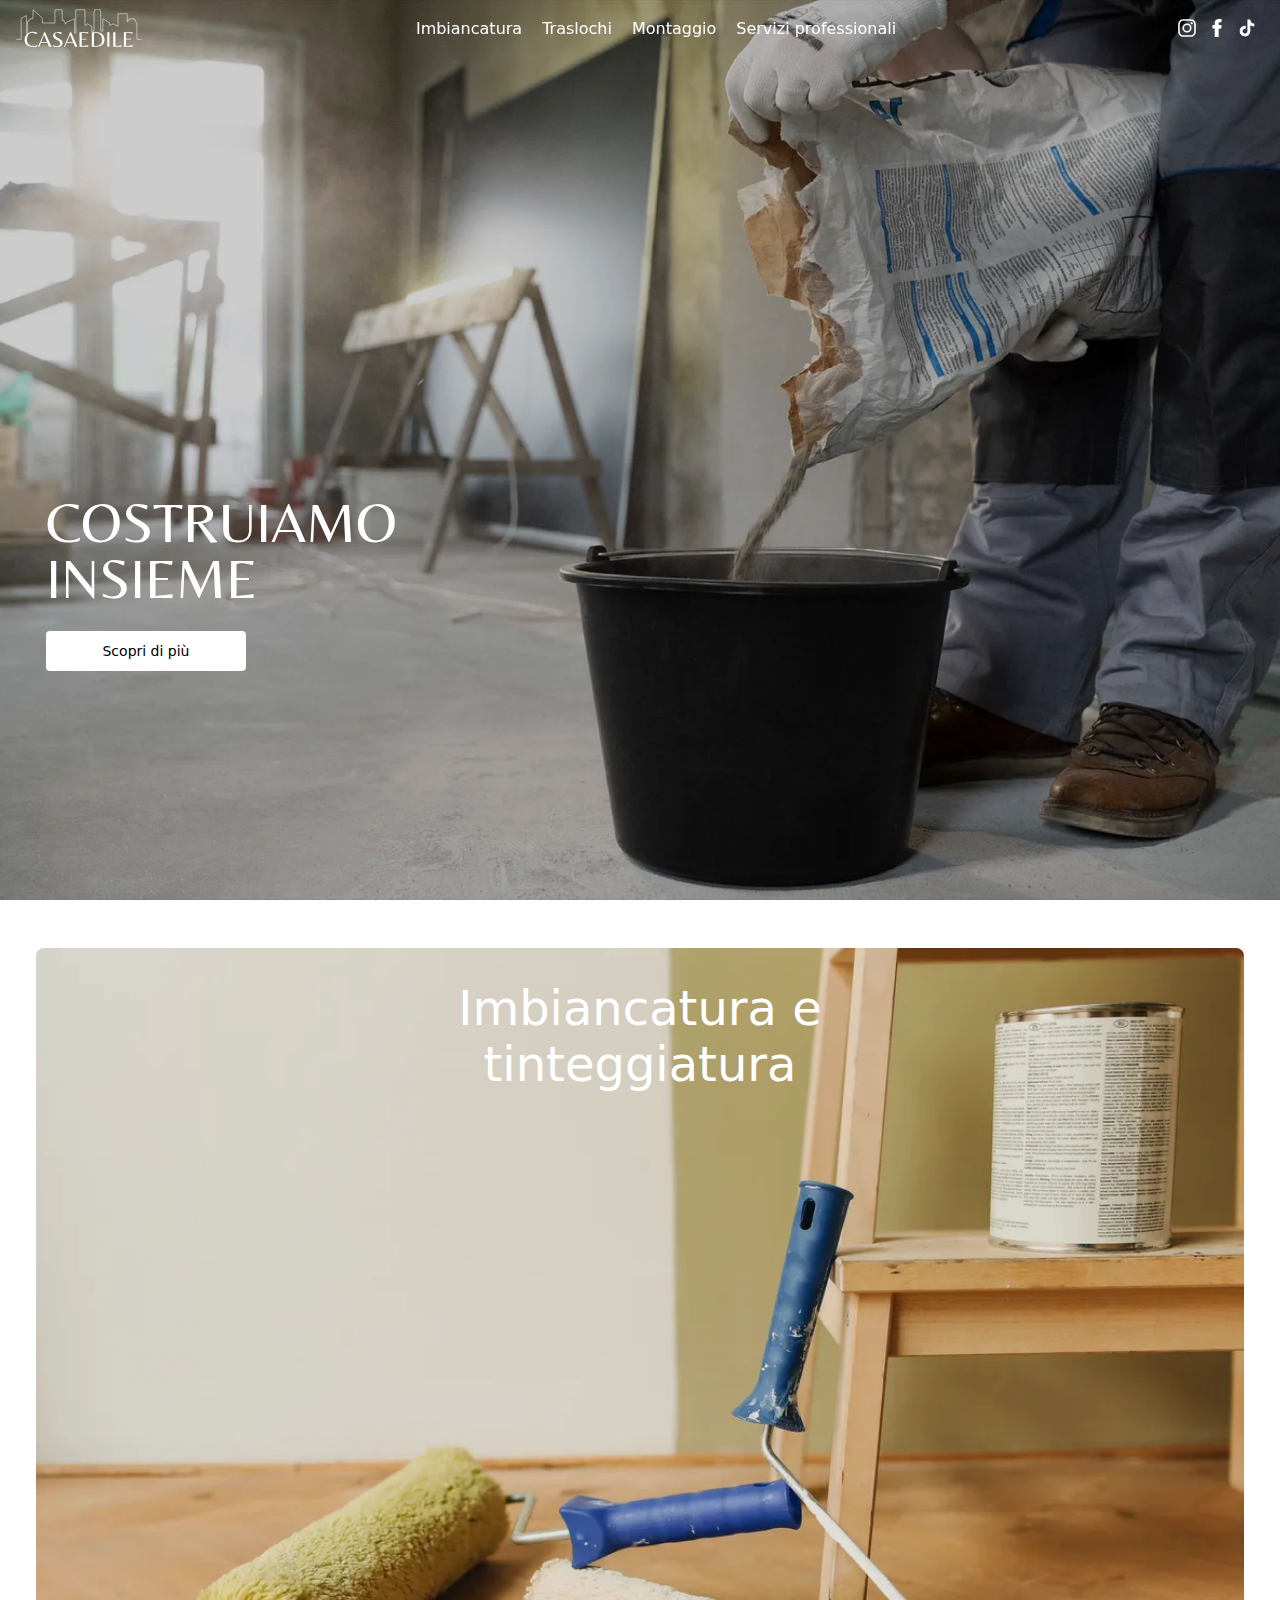
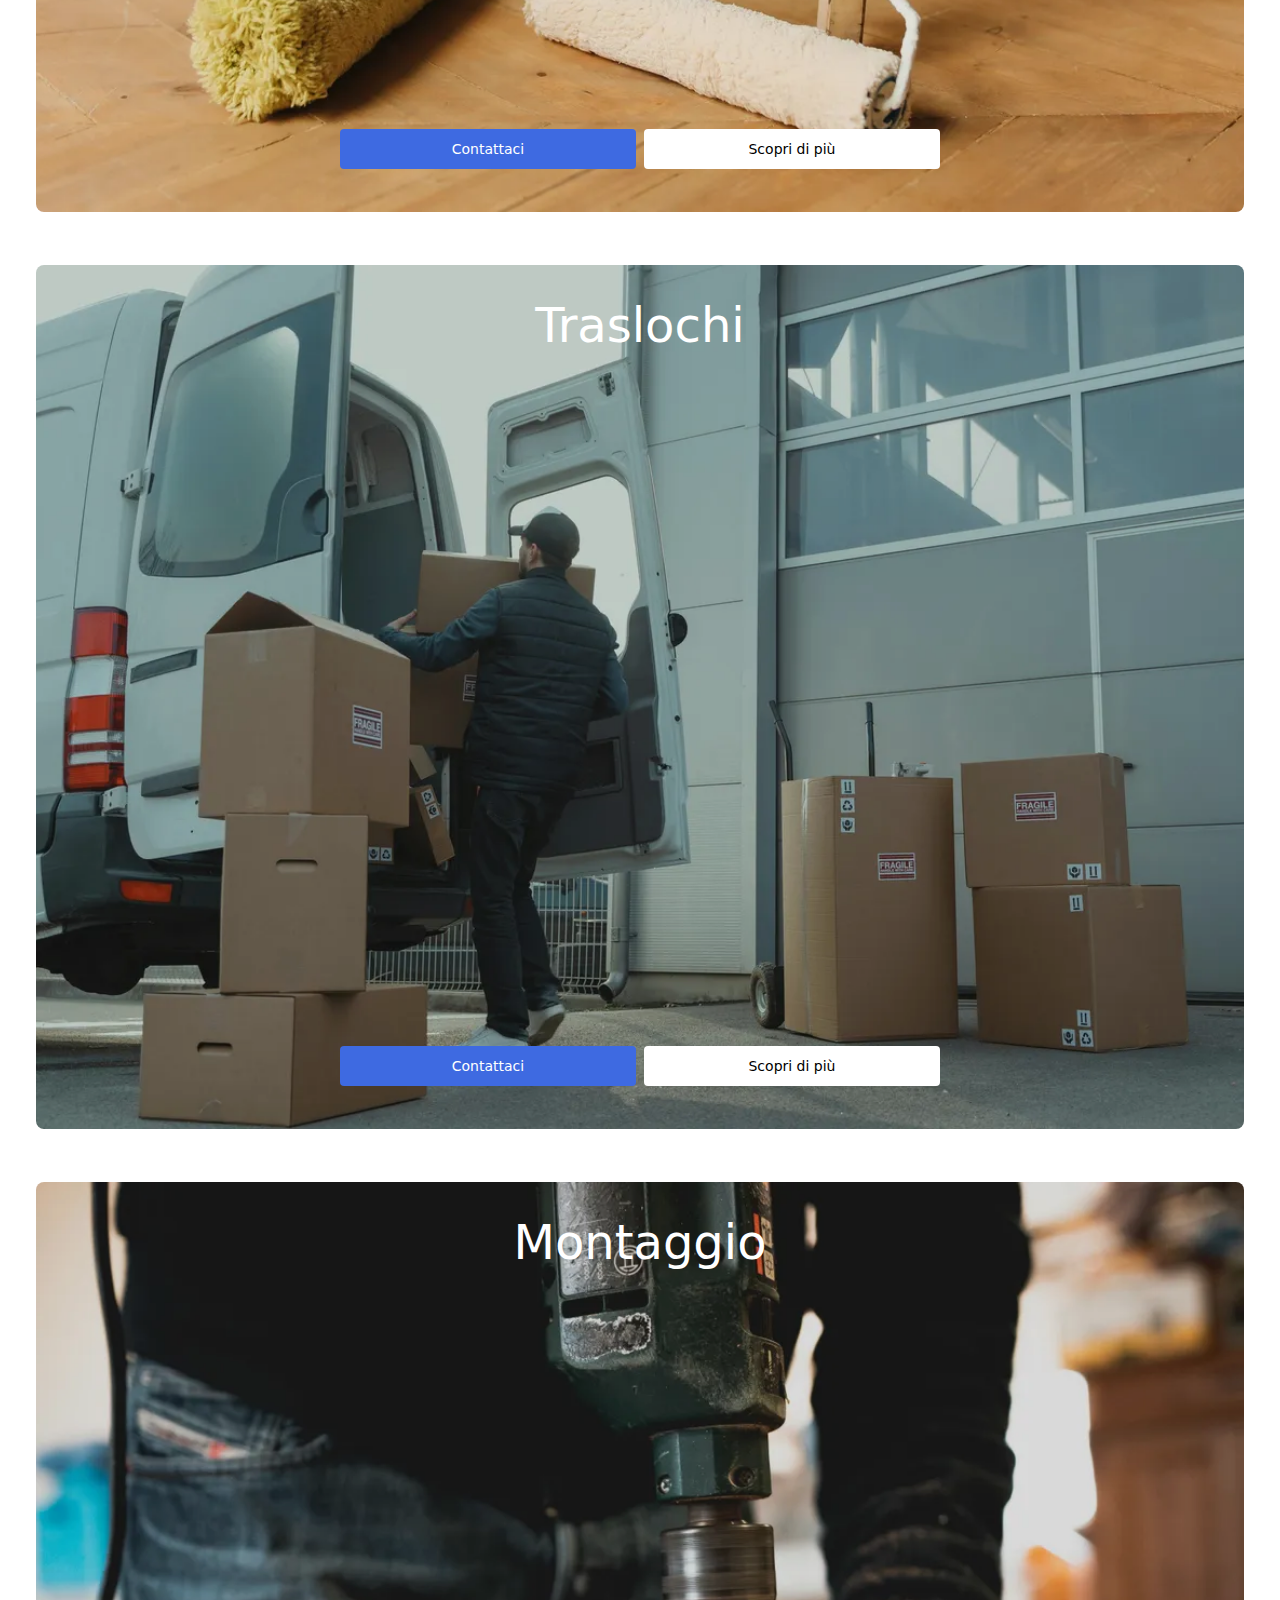
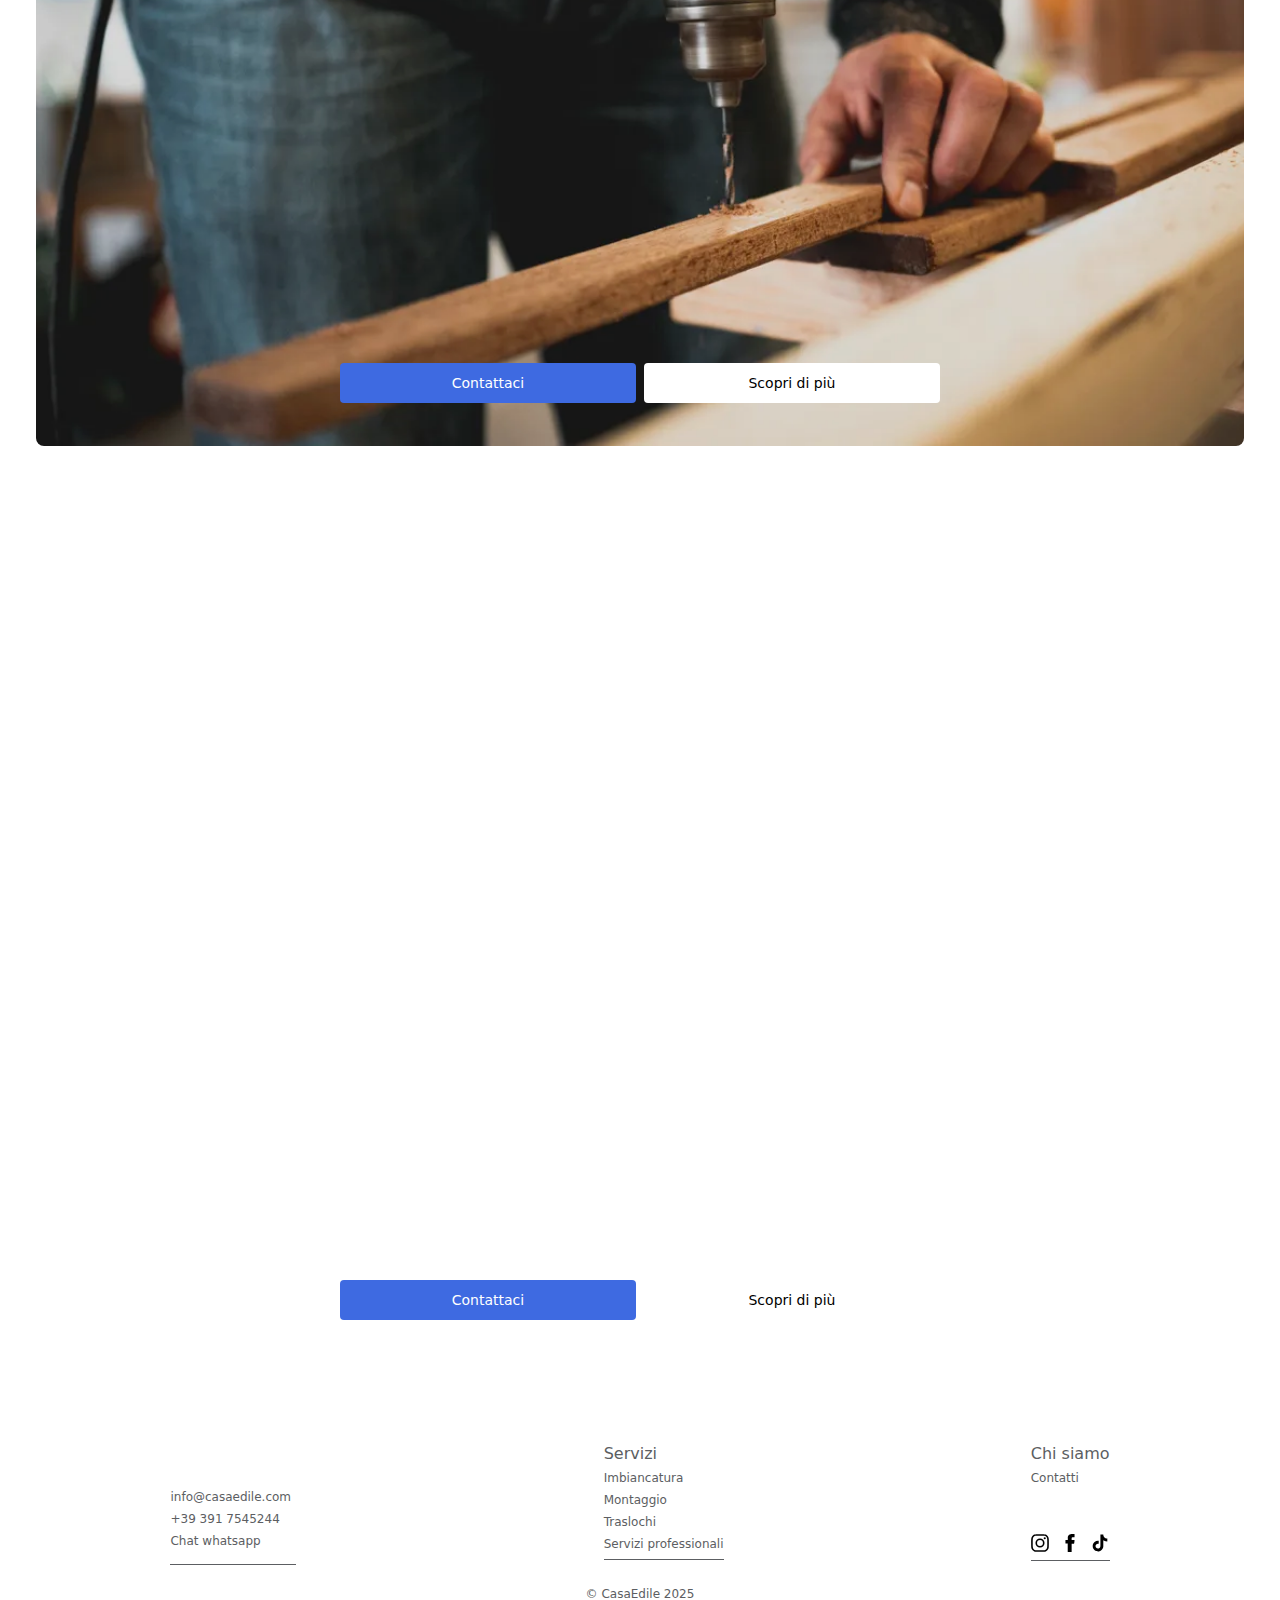
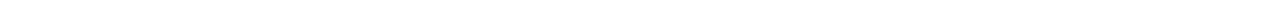
<file: index.html>
<!DOCTYPE html><html lang="it"> <head><meta charset="UTF-8"><meta name="description" content="CasaEdile è il tuo partner ideale per tinteggiature, montaggio, traslochi a Milano, Bergamo, Monza e in tutta la Lombardia"><meta name="viewport" content="width=device-width, initial-scale=1.0"><link rel="canonical" href="https://casaedile.com/"><link rel="icon" type="image/svg+xml" href="/favicon.svg"><meta name="generator" content="Astro v5.4.1"><title>Servizi professionali in Lombardia | CasaEdile</title><link rel="preconnect" href="https://fonts.googleapis.com"><link rel="preconnect" href="https://fonts.gstatic.com" crossorigin><link href="https://fonts.googleapis.com/css2?family=Belleza&family=Poppins:ital,wght@0,100;0,200;0,300;0,400;0,500;0,600;0,700;0,800;0,900;1,100;1,200;1,300;1,400;1,500;1,600;1,700;1,800;1,900&display=swap" rel="stylesheet"><!-- <link rel="preconnect" href="https://use.typekit.net" />
<link rel="stylesheet" href="https://use.typekit.net/pbh3rlf.css" /> --><meta name="astro-view-transitions-enabled" content="true"><meta name="astro-view-transitions-fallback" content="animate"><script type="module" src="/_astro/ClientRouter.astro_astro_type_script_index_0_lang.Cainpjm5.js"></script><link rel="stylesheet" href="/_astro/chi-siamo.Bkb7Zmq7.css">
<style>html{font-family:system-ui,sans-serif}html,body{margin:0}body{overflow-x:hidden}
.btn[data-astro-cid-6ygtcg62]{color:var(--textColor);background-color:var(--bgColor);block-size:40px;display:inline-flex;align-items:center;justify-content:center;margin-top:24px;border-radius:4px;box-shadow:inset 0 0 0 2px transparent;font-size:14px;font-weight:500;width:100%;white-space:nowrap}.btn[data-astro-cid-6ygtcg62] a[data-astro-cid-6ygtcg62]{text-decoration:none;color:inherit;padding:0 24px}#services[data-astro-cid-7fsfp5w6]{color:#fff}.service[data-astro-cid-7fsfp5w6]{margin:48px 36px;position:relative}.service[data-astro-cid-7fsfp5w6] img[data-astro-cid-7fsfp5w6]{height:96svh;width:100%;object-fit:cover;object-position:center;border-radius:8px;filter:brightness(.9);position:relative}.service[data-astro-cid-7fsfp5w6] .title[data-astro-cid-7fsfp5w6]{position:absolute;top:0;left:50%;transform:translate(-50%);font-size:48px;font-weight:500;text-align:center}.service[data-astro-cid-7fsfp5w6] .cta[data-astro-cid-7fsfp5w6]{position:absolute;bottom:48px;left:50%;transform:translate(-50%);font-size:48px;font-weight:500;display:flex;flex-direction:row;flex-wrap:nowrap;gap:8px;width:80%;max-width:600px}@media (orientation: portrait){.service[data-astro-cid-7fsfp5w6]{margin:48px 14px}.service[data-astro-cid-7fsfp5w6] img[data-astro-cid-7fsfp5w6]{height:80svh}}html{scroll-behavior:smooth}#hero-content>div.btn{width:200px}@media (max-width: 1200px){#hero-content>div.btn{width:148px}}@media (orientation: portrait){#hero-content>div.btn{width:100%}}main[data-astro-cid-j7pv25f6]{width:100%;font-size:20px;overflow-x:hidden}#hero[data-astro-cid-j7pv25f6]{height:100svh;position:relative}#hero[data-astro-cid-j7pv25f6] img[data-astro-cid-j7pv25f6]{height:100%;width:100%;object-fit:cover;object-position:center;filter:brightness(.8);z-index:-1;position:relative}#hero[data-astro-cid-j7pv25f6] #hero-content[data-astro-cid-j7pv25f6]{position:absolute;top:55%;margin-left:46px}#hero[data-astro-cid-j7pv25f6] #hero-text[data-astro-cid-j7pv25f6]{font-size:56px;font-weight:400;font-family:Belleza;text-transform:uppercase;line-height:1em;width:80%;min-width:312px;color:#fff}@media (max-width: 1200px){#hero[data-astro-cid-j7pv25f6] #hero-content[data-astro-cid-j7pv25f6]{top:initial;bottom:32px}#hero[data-astro-cid-j7pv25f6] #hero-text[data-astro-cid-j7pv25f6]{background:linear-gradient(332deg,#b4b4b4 9.66%,#513b2e 41.6%,#513b2e);-webkit-background-clip:text;-webkit-text-fill-color:transparent}}@media (max-width: 800px){#hero[data-astro-cid-j7pv25f6] #hero-text[data-astro-cid-j7pv25f6]{font-size:48px}}@media (orientation: portrait){#hero[data-astro-cid-j7pv25f6] #hero-content[data-astro-cid-j7pv25f6]{left:50%;transform:translate(-50%);margin:auto}}
.astro-route-announcer{position:absolute;left:0;top:0;clip:rect(0 0 0 0);clip-path:inset(50%);overflow:hidden;white-space:nowrap;width:1px;height:1px}
[data-astro-image]{width:100%;height:auto;object-fit:var(--fit);object-position:var(--pos);aspect-ratio:var(--w) / var(--h)}[data-astro-image=responsive]{max-width:calc(var(--w) * 1px);max-height:calc(var(--h) * 1px)}[data-astro-image=fixed]{width:calc(var(--w) * 1px);height:calc(var(--h) * 1px)}
@keyframes astroFadeInOut{0%{opacity:1}to{opacity:0}}@keyframes astroFadeIn{0%{opacity:0;mix-blend-mode:plus-lighter}to{opacity:1;mix-blend-mode:plus-lighter}}@keyframes astroFadeOut{0%{opacity:1;mix-blend-mode:plus-lighter}to{opacity:0;mix-blend-mode:plus-lighter}}@keyframes astroSlideFromRight{0%{transform:translate(100%)}}@keyframes astroSlideFromLeft{0%{transform:translate(-100%)}}@keyframes astroSlideToRight{to{transform:translate(100%)}}@keyframes astroSlideToLeft{to{transform:translate(-100%)}}@media (prefers-reduced-motion){::view-transition-group(*),::view-transition-old(*),::view-transition-new(*){animation:none!important}[data-astro-transition-scope]{animation:none!important}}
</style><style>[data-astro-transition-scope="astro-jzznfl5s-1"] { view-transition-name: __2f__astro_2fpainting_2eCU0CZ__iN_2ejpg; }@layer astro { ::view-transition-old(__2f__astro_2fpainting_2eCU0CZ__iN_2ejpg) { 
	animation-duration: 180ms;
	animation-timing-function: cubic-bezier(0.76, 0, 0.24, 1);
	animation-fill-mode: both;
	animation-name: astroFadeOut; }::view-transition-new(__2f__astro_2fpainting_2eCU0CZ__iN_2ejpg) { 
	animation-duration: 180ms;
	animation-timing-function: cubic-bezier(0.76, 0, 0.24, 1);
	animation-fill-mode: both;
	animation-name: astroFadeIn; }[data-astro-transition=back]::view-transition-old(__2f__astro_2fpainting_2eCU0CZ__iN_2ejpg) { 
	animation-duration: 180ms;
	animation-timing-function: cubic-bezier(0.76, 0, 0.24, 1);
	animation-fill-mode: both;
	animation-name: astroFadeOut; }[data-astro-transition=back]::view-transition-new(__2f__astro_2fpainting_2eCU0CZ__iN_2ejpg) { 
	animation-duration: 180ms;
	animation-timing-function: cubic-bezier(0.76, 0, 0.24, 1);
	animation-fill-mode: both;
	animation-name: astroFadeIn; } }[data-astro-transition-fallback="old"] [data-astro-transition-scope="astro-jzznfl5s-1"],
			[data-astro-transition-fallback="old"][data-astro-transition-scope="astro-jzznfl5s-1"] { 
	animation-duration: 180ms;
	animation-timing-function: cubic-bezier(0.76, 0, 0.24, 1);
	animation-fill-mode: both;
	animation-name: astroFadeOut; }[data-astro-transition-fallback="new"] [data-astro-transition-scope="astro-jzznfl5s-1"],
			[data-astro-transition-fallback="new"][data-astro-transition-scope="astro-jzznfl5s-1"] { 
	animation-duration: 180ms;
	animation-timing-function: cubic-bezier(0.76, 0, 0.24, 1);
	animation-fill-mode: both;
	animation-name: astroFadeIn; }[data-astro-transition=back][data-astro-transition-fallback="old"] [data-astro-transition-scope="astro-jzznfl5s-1"],
			[data-astro-transition=back][data-astro-transition-fallback="old"][data-astro-transition-scope="astro-jzznfl5s-1"] { 
	animation-duration: 180ms;
	animation-timing-function: cubic-bezier(0.76, 0, 0.24, 1);
	animation-fill-mode: both;
	animation-name: astroFadeOut; }[data-astro-transition=back][data-astro-transition-fallback="new"] [data-astro-transition-scope="astro-jzznfl5s-1"],
			[data-astro-transition=back][data-astro-transition-fallback="new"][data-astro-transition-scope="astro-jzznfl5s-1"] { 
	animation-duration: 180ms;
	animation-timing-function: cubic-bezier(0.76, 0, 0.24, 1);
	animation-fill-mode: both;
	animation-name: astroFadeIn; }</style><style>[data-astro-transition-scope="astro-yv2ln3lg-2"] { view-transition-name: __2f__astro_2fmoving-1_2eDsKIWTM7_2ejpg; }@layer astro { ::view-transition-old(__2f__astro_2fmoving-1_2eDsKIWTM7_2ejpg) { 
	animation-duration: 180ms;
	animation-timing-function: cubic-bezier(0.76, 0, 0.24, 1);
	animation-fill-mode: both;
	animation-name: astroFadeOut; }::view-transition-new(__2f__astro_2fmoving-1_2eDsKIWTM7_2ejpg) { 
	animation-duration: 180ms;
	animation-timing-function: cubic-bezier(0.76, 0, 0.24, 1);
	animation-fill-mode: both;
	animation-name: astroFadeIn; }[data-astro-transition=back]::view-transition-old(__2f__astro_2fmoving-1_2eDsKIWTM7_2ejpg) { 
	animation-duration: 180ms;
	animation-timing-function: cubic-bezier(0.76, 0, 0.24, 1);
	animation-fill-mode: both;
	animation-name: astroFadeOut; }[data-astro-transition=back]::view-transition-new(__2f__astro_2fmoving-1_2eDsKIWTM7_2ejpg) { 
	animation-duration: 180ms;
	animation-timing-function: cubic-bezier(0.76, 0, 0.24, 1);
	animation-fill-mode: both;
	animation-name: astroFadeIn; } }[data-astro-transition-fallback="old"] [data-astro-transition-scope="astro-yv2ln3lg-2"],
			[data-astro-transition-fallback="old"][data-astro-transition-scope="astro-yv2ln3lg-2"] { 
	animation-duration: 180ms;
	animation-timing-function: cubic-bezier(0.76, 0, 0.24, 1);
	animation-fill-mode: both;
	animation-name: astroFadeOut; }[data-astro-transition-fallback="new"] [data-astro-transition-scope="astro-yv2ln3lg-2"],
			[data-astro-transition-fallback="new"][data-astro-transition-scope="astro-yv2ln3lg-2"] { 
	animation-duration: 180ms;
	animation-timing-function: cubic-bezier(0.76, 0, 0.24, 1);
	animation-fill-mode: both;
	animation-name: astroFadeIn; }[data-astro-transition=back][data-astro-transition-fallback="old"] [data-astro-transition-scope="astro-yv2ln3lg-2"],
			[data-astro-transition=back][data-astro-transition-fallback="old"][data-astro-transition-scope="astro-yv2ln3lg-2"] { 
	animation-duration: 180ms;
	animation-timing-function: cubic-bezier(0.76, 0, 0.24, 1);
	animation-fill-mode: both;
	animation-name: astroFadeOut; }[data-astro-transition=back][data-astro-transition-fallback="new"] [data-astro-transition-scope="astro-yv2ln3lg-2"],
			[data-astro-transition=back][data-astro-transition-fallback="new"][data-astro-transition-scope="astro-yv2ln3lg-2"] { 
	animation-duration: 180ms;
	animation-timing-function: cubic-bezier(0.76, 0, 0.24, 1);
	animation-fill-mode: both;
	animation-name: astroFadeIn; }</style><style>[data-astro-transition-scope="astro-6yu4twbq-3"] { view-transition-name: __2f__astro_2fassembly-2_2eCQXW2c__u_2ejpg; }@layer astro { ::view-transition-old(__2f__astro_2fassembly-2_2eCQXW2c__u_2ejpg) { 
	animation-duration: 180ms;
	animation-timing-function: cubic-bezier(0.76, 0, 0.24, 1);
	animation-fill-mode: both;
	animation-name: astroFadeOut; }::view-transition-new(__2f__astro_2fassembly-2_2eCQXW2c__u_2ejpg) { 
	animation-duration: 180ms;
	animation-timing-function: cubic-bezier(0.76, 0, 0.24, 1);
	animation-fill-mode: both;
	animation-name: astroFadeIn; }[data-astro-transition=back]::view-transition-old(__2f__astro_2fassembly-2_2eCQXW2c__u_2ejpg) { 
	animation-duration: 180ms;
	animation-timing-function: cubic-bezier(0.76, 0, 0.24, 1);
	animation-fill-mode: both;
	animation-name: astroFadeOut; }[data-astro-transition=back]::view-transition-new(__2f__astro_2fassembly-2_2eCQXW2c__u_2ejpg) { 
	animation-duration: 180ms;
	animation-timing-function: cubic-bezier(0.76, 0, 0.24, 1);
	animation-fill-mode: both;
	animation-name: astroFadeIn; } }[data-astro-transition-fallback="old"] [data-astro-transition-scope="astro-6yu4twbq-3"],
			[data-astro-transition-fallback="old"][data-astro-transition-scope="astro-6yu4twbq-3"] { 
	animation-duration: 180ms;
	animation-timing-function: cubic-bezier(0.76, 0, 0.24, 1);
	animation-fill-mode: both;
	animation-name: astroFadeOut; }[data-astro-transition-fallback="new"] [data-astro-transition-scope="astro-6yu4twbq-3"],
			[data-astro-transition-fallback="new"][data-astro-transition-scope="astro-6yu4twbq-3"] { 
	animation-duration: 180ms;
	animation-timing-function: cubic-bezier(0.76, 0, 0.24, 1);
	animation-fill-mode: both;
	animation-name: astroFadeIn; }[data-astro-transition=back][data-astro-transition-fallback="old"] [data-astro-transition-scope="astro-6yu4twbq-3"],
			[data-astro-transition=back][data-astro-transition-fallback="old"][data-astro-transition-scope="astro-6yu4twbq-3"] { 
	animation-duration: 180ms;
	animation-timing-function: cubic-bezier(0.76, 0, 0.24, 1);
	animation-fill-mode: both;
	animation-name: astroFadeOut; }[data-astro-transition=back][data-astro-transition-fallback="new"] [data-astro-transition-scope="astro-6yu4twbq-3"],
			[data-astro-transition=back][data-astro-transition-fallback="new"][data-astro-transition-scope="astro-6yu4twbq-3"] { 
	animation-duration: 180ms;
	animation-timing-function: cubic-bezier(0.76, 0, 0.24, 1);
	animation-fill-mode: both;
	animation-name: astroFadeIn; }</style><style>[data-astro-transition-scope="astro-bnjq74b4-4"] { view-transition-name: __2f__astro_2flivella_2eC0pI7UQQ_2ejpg; }@layer astro { ::view-transition-old(__2f__astro_2flivella_2eC0pI7UQQ_2ejpg) { 
	animation-duration: 180ms;
	animation-timing-function: cubic-bezier(0.76, 0, 0.24, 1);
	animation-fill-mode: both;
	animation-name: astroFadeOut; }::view-transition-new(__2f__astro_2flivella_2eC0pI7UQQ_2ejpg) { 
	animation-duration: 180ms;
	animation-timing-function: cubic-bezier(0.76, 0, 0.24, 1);
	animation-fill-mode: both;
	animation-name: astroFadeIn; }[data-astro-transition=back]::view-transition-old(__2f__astro_2flivella_2eC0pI7UQQ_2ejpg) { 
	animation-duration: 180ms;
	animation-timing-function: cubic-bezier(0.76, 0, 0.24, 1);
	animation-fill-mode: both;
	animation-name: astroFadeOut; }[data-astro-transition=back]::view-transition-new(__2f__astro_2flivella_2eC0pI7UQQ_2ejpg) { 
	animation-duration: 180ms;
	animation-timing-function: cubic-bezier(0.76, 0, 0.24, 1);
	animation-fill-mode: both;
	animation-name: astroFadeIn; } }[data-astro-transition-fallback="old"] [data-astro-transition-scope="astro-bnjq74b4-4"],
			[data-astro-transition-fallback="old"][data-astro-transition-scope="astro-bnjq74b4-4"] { 
	animation-duration: 180ms;
	animation-timing-function: cubic-bezier(0.76, 0, 0.24, 1);
	animation-fill-mode: both;
	animation-name: astroFadeOut; }[data-astro-transition-fallback="new"] [data-astro-transition-scope="astro-bnjq74b4-4"],
			[data-astro-transition-fallback="new"][data-astro-transition-scope="astro-bnjq74b4-4"] { 
	animation-duration: 180ms;
	animation-timing-function: cubic-bezier(0.76, 0, 0.24, 1);
	animation-fill-mode: both;
	animation-name: astroFadeIn; }[data-astro-transition=back][data-astro-transition-fallback="old"] [data-astro-transition-scope="astro-bnjq74b4-4"],
			[data-astro-transition=back][data-astro-transition-fallback="old"][data-astro-transition-scope="astro-bnjq74b4-4"] { 
	animation-duration: 180ms;
	animation-timing-function: cubic-bezier(0.76, 0, 0.24, 1);
	animation-fill-mode: both;
	animation-name: astroFadeOut; }[data-astro-transition=back][data-astro-transition-fallback="new"] [data-astro-transition-scope="astro-bnjq74b4-4"],
			[data-astro-transition=back][data-astro-transition-fallback="new"][data-astro-transition-scope="astro-bnjq74b4-4"] { 
	animation-duration: 180ms;
	animation-timing-function: cubic-bezier(0.76, 0, 0.24, 1);
	animation-fill-mode: both;
	animation-name: astroFadeIn; }</style></head> <body> <header id="header" data-astro-cid-hnhh3bfe> <div class="header-content" data-astro-cid-hnhh3bfe> <div class="logo" data-astro-cid-hnhh3bfe> <a href="/" data-astro-cid-hnhh3bfe> <img src="/_astro/logo-extended_white.JOrFjW1k_Z1J7stb.svg" id="logo-white" alt="logo casaedile" width="126" height="38" loading="lazy" decoding="async"> <img src="/_astro/logo-extended_dark.B0s3GiE3_TBhYn.svg" id="logo-dark" alt="logo casaedile" width="126" height="38" loading="lazy" decoding="async"> </a> </div> <nav class="services" data-astro-cid-hnhh3bfe> <a href="/services/imbiancatura-tinteggiatura" data-astro-cid-hnhh3bfe>Imbiancatura</a><a href="/services/traslochi" data-astro-cid-hnhh3bfe>Traslochi</a><a href="/services/montaggio" data-astro-cid-hnhh3bfe>Montaggio</a><a href="/services/servizi-professionali" data-astro-cid-hnhh3bfe>Servizi professionali</a> </nav> <!-- <div class="call-to-action">
      <a href="/contacts">
        <button class="btn">
          <span> Contattaci </span>
        </button>
      </a>
    </div> --> <div class="socials" data-astro-cid-hnhh3bfe> <div class="socials" data-astro-cid-47w6s6lx> <div class="instagram logo" data-astro-cid-47w6s6lx> <a target="_blank" href="https://www.instagram.com/casaedile/" data-astro-cid-47w6s6lx> <svg xmlns="http://www.w3.org/2000/svg" viewBox="0 0 512 512" data-astro-cid-47w6s6lx> <path d="M256,49.471c67.266,0,75.233.257,101.8,1.469,24.562,1.121,37.9,5.224,46.778,8.674a78.052,78.052,0,0,1,28.966,18.845,78.052,78.052,0,0,1,18.845,28.966c3.45,8.877,7.554,22.216,8.674,46.778,1.212,26.565,1.469,34.532,1.469,101.8s-0.257,75.233-1.469,101.8c-1.121,24.562-5.225,37.9-8.674,46.778a83.427,83.427,0,0,1-47.811,47.811c-8.877,3.45-22.216,7.554-46.778,8.674-26.56,1.212-34.527,1.469-101.8,1.469s-75.237-.257-101.8-1.469c-24.562-1.121-37.9-5.225-46.778-8.674a78.051,78.051,0,0,1-28.966-18.845,78.053,78.053,0,0,1-18.845-28.966c-3.45-8.877-7.554-22.216-8.674-46.778-1.212-26.564-1.469-34.532-1.469-101.8s0.257-75.233,1.469-101.8c1.121-24.562,5.224-37.9,8.674-46.778A78.052,78.052,0,0,1,78.458,78.458a78.053,78.053,0,0,1,28.966-18.845c8.877-3.45,22.216-7.554,46.778-8.674,26.565-1.212,34.532-1.469,101.8-1.469m0-45.391c-68.418,0-77,.29-103.866,1.516-26.815,1.224-45.127,5.482-61.151,11.71a123.488,123.488,0,0,0-44.62,29.057A123.488,123.488,0,0,0,17.3,90.982C11.077,107.007,6.819,125.319,5.6,152.134,4.369,179,4.079,187.582,4.079,256S4.369,333,5.6,359.866c1.224,26.815,5.482,45.127,11.71,61.151a123.489,123.489,0,0,0,29.057,44.62,123.486,123.486,0,0,0,44.62,29.057c16.025,6.228,34.337,10.486,61.151,11.71,26.87,1.226,35.449,1.516,103.866,1.516s77-.29,103.866-1.516c26.815-1.224,45.127-5.482,61.151-11.71a128.817,128.817,0,0,0,73.677-73.677c6.228-16.025,10.486-34.337,11.71-61.151,1.226-26.87,1.516-35.449,1.516-103.866s-0.29-77-1.516-103.866c-1.224-26.815-5.482-45.127-11.71-61.151a123.486,123.486,0,0,0-29.057-44.62A123.487,123.487,0,0,0,421.018,17.3C404.993,11.077,386.681,6.819,359.866,5.6,333,4.369,324.418,4.079,256,4.079h0Z" data-astro-cid-47w6s6lx></path> <path d="M256,126.635A129.365,129.365,0,1,0,385.365,256,129.365,129.365,0,0,0,256,126.635Zm0,213.338A83.973,83.973,0,1,1,339.974,256,83.974,83.974,0,0,1,256,339.973Z" data-astro-cid-47w6s6lx></path> <circle cx="390.476" cy="121.524" r="30.23" data-astro-cid-47w6s6lx></circle> </svg> </a> </div> <div class="facebook logo" data-astro-cid-47w6s6lx> <a target="_blank" href="https://www.facebook.com/profile.php?id=61568533520213" data-astro-cid-47w6s6lx> <svg height="800px" width="800px" version="1.1" id="Layer_1" xmlns="http://www.w3.org/2000/svg" xmlns:xlink="http://www.w3.org/1999/xlink" viewBox="0 0 310 310" xml:space="preserve" data-astro-cid-47w6s6lx> <g id="XMLID_834_" data-astro-cid-47w6s6lx> <path id="XMLID_835_" d="M81.703,165.106h33.981V305c0,2.762,2.238,5,5,5h57.616c2.762,0,5-2.238,5-5V165.765h39.064
       c2.54,0,4.677-1.906,4.967-4.429l5.933-51.502c0.163-1.417-0.286-2.836-1.234-3.899c-0.949-1.064-2.307-1.673-3.732-1.673h-44.996
       V71.978c0-9.732,5.24-14.667,15.576-14.667c1.473,0,29.42,0,29.42,0c2.762,0,5-2.239,5-5V5.037c0-2.762-2.238-5-5-5h-40.545
       C187.467,0.023,186.832,0,185.896,0c-7.035,0-31.488,1.381-50.804,19.151c-21.402,19.692-18.427,43.27-17.716,47.358v37.752H81.703
       c-2.762,0-5,2.238-5,5v50.844C76.703,162.867,78.941,165.106,81.703,165.106z" data-astro-cid-47w6s6lx></path> </g> </svg> </a> </div> <!-- <div class="youtube logo">
    <a target="_blank" href="https://www.instagram.com/casaedile/">
      <svg
        id="Layer_1"
        data-name="Layer 1"
        xmlns="http://www.w3.org/2000/svg"
        viewBox="0 0 71.41 50"
      >
        <path
          class="cls-1"
          d="M69.94,7.82c-.82-3.06-3.24-5.47-6.29-6.29-5.59-1.53-27.94-1.53-27.94-1.53,0,0-22.35,0-27.94,1.47-3,.82-5.47,3.29-6.29,6.35C0,13.41,0,25,0,25c0,0,0,11.65,1.47,17.18.82,3.06,3.24,5.47,6.29,6.29,5.65,1.53,27.94,1.53,27.94,1.53,0,0,22.35,0,27.94-1.47,3.06-.82,5.47-3.24,6.29-6.29,1.47-5.59,1.47-17.18,1.47-17.18,0,0,.06-11.65-1.47-17.24ZM28.59,35.71V14.29l18.59,10.71-18.59,10.71Z"
        ></path>
      </svg>
    </a>
  </div> --> <div class="tiktok logo" data-astro-cid-47w6s6lx> <a target="_blank" href="https://www.tiktok.com/@casaedile" data-astro-cid-47w6s6lx> <svg xmlns="http://www.w3.org/2000/svg" fill="#000000" width="800px" height="800px" viewBox="0 0 512 512" id="icons" data-astro-cid-47w6s6lx><path d="M412.19,118.66a109.27,109.27,0,0,1-9.45-5.5,132.87,132.87,0,0,1-24.27-20.62c-18.1-20.71-24.86-41.72-27.35-56.43h.1C349.14,23.9,350,16,350.13,16H267.69V334.78c0,4.28,0,8.51-.18,12.69,0,.52-.05,1-.08,1.56,0,.23,0,.47-.05.71,0,.06,0,.12,0,.18a70,70,0,0,1-35.22,55.56,68.8,68.8,0,0,1-34.11,9c-38.41,0-69.54-31.32-69.54-70s31.13-70,69.54-70a68.9,68.9,0,0,1,21.41,3.39l.1-83.94a153.14,153.14,0,0,0-118,34.52,161.79,161.79,0,0,0-35.3,43.53c-3.48,6-16.61,30.11-18.2,69.24-1,22.21,5.67,45.22,8.85,54.73v.2c2,5.6,9.75,24.71,22.38,40.82A167.53,167.53,0,0,0,115,470.66v-.2l.2.2C155.11,497.78,199.36,496,199.36,496c7.66-.31,33.32,0,62.46-13.81,32.32-15.31,50.72-38.12,50.72-38.12a158.46,158.46,0,0,0,27.64-45.93c7.46-19.61,9.95-43.13,9.95-52.53V176.49c1,.6,14.32,9.41,14.32,9.41s19.19,12.3,49.13,20.31c21.48,5.7,50.42,6.9,50.42,6.9V131.27C453.86,132.37,433.27,129.17,412.19,118.66Z" data-astro-cid-47w6s6lx></path></svg> </a> </div> </div>  </div> <button class="menu-button" id="menuButton" data-astro-cid-hnhh3bfe> &#9776; </button> </div> </header> <div class="drawer" id="drawer" data-astro-cid-hnhh3bfe> <div id="drawer-content" data-astro-cid-hnhh3bfe> <div id="drawer-header" data-astro-cid-hnhh3bfe> <button id="close-menu-button" data-astro-cid-hnhh3bfe> <svg xmlns="http://www.w3.org/2000/svg" height="20px" viewBox="0 -960 960 960" width="20px" fill="#5f6368" data-astro-cid-hnhh3bfe><path d="m291-240-51-51 189-189-189-189 51-51 189 189 189-189 51 51-189 189 189 189-51 51-189-189-189 189Z" data-astro-cid-hnhh3bfe></path></svg> </button> </div> <div id="drawer-menu" data-astro-cid-hnhh3bfe> <nav class="services" data-astro-cid-hnhh3bfe> <div class="menu-section" data-astro-cid-hnhh3bfe> <a href="/services/imbiancatura-tinteggiatura" data-astro-cid-hnhh3bfe> <span data-astro-cid-hnhh3bfe> Imbiancatura </span> <svg xmlns="http://www.w3.org/2000/svg" height="20px" viewBox="0 -960 960 960" width="20px" fill="#5f6368"> <path d="M522-480 333-669l51-51 240 240-240 240-51-51 189-189Z"></path> </svg> </a><a href="/services/traslochi" data-astro-cid-hnhh3bfe> <span data-astro-cid-hnhh3bfe> Traslochi </span> <svg xmlns="http://www.w3.org/2000/svg" height="20px" viewBox="0 -960 960 960" width="20px" fill="#5f6368"> <path d="M522-480 333-669l51-51 240 240-240 240-51-51 189-189Z"></path> </svg> </a><a href="/services/montaggio" data-astro-cid-hnhh3bfe> <span data-astro-cid-hnhh3bfe> Montaggio </span> <svg xmlns="http://www.w3.org/2000/svg" height="20px" viewBox="0 -960 960 960" width="20px" fill="#5f6368"> <path d="M522-480 333-669l51-51 240 240-240 240-51-51 189-189Z"></path> </svg> </a><a href="/services/servizi-professionali" data-astro-cid-hnhh3bfe> <span data-astro-cid-hnhh3bfe> Servizi professionali </span> <svg xmlns="http://www.w3.org/2000/svg" height="20px" viewBox="0 -960 960 960" width="20px" fill="#5f6368"> <path d="M522-480 333-669l51-51 240 240-240 240-51-51 189-189Z"></path> </svg> </a> </div><div class="menu-section" data-astro-cid-hnhh3bfe> <a href="/contacts" data-astro-cid-hnhh3bfe> <span data-astro-cid-hnhh3bfe> Contatti </span> <svg xmlns="http://www.w3.org/2000/svg" height="20px" viewBox="0 -960 960 960" width="20px" fill="#5f6368"> <path d="M522-480 333-669l51-51 240 240-240 240-51-51 189-189Z"></path> </svg> </a><a href="/chi-siamo" data-astro-cid-hnhh3bfe> <span data-astro-cid-hnhh3bfe> Chi siamo </span> <svg xmlns="http://www.w3.org/2000/svg" height="20px" viewBox="0 -960 960 960" width="20px" fill="#5f6368"> <path d="M522-480 333-669l51-51 240 240-240 240-51-51 189-189Z"></path> </svg> </a> </div> </nav> <div class="call-to-action" data-astro-cid-hnhh3bfe> <div class="socials" data-astro-cid-47w6s6lx> <div class="instagram logo" data-astro-cid-47w6s6lx> <a target="_blank" href="https://www.instagram.com/casaedile/" data-astro-cid-47w6s6lx> <svg xmlns="http://www.w3.org/2000/svg" viewBox="0 0 512 512" data-astro-cid-47w6s6lx> <path d="M256,49.471c67.266,0,75.233.257,101.8,1.469,24.562,1.121,37.9,5.224,46.778,8.674a78.052,78.052,0,0,1,28.966,18.845,78.052,78.052,0,0,1,18.845,28.966c3.45,8.877,7.554,22.216,8.674,46.778,1.212,26.565,1.469,34.532,1.469,101.8s-0.257,75.233-1.469,101.8c-1.121,24.562-5.225,37.9-8.674,46.778a83.427,83.427,0,0,1-47.811,47.811c-8.877,3.45-22.216,7.554-46.778,8.674-26.56,1.212-34.527,1.469-101.8,1.469s-75.237-.257-101.8-1.469c-24.562-1.121-37.9-5.225-46.778-8.674a78.051,78.051,0,0,1-28.966-18.845,78.053,78.053,0,0,1-18.845-28.966c-3.45-8.877-7.554-22.216-8.674-46.778-1.212-26.564-1.469-34.532-1.469-101.8s0.257-75.233,1.469-101.8c1.121-24.562,5.224-37.9,8.674-46.778A78.052,78.052,0,0,1,78.458,78.458a78.053,78.053,0,0,1,28.966-18.845c8.877-3.45,22.216-7.554,46.778-8.674,26.565-1.212,34.532-1.469,101.8-1.469m0-45.391c-68.418,0-77,.29-103.866,1.516-26.815,1.224-45.127,5.482-61.151,11.71a123.488,123.488,0,0,0-44.62,29.057A123.488,123.488,0,0,0,17.3,90.982C11.077,107.007,6.819,125.319,5.6,152.134,4.369,179,4.079,187.582,4.079,256S4.369,333,5.6,359.866c1.224,26.815,5.482,45.127,11.71,61.151a123.489,123.489,0,0,0,29.057,44.62,123.486,123.486,0,0,0,44.62,29.057c16.025,6.228,34.337,10.486,61.151,11.71,26.87,1.226,35.449,1.516,103.866,1.516s77-.29,103.866-1.516c26.815-1.224,45.127-5.482,61.151-11.71a128.817,128.817,0,0,0,73.677-73.677c6.228-16.025,10.486-34.337,11.71-61.151,1.226-26.87,1.516-35.449,1.516-103.866s-0.29-77-1.516-103.866c-1.224-26.815-5.482-45.127-11.71-61.151a123.486,123.486,0,0,0-29.057-44.62A123.487,123.487,0,0,0,421.018,17.3C404.993,11.077,386.681,6.819,359.866,5.6,333,4.369,324.418,4.079,256,4.079h0Z" data-astro-cid-47w6s6lx></path> <path d="M256,126.635A129.365,129.365,0,1,0,385.365,256,129.365,129.365,0,0,0,256,126.635Zm0,213.338A83.973,83.973,0,1,1,339.974,256,83.974,83.974,0,0,1,256,339.973Z" data-astro-cid-47w6s6lx></path> <circle cx="390.476" cy="121.524" r="30.23" data-astro-cid-47w6s6lx></circle> </svg> </a> </div> <div class="facebook logo" data-astro-cid-47w6s6lx> <a target="_blank" href="https://www.facebook.com/profile.php?id=61568533520213" data-astro-cid-47w6s6lx> <svg height="800px" width="800px" version="1.1" id="Layer_1" xmlns="http://www.w3.org/2000/svg" xmlns:xlink="http://www.w3.org/1999/xlink" viewBox="0 0 310 310" xml:space="preserve" data-astro-cid-47w6s6lx> <g id="XMLID_834_" data-astro-cid-47w6s6lx> <path id="XMLID_835_" d="M81.703,165.106h33.981V305c0,2.762,2.238,5,5,5h57.616c2.762,0,5-2.238,5-5V165.765h39.064
       c2.54,0,4.677-1.906,4.967-4.429l5.933-51.502c0.163-1.417-0.286-2.836-1.234-3.899c-0.949-1.064-2.307-1.673-3.732-1.673h-44.996
       V71.978c0-9.732,5.24-14.667,15.576-14.667c1.473,0,29.42,0,29.42,0c2.762,0,5-2.239,5-5V5.037c0-2.762-2.238-5-5-5h-40.545
       C187.467,0.023,186.832,0,185.896,0c-7.035,0-31.488,1.381-50.804,19.151c-21.402,19.692-18.427,43.27-17.716,47.358v37.752H81.703
       c-2.762,0-5,2.238-5,5v50.844C76.703,162.867,78.941,165.106,81.703,165.106z" data-astro-cid-47w6s6lx></path> </g> </svg> </a> </div> <!-- <div class="youtube logo">
    <a target="_blank" href="https://www.instagram.com/casaedile/">
      <svg
        id="Layer_1"
        data-name="Layer 1"
        xmlns="http://www.w3.org/2000/svg"
        viewBox="0 0 71.41 50"
      >
        <path
          class="cls-1"
          d="M69.94,7.82c-.82-3.06-3.24-5.47-6.29-6.29-5.59-1.53-27.94-1.53-27.94-1.53,0,0-22.35,0-27.94,1.47-3,.82-5.47,3.29-6.29,6.35C0,13.41,0,25,0,25c0,0,0,11.65,1.47,17.18.82,3.06,3.24,5.47,6.29,6.29,5.65,1.53,27.94,1.53,27.94,1.53,0,0,22.35,0,27.94-1.47,3.06-.82,5.47-3.24,6.29-6.29,1.47-5.59,1.47-17.18,1.47-17.18,0,0,.06-11.65-1.47-17.24ZM28.59,35.71V14.29l18.59,10.71-18.59,10.71Z"
        ></path>
      </svg>
    </a>
  </div> --> <div class="tiktok logo" data-astro-cid-47w6s6lx> <a target="_blank" href="https://www.tiktok.com/@casaedile" data-astro-cid-47w6s6lx> <svg xmlns="http://www.w3.org/2000/svg" fill="#000000" width="800px" height="800px" viewBox="0 0 512 512" id="icons" data-astro-cid-47w6s6lx><path d="M412.19,118.66a109.27,109.27,0,0,1-9.45-5.5,132.87,132.87,0,0,1-24.27-20.62c-18.1-20.71-24.86-41.72-27.35-56.43h.1C349.14,23.9,350,16,350.13,16H267.69V334.78c0,4.28,0,8.51-.18,12.69,0,.52-.05,1-.08,1.56,0,.23,0,.47-.05.71,0,.06,0,.12,0,.18a70,70,0,0,1-35.22,55.56,68.8,68.8,0,0,1-34.11,9c-38.41,0-69.54-31.32-69.54-70s31.13-70,69.54-70a68.9,68.9,0,0,1,21.41,3.39l.1-83.94a153.14,153.14,0,0,0-118,34.52,161.79,161.79,0,0,0-35.3,43.53c-3.48,6-16.61,30.11-18.2,69.24-1,22.21,5.67,45.22,8.85,54.73v.2c2,5.6,9.75,24.71,22.38,40.82A167.53,167.53,0,0,0,115,470.66v-.2l.2.2C155.11,497.78,199.36,496,199.36,496c7.66-.31,33.32,0,62.46-13.81,32.32-15.31,50.72-38.12,50.72-38.12a158.46,158.46,0,0,0,27.64-45.93c7.46-19.61,9.95-43.13,9.95-52.53V176.49c1,.6,14.32,9.41,14.32,9.41s19.19,12.3,49.13,20.31c21.48,5.7,50.42,6.9,50.42,6.9V131.27C453.86,132.37,433.27,129.17,412.19,118.66Z" data-astro-cid-47w6s6lx></path></svg> </a> </div> </div>  </div> <!-- <div class="call-to-action">
        <Button
          class:list={["btn"]}
          bgColor="#0000000d"
          textColor="black"
          to="/contacts">Contattaci</Button
        >
      </div> --> </div> </div> </div> <script>
  document.addEventListener("DOMContentLoaded", () => {
    initHeader();
  });

  document.addEventListener("astro:after-swap", () => {
    initHeader();
  });

  function initHeader() {
    let lastScrollY = window.scrollY;
    const header = document.getElementById("header");
    const menuButton = document.getElementById("menuButton");
    const closeMenuButton = document.getElementById("close-menu-button");
    const drawer = document.getElementById("drawer");

    function handleScroll() {
      if (window.scrollY > lastScrollY && lastScrollY > 0) {
        header.classList.add("header-hidden");
      } else {
        header.classList.remove("header-hidden");
      }

      if (window.scrollY > 0) {
        header.classList.add("scrolled");
      } else {
        header.classList.remove("scrolled");
      }

      lastScrollY = window.scrollY;
    }

    window.addEventListener("scroll", () => {
      handleScroll();
    });

    function toggleDrawer() {
      drawer.classList.toggle("active");

      document.body.style.overflow =
        document.body.style.overflow === "hidden" ? "initial" : "hidden";
    }

    closeMenuButton.addEventListener("click", toggleDrawer);
    menuButton.addEventListener("click", toggleDrawer);
  }
</script>    <main data-astro-cid-j7pv25f6> <div id="hero" data-astro-cid-j7pv25f6> <div id="hero-content" data-astro-cid-j7pv25f6> <!-- <div id="hero-text">Build Together --> <div id="hero-text" data-astro-cid-j7pv25f6>Costruiamo Insieme</div> <div class="btn" data-astro-cid-6ygtcg62 style="--textColor: black;--bgColor: white;"> <a href="#services" data-astro-cid-6ygtcg62 style="--textColor: black;--bgColor: white;"> 
Scopri di più
 </a> </div>  </div> <img src="/_astro/cardaraell-01-flipped.CGKq8L0n_Z2olcVp.webp" alt="CasaEdile hero" data-astro-cid-j7pv25f6="true" width="1800" height="800" loading="lazy" decoding="async" class="hero-img"> </div> <section id="services" data-astro-cid-7fsfp5w6> <div id="painting" class="service" data-astro-cid-7fsfp5w6> <img src="/_astro/painting.CU0CZ_iN_Z1nJVqX.webp" alt="casaedile painting" data-astro-cid-7fsfp5w6="true" data-astro-transition-scope="astro-jzznfl5s-1" width="1200" height="800" loading="lazy" decoding="async"> <h1 class="title" data-astro-cid-7fsfp5w6>Imbiancatura e tinteggiatura</h1> <div class="cta" data-astro-cid-7fsfp5w6> <div class="btn" data-astro-cid-6ygtcg62 style="--textColor: white;--bgColor: #3e6ae1;"> <a href="/contacts" data-astro-cid-6ygtcg62 style="--textColor: white;--bgColor: #3e6ae1;">  Contattaci  </a> </div>  <div class="btn" data-astro-cid-6ygtcg62 style="--textColor: black;--bgColor: white;"> <a href="/services/imbiancatura-tinteggiatura" data-astro-cid-6ygtcg62 style="--textColor: black;--bgColor: white;">  Scopri di più  </a> </div>  </div> </div> <div id="moving" class="service" data-astro-cid-7fsfp5w6> <img src="/_astro/moving-1.DsKIWTM7_uLHQU.webp" alt="casaedile moving" data-astro-cid-7fsfp5w6="true" data-astro-transition-scope="astro-yv2ln3lg-2" width="1200" height="800" loading="lazy" decoding="async"> <h1 class="title" data-astro-cid-7fsfp5w6>Traslochi</h1> <div class="cta" data-astro-cid-7fsfp5w6> <div class="btn" data-astro-cid-6ygtcg62 style="--textColor: white;--bgColor: #3e6ae1;"> <a href="/contacts" data-astro-cid-6ygtcg62 style="--textColor: white;--bgColor: #3e6ae1;">  Contattaci  </a> </div>  <div class="btn" data-astro-cid-6ygtcg62 style="--textColor: black;--bgColor: white;"> <a href="/services/traslochi" data-astro-cid-6ygtcg62 style="--textColor: black;--bgColor: white;">  Scopri di più  </a> </div>  </div> </div> <div id="assembly" class="service" data-astro-cid-7fsfp5w6> <img src="/_astro/assembly-2.CQXW2c_u_172Yr7.webp" alt="casaedile assembly" data-astro-cid-7fsfp5w6="true" data-astro-transition-scope="astro-6yu4twbq-3" width="1200" height="800" loading="lazy" decoding="async"> <h1 class="title" data-astro-cid-7fsfp5w6>Montaggio</h1> <div class="cta" data-astro-cid-7fsfp5w6> <div class="btn" data-astro-cid-6ygtcg62 style="--textColor: white;--bgColor: #3e6ae1;"> <a href="/contacts" data-astro-cid-6ygtcg62 style="--textColor: white;--bgColor: #3e6ae1;">  Contattaci  </a> </div>  <div class="btn" data-astro-cid-6ygtcg62 style="--textColor: black;--bgColor: white;"> <a href="/services/montaggio" data-astro-cid-6ygtcg62 style="--textColor: black;--bgColor: white;">  Scopri di più  </a> </div>  </div> </div> <div id="profServ" class="service" data-astro-cid-7fsfp5w6> <img src="/_astro/livella.C0pI7UQQ_29p1y5.webp" alt="casaedile profServ" data-astro-cid-7fsfp5w6="true" data-astro-transition-scope="astro-bnjq74b4-4" width="1200" height="800" loading="lazy" decoding="async"> <h1 class="title" data-astro-cid-7fsfp5w6>Servizi professionali</h1> <div class="cta" data-astro-cid-7fsfp5w6> <div class="btn" data-astro-cid-6ygtcg62 style="--textColor: white;--bgColor: #3e6ae1;"> <a href="/contacts" data-astro-cid-6ygtcg62 style="--textColor: white;--bgColor: #3e6ae1;">  Contattaci  </a> </div>  <div class="btn" data-astro-cid-6ygtcg62 style="--textColor: black;--bgColor: white;"> <a href="/services/servizi-professionali" data-astro-cid-6ygtcg62 style="--textColor: black;--bgColor: white;">  Scopri di più  </a> </div>  </div> </div> </section>  <!-- TODO - Non lo so... --> <!-- <ContactLayout /> --> </main>  <footer class="light" data-astro-cid-mh6itkc3> <div class="main-footer" data-astro-cid-mh6itkc3> <div class="contacts-footer section" data-astro-cid-mh6itkc3> <img src="/_astro/logo-extended_dark.B0s3GiE3_TBhYn.svg" id="footer-logo" alt="logo casaedile" width="126" height="38" loading="lazy" decoding="async"> <div class="contacts-content" data-astro-cid-mh6itkc3> <a href="mailto:info@casaedile" data-astro-cid-mh6itkc3>info@casaedile.com</a> <a href="tel:+393917545244" data-astro-cid-mh6itkc3>+39 391 7545244</a> <a href="https://wa.me/3917545244?text=Ciao%20vorrei%20prenotare%20un%20appuntamento" data-astro-cid-mh6itkc3>Chat whatsapp</a> </div> </div> <div class="services section" data-astro-cid-mh6itkc3> <a class="header" href="/#services" data-astro-cid-mh6itkc3> Servizi </a> <a href="/services/imbiancatura-tinteggiatura" data-astro-cid-mh6itkc3> Imbiancatura </a> <a href="/services/montaggio" data-astro-cid-mh6itkc3> Montaggio </a> <a href="/services/traslochi" data-astro-cid-mh6itkc3> Traslochi </a> <a href="/services/servizi-professionali" data-astro-cid-mh6itkc3> Servizi professionali </a> </div> <div class="about section" data-astro-cid-mh6itkc3> <a class="header" href="/chi-siamo" data-astro-cid-mh6itkc3> Chi siamo </a> <a href="/contacts" data-astro-cid-mh6itkc3> Contatti </a> <div class="space" data-astro-cid-mh6itkc3></div> <div class="socials" data-astro-cid-47w6s6lx> <div class="instagram logo" data-astro-cid-47w6s6lx> <a target="_blank" href="https://www.instagram.com/casaedile/" data-astro-cid-47w6s6lx> <svg xmlns="http://www.w3.org/2000/svg" viewBox="0 0 512 512" data-astro-cid-47w6s6lx> <path d="M256,49.471c67.266,0,75.233.257,101.8,1.469,24.562,1.121,37.9,5.224,46.778,8.674a78.052,78.052,0,0,1,28.966,18.845,78.052,78.052,0,0,1,18.845,28.966c3.45,8.877,7.554,22.216,8.674,46.778,1.212,26.565,1.469,34.532,1.469,101.8s-0.257,75.233-1.469,101.8c-1.121,24.562-5.225,37.9-8.674,46.778a83.427,83.427,0,0,1-47.811,47.811c-8.877,3.45-22.216,7.554-46.778,8.674-26.56,1.212-34.527,1.469-101.8,1.469s-75.237-.257-101.8-1.469c-24.562-1.121-37.9-5.225-46.778-8.674a78.051,78.051,0,0,1-28.966-18.845,78.053,78.053,0,0,1-18.845-28.966c-3.45-8.877-7.554-22.216-8.674-46.778-1.212-26.564-1.469-34.532-1.469-101.8s0.257-75.233,1.469-101.8c1.121-24.562,5.224-37.9,8.674-46.778A78.052,78.052,0,0,1,78.458,78.458a78.053,78.053,0,0,1,28.966-18.845c8.877-3.45,22.216-7.554,46.778-8.674,26.565-1.212,34.532-1.469,101.8-1.469m0-45.391c-68.418,0-77,.29-103.866,1.516-26.815,1.224-45.127,5.482-61.151,11.71a123.488,123.488,0,0,0-44.62,29.057A123.488,123.488,0,0,0,17.3,90.982C11.077,107.007,6.819,125.319,5.6,152.134,4.369,179,4.079,187.582,4.079,256S4.369,333,5.6,359.866c1.224,26.815,5.482,45.127,11.71,61.151a123.489,123.489,0,0,0,29.057,44.62,123.486,123.486,0,0,0,44.62,29.057c16.025,6.228,34.337,10.486,61.151,11.71,26.87,1.226,35.449,1.516,103.866,1.516s77-.29,103.866-1.516c26.815-1.224,45.127-5.482,61.151-11.71a128.817,128.817,0,0,0,73.677-73.677c6.228-16.025,10.486-34.337,11.71-61.151,1.226-26.87,1.516-35.449,1.516-103.866s-0.29-77-1.516-103.866c-1.224-26.815-5.482-45.127-11.71-61.151a123.486,123.486,0,0,0-29.057-44.62A123.487,123.487,0,0,0,421.018,17.3C404.993,11.077,386.681,6.819,359.866,5.6,333,4.369,324.418,4.079,256,4.079h0Z" data-astro-cid-47w6s6lx></path> <path d="M256,126.635A129.365,129.365,0,1,0,385.365,256,129.365,129.365,0,0,0,256,126.635Zm0,213.338A83.973,83.973,0,1,1,339.974,256,83.974,83.974,0,0,1,256,339.973Z" data-astro-cid-47w6s6lx></path> <circle cx="390.476" cy="121.524" r="30.23" data-astro-cid-47w6s6lx></circle> </svg> </a> </div> <div class="facebook logo" data-astro-cid-47w6s6lx> <a target="_blank" href="https://www.facebook.com/profile.php?id=61568533520213" data-astro-cid-47w6s6lx> <svg height="800px" width="800px" version="1.1" id="Layer_1" xmlns="http://www.w3.org/2000/svg" xmlns:xlink="http://www.w3.org/1999/xlink" viewBox="0 0 310 310" xml:space="preserve" data-astro-cid-47w6s6lx> <g id="XMLID_834_" data-astro-cid-47w6s6lx> <path id="XMLID_835_" d="M81.703,165.106h33.981V305c0,2.762,2.238,5,5,5h57.616c2.762,0,5-2.238,5-5V165.765h39.064
       c2.54,0,4.677-1.906,4.967-4.429l5.933-51.502c0.163-1.417-0.286-2.836-1.234-3.899c-0.949-1.064-2.307-1.673-3.732-1.673h-44.996
       V71.978c0-9.732,5.24-14.667,15.576-14.667c1.473,0,29.42,0,29.42,0c2.762,0,5-2.239,5-5V5.037c0-2.762-2.238-5-5-5h-40.545
       C187.467,0.023,186.832,0,185.896,0c-7.035,0-31.488,1.381-50.804,19.151c-21.402,19.692-18.427,43.27-17.716,47.358v37.752H81.703
       c-2.762,0-5,2.238-5,5v50.844C76.703,162.867,78.941,165.106,81.703,165.106z" data-astro-cid-47w6s6lx></path> </g> </svg> </a> </div> <!-- <div class="youtube logo">
    <a target="_blank" href="https://www.instagram.com/casaedile/">
      <svg
        id="Layer_1"
        data-name="Layer 1"
        xmlns="http://www.w3.org/2000/svg"
        viewBox="0 0 71.41 50"
      >
        <path
          class="cls-1"
          d="M69.94,7.82c-.82-3.06-3.24-5.47-6.29-6.29-5.59-1.53-27.94-1.53-27.94-1.53,0,0-22.35,0-27.94,1.47-3,.82-5.47,3.29-6.29,6.35C0,13.41,0,25,0,25c0,0,0,11.65,1.47,17.18.82,3.06,3.24,5.47,6.29,6.29,5.65,1.53,27.94,1.53,27.94,1.53,0,0,22.35,0,27.94-1.47,3.06-.82,5.47-3.24,6.29-6.29,1.47-5.59,1.47-17.18,1.47-17.18,0,0,.06-11.65-1.47-17.24ZM28.59,35.71V14.29l18.59,10.71-18.59,10.71Z"
        ></path>
      </svg>
    </a>
  </div> --> <div class="tiktok logo" data-astro-cid-47w6s6lx> <a target="_blank" href="https://www.tiktok.com/@casaedile" data-astro-cid-47w6s6lx> <svg xmlns="http://www.w3.org/2000/svg" fill="#000000" width="800px" height="800px" viewBox="0 0 512 512" id="icons" data-astro-cid-47w6s6lx><path d="M412.19,118.66a109.27,109.27,0,0,1-9.45-5.5,132.87,132.87,0,0,1-24.27-20.62c-18.1-20.71-24.86-41.72-27.35-56.43h.1C349.14,23.9,350,16,350.13,16H267.69V334.78c0,4.28,0,8.51-.18,12.69,0,.52-.05,1-.08,1.56,0,.23,0,.47-.05.71,0,.06,0,.12,0,.18a70,70,0,0,1-35.22,55.56,68.8,68.8,0,0,1-34.11,9c-38.41,0-69.54-31.32-69.54-70s31.13-70,69.54-70a68.9,68.9,0,0,1,21.41,3.39l.1-83.94a153.14,153.14,0,0,0-118,34.52,161.79,161.79,0,0,0-35.3,43.53c-3.48,6-16.61,30.11-18.2,69.24-1,22.21,5.67,45.22,8.85,54.73v.2c2,5.6,9.75,24.71,22.38,40.82A167.53,167.53,0,0,0,115,470.66v-.2l.2.2C155.11,497.78,199.36,496,199.36,496c7.66-.31,33.32,0,62.46-13.81,32.32-15.31,50.72-38.12,50.72-38.12a158.46,158.46,0,0,0,27.64-45.93c7.46-19.61,9.95-43.13,9.95-52.53V176.49c1,.6,14.32,9.41,14.32,9.41s19.19,12.3,49.13,20.31c21.48,5.7,50.42,6.9,50.42,6.9V131.27C453.86,132.37,433.27,129.17,412.19,118.66Z" data-astro-cid-47w6s6lx></path></svg> </a> </div> </div>  </div> </div> <div class="footer-cta" data-astro-cid-mh6itkc3> <div data-astro-cid-mh6itkc3> <a href="/" data-astro-cid-mh6itkc3> © CasaEdile 2025 </a> <!-- <a href="/"> - P. IVA 01234567890 </a> --> </div> </div> </footer>  </body></html>
</file>
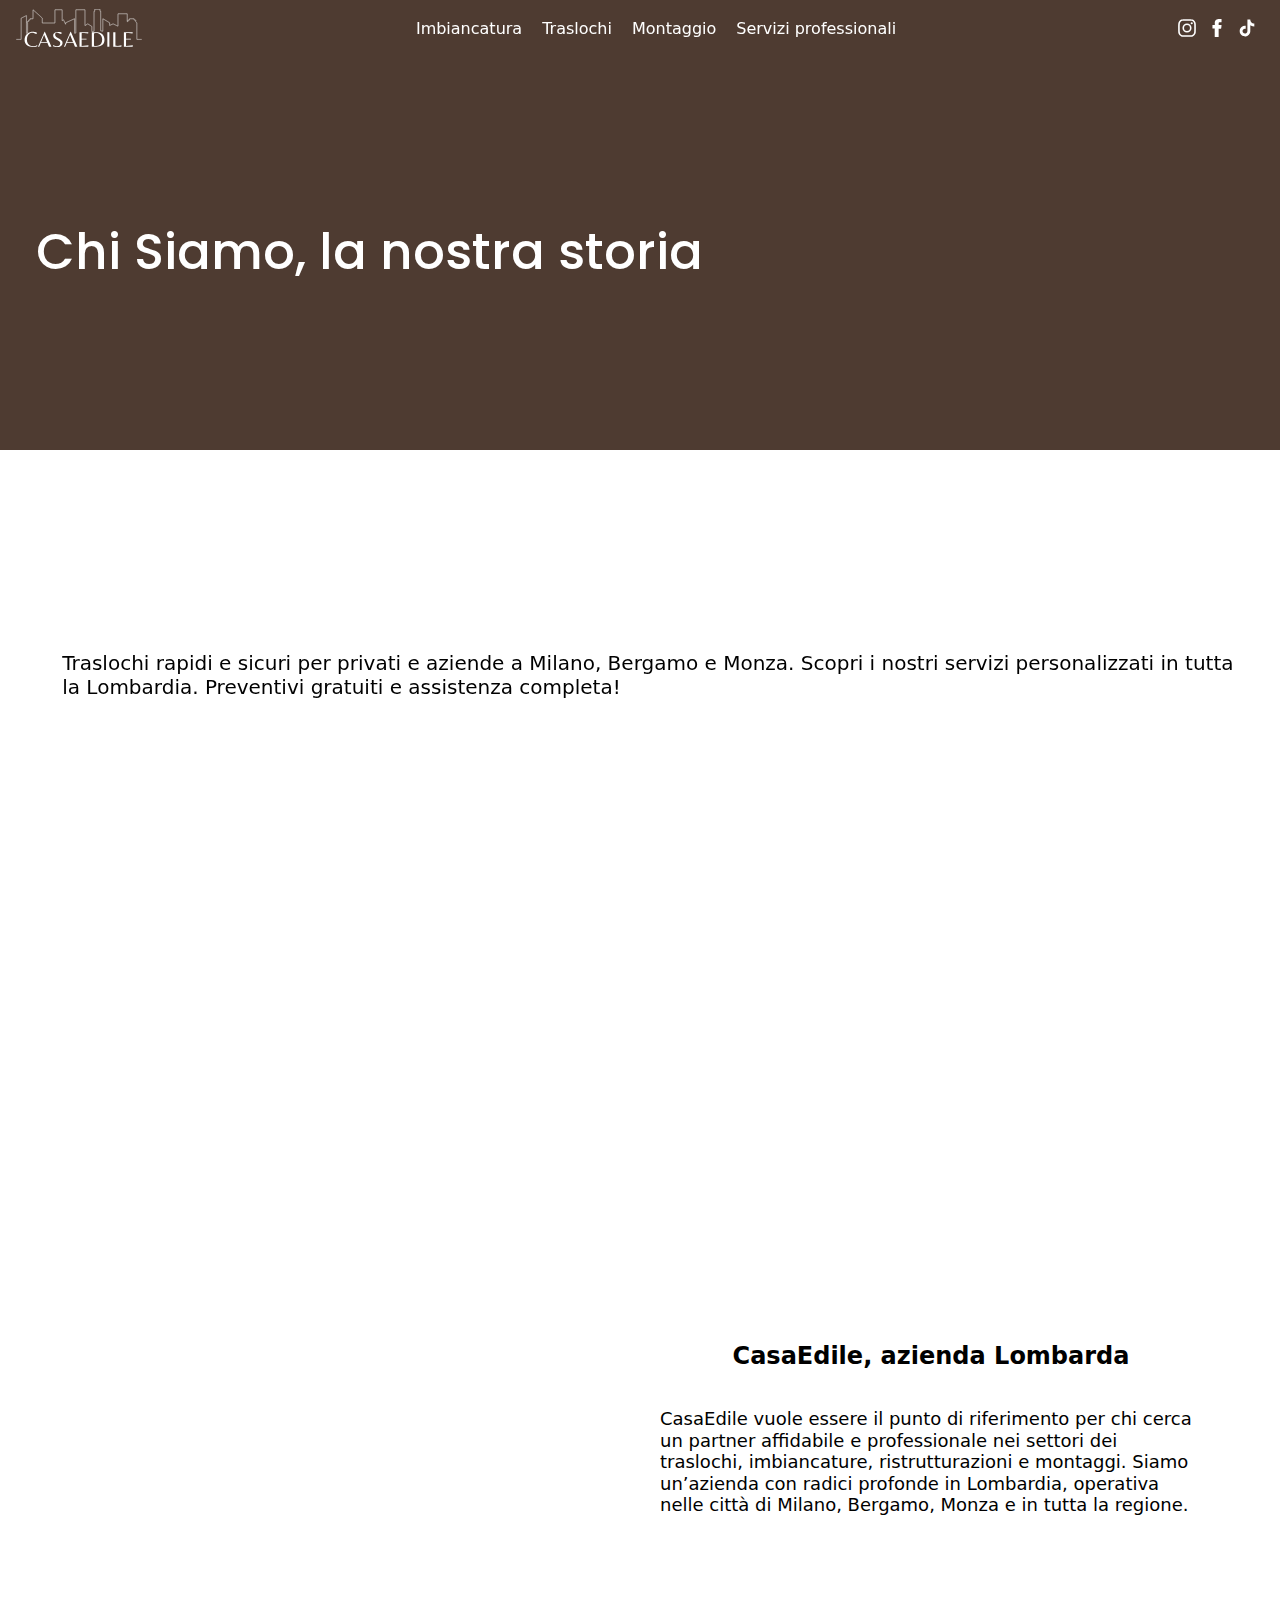
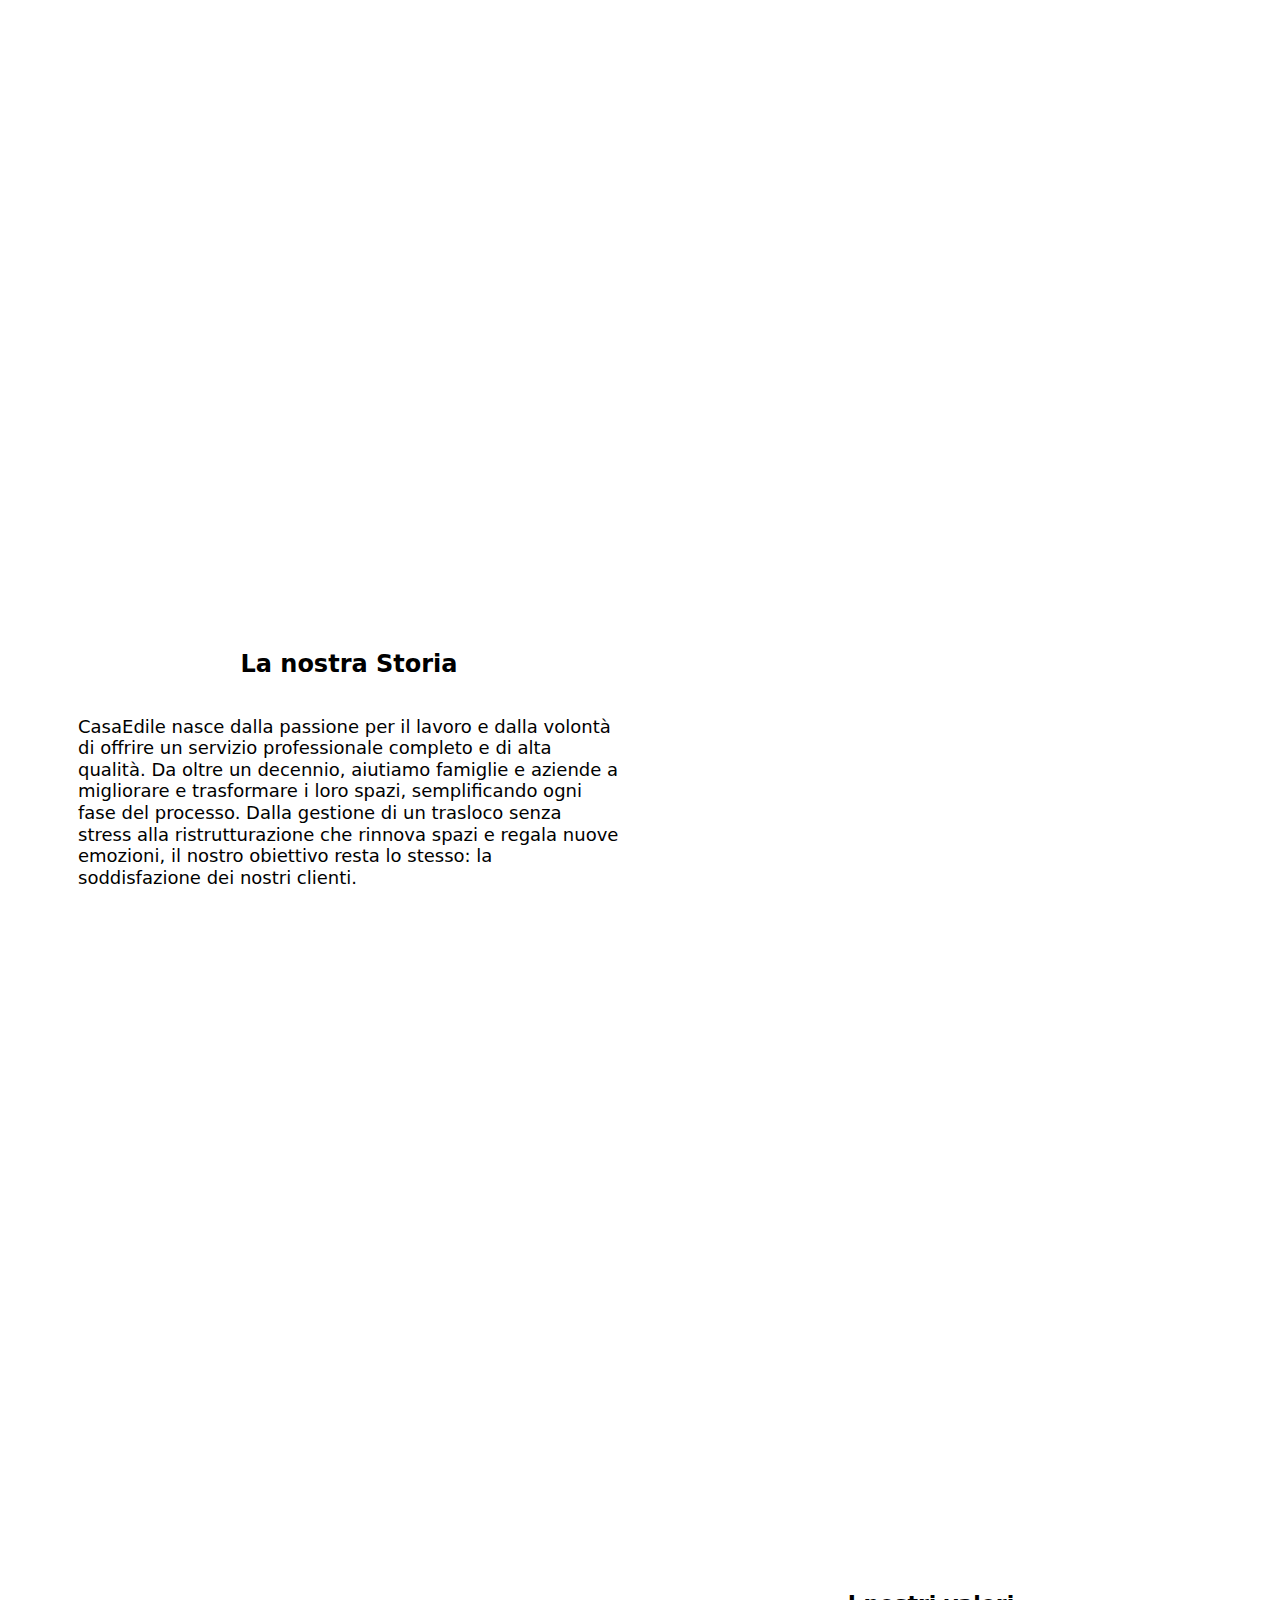
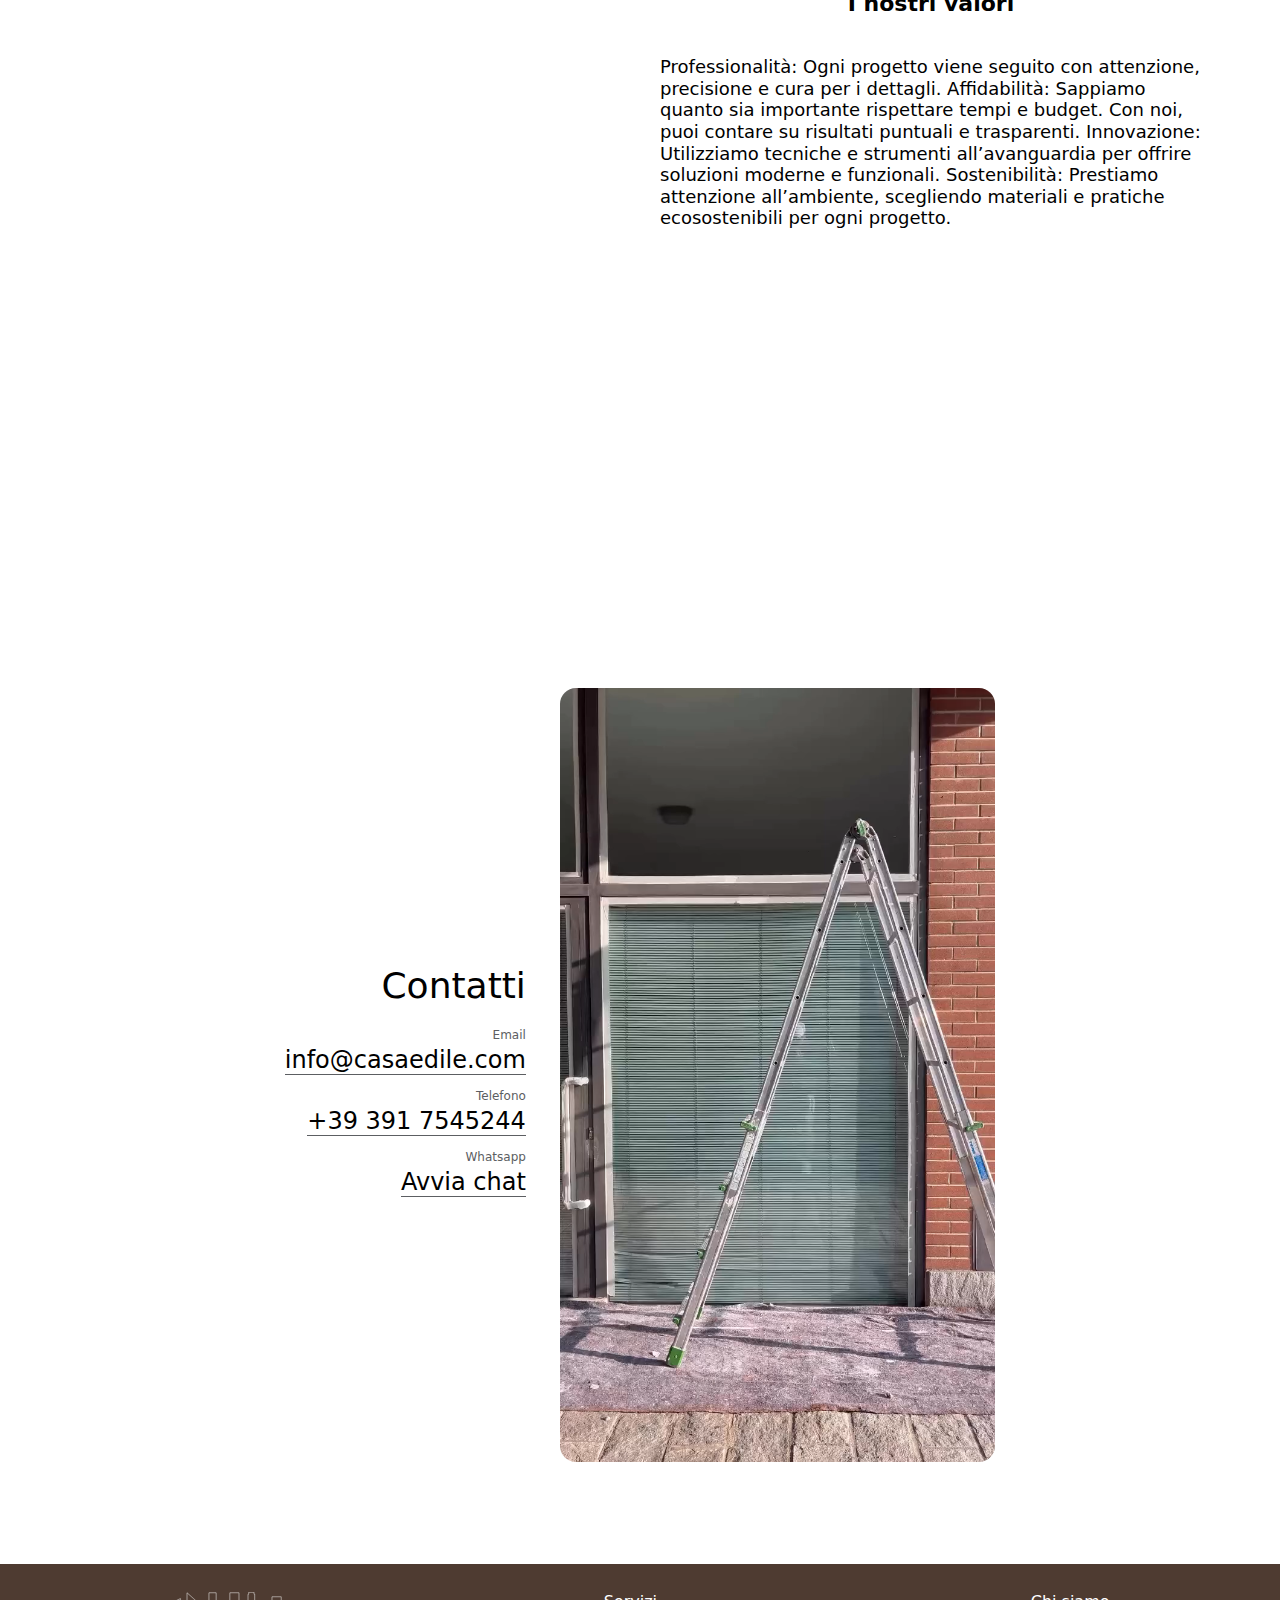
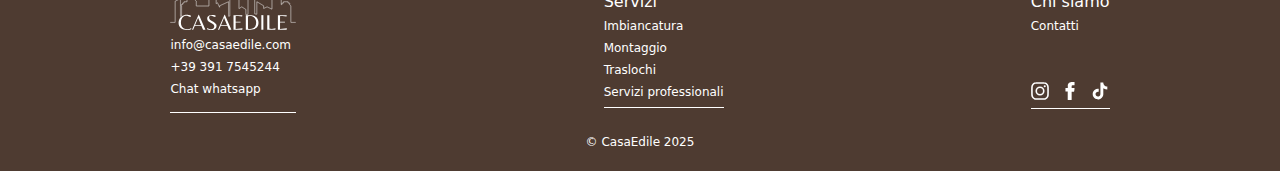
<file: chi-siamo/index.html>
<!DOCTYPE html><html lang="it"> <head><meta charset="UTF-8"><meta name="description" content="Traslochi rapidi e sicuri per privati e aziende a Milano, Bergamo e Monza. Scopri i nostri servizi personalizzati in tutta la Lombardia. Preventivi gratuiti e assistenza completa!"><meta name="viewport" content="width=device-width, initial-scale=1.0"><link rel="canonical" href="https://casaedile.com/chi-siamo/"><link rel="icon" type="image/svg+xml" href="/favicon.svg"><meta name="generator" content="Astro v5.4.1"><title>Chi Siamo, la nostra storia | CasaEdile</title><link rel="preconnect" href="https://fonts.googleapis.com"><link rel="preconnect" href="https://fonts.gstatic.com" crossorigin><link href="https://fonts.googleapis.com/css2?family=Belleza&family=Poppins:ital,wght@0,100;0,200;0,300;0,400;0,500;0,600;0,700;0,800;0,900;1,100;1,200;1,300;1,400;1,500;1,600;1,700;1,800;1,900&display=swap" rel="stylesheet"><!-- <link rel="preconnect" href="https://use.typekit.net" />
<link rel="stylesheet" href="https://use.typekit.net/pbh3rlf.css" /> --><style>html{font-family:system-ui,sans-serif;scroll-behavior:smooth}html,body{margin:0}body{overflow-x:hidden}#hero{height:100svh;position:relative}#hero #hero-bg{background-color:#4e3b31;height:50%}#hero #hero-content{position:absolute;top:20%;font-family:poppins;color:#fff}#hero #hero-description{position:absolute;bottom:0;padding:0 46px;font-size:20px;font-weight:300;height:50%;display:flex;flex-direction:column;justify-content:center}#hero #hero-content h1{font-weight:500;font-size:50px;padding:0 46px}.paragraph p{font-size:18px}
</style>
<link rel="stylesheet" href="/_astro/chi-siamo.Bkb7Zmq7.css">
<style>.alternate-layout{display:grid;grid-template-columns:1fr;gap:40px;margin:28px}@media (min-width: 768px){.alternate-layout{grid-template-columns:repeat(2,1fr);margin:78px}}@media (max-width: 400px){.alternate-layout{margin:18px}}.alternate-layout>div{display:flex;flex-direction:column;align-items:center;justify-content:center;width:100%;height:100svh}.alternate-layout>div>div{margin:64px}.alternate-layout .text p{font-size:18px;line-height:1.2}.alternate-layout .hero{height:100svh;margin:auto}.alternate-layout video,.alternate-layout img{height:80svh;object-fit:cover;border-radius:20px;clip-path:polygon(0% 0%,0% 0%,0% 0%,0% 0%)}.alternate-layout .media-container video{width:auto}.alternate-layout .media-container img{width:100%}.alternate-layout .right img,.alternate-layout .right video{clip-path:polygon(100% 0%,100% 0%,100% 0%,100% 0%)}.alternate-layout .right{align-self:flex-end}.alternate-layout .text h3{font-size:22px}@media (max-width: 768px){.alternate-layout video,.alternate-layout img{width:100%}.alternate-layout>div{height:auto}}
[data-astro-image]{width:100%;height:auto;object-fit:var(--fit);object-position:var(--pos);aspect-ratio:var(--w) / var(--h)}[data-astro-image=responsive]{max-width:calc(var(--w) * 1px);max-height:calc(var(--h) * 1px)}[data-astro-image=fixed]{width:calc(var(--w) * 1px);height:calc(var(--h) * 1px)}
video[data-astro-cid-c6ixmeqx]{border-radius:16px;width:100%}
.contact-layout{display:flex;gap:34px;align-items:center;justify-content:center;margin:46px 0;height:98svh}.contact-layout .contacts{display:flex;flex-direction:column;align-items:flex-end;justify-content:center;height:90svh}.contact-layout .contacts #contact-fg{display:flex;flex-direction:column;align-items:flex-end;justify-content:center}.contact-layout .contacts .title{font-size:36px;margin:22px 0}.contact-layout .contacts a{text-decoration:none;color:var(--textColor)}.contact-layout .contacts .sub-con{font-size:12px;color:#5c5e62}.contact-layout .contacts .con{font-weight:200;font-size:24px;margin:4px 0 14px;border-bottom:1px solid #5c5e62}.contacts{position:relative;height:fit-content}.contact-layout .contacts #contact-bg{height:300px;width:240px;position:absolute;top:64px;right:-20px}.contact-layout .contacts #contact-bg #bg{height:300px;width:240px;background-color:#e4c199;position:absolute;top:0;right:0;border-radius:12px;z-index:0}.contact-layout .contacts #contact-bg #fg{position:absolute;top:12px;left:68px;width:160px;height:304px;z-index:1;border:2px solid #8d8d8d;border-radius:8px}.contact-layout .video{max-width:40%;border-radius:10px}.contact-layout .video video{max-height:86svh}@media (max-width: 920px){.contact-layout{flex-direction:column-reverse;height:inherit}.contact-layout .contacts #contact-fg{align-items:stretch;justify-content:center}.contact-layout .video{max-width:80%}}
</style></head> <body> <header id="header" data-astro-cid-hnhh3bfe> <div class="header-content" data-astro-cid-hnhh3bfe> <div class="logo" data-astro-cid-hnhh3bfe> <a href="/" data-astro-cid-hnhh3bfe> <img src="/_astro/logo-extended_white.JOrFjW1k_Z1J7stb.svg" id="logo-white" alt="logo casaedile" width="126" height="38" loading="lazy" decoding="async"> <img src="/_astro/logo-extended_dark.B0s3GiE3_TBhYn.svg" id="logo-dark" alt="logo casaedile" width="126" height="38" loading="lazy" decoding="async"> </a> </div> <nav class="services" data-astro-cid-hnhh3bfe> <a href="/services/imbiancatura-tinteggiatura" data-astro-cid-hnhh3bfe>Imbiancatura</a><a href="/services/traslochi" data-astro-cid-hnhh3bfe>Traslochi</a><a href="/services/montaggio" data-astro-cid-hnhh3bfe>Montaggio</a><a href="/services/servizi-professionali" data-astro-cid-hnhh3bfe>Servizi professionali</a> </nav> <!-- <div class="call-to-action">
      <a href="/contacts">
        <button class="btn">
          <span> Contattaci </span>
        </button>
      </a>
    </div> --> <div class="socials" data-astro-cid-hnhh3bfe> <div class="socials" data-astro-cid-47w6s6lx> <div class="instagram logo" data-astro-cid-47w6s6lx> <a target="_blank" href="https://www.instagram.com/casaedile/" data-astro-cid-47w6s6lx> <svg xmlns="http://www.w3.org/2000/svg" viewBox="0 0 512 512" data-astro-cid-47w6s6lx> <path d="M256,49.471c67.266,0,75.233.257,101.8,1.469,24.562,1.121,37.9,5.224,46.778,8.674a78.052,78.052,0,0,1,28.966,18.845,78.052,78.052,0,0,1,18.845,28.966c3.45,8.877,7.554,22.216,8.674,46.778,1.212,26.565,1.469,34.532,1.469,101.8s-0.257,75.233-1.469,101.8c-1.121,24.562-5.225,37.9-8.674,46.778a83.427,83.427,0,0,1-47.811,47.811c-8.877,3.45-22.216,7.554-46.778,8.674-26.56,1.212-34.527,1.469-101.8,1.469s-75.237-.257-101.8-1.469c-24.562-1.121-37.9-5.225-46.778-8.674a78.051,78.051,0,0,1-28.966-18.845,78.053,78.053,0,0,1-18.845-28.966c-3.45-8.877-7.554-22.216-8.674-46.778-1.212-26.564-1.469-34.532-1.469-101.8s0.257-75.233,1.469-101.8c1.121-24.562,5.224-37.9,8.674-46.778A78.052,78.052,0,0,1,78.458,78.458a78.053,78.053,0,0,1,28.966-18.845c8.877-3.45,22.216-7.554,46.778-8.674,26.565-1.212,34.532-1.469,101.8-1.469m0-45.391c-68.418,0-77,.29-103.866,1.516-26.815,1.224-45.127,5.482-61.151,11.71a123.488,123.488,0,0,0-44.62,29.057A123.488,123.488,0,0,0,17.3,90.982C11.077,107.007,6.819,125.319,5.6,152.134,4.369,179,4.079,187.582,4.079,256S4.369,333,5.6,359.866c1.224,26.815,5.482,45.127,11.71,61.151a123.489,123.489,0,0,0,29.057,44.62,123.486,123.486,0,0,0,44.62,29.057c16.025,6.228,34.337,10.486,61.151,11.71,26.87,1.226,35.449,1.516,103.866,1.516s77-.29,103.866-1.516c26.815-1.224,45.127-5.482,61.151-11.71a128.817,128.817,0,0,0,73.677-73.677c6.228-16.025,10.486-34.337,11.71-61.151,1.226-26.87,1.516-35.449,1.516-103.866s-0.29-77-1.516-103.866c-1.224-26.815-5.482-45.127-11.71-61.151a123.486,123.486,0,0,0-29.057-44.62A123.487,123.487,0,0,0,421.018,17.3C404.993,11.077,386.681,6.819,359.866,5.6,333,4.369,324.418,4.079,256,4.079h0Z" data-astro-cid-47w6s6lx></path> <path d="M256,126.635A129.365,129.365,0,1,0,385.365,256,129.365,129.365,0,0,0,256,126.635Zm0,213.338A83.973,83.973,0,1,1,339.974,256,83.974,83.974,0,0,1,256,339.973Z" data-astro-cid-47w6s6lx></path> <circle cx="390.476" cy="121.524" r="30.23" data-astro-cid-47w6s6lx></circle> </svg> </a> </div> <div class="facebook logo" data-astro-cid-47w6s6lx> <a target="_blank" href="https://www.facebook.com/profile.php?id=61568533520213" data-astro-cid-47w6s6lx> <svg height="800px" width="800px" version="1.1" id="Layer_1" xmlns="http://www.w3.org/2000/svg" xmlns:xlink="http://www.w3.org/1999/xlink" viewBox="0 0 310 310" xml:space="preserve" data-astro-cid-47w6s6lx> <g id="XMLID_834_" data-astro-cid-47w6s6lx> <path id="XMLID_835_" d="M81.703,165.106h33.981V305c0,2.762,2.238,5,5,5h57.616c2.762,0,5-2.238,5-5V165.765h39.064
       c2.54,0,4.677-1.906,4.967-4.429l5.933-51.502c0.163-1.417-0.286-2.836-1.234-3.899c-0.949-1.064-2.307-1.673-3.732-1.673h-44.996
       V71.978c0-9.732,5.24-14.667,15.576-14.667c1.473,0,29.42,0,29.42,0c2.762,0,5-2.239,5-5V5.037c0-2.762-2.238-5-5-5h-40.545
       C187.467,0.023,186.832,0,185.896,0c-7.035,0-31.488,1.381-50.804,19.151c-21.402,19.692-18.427,43.27-17.716,47.358v37.752H81.703
       c-2.762,0-5,2.238-5,5v50.844C76.703,162.867,78.941,165.106,81.703,165.106z" data-astro-cid-47w6s6lx></path> </g> </svg> </a> </div> <!-- <div class="youtube logo">
    <a target="_blank" href="https://www.instagram.com/casaedile/">
      <svg
        id="Layer_1"
        data-name="Layer 1"
        xmlns="http://www.w3.org/2000/svg"
        viewBox="0 0 71.41 50"
      >
        <path
          class="cls-1"
          d="M69.94,7.82c-.82-3.06-3.24-5.47-6.29-6.29-5.59-1.53-27.94-1.53-27.94-1.53,0,0-22.35,0-27.94,1.47-3,.82-5.47,3.29-6.29,6.35C0,13.41,0,25,0,25c0,0,0,11.65,1.47,17.18.82,3.06,3.24,5.47,6.29,6.29,5.65,1.53,27.94,1.53,27.94,1.53,0,0,22.35,0,27.94-1.47,3.06-.82,5.47-3.24,6.29-6.29,1.47-5.59,1.47-17.18,1.47-17.18,0,0,.06-11.65-1.47-17.24ZM28.59,35.71V14.29l18.59,10.71-18.59,10.71Z"
        ></path>
      </svg>
    </a>
  </div> --> <div class="tiktok logo" data-astro-cid-47w6s6lx> <a target="_blank" href="https://www.tiktok.com/@casaedile" data-astro-cid-47w6s6lx> <svg xmlns="http://www.w3.org/2000/svg" fill="#000000" width="800px" height="800px" viewBox="0 0 512 512" id="icons" data-astro-cid-47w6s6lx><path d="M412.19,118.66a109.27,109.27,0,0,1-9.45-5.5,132.87,132.87,0,0,1-24.27-20.62c-18.1-20.71-24.86-41.72-27.35-56.43h.1C349.14,23.9,350,16,350.13,16H267.69V334.78c0,4.28,0,8.51-.18,12.69,0,.52-.05,1-.08,1.56,0,.23,0,.47-.05.71,0,.06,0,.12,0,.18a70,70,0,0,1-35.22,55.56,68.8,68.8,0,0,1-34.11,9c-38.41,0-69.54-31.32-69.54-70s31.13-70,69.54-70a68.9,68.9,0,0,1,21.41,3.39l.1-83.94a153.14,153.14,0,0,0-118,34.52,161.79,161.79,0,0,0-35.3,43.53c-3.48,6-16.61,30.11-18.2,69.24-1,22.21,5.67,45.22,8.85,54.73v.2c2,5.6,9.75,24.71,22.38,40.82A167.53,167.53,0,0,0,115,470.66v-.2l.2.2C155.11,497.78,199.36,496,199.36,496c7.66-.31,33.32,0,62.46-13.81,32.32-15.31,50.72-38.12,50.72-38.12a158.46,158.46,0,0,0,27.64-45.93c7.46-19.61,9.95-43.13,9.95-52.53V176.49c1,.6,14.32,9.41,14.32,9.41s19.19,12.3,49.13,20.31c21.48,5.7,50.42,6.9,50.42,6.9V131.27C453.86,132.37,433.27,129.17,412.19,118.66Z" data-astro-cid-47w6s6lx></path></svg> </a> </div> </div>  </div> <button class="menu-button" id="menuButton" data-astro-cid-hnhh3bfe> &#9776; </button> </div> </header> <div class="drawer" id="drawer" data-astro-cid-hnhh3bfe> <div id="drawer-content" data-astro-cid-hnhh3bfe> <div id="drawer-header" data-astro-cid-hnhh3bfe> <button id="close-menu-button" data-astro-cid-hnhh3bfe> <svg xmlns="http://www.w3.org/2000/svg" height="20px" viewBox="0 -960 960 960" width="20px" fill="#5f6368" data-astro-cid-hnhh3bfe><path d="m291-240-51-51 189-189-189-189 51-51 189 189 189-189 51 51-189 189 189 189-51 51-189-189-189 189Z" data-astro-cid-hnhh3bfe></path></svg> </button> </div> <div id="drawer-menu" data-astro-cid-hnhh3bfe> <nav class="services" data-astro-cid-hnhh3bfe> <div class="menu-section" data-astro-cid-hnhh3bfe> <a href="/services/imbiancatura-tinteggiatura" data-astro-cid-hnhh3bfe> <span data-astro-cid-hnhh3bfe> Imbiancatura </span> <svg xmlns="http://www.w3.org/2000/svg" height="20px" viewBox="0 -960 960 960" width="20px" fill="#5f6368"> <path d="M522-480 333-669l51-51 240 240-240 240-51-51 189-189Z"></path> </svg> </a><a href="/services/traslochi" data-astro-cid-hnhh3bfe> <span data-astro-cid-hnhh3bfe> Traslochi </span> <svg xmlns="http://www.w3.org/2000/svg" height="20px" viewBox="0 -960 960 960" width="20px" fill="#5f6368"> <path d="M522-480 333-669l51-51 240 240-240 240-51-51 189-189Z"></path> </svg> </a><a href="/services/montaggio" data-astro-cid-hnhh3bfe> <span data-astro-cid-hnhh3bfe> Montaggio </span> <svg xmlns="http://www.w3.org/2000/svg" height="20px" viewBox="0 -960 960 960" width="20px" fill="#5f6368"> <path d="M522-480 333-669l51-51 240 240-240 240-51-51 189-189Z"></path> </svg> </a><a href="/services/servizi-professionali" data-astro-cid-hnhh3bfe> <span data-astro-cid-hnhh3bfe> Servizi professionali </span> <svg xmlns="http://www.w3.org/2000/svg" height="20px" viewBox="0 -960 960 960" width="20px" fill="#5f6368"> <path d="M522-480 333-669l51-51 240 240-240 240-51-51 189-189Z"></path> </svg> </a> </div><div class="menu-section" data-astro-cid-hnhh3bfe> <a href="/contacts" data-astro-cid-hnhh3bfe> <span data-astro-cid-hnhh3bfe> Contatti </span> <svg xmlns="http://www.w3.org/2000/svg" height="20px" viewBox="0 -960 960 960" width="20px" fill="#5f6368"> <path d="M522-480 333-669l51-51 240 240-240 240-51-51 189-189Z"></path> </svg> </a><a href="/chi-siamo" data-astro-cid-hnhh3bfe> <span data-astro-cid-hnhh3bfe> Chi siamo </span> <svg xmlns="http://www.w3.org/2000/svg" height="20px" viewBox="0 -960 960 960" width="20px" fill="#5f6368"> <path d="M522-480 333-669l51-51 240 240-240 240-51-51 189-189Z"></path> </svg> </a> </div> </nav> <div class="call-to-action" data-astro-cid-hnhh3bfe> <div class="socials" data-astro-cid-47w6s6lx> <div class="instagram logo" data-astro-cid-47w6s6lx> <a target="_blank" href="https://www.instagram.com/casaedile/" data-astro-cid-47w6s6lx> <svg xmlns="http://www.w3.org/2000/svg" viewBox="0 0 512 512" data-astro-cid-47w6s6lx> <path d="M256,49.471c67.266,0,75.233.257,101.8,1.469,24.562,1.121,37.9,5.224,46.778,8.674a78.052,78.052,0,0,1,28.966,18.845,78.052,78.052,0,0,1,18.845,28.966c3.45,8.877,7.554,22.216,8.674,46.778,1.212,26.565,1.469,34.532,1.469,101.8s-0.257,75.233-1.469,101.8c-1.121,24.562-5.225,37.9-8.674,46.778a83.427,83.427,0,0,1-47.811,47.811c-8.877,3.45-22.216,7.554-46.778,8.674-26.56,1.212-34.527,1.469-101.8,1.469s-75.237-.257-101.8-1.469c-24.562-1.121-37.9-5.225-46.778-8.674a78.051,78.051,0,0,1-28.966-18.845,78.053,78.053,0,0,1-18.845-28.966c-3.45-8.877-7.554-22.216-8.674-46.778-1.212-26.564-1.469-34.532-1.469-101.8s0.257-75.233,1.469-101.8c1.121-24.562,5.224-37.9,8.674-46.778A78.052,78.052,0,0,1,78.458,78.458a78.053,78.053,0,0,1,28.966-18.845c8.877-3.45,22.216-7.554,46.778-8.674,26.565-1.212,34.532-1.469,101.8-1.469m0-45.391c-68.418,0-77,.29-103.866,1.516-26.815,1.224-45.127,5.482-61.151,11.71a123.488,123.488,0,0,0-44.62,29.057A123.488,123.488,0,0,0,17.3,90.982C11.077,107.007,6.819,125.319,5.6,152.134,4.369,179,4.079,187.582,4.079,256S4.369,333,5.6,359.866c1.224,26.815,5.482,45.127,11.71,61.151a123.489,123.489,0,0,0,29.057,44.62,123.486,123.486,0,0,0,44.62,29.057c16.025,6.228,34.337,10.486,61.151,11.71,26.87,1.226,35.449,1.516,103.866,1.516s77-.29,103.866-1.516c26.815-1.224,45.127-5.482,61.151-11.71a128.817,128.817,0,0,0,73.677-73.677c6.228-16.025,10.486-34.337,11.71-61.151,1.226-26.87,1.516-35.449,1.516-103.866s-0.29-77-1.516-103.866c-1.224-26.815-5.482-45.127-11.71-61.151a123.486,123.486,0,0,0-29.057-44.62A123.487,123.487,0,0,0,421.018,17.3C404.993,11.077,386.681,6.819,359.866,5.6,333,4.369,324.418,4.079,256,4.079h0Z" data-astro-cid-47w6s6lx></path> <path d="M256,126.635A129.365,129.365,0,1,0,385.365,256,129.365,129.365,0,0,0,256,126.635Zm0,213.338A83.973,83.973,0,1,1,339.974,256,83.974,83.974,0,0,1,256,339.973Z" data-astro-cid-47w6s6lx></path> <circle cx="390.476" cy="121.524" r="30.23" data-astro-cid-47w6s6lx></circle> </svg> </a> </div> <div class="facebook logo" data-astro-cid-47w6s6lx> <a target="_blank" href="https://www.facebook.com/profile.php?id=61568533520213" data-astro-cid-47w6s6lx> <svg height="800px" width="800px" version="1.1" id="Layer_1" xmlns="http://www.w3.org/2000/svg" xmlns:xlink="http://www.w3.org/1999/xlink" viewBox="0 0 310 310" xml:space="preserve" data-astro-cid-47w6s6lx> <g id="XMLID_834_" data-astro-cid-47w6s6lx> <path id="XMLID_835_" d="M81.703,165.106h33.981V305c0,2.762,2.238,5,5,5h57.616c2.762,0,5-2.238,5-5V165.765h39.064
       c2.54,0,4.677-1.906,4.967-4.429l5.933-51.502c0.163-1.417-0.286-2.836-1.234-3.899c-0.949-1.064-2.307-1.673-3.732-1.673h-44.996
       V71.978c0-9.732,5.24-14.667,15.576-14.667c1.473,0,29.42,0,29.42,0c2.762,0,5-2.239,5-5V5.037c0-2.762-2.238-5-5-5h-40.545
       C187.467,0.023,186.832,0,185.896,0c-7.035,0-31.488,1.381-50.804,19.151c-21.402,19.692-18.427,43.27-17.716,47.358v37.752H81.703
       c-2.762,0-5,2.238-5,5v50.844C76.703,162.867,78.941,165.106,81.703,165.106z" data-astro-cid-47w6s6lx></path> </g> </svg> </a> </div> <!-- <div class="youtube logo">
    <a target="_blank" href="https://www.instagram.com/casaedile/">
      <svg
        id="Layer_1"
        data-name="Layer 1"
        xmlns="http://www.w3.org/2000/svg"
        viewBox="0 0 71.41 50"
      >
        <path
          class="cls-1"
          d="M69.94,7.82c-.82-3.06-3.24-5.47-6.29-6.29-5.59-1.53-27.94-1.53-27.94-1.53,0,0-22.35,0-27.94,1.47-3,.82-5.47,3.29-6.29,6.35C0,13.41,0,25,0,25c0,0,0,11.65,1.47,17.18.82,3.06,3.24,5.47,6.29,6.29,5.65,1.53,27.94,1.53,27.94,1.53,0,0,22.35,0,27.94-1.47,3.06-.82,5.47-3.24,6.29-6.29,1.47-5.59,1.47-17.18,1.47-17.18,0,0,.06-11.65-1.47-17.24ZM28.59,35.71V14.29l18.59,10.71-18.59,10.71Z"
        ></path>
      </svg>
    </a>
  </div> --> <div class="tiktok logo" data-astro-cid-47w6s6lx> <a target="_blank" href="https://www.tiktok.com/@casaedile" data-astro-cid-47w6s6lx> <svg xmlns="http://www.w3.org/2000/svg" fill="#000000" width="800px" height="800px" viewBox="0 0 512 512" id="icons" data-astro-cid-47w6s6lx><path d="M412.19,118.66a109.27,109.27,0,0,1-9.45-5.5,132.87,132.87,0,0,1-24.27-20.62c-18.1-20.71-24.86-41.72-27.35-56.43h.1C349.14,23.9,350,16,350.13,16H267.69V334.78c0,4.28,0,8.51-.18,12.69,0,.52-.05,1-.08,1.56,0,.23,0,.47-.05.71,0,.06,0,.12,0,.18a70,70,0,0,1-35.22,55.56,68.8,68.8,0,0,1-34.11,9c-38.41,0-69.54-31.32-69.54-70s31.13-70,69.54-70a68.9,68.9,0,0,1,21.41,3.39l.1-83.94a153.14,153.14,0,0,0-118,34.52,161.79,161.79,0,0,0-35.3,43.53c-3.48,6-16.61,30.11-18.2,69.24-1,22.21,5.67,45.22,8.85,54.73v.2c2,5.6,9.75,24.71,22.38,40.82A167.53,167.53,0,0,0,115,470.66v-.2l.2.2C155.11,497.78,199.36,496,199.36,496c7.66-.31,33.32,0,62.46-13.81,32.32-15.31,50.72-38.12,50.72-38.12a158.46,158.46,0,0,0,27.64-45.93c7.46-19.61,9.95-43.13,9.95-52.53V176.49c1,.6,14.32,9.41,14.32,9.41s19.19,12.3,49.13,20.31c21.48,5.7,50.42,6.9,50.42,6.9V131.27C453.86,132.37,433.27,129.17,412.19,118.66Z" data-astro-cid-47w6s6lx></path></svg> </a> </div> </div>  </div> <!-- <div class="call-to-action">
        <Button
          class:list={["btn"]}
          bgColor="#0000000d"
          textColor="black"
          to="/contacts">Contattaci</Button
        >
      </div> --> </div> </div> </div> <script>
  document.addEventListener("DOMContentLoaded", () => {
    initHeader();
  });

  document.addEventListener("astro:after-swap", () => {
    initHeader();
  });

  function initHeader() {
    let lastScrollY = window.scrollY;
    const header = document.getElementById("header");
    const menuButton = document.getElementById("menuButton");
    const closeMenuButton = document.getElementById("close-menu-button");
    const drawer = document.getElementById("drawer");

    function handleScroll() {
      if (window.scrollY > lastScrollY && lastScrollY > 0) {
        header.classList.add("header-hidden");
      } else {
        header.classList.remove("header-hidden");
      }

      if (window.scrollY > 0) {
        header.classList.add("scrolled");
      } else {
        header.classList.remove("scrolled");
      }

      lastScrollY = window.scrollY;
    }

    window.addEventListener("scroll", () => {
      handleScroll();
    });

    function toggleDrawer() {
      drawer.classList.toggle("active");

      document.body.style.overflow =
        document.body.style.overflow === "hidden" ? "initial" : "hidden";
    }

    closeMenuButton.addEventListener("click", toggleDrawer);
    menuButton.addEventListener("click", toggleDrawer);
  }
</script>   <div id="hero"> <div id="hero-content"> <h1>Chi Siamo, la nostra storia</h1> </div> <div id="hero-description"> <p>Traslochi rapidi e sicuri per privati e aziende a Milano, Bergamo e Monza. Scopri i nostri servizi personalizzati in tutta la Lombardia. Preventivi gratuiti e assistenza completa!</p> </div> <div id="hero-bg"></div> </div> <div id="content-container"> <div class="alternate-layout"> <div class="media-container left"><img src="/_astro/moving-2.DGxb6MyU_Apeck.webp" srcset="/_astro/moving-2.DGxb6MyU_ZQLRus.webp 640w, /_astro/moving-2.DGxb6MyU_1wBAWG.webp 750w, /_astro/moving-2.DGxb6MyU_VjvSU.webp 828w, /_astro/moving-2.DGxb6MyU_Z1t1xJu.webp 1080w, /_astro/moving-2.DGxb6MyU_ZhkNRt.webp 1280w, /_astro/moving-2.DGxb6MyU_27hM3Q.webp 1668w, /_astro/moving-2.DGxb6MyU_Z2cdy5W.webp 2048w, /_astro/moving-2.DGxb6MyU_Z16Mnyh.webp 2560w, /_astro/moving-2.DGxb6MyU_Apeck.webp 6000w" alt="image on the left" sizes="(min-width: 6000px) 6000px, 100vw" loading="lazy" decoding="async" fetchpriority="auto" style="--w: 6000; --h: 4000; --fit: cover; --pos: center;" data-astro-image="responsive" width="6000" height="4000"></div><div class="text"><h2 id="casaedile-azienda-lombarda">CasaEdile, azienda Lombarda</h2><p>CasaEdile vuole essere il punto di riferimento per chi cerca un partner affidabile e professionale nei settori dei traslochi, imbiancature, ristrutturazioni e montaggi. Siamo un’azienda con radici profonde in Lombardia, operativa nelle città di Milano, Bergamo, Monza e in tutta la regione.</p></div><div class="text"><h2 id="la-nostra-storia">La nostra Storia</h2><p>CasaEdile nasce dalla passione per il lavoro e dalla volontà di offrire un servizio professionale completo e di alta qualità. Da oltre un decennio, aiutiamo famiglie e aziende a migliorare e trasformare i loro spazi, semplificando ogni fase del processo. Dalla gestione di un trasloco senza stress alla ristrutturazione che rinnova spazi e regala nuove emozioni, il nostro obiettivo resta lo stesso: la soddisfazione dei nostri clienti.</p></div><div class="media-container right"><img src="/_astro/moving.Bxq9jmpY_vmdAC.webp" srcset="/_astro/moving.Bxq9jmpY_1ppE49.webp 640w, /_astro/moving.Bxq9jmpY_2dLEcH.webp 750w, /_astro/moving.Bxq9jmpY_Z17D0xv.webp 828w, /_astro/moving.Bxq9jmpY_15Yzha.webp 1080w, /_astro/moving.Bxq9jmpY_ZQpr4L.webp 1280w, /_astro/moving.Bxq9jmpY_Z1t3gRm.webp 1668w, /_astro/moving.Bxq9jmpY_Z1JNEaF.webp 2048w, /_astro/moving.Bxq9jmpY_ZSGoM5.webp 2560w, /_astro/moving.Bxq9jmpY_vmdAC.webp 6144w" alt="image on the left" sizes="(min-width: 6144px) 6144px, 100vw" loading="lazy" decoding="async" fetchpriority="auto" style="--w: 6144; --h: 3456; --fit: cover; --pos: center;" data-astro-image="responsive" width="6144" height="3456"></div><div class="media-container left"><img src="/_astro/moving-3.uSSn-Ay6_WrlvV.webp" srcset="/_astro/moving-3.uSSn-Ay6_oIHB8.webp 640w, /_astro/moving-3.uSSn-Ay6_Z2h3VJE.webp 750w, /_astro/moving-3.uSSn-Ay6_2cP70v.webp 828w, /_astro/moving-3.uSSn-Ay6_2jCLRg.webp 1080w, /_astro/moving-3.uSSn-Ay6_Z1yRC4E.webp 1280w, /_astro/moving-3.uSSn-Ay6_OJXQF.webp 1668w, /_astro/moving-3.uSSn-Ay6_1AqLvN.webp 2048w, /_astro/moving-3.uSSn-Ay6_Z2okbKs.webp 2560w, /_astro/moving-3.uSSn-Ay6_WrlvV.webp 3936w" alt="image on the left" sizes="(min-width: 3936px) 3936px, 100vw" loading="lazy" decoding="async" fetchpriority="auto" style="--w: 3936; --h: 2624; --fit: cover; --pos: center;" data-astro-image="responsive" width="3936" height="2624"></div><div class="text"><h3 id="i-nostri-valori">I nostri valori</h3><p>Professionalità: Ogni progetto viene seguito con attenzione, precisione e cura per i dettagli.
Affidabilità: Sappiamo quanto sia importante rispettare tempi e budget. Con noi, puoi contare su risultati puntuali e trasparenti.
Innovazione: Utilizziamo tecniche e strumenti all’avanguardia per offrire soluzioni moderne e funzionali.
Sostenibilità: Prestiamo attenzione all’ambiente, scegliendo materiali e pratiche ecosostenibili per ogni progetto.</p></div> </div>  <script type="module" src="/_astro/AlternateLayout.astro_astro_type_script_index_0_lang.rfifdnwA.js"></script>
<div class="contact-layout" id="contactform"> <div class="contacts"> <!-- <div id="contact-bg">
      <div id="fg"></div>
      <div id="bg"></div>
    </div> --> <div id="contact-fg"> <div class="title">Contatti</div> <div class="sub-con">Email</div> <div class="con"> <a href="mailto:info@casaedile">info@casaedile.com</a> </div> <div class="sub-con">Telefono</div> <div class="con"> <a href="tel:+393917545244">+39 391 7545244</a> </div> <div class="sub-con">Whatsapp</div> <div class="con"> <a href="https://wa.me/3917545244?text=Ciao%20vorrei%20prenotare%20un%20appuntamento">Avvia chat</a> </div> </div> </div> <div class="video"> <video src="/_astro/chat.DpGLMKQc.mp4" autoplay loop muted="true" playsinline data-astro-cid-c6ixmeqx>
Il tuo browser non supporta il tag video.
</video>  </div> </div>  </div> <footer class="dark" data-astro-cid-mh6itkc3> <div class="main-footer" data-astro-cid-mh6itkc3> <div class="contacts-footer section" data-astro-cid-mh6itkc3> <img src="/_astro/logo-extended_white.JOrFjW1k_Z1J7stb.svg" id="footer-logo" alt="logo casaedile" width="126" height="38" loading="lazy" decoding="async"> <div class="contacts-content" data-astro-cid-mh6itkc3> <a href="mailto:info@casaedile" data-astro-cid-mh6itkc3>info@casaedile.com</a> <a href="tel:+393917545244" data-astro-cid-mh6itkc3>+39 391 7545244</a> <a href="https://wa.me/3917545244?text=Ciao%20vorrei%20prenotare%20un%20appuntamento" data-astro-cid-mh6itkc3>Chat whatsapp</a> </div> </div> <div class="services section" data-astro-cid-mh6itkc3> <a class="header" href="/#services" data-astro-cid-mh6itkc3> Servizi </a> <a href="/services/imbiancatura-tinteggiatura" data-astro-cid-mh6itkc3> Imbiancatura </a> <a href="/services/montaggio" data-astro-cid-mh6itkc3> Montaggio </a> <a href="/services/traslochi" data-astro-cid-mh6itkc3> Traslochi </a> <a href="/services/servizi-professionali" data-astro-cid-mh6itkc3> Servizi professionali </a> </div> <div class="about section" data-astro-cid-mh6itkc3> <a class="header" href="/chi-siamo" data-astro-cid-mh6itkc3> Chi siamo </a> <a href="/contacts" data-astro-cid-mh6itkc3> Contatti </a> <div class="space" data-astro-cid-mh6itkc3></div> <div class="socials" data-astro-cid-47w6s6lx> <div class="instagram logo" data-astro-cid-47w6s6lx> <a target="_blank" href="https://www.instagram.com/casaedile/" data-astro-cid-47w6s6lx> <svg xmlns="http://www.w3.org/2000/svg" viewBox="0 0 512 512" data-astro-cid-47w6s6lx> <path d="M256,49.471c67.266,0,75.233.257,101.8,1.469,24.562,1.121,37.9,5.224,46.778,8.674a78.052,78.052,0,0,1,28.966,18.845,78.052,78.052,0,0,1,18.845,28.966c3.45,8.877,7.554,22.216,8.674,46.778,1.212,26.565,1.469,34.532,1.469,101.8s-0.257,75.233-1.469,101.8c-1.121,24.562-5.225,37.9-8.674,46.778a83.427,83.427,0,0,1-47.811,47.811c-8.877,3.45-22.216,7.554-46.778,8.674-26.56,1.212-34.527,1.469-101.8,1.469s-75.237-.257-101.8-1.469c-24.562-1.121-37.9-5.225-46.778-8.674a78.051,78.051,0,0,1-28.966-18.845,78.053,78.053,0,0,1-18.845-28.966c-3.45-8.877-7.554-22.216-8.674-46.778-1.212-26.564-1.469-34.532-1.469-101.8s0.257-75.233,1.469-101.8c1.121-24.562,5.224-37.9,8.674-46.778A78.052,78.052,0,0,1,78.458,78.458a78.053,78.053,0,0,1,28.966-18.845c8.877-3.45,22.216-7.554,46.778-8.674,26.565-1.212,34.532-1.469,101.8-1.469m0-45.391c-68.418,0-77,.29-103.866,1.516-26.815,1.224-45.127,5.482-61.151,11.71a123.488,123.488,0,0,0-44.62,29.057A123.488,123.488,0,0,0,17.3,90.982C11.077,107.007,6.819,125.319,5.6,152.134,4.369,179,4.079,187.582,4.079,256S4.369,333,5.6,359.866c1.224,26.815,5.482,45.127,11.71,61.151a123.489,123.489,0,0,0,29.057,44.62,123.486,123.486,0,0,0,44.62,29.057c16.025,6.228,34.337,10.486,61.151,11.71,26.87,1.226,35.449,1.516,103.866,1.516s77-.29,103.866-1.516c26.815-1.224,45.127-5.482,61.151-11.71a128.817,128.817,0,0,0,73.677-73.677c6.228-16.025,10.486-34.337,11.71-61.151,1.226-26.87,1.516-35.449,1.516-103.866s-0.29-77-1.516-103.866c-1.224-26.815-5.482-45.127-11.71-61.151a123.486,123.486,0,0,0-29.057-44.62A123.487,123.487,0,0,0,421.018,17.3C404.993,11.077,386.681,6.819,359.866,5.6,333,4.369,324.418,4.079,256,4.079h0Z" data-astro-cid-47w6s6lx></path> <path d="M256,126.635A129.365,129.365,0,1,0,385.365,256,129.365,129.365,0,0,0,256,126.635Zm0,213.338A83.973,83.973,0,1,1,339.974,256,83.974,83.974,0,0,1,256,339.973Z" data-astro-cid-47w6s6lx></path> <circle cx="390.476" cy="121.524" r="30.23" data-astro-cid-47w6s6lx></circle> </svg> </a> </div> <div class="facebook logo" data-astro-cid-47w6s6lx> <a target="_blank" href="https://www.facebook.com/profile.php?id=61568533520213" data-astro-cid-47w6s6lx> <svg height="800px" width="800px" version="1.1" id="Layer_1" xmlns="http://www.w3.org/2000/svg" xmlns:xlink="http://www.w3.org/1999/xlink" viewBox="0 0 310 310" xml:space="preserve" data-astro-cid-47w6s6lx> <g id="XMLID_834_" data-astro-cid-47w6s6lx> <path id="XMLID_835_" d="M81.703,165.106h33.981V305c0,2.762,2.238,5,5,5h57.616c2.762,0,5-2.238,5-5V165.765h39.064
       c2.54,0,4.677-1.906,4.967-4.429l5.933-51.502c0.163-1.417-0.286-2.836-1.234-3.899c-0.949-1.064-2.307-1.673-3.732-1.673h-44.996
       V71.978c0-9.732,5.24-14.667,15.576-14.667c1.473,0,29.42,0,29.42,0c2.762,0,5-2.239,5-5V5.037c0-2.762-2.238-5-5-5h-40.545
       C187.467,0.023,186.832,0,185.896,0c-7.035,0-31.488,1.381-50.804,19.151c-21.402,19.692-18.427,43.27-17.716,47.358v37.752H81.703
       c-2.762,0-5,2.238-5,5v50.844C76.703,162.867,78.941,165.106,81.703,165.106z" data-astro-cid-47w6s6lx></path> </g> </svg> </a> </div> <!-- <div class="youtube logo">
    <a target="_blank" href="https://www.instagram.com/casaedile/">
      <svg
        id="Layer_1"
        data-name="Layer 1"
        xmlns="http://www.w3.org/2000/svg"
        viewBox="0 0 71.41 50"
      >
        <path
          class="cls-1"
          d="M69.94,7.82c-.82-3.06-3.24-5.47-6.29-6.29-5.59-1.53-27.94-1.53-27.94-1.53,0,0-22.35,0-27.94,1.47-3,.82-5.47,3.29-6.29,6.35C0,13.41,0,25,0,25c0,0,0,11.65,1.47,17.18.82,3.06,3.24,5.47,6.29,6.29,5.65,1.53,27.94,1.53,27.94,1.53,0,0,22.35,0,27.94-1.47,3.06-.82,5.47-3.24,6.29-6.29,1.47-5.59,1.47-17.18,1.47-17.18,0,0,.06-11.65-1.47-17.24ZM28.59,35.71V14.29l18.59,10.71-18.59,10.71Z"
        ></path>
      </svg>
    </a>
  </div> --> <div class="tiktok logo" data-astro-cid-47w6s6lx> <a target="_blank" href="https://www.tiktok.com/@casaedile" data-astro-cid-47w6s6lx> <svg xmlns="http://www.w3.org/2000/svg" fill="#000000" width="800px" height="800px" viewBox="0 0 512 512" id="icons" data-astro-cid-47w6s6lx><path d="M412.19,118.66a109.27,109.27,0,0,1-9.45-5.5,132.87,132.87,0,0,1-24.27-20.62c-18.1-20.71-24.86-41.72-27.35-56.43h.1C349.14,23.9,350,16,350.13,16H267.69V334.78c0,4.28,0,8.51-.18,12.69,0,.52-.05,1-.08,1.56,0,.23,0,.47-.05.71,0,.06,0,.12,0,.18a70,70,0,0,1-35.22,55.56,68.8,68.8,0,0,1-34.11,9c-38.41,0-69.54-31.32-69.54-70s31.13-70,69.54-70a68.9,68.9,0,0,1,21.41,3.39l.1-83.94a153.14,153.14,0,0,0-118,34.52,161.79,161.79,0,0,0-35.3,43.53c-3.48,6-16.61,30.11-18.2,69.24-1,22.21,5.67,45.22,8.85,54.73v.2c2,5.6,9.75,24.71,22.38,40.82A167.53,167.53,0,0,0,115,470.66v-.2l.2.2C155.11,497.78,199.36,496,199.36,496c7.66-.31,33.32,0,62.46-13.81,32.32-15.31,50.72-38.12,50.72-38.12a158.46,158.46,0,0,0,27.64-45.93c7.46-19.61,9.95-43.13,9.95-52.53V176.49c1,.6,14.32,9.41,14.32,9.41s19.19,12.3,49.13,20.31c21.48,5.7,50.42,6.9,50.42,6.9V131.27C453.86,132.37,433.27,129.17,412.19,118.66Z" data-astro-cid-47w6s6lx></path></svg> </a> </div> </div>  </div> </div> <div class="footer-cta" data-astro-cid-mh6itkc3> <div data-astro-cid-mh6itkc3> <a href="/" data-astro-cid-mh6itkc3> © CasaEdile 2025 </a> <!-- <a href="/"> - P. IVA 01234567890 </a> --> </div> </div> </footer>  <script type="module" src="/_astro/AboutUsLayout.astro_astro_type_script_index_0_lang.CotecMLo.js"></script> </body></html>
</file>
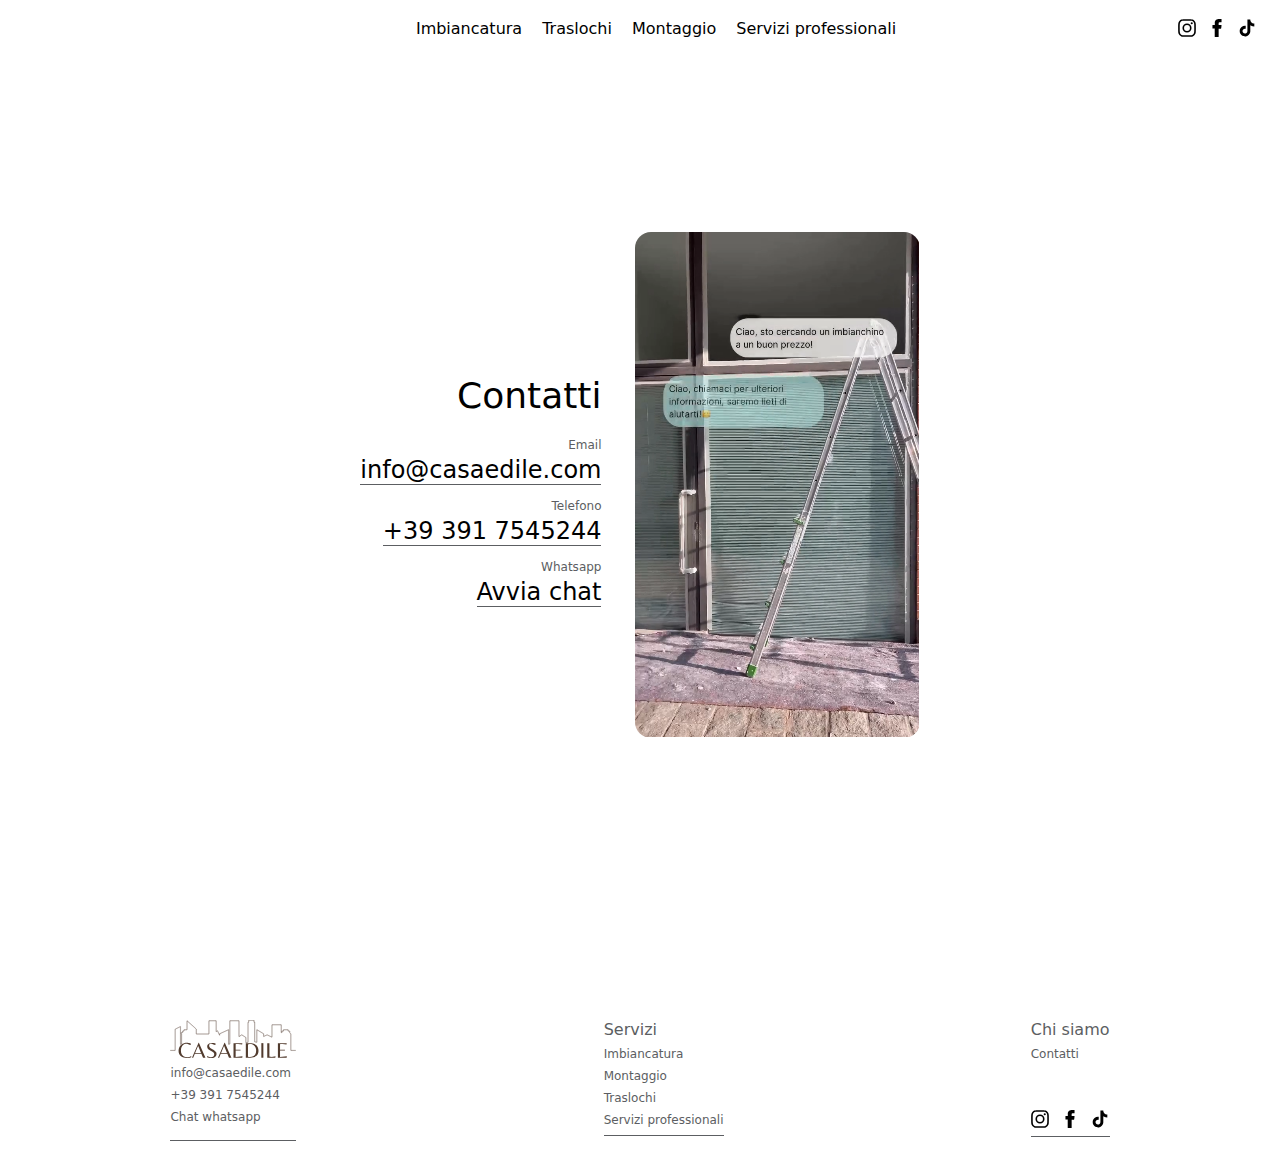
<file: contacts/index.html>
<!DOCTYPE html><html lang="it"> <head><meta charset="UTF-8"><meta name="description" content="CasaEdile è il tuo partner ideale per tinteggiature, montaggio, traslochi a Milano, Bergamo, Monza e in tutta la Lombardia"><meta name="viewport" content="width=device-width, initial-scale=1.0"><link rel="canonical" href="https://casaedile.com/contacts/"><link rel="icon" type="image/svg+xml" href="/favicon.svg"><meta name="generator" content="Astro v5.4.1"><title>Servizi professionali in Lombardia | CasaEdile</title><link rel="preconnect" href="https://fonts.googleapis.com"><link rel="preconnect" href="https://fonts.gstatic.com" crossorigin><link href="https://fonts.googleapis.com/css2?family=Belleza&family=Poppins:ital,wght@0,100;0,200;0,300;0,400;0,500;0,600;0,700;0,800;0,900;1,100;1,200;1,300;1,400;1,500;1,600;1,700;1,800;1,900&display=swap" rel="stylesheet"><!-- <link rel="preconnect" href="https://use.typekit.net" />
<link rel="stylesheet" href="https://use.typekit.net/pbh3rlf.css" /> --><meta name="astro-view-transitions-enabled" content="true"><meta name="astro-view-transitions-fallback" content="animate"><script type="module" src="/_astro/ClientRouter.astro_astro_type_script_index_0_lang.Cainpjm5.js"></script><style>body{display:flex;flex-direction:column;height:100svh;justify-content:space-between}#main{display:flex;flex-direction:column;justify-content:center;align-items:center}@media (max-width: 920px){#contactform video{display:none}}
video[data-astro-cid-c6ixmeqx]{border-radius:16px;width:100%}
.contact-layout{display:flex;gap:34px;align-items:center;justify-content:center;margin:46px 0;height:98svh}.contact-layout .contacts{display:flex;flex-direction:column;align-items:flex-end;justify-content:center;height:90svh}.contact-layout .contacts #contact-fg{display:flex;flex-direction:column;align-items:flex-end;justify-content:center}.contact-layout .contacts .title{font-size:36px;margin:22px 0}.contact-layout .contacts a{text-decoration:none;color:var(--textColor)}.contact-layout .contacts .sub-con{font-size:12px;color:#5c5e62}.contact-layout .contacts .con{font-weight:200;font-size:24px;margin:4px 0 14px;border-bottom:1px solid #5c5e62}.contacts{position:relative;height:fit-content}.contact-layout .contacts #contact-bg{height:300px;width:240px;position:absolute;top:64px;right:-20px}.contact-layout .contacts #contact-bg #bg{height:300px;width:240px;background-color:#e4c199;position:absolute;top:0;right:0;border-radius:12px;z-index:0}.contact-layout .contacts #contact-bg #fg{position:absolute;top:12px;left:68px;width:160px;height:304px;z-index:1;border:2px solid #8d8d8d;border-radius:8px}.contact-layout .video{max-width:40%;border-radius:10px}.contact-layout .video video{max-height:86svh}@media (max-width: 920px){.contact-layout{flex-direction:column-reverse;height:inherit}.contact-layout .contacts #contact-fg{align-items:stretch;justify-content:center}.contact-layout .video{max-width:80%}}
</style>
<link rel="stylesheet" href="/_astro/chi-siamo.Bkb7Zmq7.css">
<style>html{font-family:system-ui,sans-serif}html,body{margin:0}body{overflow-x:hidden}
.astro-route-announcer{position:absolute;left:0;top:0;clip:rect(0 0 0 0);clip-path:inset(50%);overflow:hidden;white-space:nowrap;width:1px;height:1px}
[data-astro-image]{width:100%;height:auto;object-fit:var(--fit);object-position:var(--pos);aspect-ratio:var(--w) / var(--h)}[data-astro-image=responsive]{max-width:calc(var(--w) * 1px);max-height:calc(var(--h) * 1px)}[data-astro-image=fixed]{width:calc(var(--w) * 1px);height:calc(var(--h) * 1px)}
</style></head> <body> <header id="header" class="on-white" data-astro-cid-hnhh3bfe> <div class="header-content" data-astro-cid-hnhh3bfe> <div class="logo" data-astro-cid-hnhh3bfe> <a href="/" data-astro-cid-hnhh3bfe> <img src="/_astro/logo-extended_white.JOrFjW1k_Z1J7stb.svg" id="logo-white" alt="logo casaedile" width="126" height="38" loading="lazy" decoding="async"> <img src="/_astro/logo-extended_dark.B0s3GiE3_TBhYn.svg" id="logo-dark" alt="logo casaedile" width="126" height="38" loading="lazy" decoding="async"> </a> </div> <nav class="services" data-astro-cid-hnhh3bfe> <a href="/services/imbiancatura-tinteggiatura" data-astro-cid-hnhh3bfe>Imbiancatura</a><a href="/services/traslochi" data-astro-cid-hnhh3bfe>Traslochi</a><a href="/services/montaggio" data-astro-cid-hnhh3bfe>Montaggio</a><a href="/services/servizi-professionali" data-astro-cid-hnhh3bfe>Servizi professionali</a> </nav> <!-- <div class="call-to-action">
      <a href="/contacts">
        <button class="btn">
          <span> Contattaci </span>
        </button>
      </a>
    </div> --> <div class="socials" data-astro-cid-hnhh3bfe> <div class="socials" data-astro-cid-47w6s6lx> <div class="instagram logo" data-astro-cid-47w6s6lx> <a target="_blank" href="https://www.instagram.com/casaedile/" data-astro-cid-47w6s6lx> <svg xmlns="http://www.w3.org/2000/svg" viewBox="0 0 512 512" data-astro-cid-47w6s6lx> <path d="M256,49.471c67.266,0,75.233.257,101.8,1.469,24.562,1.121,37.9,5.224,46.778,8.674a78.052,78.052,0,0,1,28.966,18.845,78.052,78.052,0,0,1,18.845,28.966c3.45,8.877,7.554,22.216,8.674,46.778,1.212,26.565,1.469,34.532,1.469,101.8s-0.257,75.233-1.469,101.8c-1.121,24.562-5.225,37.9-8.674,46.778a83.427,83.427,0,0,1-47.811,47.811c-8.877,3.45-22.216,7.554-46.778,8.674-26.56,1.212-34.527,1.469-101.8,1.469s-75.237-.257-101.8-1.469c-24.562-1.121-37.9-5.225-46.778-8.674a78.051,78.051,0,0,1-28.966-18.845,78.053,78.053,0,0,1-18.845-28.966c-3.45-8.877-7.554-22.216-8.674-46.778-1.212-26.564-1.469-34.532-1.469-101.8s0.257-75.233,1.469-101.8c1.121-24.562,5.224-37.9,8.674-46.778A78.052,78.052,0,0,1,78.458,78.458a78.053,78.053,0,0,1,28.966-18.845c8.877-3.45,22.216-7.554,46.778-8.674,26.565-1.212,34.532-1.469,101.8-1.469m0-45.391c-68.418,0-77,.29-103.866,1.516-26.815,1.224-45.127,5.482-61.151,11.71a123.488,123.488,0,0,0-44.62,29.057A123.488,123.488,0,0,0,17.3,90.982C11.077,107.007,6.819,125.319,5.6,152.134,4.369,179,4.079,187.582,4.079,256S4.369,333,5.6,359.866c1.224,26.815,5.482,45.127,11.71,61.151a123.489,123.489,0,0,0,29.057,44.62,123.486,123.486,0,0,0,44.62,29.057c16.025,6.228,34.337,10.486,61.151,11.71,26.87,1.226,35.449,1.516,103.866,1.516s77-.29,103.866-1.516c26.815-1.224,45.127-5.482,61.151-11.71a128.817,128.817,0,0,0,73.677-73.677c6.228-16.025,10.486-34.337,11.71-61.151,1.226-26.87,1.516-35.449,1.516-103.866s-0.29-77-1.516-103.866c-1.224-26.815-5.482-45.127-11.71-61.151a123.486,123.486,0,0,0-29.057-44.62A123.487,123.487,0,0,0,421.018,17.3C404.993,11.077,386.681,6.819,359.866,5.6,333,4.369,324.418,4.079,256,4.079h0Z" data-astro-cid-47w6s6lx></path> <path d="M256,126.635A129.365,129.365,0,1,0,385.365,256,129.365,129.365,0,0,0,256,126.635Zm0,213.338A83.973,83.973,0,1,1,339.974,256,83.974,83.974,0,0,1,256,339.973Z" data-astro-cid-47w6s6lx></path> <circle cx="390.476" cy="121.524" r="30.23" data-astro-cid-47w6s6lx></circle> </svg> </a> </div> <div class="facebook logo" data-astro-cid-47w6s6lx> <a target="_blank" href="https://www.facebook.com/profile.php?id=61568533520213" data-astro-cid-47w6s6lx> <svg height="800px" width="800px" version="1.1" id="Layer_1" xmlns="http://www.w3.org/2000/svg" xmlns:xlink="http://www.w3.org/1999/xlink" viewBox="0 0 310 310" xml:space="preserve" data-astro-cid-47w6s6lx> <g id="XMLID_834_" data-astro-cid-47w6s6lx> <path id="XMLID_835_" d="M81.703,165.106h33.981V305c0,2.762,2.238,5,5,5h57.616c2.762,0,5-2.238,5-5V165.765h39.064
       c2.54,0,4.677-1.906,4.967-4.429l5.933-51.502c0.163-1.417-0.286-2.836-1.234-3.899c-0.949-1.064-2.307-1.673-3.732-1.673h-44.996
       V71.978c0-9.732,5.24-14.667,15.576-14.667c1.473,0,29.42,0,29.42,0c2.762,0,5-2.239,5-5V5.037c0-2.762-2.238-5-5-5h-40.545
       C187.467,0.023,186.832,0,185.896,0c-7.035,0-31.488,1.381-50.804,19.151c-21.402,19.692-18.427,43.27-17.716,47.358v37.752H81.703
       c-2.762,0-5,2.238-5,5v50.844C76.703,162.867,78.941,165.106,81.703,165.106z" data-astro-cid-47w6s6lx></path> </g> </svg> </a> </div> <!-- <div class="youtube logo">
    <a target="_blank" href="https://www.instagram.com/casaedile/">
      <svg
        id="Layer_1"
        data-name="Layer 1"
        xmlns="http://www.w3.org/2000/svg"
        viewBox="0 0 71.41 50"
      >
        <path
          class="cls-1"
          d="M69.94,7.82c-.82-3.06-3.24-5.47-6.29-6.29-5.59-1.53-27.94-1.53-27.94-1.53,0,0-22.35,0-27.94,1.47-3,.82-5.47,3.29-6.29,6.35C0,13.41,0,25,0,25c0,0,0,11.65,1.47,17.18.82,3.06,3.24,5.47,6.29,6.29,5.65,1.53,27.94,1.53,27.94,1.53,0,0,22.35,0,27.94-1.47,3.06-.82,5.47-3.24,6.29-6.29,1.47-5.59,1.47-17.18,1.47-17.18,0,0,.06-11.65-1.47-17.24ZM28.59,35.71V14.29l18.59,10.71-18.59,10.71Z"
        ></path>
      </svg>
    </a>
  </div> --> <div class="tiktok logo" data-astro-cid-47w6s6lx> <a target="_blank" href="https://www.tiktok.com/@casaedile" data-astro-cid-47w6s6lx> <svg xmlns="http://www.w3.org/2000/svg" fill="#000000" width="800px" height="800px" viewBox="0 0 512 512" id="icons" data-astro-cid-47w6s6lx><path d="M412.19,118.66a109.27,109.27,0,0,1-9.45-5.5,132.87,132.87,0,0,1-24.27-20.62c-18.1-20.71-24.86-41.72-27.35-56.43h.1C349.14,23.9,350,16,350.13,16H267.69V334.78c0,4.28,0,8.51-.18,12.69,0,.52-.05,1-.08,1.56,0,.23,0,.47-.05.71,0,.06,0,.12,0,.18a70,70,0,0,1-35.22,55.56,68.8,68.8,0,0,1-34.11,9c-38.41,0-69.54-31.32-69.54-70s31.13-70,69.54-70a68.9,68.9,0,0,1,21.41,3.39l.1-83.94a153.14,153.14,0,0,0-118,34.52,161.79,161.79,0,0,0-35.3,43.53c-3.48,6-16.61,30.11-18.2,69.24-1,22.21,5.67,45.22,8.85,54.73v.2c2,5.6,9.75,24.71,22.38,40.82A167.53,167.53,0,0,0,115,470.66v-.2l.2.2C155.11,497.78,199.36,496,199.36,496c7.66-.31,33.32,0,62.46-13.81,32.32-15.31,50.72-38.12,50.72-38.12a158.46,158.46,0,0,0,27.64-45.93c7.46-19.61,9.95-43.13,9.95-52.53V176.49c1,.6,14.32,9.41,14.32,9.41s19.19,12.3,49.13,20.31c21.48,5.7,50.42,6.9,50.42,6.9V131.27C453.86,132.37,433.27,129.17,412.19,118.66Z" data-astro-cid-47w6s6lx></path></svg> </a> </div> </div>  </div> <button class="menu-button" id="menuButton" data-astro-cid-hnhh3bfe> &#9776; </button> </div> </header> <div class="drawer" id="drawer" data-astro-cid-hnhh3bfe> <div id="drawer-content" data-astro-cid-hnhh3bfe> <div id="drawer-header" data-astro-cid-hnhh3bfe> <button id="close-menu-button" data-astro-cid-hnhh3bfe> <svg xmlns="http://www.w3.org/2000/svg" height="20px" viewBox="0 -960 960 960" width="20px" fill="#5f6368" data-astro-cid-hnhh3bfe><path d="m291-240-51-51 189-189-189-189 51-51 189 189 189-189 51 51-189 189 189 189-51 51-189-189-189 189Z" data-astro-cid-hnhh3bfe></path></svg> </button> </div> <div id="drawer-menu" data-astro-cid-hnhh3bfe> <nav class="services" data-astro-cid-hnhh3bfe> <div class="menu-section" data-astro-cid-hnhh3bfe> <a href="/services/imbiancatura-tinteggiatura" data-astro-cid-hnhh3bfe> <span data-astro-cid-hnhh3bfe> Imbiancatura </span> <svg xmlns="http://www.w3.org/2000/svg" height="20px" viewBox="0 -960 960 960" width="20px" fill="#5f6368"> <path d="M522-480 333-669l51-51 240 240-240 240-51-51 189-189Z"></path> </svg> </a><a href="/services/traslochi" data-astro-cid-hnhh3bfe> <span data-astro-cid-hnhh3bfe> Traslochi </span> <svg xmlns="http://www.w3.org/2000/svg" height="20px" viewBox="0 -960 960 960" width="20px" fill="#5f6368"> <path d="M522-480 333-669l51-51 240 240-240 240-51-51 189-189Z"></path> </svg> </a><a href="/services/montaggio" data-astro-cid-hnhh3bfe> <span data-astro-cid-hnhh3bfe> Montaggio </span> <svg xmlns="http://www.w3.org/2000/svg" height="20px" viewBox="0 -960 960 960" width="20px" fill="#5f6368"> <path d="M522-480 333-669l51-51 240 240-240 240-51-51 189-189Z"></path> </svg> </a><a href="/services/servizi-professionali" data-astro-cid-hnhh3bfe> <span data-astro-cid-hnhh3bfe> Servizi professionali </span> <svg xmlns="http://www.w3.org/2000/svg" height="20px" viewBox="0 -960 960 960" width="20px" fill="#5f6368"> <path d="M522-480 333-669l51-51 240 240-240 240-51-51 189-189Z"></path> </svg> </a> </div><div class="menu-section" data-astro-cid-hnhh3bfe> <a href="/contacts" data-astro-cid-hnhh3bfe> <span data-astro-cid-hnhh3bfe> Contatti </span> <svg xmlns="http://www.w3.org/2000/svg" height="20px" viewBox="0 -960 960 960" width="20px" fill="#5f6368"> <path d="M522-480 333-669l51-51 240 240-240 240-51-51 189-189Z"></path> </svg> </a><a href="/chi-siamo" data-astro-cid-hnhh3bfe> <span data-astro-cid-hnhh3bfe> Chi siamo </span> <svg xmlns="http://www.w3.org/2000/svg" height="20px" viewBox="0 -960 960 960" width="20px" fill="#5f6368"> <path d="M522-480 333-669l51-51 240 240-240 240-51-51 189-189Z"></path> </svg> </a> </div> </nav> <div class="call-to-action" data-astro-cid-hnhh3bfe> <div class="socials" data-astro-cid-47w6s6lx> <div class="instagram logo" data-astro-cid-47w6s6lx> <a target="_blank" href="https://www.instagram.com/casaedile/" data-astro-cid-47w6s6lx> <svg xmlns="http://www.w3.org/2000/svg" viewBox="0 0 512 512" data-astro-cid-47w6s6lx> <path d="M256,49.471c67.266,0,75.233.257,101.8,1.469,24.562,1.121,37.9,5.224,46.778,8.674a78.052,78.052,0,0,1,28.966,18.845,78.052,78.052,0,0,1,18.845,28.966c3.45,8.877,7.554,22.216,8.674,46.778,1.212,26.565,1.469,34.532,1.469,101.8s-0.257,75.233-1.469,101.8c-1.121,24.562-5.225,37.9-8.674,46.778a83.427,83.427,0,0,1-47.811,47.811c-8.877,3.45-22.216,7.554-46.778,8.674-26.56,1.212-34.527,1.469-101.8,1.469s-75.237-.257-101.8-1.469c-24.562-1.121-37.9-5.225-46.778-8.674a78.051,78.051,0,0,1-28.966-18.845,78.053,78.053,0,0,1-18.845-28.966c-3.45-8.877-7.554-22.216-8.674-46.778-1.212-26.564-1.469-34.532-1.469-101.8s0.257-75.233,1.469-101.8c1.121-24.562,5.224-37.9,8.674-46.778A78.052,78.052,0,0,1,78.458,78.458a78.053,78.053,0,0,1,28.966-18.845c8.877-3.45,22.216-7.554,46.778-8.674,26.565-1.212,34.532-1.469,101.8-1.469m0-45.391c-68.418,0-77,.29-103.866,1.516-26.815,1.224-45.127,5.482-61.151,11.71a123.488,123.488,0,0,0-44.62,29.057A123.488,123.488,0,0,0,17.3,90.982C11.077,107.007,6.819,125.319,5.6,152.134,4.369,179,4.079,187.582,4.079,256S4.369,333,5.6,359.866c1.224,26.815,5.482,45.127,11.71,61.151a123.489,123.489,0,0,0,29.057,44.62,123.486,123.486,0,0,0,44.62,29.057c16.025,6.228,34.337,10.486,61.151,11.71,26.87,1.226,35.449,1.516,103.866,1.516s77-.29,103.866-1.516c26.815-1.224,45.127-5.482,61.151-11.71a128.817,128.817,0,0,0,73.677-73.677c6.228-16.025,10.486-34.337,11.71-61.151,1.226-26.87,1.516-35.449,1.516-103.866s-0.29-77-1.516-103.866c-1.224-26.815-5.482-45.127-11.71-61.151a123.486,123.486,0,0,0-29.057-44.62A123.487,123.487,0,0,0,421.018,17.3C404.993,11.077,386.681,6.819,359.866,5.6,333,4.369,324.418,4.079,256,4.079h0Z" data-astro-cid-47w6s6lx></path> <path d="M256,126.635A129.365,129.365,0,1,0,385.365,256,129.365,129.365,0,0,0,256,126.635Zm0,213.338A83.973,83.973,0,1,1,339.974,256,83.974,83.974,0,0,1,256,339.973Z" data-astro-cid-47w6s6lx></path> <circle cx="390.476" cy="121.524" r="30.23" data-astro-cid-47w6s6lx></circle> </svg> </a> </div> <div class="facebook logo" data-astro-cid-47w6s6lx> <a target="_blank" href="https://www.facebook.com/profile.php?id=61568533520213" data-astro-cid-47w6s6lx> <svg height="800px" width="800px" version="1.1" id="Layer_1" xmlns="http://www.w3.org/2000/svg" xmlns:xlink="http://www.w3.org/1999/xlink" viewBox="0 0 310 310" xml:space="preserve" data-astro-cid-47w6s6lx> <g id="XMLID_834_" data-astro-cid-47w6s6lx> <path id="XMLID_835_" d="M81.703,165.106h33.981V305c0,2.762,2.238,5,5,5h57.616c2.762,0,5-2.238,5-5V165.765h39.064
       c2.54,0,4.677-1.906,4.967-4.429l5.933-51.502c0.163-1.417-0.286-2.836-1.234-3.899c-0.949-1.064-2.307-1.673-3.732-1.673h-44.996
       V71.978c0-9.732,5.24-14.667,15.576-14.667c1.473,0,29.42,0,29.42,0c2.762,0,5-2.239,5-5V5.037c0-2.762-2.238-5-5-5h-40.545
       C187.467,0.023,186.832,0,185.896,0c-7.035,0-31.488,1.381-50.804,19.151c-21.402,19.692-18.427,43.27-17.716,47.358v37.752H81.703
       c-2.762,0-5,2.238-5,5v50.844C76.703,162.867,78.941,165.106,81.703,165.106z" data-astro-cid-47w6s6lx></path> </g> </svg> </a> </div> <!-- <div class="youtube logo">
    <a target="_blank" href="https://www.instagram.com/casaedile/">
      <svg
        id="Layer_1"
        data-name="Layer 1"
        xmlns="http://www.w3.org/2000/svg"
        viewBox="0 0 71.41 50"
      >
        <path
          class="cls-1"
          d="M69.94,7.82c-.82-3.06-3.24-5.47-6.29-6.29-5.59-1.53-27.94-1.53-27.94-1.53,0,0-22.35,0-27.94,1.47-3,.82-5.47,3.29-6.29,6.35C0,13.41,0,25,0,25c0,0,0,11.65,1.47,17.18.82,3.06,3.24,5.47,6.29,6.29,5.65,1.53,27.94,1.53,27.94,1.53,0,0,22.35,0,27.94-1.47,3.06-.82,5.47-3.24,6.29-6.29,1.47-5.59,1.47-17.18,1.47-17.18,0,0,.06-11.65-1.47-17.24ZM28.59,35.71V14.29l18.59,10.71-18.59,10.71Z"
        ></path>
      </svg>
    </a>
  </div> --> <div class="tiktok logo" data-astro-cid-47w6s6lx> <a target="_blank" href="https://www.tiktok.com/@casaedile" data-astro-cid-47w6s6lx> <svg xmlns="http://www.w3.org/2000/svg" fill="#000000" width="800px" height="800px" viewBox="0 0 512 512" id="icons" data-astro-cid-47w6s6lx><path d="M412.19,118.66a109.27,109.27,0,0,1-9.45-5.5,132.87,132.87,0,0,1-24.27-20.62c-18.1-20.71-24.86-41.72-27.35-56.43h.1C349.14,23.9,350,16,350.13,16H267.69V334.78c0,4.28,0,8.51-.18,12.69,0,.52-.05,1-.08,1.56,0,.23,0,.47-.05.71,0,.06,0,.12,0,.18a70,70,0,0,1-35.22,55.56,68.8,68.8,0,0,1-34.11,9c-38.41,0-69.54-31.32-69.54-70s31.13-70,69.54-70a68.9,68.9,0,0,1,21.41,3.39l.1-83.94a153.14,153.14,0,0,0-118,34.52,161.79,161.79,0,0,0-35.3,43.53c-3.48,6-16.61,30.11-18.2,69.24-1,22.21,5.67,45.22,8.85,54.73v.2c2,5.6,9.75,24.71,22.38,40.82A167.53,167.53,0,0,0,115,470.66v-.2l.2.2C155.11,497.78,199.36,496,199.36,496c7.66-.31,33.32,0,62.46-13.81,32.32-15.31,50.72-38.12,50.72-38.12a158.46,158.46,0,0,0,27.64-45.93c7.46-19.61,9.95-43.13,9.95-52.53V176.49c1,.6,14.32,9.41,14.32,9.41s19.19,12.3,49.13,20.31c21.48,5.7,50.42,6.9,50.42,6.9V131.27C453.86,132.37,433.27,129.17,412.19,118.66Z" data-astro-cid-47w6s6lx></path></svg> </a> </div> </div>  </div> <!-- <div class="call-to-action">
        <Button
          class:list={["btn"]}
          bgColor="#0000000d"
          textColor="black"
          to="/contacts">Contattaci</Button
        >
      </div> --> </div> </div> </div> <script>
  document.addEventListener("DOMContentLoaded", () => {
    initHeader();
  });

  document.addEventListener("astro:after-swap", () => {
    initHeader();
  });

  function initHeader() {
    let lastScrollY = window.scrollY;
    const header = document.getElementById("header");
    const menuButton = document.getElementById("menuButton");
    const closeMenuButton = document.getElementById("close-menu-button");
    const drawer = document.getElementById("drawer");

    function handleScroll() {
      if (window.scrollY > lastScrollY && lastScrollY > 0) {
        header.classList.add("header-hidden");
      } else {
        header.classList.remove("header-hidden");
      }

      if (window.scrollY > 0) {
        header.classList.add("scrolled");
      } else {
        header.classList.remove("scrolled");
      }

      lastScrollY = window.scrollY;
    }

    window.addEventListener("scroll", () => {
      handleScroll();
    });

    function toggleDrawer() {
      drawer.classList.toggle("active");

      document.body.style.overflow =
        document.body.style.overflow === "hidden" ? "initial" : "hidden";
    }

    closeMenuButton.addEventListener("click", toggleDrawer);
    menuButton.addEventListener("click", toggleDrawer);
  }
</script>    <div id="main"> <!-- Richiedi preventivo --> <div class="contact-layout" id="contactform"> <div class="contacts"> <!-- <div id="contact-bg">
      <div id="fg"></div>
      <div id="bg"></div>
    </div> --> <div id="contact-fg"> <div class="title">Contatti</div> <div class="sub-con">Email</div> <div class="con"> <a href="mailto:info@casaedile">info@casaedile.com</a> </div> <div class="sub-con">Telefono</div> <div class="con"> <a href="tel:+393917545244">+39 391 7545244</a> </div> <div class="sub-con">Whatsapp</div> <div class="con"> <a href="https://wa.me/3917545244?text=Ciao%20vorrei%20prenotare%20un%20appuntamento">Avvia chat</a> </div> </div> </div> <div class="video"> <video src="/_astro/chat.DpGLMKQc.mp4" autoplay loop muted="true" playsinline data-astro-cid-c6ixmeqx>
Il tuo browser non supporta il tag video.
</video>  </div> </div>  </div>  <footer class="light" data-astro-cid-mh6itkc3> <div class="main-footer" data-astro-cid-mh6itkc3> <div class="contacts-footer section" data-astro-cid-mh6itkc3> <img src="/_astro/logo-extended_dark.B0s3GiE3_TBhYn.svg" id="footer-logo" alt="logo casaedile" width="126" height="38" loading="lazy" decoding="async"> <div class="contacts-content" data-astro-cid-mh6itkc3> <a href="mailto:info@casaedile" data-astro-cid-mh6itkc3>info@casaedile.com</a> <a href="tel:+393917545244" data-astro-cid-mh6itkc3>+39 391 7545244</a> <a href="https://wa.me/3917545244?text=Ciao%20vorrei%20prenotare%20un%20appuntamento" data-astro-cid-mh6itkc3>Chat whatsapp</a> </div> </div> <div class="services section" data-astro-cid-mh6itkc3> <a class="header" href="/#services" data-astro-cid-mh6itkc3> Servizi </a> <a href="/services/imbiancatura-tinteggiatura" data-astro-cid-mh6itkc3> Imbiancatura </a> <a href="/services/montaggio" data-astro-cid-mh6itkc3> Montaggio </a> <a href="/services/traslochi" data-astro-cid-mh6itkc3> Traslochi </a> <a href="/services/servizi-professionali" data-astro-cid-mh6itkc3> Servizi professionali </a> </div> <div class="about section" data-astro-cid-mh6itkc3> <a class="header" href="/chi-siamo" data-astro-cid-mh6itkc3> Chi siamo </a> <a href="/contacts" data-astro-cid-mh6itkc3> Contatti </a> <div class="space" data-astro-cid-mh6itkc3></div> <div class="socials" data-astro-cid-47w6s6lx> <div class="instagram logo" data-astro-cid-47w6s6lx> <a target="_blank" href="https://www.instagram.com/casaedile/" data-astro-cid-47w6s6lx> <svg xmlns="http://www.w3.org/2000/svg" viewBox="0 0 512 512" data-astro-cid-47w6s6lx> <path d="M256,49.471c67.266,0,75.233.257,101.8,1.469,24.562,1.121,37.9,5.224,46.778,8.674a78.052,78.052,0,0,1,28.966,18.845,78.052,78.052,0,0,1,18.845,28.966c3.45,8.877,7.554,22.216,8.674,46.778,1.212,26.565,1.469,34.532,1.469,101.8s-0.257,75.233-1.469,101.8c-1.121,24.562-5.225,37.9-8.674,46.778a83.427,83.427,0,0,1-47.811,47.811c-8.877,3.45-22.216,7.554-46.778,8.674-26.56,1.212-34.527,1.469-101.8,1.469s-75.237-.257-101.8-1.469c-24.562-1.121-37.9-5.225-46.778-8.674a78.051,78.051,0,0,1-28.966-18.845,78.053,78.053,0,0,1-18.845-28.966c-3.45-8.877-7.554-22.216-8.674-46.778-1.212-26.564-1.469-34.532-1.469-101.8s0.257-75.233,1.469-101.8c1.121-24.562,5.224-37.9,8.674-46.778A78.052,78.052,0,0,1,78.458,78.458a78.053,78.053,0,0,1,28.966-18.845c8.877-3.45,22.216-7.554,46.778-8.674,26.565-1.212,34.532-1.469,101.8-1.469m0-45.391c-68.418,0-77,.29-103.866,1.516-26.815,1.224-45.127,5.482-61.151,11.71a123.488,123.488,0,0,0-44.62,29.057A123.488,123.488,0,0,0,17.3,90.982C11.077,107.007,6.819,125.319,5.6,152.134,4.369,179,4.079,187.582,4.079,256S4.369,333,5.6,359.866c1.224,26.815,5.482,45.127,11.71,61.151a123.489,123.489,0,0,0,29.057,44.62,123.486,123.486,0,0,0,44.62,29.057c16.025,6.228,34.337,10.486,61.151,11.71,26.87,1.226,35.449,1.516,103.866,1.516s77-.29,103.866-1.516c26.815-1.224,45.127-5.482,61.151-11.71a128.817,128.817,0,0,0,73.677-73.677c6.228-16.025,10.486-34.337,11.71-61.151,1.226-26.87,1.516-35.449,1.516-103.866s-0.29-77-1.516-103.866c-1.224-26.815-5.482-45.127-11.71-61.151a123.486,123.486,0,0,0-29.057-44.62A123.487,123.487,0,0,0,421.018,17.3C404.993,11.077,386.681,6.819,359.866,5.6,333,4.369,324.418,4.079,256,4.079h0Z" data-astro-cid-47w6s6lx></path> <path d="M256,126.635A129.365,129.365,0,1,0,385.365,256,129.365,129.365,0,0,0,256,126.635Zm0,213.338A83.973,83.973,0,1,1,339.974,256,83.974,83.974,0,0,1,256,339.973Z" data-astro-cid-47w6s6lx></path> <circle cx="390.476" cy="121.524" r="30.23" data-astro-cid-47w6s6lx></circle> </svg> </a> </div> <div class="facebook logo" data-astro-cid-47w6s6lx> <a target="_blank" href="https://www.facebook.com/profile.php?id=61568533520213" data-astro-cid-47w6s6lx> <svg height="800px" width="800px" version="1.1" id="Layer_1" xmlns="http://www.w3.org/2000/svg" xmlns:xlink="http://www.w3.org/1999/xlink" viewBox="0 0 310 310" xml:space="preserve" data-astro-cid-47w6s6lx> <g id="XMLID_834_" data-astro-cid-47w6s6lx> <path id="XMLID_835_" d="M81.703,165.106h33.981V305c0,2.762,2.238,5,5,5h57.616c2.762,0,5-2.238,5-5V165.765h39.064
       c2.54,0,4.677-1.906,4.967-4.429l5.933-51.502c0.163-1.417-0.286-2.836-1.234-3.899c-0.949-1.064-2.307-1.673-3.732-1.673h-44.996
       V71.978c0-9.732,5.24-14.667,15.576-14.667c1.473,0,29.42,0,29.42,0c2.762,0,5-2.239,5-5V5.037c0-2.762-2.238-5-5-5h-40.545
       C187.467,0.023,186.832,0,185.896,0c-7.035,0-31.488,1.381-50.804,19.151c-21.402,19.692-18.427,43.27-17.716,47.358v37.752H81.703
       c-2.762,0-5,2.238-5,5v50.844C76.703,162.867,78.941,165.106,81.703,165.106z" data-astro-cid-47w6s6lx></path> </g> </svg> </a> </div> <!-- <div class="youtube logo">
    <a target="_blank" href="https://www.instagram.com/casaedile/">
      <svg
        id="Layer_1"
        data-name="Layer 1"
        xmlns="http://www.w3.org/2000/svg"
        viewBox="0 0 71.41 50"
      >
        <path
          class="cls-1"
          d="M69.94,7.82c-.82-3.06-3.24-5.47-6.29-6.29-5.59-1.53-27.94-1.53-27.94-1.53,0,0-22.35,0-27.94,1.47-3,.82-5.47,3.29-6.29,6.35C0,13.41,0,25,0,25c0,0,0,11.65,1.47,17.18.82,3.06,3.24,5.47,6.29,6.29,5.65,1.53,27.94,1.53,27.94,1.53,0,0,22.35,0,27.94-1.47,3.06-.82,5.47-3.24,6.29-6.29,1.47-5.59,1.47-17.18,1.47-17.18,0,0,.06-11.65-1.47-17.24ZM28.59,35.71V14.29l18.59,10.71-18.59,10.71Z"
        ></path>
      </svg>
    </a>
  </div> --> <div class="tiktok logo" data-astro-cid-47w6s6lx> <a target="_blank" href="https://www.tiktok.com/@casaedile" data-astro-cid-47w6s6lx> <svg xmlns="http://www.w3.org/2000/svg" fill="#000000" width="800px" height="800px" viewBox="0 0 512 512" id="icons" data-astro-cid-47w6s6lx><path d="M412.19,118.66a109.27,109.27,0,0,1-9.45-5.5,132.87,132.87,0,0,1-24.27-20.62c-18.1-20.71-24.86-41.72-27.35-56.43h.1C349.14,23.9,350,16,350.13,16H267.69V334.78c0,4.28,0,8.51-.18,12.69,0,.52-.05,1-.08,1.56,0,.23,0,.47-.05.71,0,.06,0,.12,0,.18a70,70,0,0,1-35.22,55.56,68.8,68.8,0,0,1-34.11,9c-38.41,0-69.54-31.32-69.54-70s31.13-70,69.54-70a68.9,68.9,0,0,1,21.41,3.39l.1-83.94a153.14,153.14,0,0,0-118,34.52,161.79,161.79,0,0,0-35.3,43.53c-3.48,6-16.61,30.11-18.2,69.24-1,22.21,5.67,45.22,8.85,54.73v.2c2,5.6,9.75,24.71,22.38,40.82A167.53,167.53,0,0,0,115,470.66v-.2l.2.2C155.11,497.78,199.36,496,199.36,496c7.66-.31,33.32,0,62.46-13.81,32.32-15.31,50.72-38.12,50.72-38.12a158.46,158.46,0,0,0,27.64-45.93c7.46-19.61,9.95-43.13,9.95-52.53V176.49c1,.6,14.32,9.41,14.32,9.41s19.19,12.3,49.13,20.31c21.48,5.7,50.42,6.9,50.42,6.9V131.27C453.86,132.37,433.27,129.17,412.19,118.66Z" data-astro-cid-47w6s6lx></path></svg> </a> </div> </div>  </div> </div> <div class="footer-cta" data-astro-cid-mh6itkc3> <div data-astro-cid-mh6itkc3> <a href="/" data-astro-cid-mh6itkc3> © CasaEdile 2025 </a> <!-- <a href="/"> - P. IVA 01234567890 </a> --> </div> </div> </footer>  </body></html>
</file>
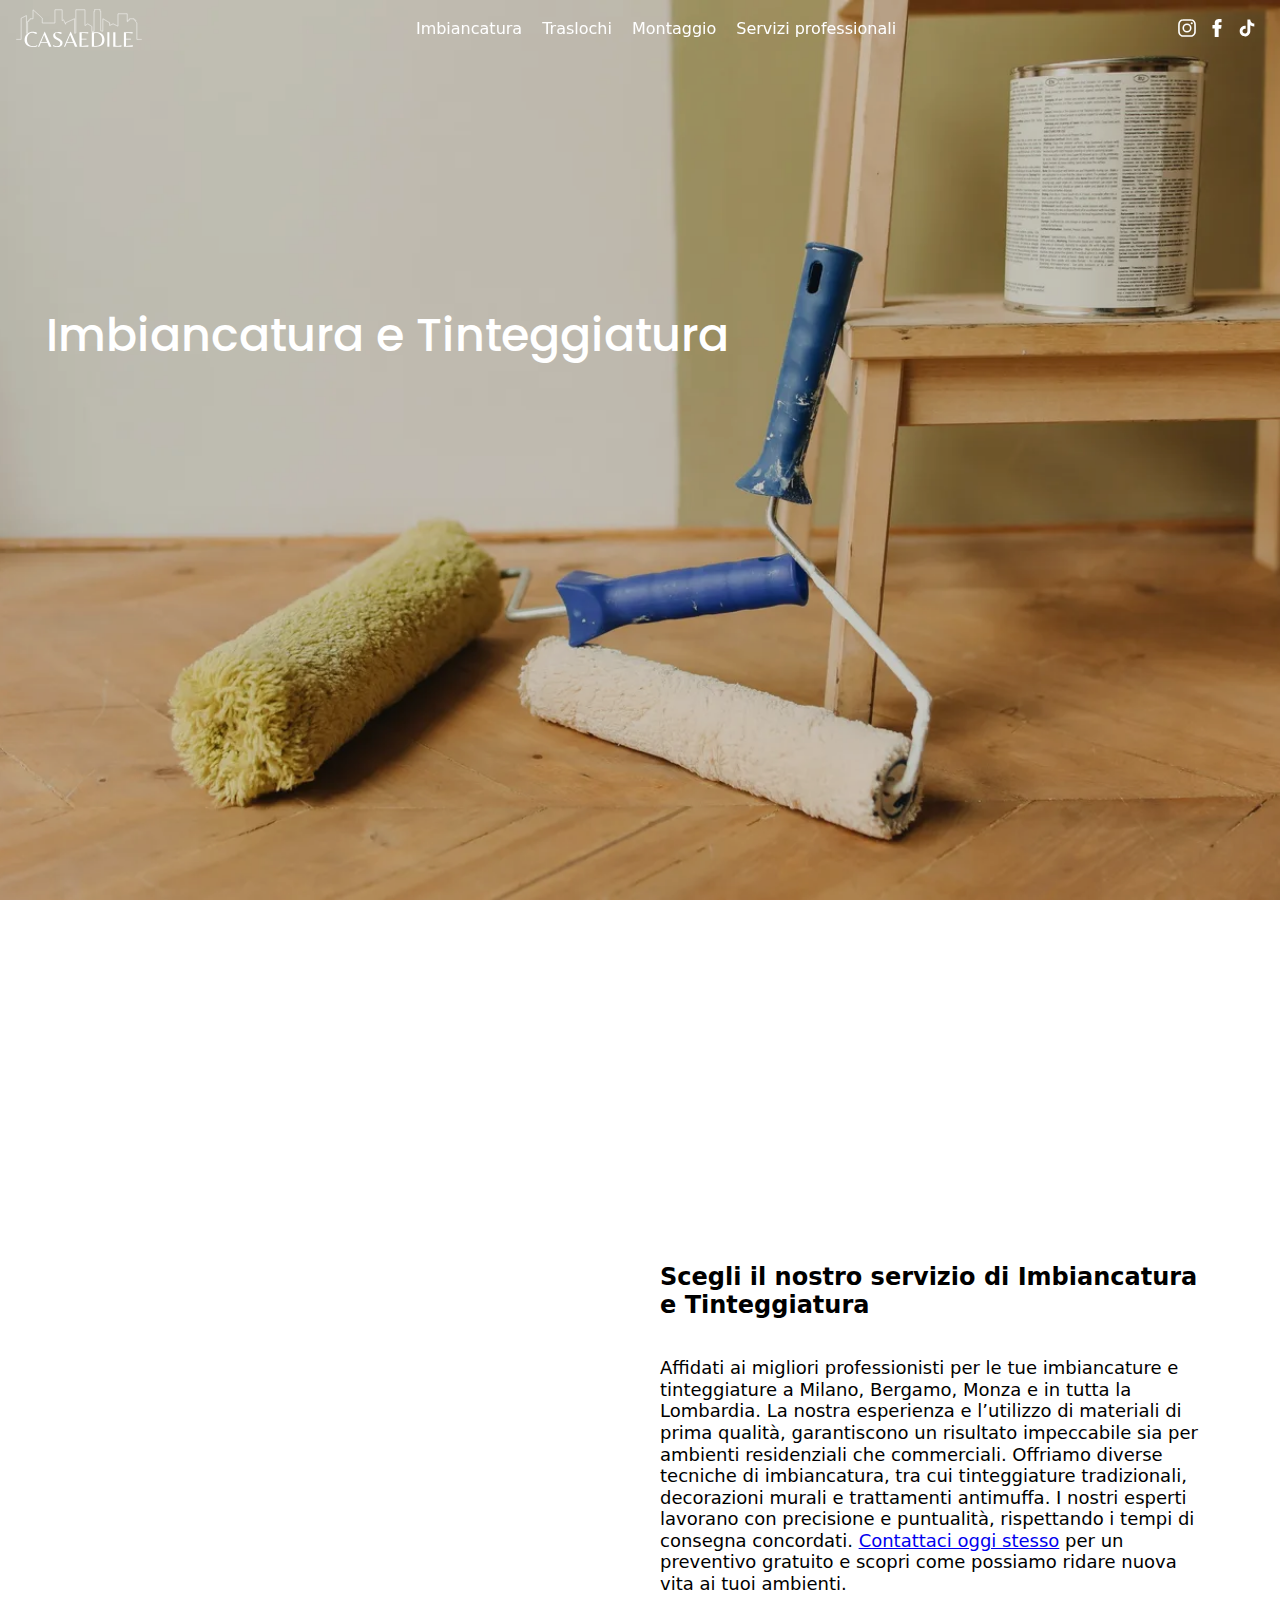
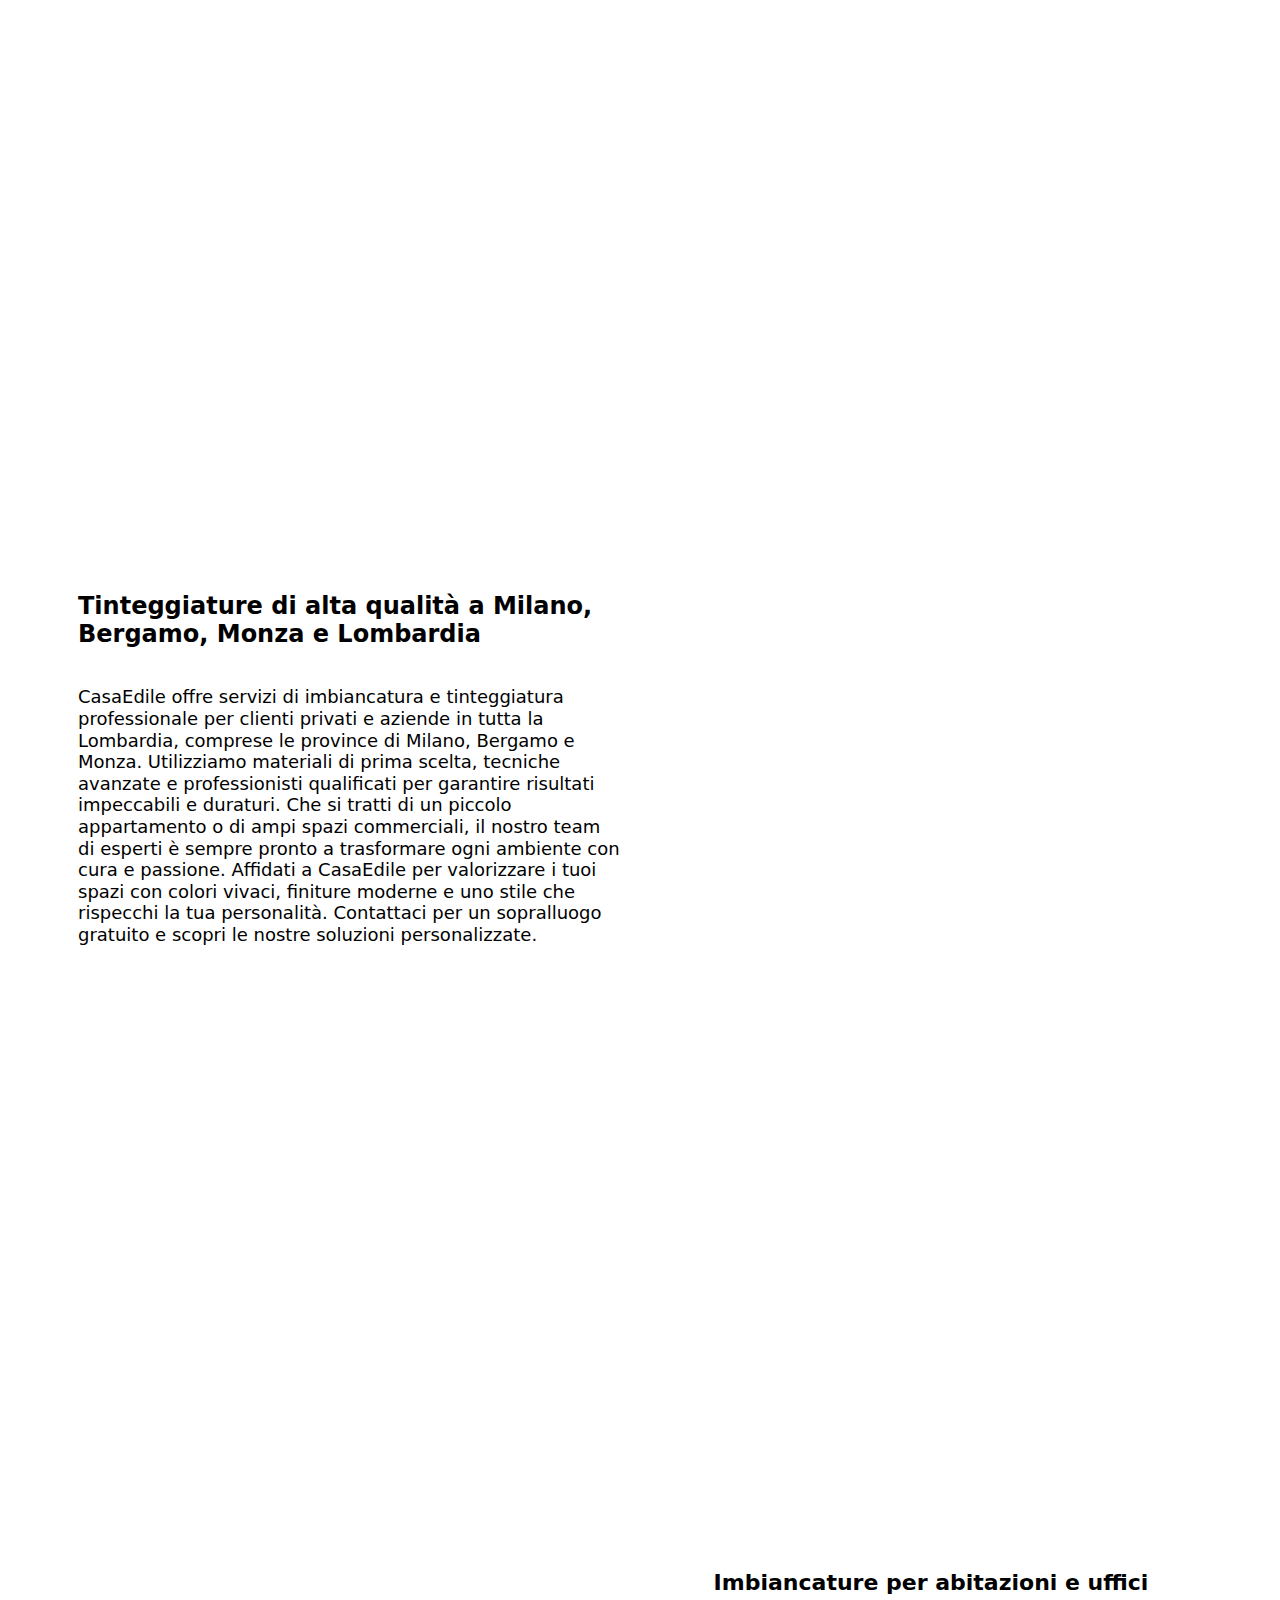
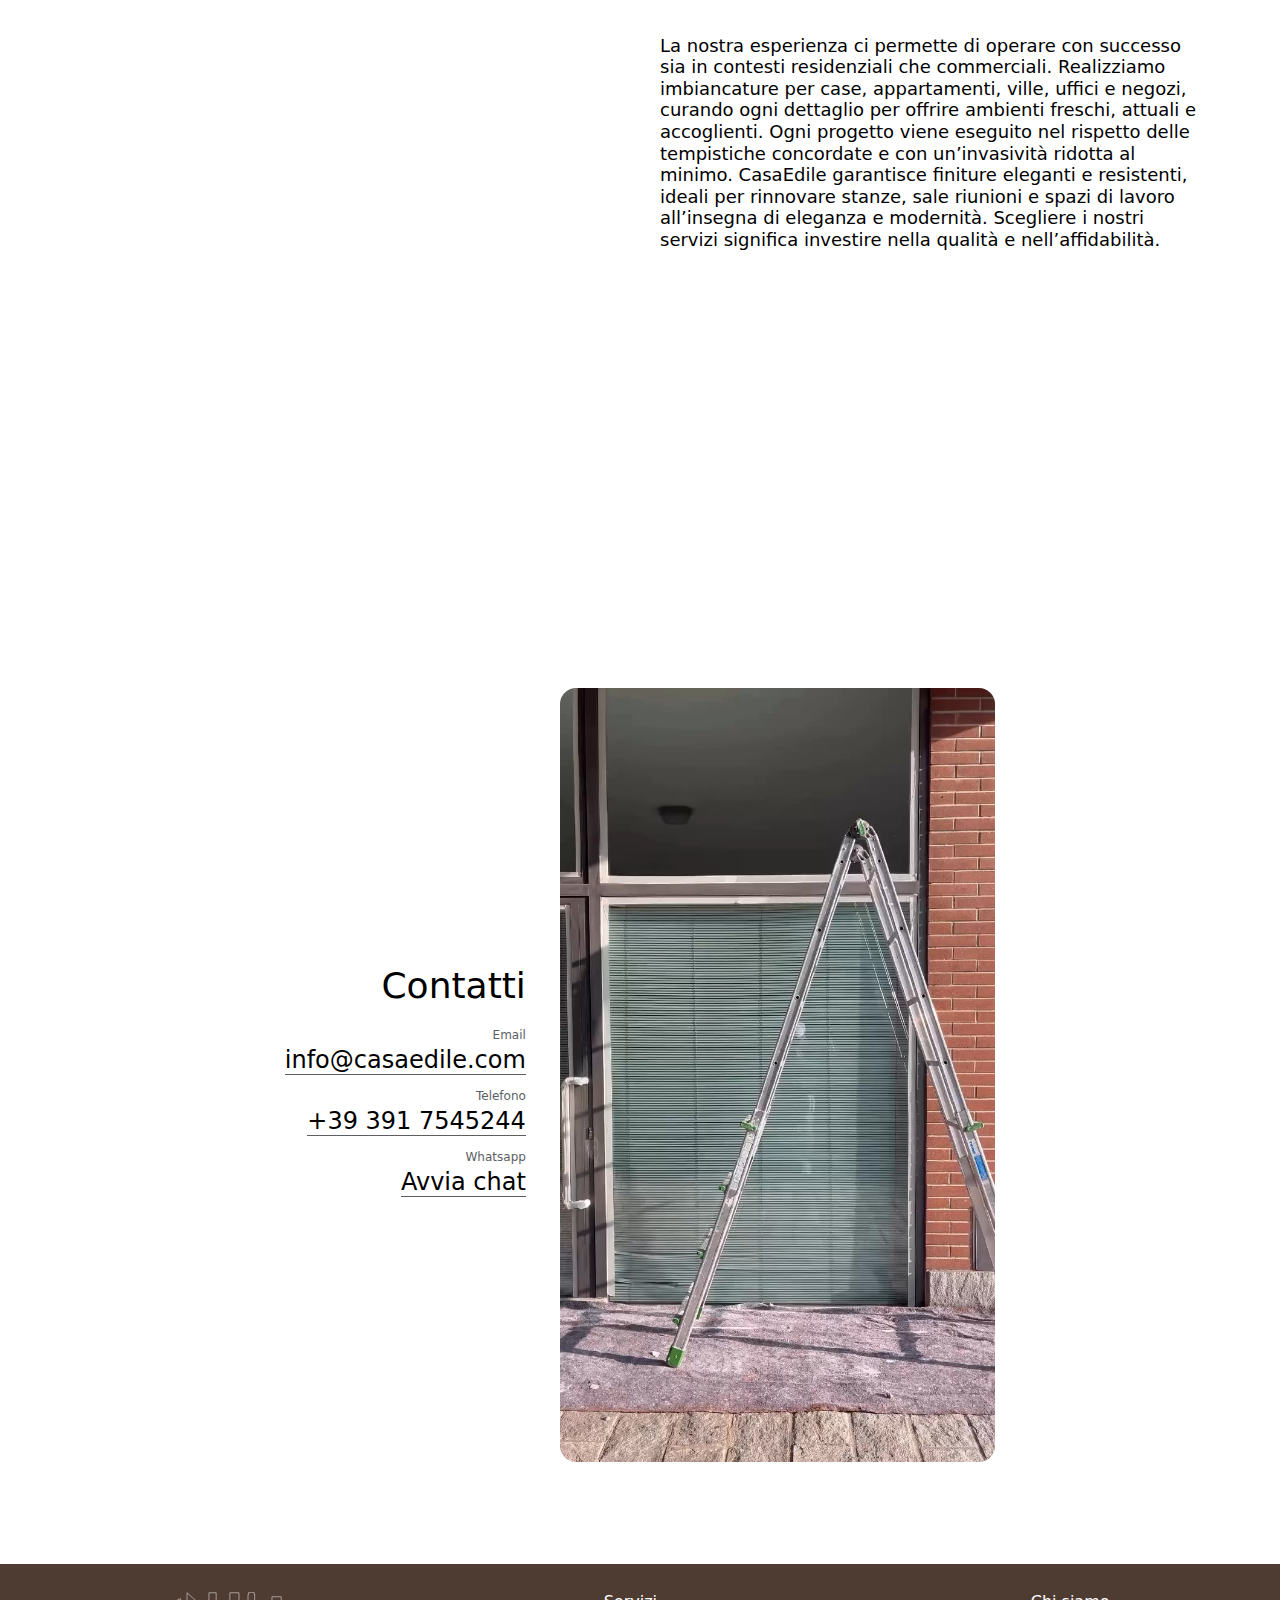
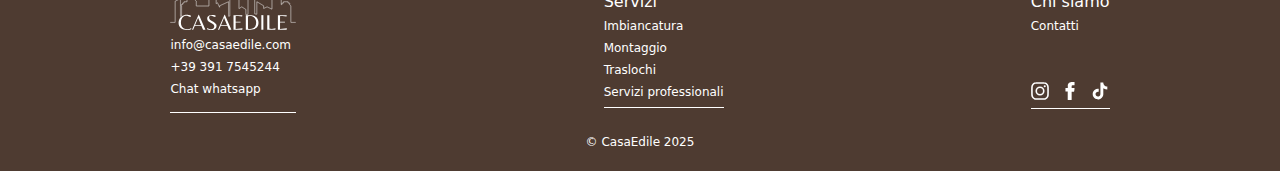
<file: services/imbiancatura-tinteggiatura/index.html>
<!DOCTYPE html><html lang="it"> <head><meta charset="UTF-8"><meta name="description" content="Scopri i nostri servizi di imbiancatura e tinteggiatura professionale per interni ed esterni. CasaEdile garantisce qualità, precisione e colori durevoli. Richiedi un preventivo gratuito!"><meta name="viewport" content="width=device-width, initial-scale=1.0"><link rel="canonical" href="https://casaedile.com/services/imbiancatura-tinteggiatura/"><link rel="icon" type="image/svg+xml" href="/favicon.svg"><meta name="generator" content="Astro v5.4.1"><title>Imbiancatura e Tinteggiatura professionali in Lombardia | CasaEdile</title><link rel="preconnect" href="https://fonts.googleapis.com"><link rel="preconnect" href="https://fonts.gstatic.com" crossorigin><link href="https://fonts.googleapis.com/css2?family=Belleza&family=Poppins:ital,wght@0,100;0,200;0,300;0,400;0,500;0,600;0,700;0,800;0,900;1,100;1,200;1,300;1,400;1,500;1,600;1,700;1,800;1,900&display=swap" rel="stylesheet"><!-- <link rel="preconnect" href="https://use.typekit.net" />
<link rel="stylesheet" href="https://use.typekit.net/pbh3rlf.css" /> --><meta name="astro-view-transitions-enabled" content="true"><meta name="astro-view-transitions-fallback" content="animate"><script type="module" src="/_astro/ClientRouter.astro_astro_type_script_index_0_lang.Cainpjm5.js"></script><link rel="stylesheet" href="/_astro/chi-siamo.Bkb7Zmq7.css">
<style>.astro-route-announcer{position:absolute;left:0;top:0;clip:rect(0 0 0 0);clip-path:inset(50%);overflow:hidden;white-space:nowrap;width:1px;height:1px}
html{font-family:system-ui,sans-serif;scroll-behavior:smooth}html,body{margin:0}body{overflow-x:hidden}#hero{height:100svh;position:relative}#hero img{height:100%;width:100%;object-fit:cover;object-position:center;filter:brightness(.8);z-index:-1;position:relative}#hero #hero-content{position:absolute;top:30%;margin-left:46px;font-family:poppins;color:#fff}#hero #hero-content h1{font-weight:500;font-size:46px}.paragraph p{font-size:18px}@media (max-width: 360px){#hero #hero-content h1{font-size:34px}}
[data-astro-image]{width:100%;height:auto;object-fit:var(--fit);object-position:var(--pos);aspect-ratio:var(--w) / var(--h)}[data-astro-image=responsive]{max-width:calc(var(--w) * 1px);max-height:calc(var(--h) * 1px)}[data-astro-image=fixed]{width:calc(var(--w) * 1px);height:calc(var(--h) * 1px)}
@keyframes astroFadeInOut{0%{opacity:1}to{opacity:0}}@keyframes astroFadeIn{0%{opacity:0;mix-blend-mode:plus-lighter}to{opacity:1;mix-blend-mode:plus-lighter}}@keyframes astroFadeOut{0%{opacity:1;mix-blend-mode:plus-lighter}to{opacity:0;mix-blend-mode:plus-lighter}}@keyframes astroSlideFromRight{0%{transform:translate(100%)}}@keyframes astroSlideFromLeft{0%{transform:translate(-100%)}}@keyframes astroSlideToRight{to{transform:translate(100%)}}@keyframes astroSlideToLeft{to{transform:translate(-100%)}}@media (prefers-reduced-motion){::view-transition-group(*),::view-transition-old(*),::view-transition-new(*){animation:none!important}[data-astro-transition-scope]{animation:none!important}}
</style><style>.alternate-layout{display:grid;grid-template-columns:1fr;gap:40px;margin:28px}@media (min-width: 768px){.alternate-layout{grid-template-columns:repeat(2,1fr);margin:78px}}@media (max-width: 400px){.alternate-layout{margin:18px}}.alternate-layout>div{display:flex;flex-direction:column;align-items:center;justify-content:center;width:100%;height:100svh}.alternate-layout>div>div{margin:64px}.alternate-layout .text p{font-size:18px;line-height:1.2}.alternate-layout .hero{height:100svh;margin:auto}.alternate-layout video,.alternate-layout img{height:80svh;object-fit:cover;border-radius:20px;clip-path:polygon(0% 0%,0% 0%,0% 0%,0% 0%)}.alternate-layout .media-container video{width:auto}.alternate-layout .media-container img{width:100%}.alternate-layout .right img,.alternate-layout .right video{clip-path:polygon(100% 0%,100% 0%,100% 0%,100% 0%)}.alternate-layout .right{align-self:flex-end}.alternate-layout .text h3{font-size:22px}@media (max-width: 768px){.alternate-layout video,.alternate-layout img{width:100%}.alternate-layout>div{height:auto}}
</style><style>.contact-layout{display:flex;gap:34px;align-items:center;justify-content:center;margin:46px 0;height:98svh}.contact-layout .contacts{display:flex;flex-direction:column;align-items:flex-end;justify-content:center;height:90svh}.contact-layout .contacts #contact-fg{display:flex;flex-direction:column;align-items:flex-end;justify-content:center}.contact-layout .contacts .title{font-size:36px;margin:22px 0}.contact-layout .contacts a{text-decoration:none;color:var(--textColor)}.contact-layout .contacts .sub-con{font-size:12px;color:#5c5e62}.contact-layout .contacts .con{font-weight:200;font-size:24px;margin:4px 0 14px;border-bottom:1px solid #5c5e62}.contacts{position:relative;height:fit-content}.contact-layout .contacts #contact-bg{height:300px;width:240px;position:absolute;top:64px;right:-20px}.contact-layout .contacts #contact-bg #bg{height:300px;width:240px;background-color:#e4c199;position:absolute;top:0;right:0;border-radius:12px;z-index:0}.contact-layout .contacts #contact-bg #fg{position:absolute;top:12px;left:68px;width:160px;height:304px;z-index:1;border:2px solid #8d8d8d;border-radius:8px}.contact-layout .video{max-width:40%;border-radius:10px}.contact-layout .video video{max-height:86svh}@media (max-width: 920px){.contact-layout{flex-direction:column-reverse;height:inherit}.contact-layout .contacts #contact-fg{align-items:stretch;justify-content:center}.contact-layout .video{max-width:80%}}
</style><style>video[data-astro-cid-c6ixmeqx]{border-radius:16px;width:100%}
</style><style>[data-astro-transition-scope="astro-sghdwdv3-1"] { view-transition-name: __2f__astro_2fpainting_2eCU0CZ__iN_2ejpg; }@layer astro { ::view-transition-old(__2f__astro_2fpainting_2eCU0CZ__iN_2ejpg) { 
	animation-duration: 180ms;
	animation-timing-function: cubic-bezier(0.76, 0, 0.24, 1);
	animation-fill-mode: both;
	animation-name: astroFadeOut; }::view-transition-new(__2f__astro_2fpainting_2eCU0CZ__iN_2ejpg) { 
	animation-duration: 180ms;
	animation-timing-function: cubic-bezier(0.76, 0, 0.24, 1);
	animation-fill-mode: both;
	animation-name: astroFadeIn; }[data-astro-transition=back]::view-transition-old(__2f__astro_2fpainting_2eCU0CZ__iN_2ejpg) { 
	animation-duration: 180ms;
	animation-timing-function: cubic-bezier(0.76, 0, 0.24, 1);
	animation-fill-mode: both;
	animation-name: astroFadeOut; }[data-astro-transition=back]::view-transition-new(__2f__astro_2fpainting_2eCU0CZ__iN_2ejpg) { 
	animation-duration: 180ms;
	animation-timing-function: cubic-bezier(0.76, 0, 0.24, 1);
	animation-fill-mode: both;
	animation-name: astroFadeIn; } }[data-astro-transition-fallback="old"] [data-astro-transition-scope="astro-sghdwdv3-1"],
			[data-astro-transition-fallback="old"][data-astro-transition-scope="astro-sghdwdv3-1"] { 
	animation-duration: 180ms;
	animation-timing-function: cubic-bezier(0.76, 0, 0.24, 1);
	animation-fill-mode: both;
	animation-name: astroFadeOut; }[data-astro-transition-fallback="new"] [data-astro-transition-scope="astro-sghdwdv3-1"],
			[data-astro-transition-fallback="new"][data-astro-transition-scope="astro-sghdwdv3-1"] { 
	animation-duration: 180ms;
	animation-timing-function: cubic-bezier(0.76, 0, 0.24, 1);
	animation-fill-mode: both;
	animation-name: astroFadeIn; }[data-astro-transition=back][data-astro-transition-fallback="old"] [data-astro-transition-scope="astro-sghdwdv3-1"],
			[data-astro-transition=back][data-astro-transition-fallback="old"][data-astro-transition-scope="astro-sghdwdv3-1"] { 
	animation-duration: 180ms;
	animation-timing-function: cubic-bezier(0.76, 0, 0.24, 1);
	animation-fill-mode: both;
	animation-name: astroFadeOut; }[data-astro-transition=back][data-astro-transition-fallback="new"] [data-astro-transition-scope="astro-sghdwdv3-1"],
			[data-astro-transition=back][data-astro-transition-fallback="new"][data-astro-transition-scope="astro-sghdwdv3-1"] { 
	animation-duration: 180ms;
	animation-timing-function: cubic-bezier(0.76, 0, 0.24, 1);
	animation-fill-mode: both;
	animation-name: astroFadeIn; }</style></head> <body> <header id="header" data-astro-cid-hnhh3bfe> <div class="header-content" data-astro-cid-hnhh3bfe> <div class="logo" data-astro-cid-hnhh3bfe> <a href="/" data-astro-cid-hnhh3bfe> <img src="/_astro/logo-extended_white.JOrFjW1k_Z1J7stb.svg" id="logo-white" alt="logo casaedile" width="126" height="38" loading="lazy" decoding="async"> <img src="/_astro/logo-extended_dark.B0s3GiE3_TBhYn.svg" id="logo-dark" alt="logo casaedile" width="126" height="38" loading="lazy" decoding="async"> </a> </div> <nav class="services" data-astro-cid-hnhh3bfe> <a href="/services/imbiancatura-tinteggiatura" data-astro-cid-hnhh3bfe>Imbiancatura</a><a href="/services/traslochi" data-astro-cid-hnhh3bfe>Traslochi</a><a href="/services/montaggio" data-astro-cid-hnhh3bfe>Montaggio</a><a href="/services/servizi-professionali" data-astro-cid-hnhh3bfe>Servizi professionali</a> </nav> <!-- <div class="call-to-action">
      <a href="/contacts">
        <button class="btn">
          <span> Contattaci </span>
        </button>
      </a>
    </div> --> <div class="socials" data-astro-cid-hnhh3bfe> <div class="socials" data-astro-cid-47w6s6lx> <div class="instagram logo" data-astro-cid-47w6s6lx> <a target="_blank" href="https://www.instagram.com/casaedile/" data-astro-cid-47w6s6lx> <svg xmlns="http://www.w3.org/2000/svg" viewBox="0 0 512 512" data-astro-cid-47w6s6lx> <path d="M256,49.471c67.266,0,75.233.257,101.8,1.469,24.562,1.121,37.9,5.224,46.778,8.674a78.052,78.052,0,0,1,28.966,18.845,78.052,78.052,0,0,1,18.845,28.966c3.45,8.877,7.554,22.216,8.674,46.778,1.212,26.565,1.469,34.532,1.469,101.8s-0.257,75.233-1.469,101.8c-1.121,24.562-5.225,37.9-8.674,46.778a83.427,83.427,0,0,1-47.811,47.811c-8.877,3.45-22.216,7.554-46.778,8.674-26.56,1.212-34.527,1.469-101.8,1.469s-75.237-.257-101.8-1.469c-24.562-1.121-37.9-5.225-46.778-8.674a78.051,78.051,0,0,1-28.966-18.845,78.053,78.053,0,0,1-18.845-28.966c-3.45-8.877-7.554-22.216-8.674-46.778-1.212-26.564-1.469-34.532-1.469-101.8s0.257-75.233,1.469-101.8c1.121-24.562,5.224-37.9,8.674-46.778A78.052,78.052,0,0,1,78.458,78.458a78.053,78.053,0,0,1,28.966-18.845c8.877-3.45,22.216-7.554,46.778-8.674,26.565-1.212,34.532-1.469,101.8-1.469m0-45.391c-68.418,0-77,.29-103.866,1.516-26.815,1.224-45.127,5.482-61.151,11.71a123.488,123.488,0,0,0-44.62,29.057A123.488,123.488,0,0,0,17.3,90.982C11.077,107.007,6.819,125.319,5.6,152.134,4.369,179,4.079,187.582,4.079,256S4.369,333,5.6,359.866c1.224,26.815,5.482,45.127,11.71,61.151a123.489,123.489,0,0,0,29.057,44.62,123.486,123.486,0,0,0,44.62,29.057c16.025,6.228,34.337,10.486,61.151,11.71,26.87,1.226,35.449,1.516,103.866,1.516s77-.29,103.866-1.516c26.815-1.224,45.127-5.482,61.151-11.71a128.817,128.817,0,0,0,73.677-73.677c6.228-16.025,10.486-34.337,11.71-61.151,1.226-26.87,1.516-35.449,1.516-103.866s-0.29-77-1.516-103.866c-1.224-26.815-5.482-45.127-11.71-61.151a123.486,123.486,0,0,0-29.057-44.62A123.487,123.487,0,0,0,421.018,17.3C404.993,11.077,386.681,6.819,359.866,5.6,333,4.369,324.418,4.079,256,4.079h0Z" data-astro-cid-47w6s6lx></path> <path d="M256,126.635A129.365,129.365,0,1,0,385.365,256,129.365,129.365,0,0,0,256,126.635Zm0,213.338A83.973,83.973,0,1,1,339.974,256,83.974,83.974,0,0,1,256,339.973Z" data-astro-cid-47w6s6lx></path> <circle cx="390.476" cy="121.524" r="30.23" data-astro-cid-47w6s6lx></circle> </svg> </a> </div> <div class="facebook logo" data-astro-cid-47w6s6lx> <a target="_blank" href="https://www.facebook.com/profile.php?id=61568533520213" data-astro-cid-47w6s6lx> <svg height="800px" width="800px" version="1.1" id="Layer_1" xmlns="http://www.w3.org/2000/svg" xmlns:xlink="http://www.w3.org/1999/xlink" viewBox="0 0 310 310" xml:space="preserve" data-astro-cid-47w6s6lx> <g id="XMLID_834_" data-astro-cid-47w6s6lx> <path id="XMLID_835_" d="M81.703,165.106h33.981V305c0,2.762,2.238,5,5,5h57.616c2.762,0,5-2.238,5-5V165.765h39.064
       c2.54,0,4.677-1.906,4.967-4.429l5.933-51.502c0.163-1.417-0.286-2.836-1.234-3.899c-0.949-1.064-2.307-1.673-3.732-1.673h-44.996
       V71.978c0-9.732,5.24-14.667,15.576-14.667c1.473,0,29.42,0,29.42,0c2.762,0,5-2.239,5-5V5.037c0-2.762-2.238-5-5-5h-40.545
       C187.467,0.023,186.832,0,185.896,0c-7.035,0-31.488,1.381-50.804,19.151c-21.402,19.692-18.427,43.27-17.716,47.358v37.752H81.703
       c-2.762,0-5,2.238-5,5v50.844C76.703,162.867,78.941,165.106,81.703,165.106z" data-astro-cid-47w6s6lx></path> </g> </svg> </a> </div> <!-- <div class="youtube logo">
    <a target="_blank" href="https://www.instagram.com/casaedile/">
      <svg
        id="Layer_1"
        data-name="Layer 1"
        xmlns="http://www.w3.org/2000/svg"
        viewBox="0 0 71.41 50"
      >
        <path
          class="cls-1"
          d="M69.94,7.82c-.82-3.06-3.24-5.47-6.29-6.29-5.59-1.53-27.94-1.53-27.94-1.53,0,0-22.35,0-27.94,1.47-3,.82-5.47,3.29-6.29,6.35C0,13.41,0,25,0,25c0,0,0,11.65,1.47,17.18.82,3.06,3.24,5.47,6.29,6.29,5.65,1.53,27.94,1.53,27.94,1.53,0,0,22.35,0,27.94-1.47,3.06-.82,5.47-3.24,6.29-6.29,1.47-5.59,1.47-17.18,1.47-17.18,0,0,.06-11.65-1.47-17.24ZM28.59,35.71V14.29l18.59,10.71-18.59,10.71Z"
        ></path>
      </svg>
    </a>
  </div> --> <div class="tiktok logo" data-astro-cid-47w6s6lx> <a target="_blank" href="https://www.tiktok.com/@casaedile" data-astro-cid-47w6s6lx> <svg xmlns="http://www.w3.org/2000/svg" fill="#000000" width="800px" height="800px" viewBox="0 0 512 512" id="icons" data-astro-cid-47w6s6lx><path d="M412.19,118.66a109.27,109.27,0,0,1-9.45-5.5,132.87,132.87,0,0,1-24.27-20.62c-18.1-20.71-24.86-41.72-27.35-56.43h.1C349.14,23.9,350,16,350.13,16H267.69V334.78c0,4.28,0,8.51-.18,12.69,0,.52-.05,1-.08,1.56,0,.23,0,.47-.05.71,0,.06,0,.12,0,.18a70,70,0,0,1-35.22,55.56,68.8,68.8,0,0,1-34.11,9c-38.41,0-69.54-31.32-69.54-70s31.13-70,69.54-70a68.9,68.9,0,0,1,21.41,3.39l.1-83.94a153.14,153.14,0,0,0-118,34.52,161.79,161.79,0,0,0-35.3,43.53c-3.48,6-16.61,30.11-18.2,69.24-1,22.21,5.67,45.22,8.85,54.73v.2c2,5.6,9.75,24.71,22.38,40.82A167.53,167.53,0,0,0,115,470.66v-.2l.2.2C155.11,497.78,199.36,496,199.36,496c7.66-.31,33.32,0,62.46-13.81,32.32-15.31,50.72-38.12,50.72-38.12a158.46,158.46,0,0,0,27.64-45.93c7.46-19.61,9.95-43.13,9.95-52.53V176.49c1,.6,14.32,9.41,14.32,9.41s19.19,12.3,49.13,20.31c21.48,5.7,50.42,6.9,50.42,6.9V131.27C453.86,132.37,433.27,129.17,412.19,118.66Z" data-astro-cid-47w6s6lx></path></svg> </a> </div> </div>  </div> <button class="menu-button" id="menuButton" data-astro-cid-hnhh3bfe> &#9776; </button> </div> </header> <div class="drawer" id="drawer" data-astro-cid-hnhh3bfe> <div id="drawer-content" data-astro-cid-hnhh3bfe> <div id="drawer-header" data-astro-cid-hnhh3bfe> <button id="close-menu-button" data-astro-cid-hnhh3bfe> <svg xmlns="http://www.w3.org/2000/svg" height="20px" viewBox="0 -960 960 960" width="20px" fill="#5f6368" data-astro-cid-hnhh3bfe><path d="m291-240-51-51 189-189-189-189 51-51 189 189 189-189 51 51-189 189 189 189-51 51-189-189-189 189Z" data-astro-cid-hnhh3bfe></path></svg> </button> </div> <div id="drawer-menu" data-astro-cid-hnhh3bfe> <nav class="services" data-astro-cid-hnhh3bfe> <div class="menu-section" data-astro-cid-hnhh3bfe> <a href="/services/imbiancatura-tinteggiatura" data-astro-cid-hnhh3bfe> <span data-astro-cid-hnhh3bfe> Imbiancatura </span> <svg xmlns="http://www.w3.org/2000/svg" height="20px" viewBox="0 -960 960 960" width="20px" fill="#5f6368"> <path d="M522-480 333-669l51-51 240 240-240 240-51-51 189-189Z"></path> </svg> </a><a href="/services/traslochi" data-astro-cid-hnhh3bfe> <span data-astro-cid-hnhh3bfe> Traslochi </span> <svg xmlns="http://www.w3.org/2000/svg" height="20px" viewBox="0 -960 960 960" width="20px" fill="#5f6368"> <path d="M522-480 333-669l51-51 240 240-240 240-51-51 189-189Z"></path> </svg> </a><a href="/services/montaggio" data-astro-cid-hnhh3bfe> <span data-astro-cid-hnhh3bfe> Montaggio </span> <svg xmlns="http://www.w3.org/2000/svg" height="20px" viewBox="0 -960 960 960" width="20px" fill="#5f6368"> <path d="M522-480 333-669l51-51 240 240-240 240-51-51 189-189Z"></path> </svg> </a><a href="/services/servizi-professionali" data-astro-cid-hnhh3bfe> <span data-astro-cid-hnhh3bfe> Servizi professionali </span> <svg xmlns="http://www.w3.org/2000/svg" height="20px" viewBox="0 -960 960 960" width="20px" fill="#5f6368"> <path d="M522-480 333-669l51-51 240 240-240 240-51-51 189-189Z"></path> </svg> </a> </div><div class="menu-section" data-astro-cid-hnhh3bfe> <a href="/contacts" data-astro-cid-hnhh3bfe> <span data-astro-cid-hnhh3bfe> Contatti </span> <svg xmlns="http://www.w3.org/2000/svg" height="20px" viewBox="0 -960 960 960" width="20px" fill="#5f6368"> <path d="M522-480 333-669l51-51 240 240-240 240-51-51 189-189Z"></path> </svg> </a><a href="/chi-siamo" data-astro-cid-hnhh3bfe> <span data-astro-cid-hnhh3bfe> Chi siamo </span> <svg xmlns="http://www.w3.org/2000/svg" height="20px" viewBox="0 -960 960 960" width="20px" fill="#5f6368"> <path d="M522-480 333-669l51-51 240 240-240 240-51-51 189-189Z"></path> </svg> </a> </div> </nav> <div class="call-to-action" data-astro-cid-hnhh3bfe> <div class="socials" data-astro-cid-47w6s6lx> <div class="instagram logo" data-astro-cid-47w6s6lx> <a target="_blank" href="https://www.instagram.com/casaedile/" data-astro-cid-47w6s6lx> <svg xmlns="http://www.w3.org/2000/svg" viewBox="0 0 512 512" data-astro-cid-47w6s6lx> <path d="M256,49.471c67.266,0,75.233.257,101.8,1.469,24.562,1.121,37.9,5.224,46.778,8.674a78.052,78.052,0,0,1,28.966,18.845,78.052,78.052,0,0,1,18.845,28.966c3.45,8.877,7.554,22.216,8.674,46.778,1.212,26.565,1.469,34.532,1.469,101.8s-0.257,75.233-1.469,101.8c-1.121,24.562-5.225,37.9-8.674,46.778a83.427,83.427,0,0,1-47.811,47.811c-8.877,3.45-22.216,7.554-46.778,8.674-26.56,1.212-34.527,1.469-101.8,1.469s-75.237-.257-101.8-1.469c-24.562-1.121-37.9-5.225-46.778-8.674a78.051,78.051,0,0,1-28.966-18.845,78.053,78.053,0,0,1-18.845-28.966c-3.45-8.877-7.554-22.216-8.674-46.778-1.212-26.564-1.469-34.532-1.469-101.8s0.257-75.233,1.469-101.8c1.121-24.562,5.224-37.9,8.674-46.778A78.052,78.052,0,0,1,78.458,78.458a78.053,78.053,0,0,1,28.966-18.845c8.877-3.45,22.216-7.554,46.778-8.674,26.565-1.212,34.532-1.469,101.8-1.469m0-45.391c-68.418,0-77,.29-103.866,1.516-26.815,1.224-45.127,5.482-61.151,11.71a123.488,123.488,0,0,0-44.62,29.057A123.488,123.488,0,0,0,17.3,90.982C11.077,107.007,6.819,125.319,5.6,152.134,4.369,179,4.079,187.582,4.079,256S4.369,333,5.6,359.866c1.224,26.815,5.482,45.127,11.71,61.151a123.489,123.489,0,0,0,29.057,44.62,123.486,123.486,0,0,0,44.62,29.057c16.025,6.228,34.337,10.486,61.151,11.71,26.87,1.226,35.449,1.516,103.866,1.516s77-.29,103.866-1.516c26.815-1.224,45.127-5.482,61.151-11.71a128.817,128.817,0,0,0,73.677-73.677c6.228-16.025,10.486-34.337,11.71-61.151,1.226-26.87,1.516-35.449,1.516-103.866s-0.29-77-1.516-103.866c-1.224-26.815-5.482-45.127-11.71-61.151a123.486,123.486,0,0,0-29.057-44.62A123.487,123.487,0,0,0,421.018,17.3C404.993,11.077,386.681,6.819,359.866,5.6,333,4.369,324.418,4.079,256,4.079h0Z" data-astro-cid-47w6s6lx></path> <path d="M256,126.635A129.365,129.365,0,1,0,385.365,256,129.365,129.365,0,0,0,256,126.635Zm0,213.338A83.973,83.973,0,1,1,339.974,256,83.974,83.974,0,0,1,256,339.973Z" data-astro-cid-47w6s6lx></path> <circle cx="390.476" cy="121.524" r="30.23" data-astro-cid-47w6s6lx></circle> </svg> </a> </div> <div class="facebook logo" data-astro-cid-47w6s6lx> <a target="_blank" href="https://www.facebook.com/profile.php?id=61568533520213" data-astro-cid-47w6s6lx> <svg height="800px" width="800px" version="1.1" id="Layer_1" xmlns="http://www.w3.org/2000/svg" xmlns:xlink="http://www.w3.org/1999/xlink" viewBox="0 0 310 310" xml:space="preserve" data-astro-cid-47w6s6lx> <g id="XMLID_834_" data-astro-cid-47w6s6lx> <path id="XMLID_835_" d="M81.703,165.106h33.981V305c0,2.762,2.238,5,5,5h57.616c2.762,0,5-2.238,5-5V165.765h39.064
       c2.54,0,4.677-1.906,4.967-4.429l5.933-51.502c0.163-1.417-0.286-2.836-1.234-3.899c-0.949-1.064-2.307-1.673-3.732-1.673h-44.996
       V71.978c0-9.732,5.24-14.667,15.576-14.667c1.473,0,29.42,0,29.42,0c2.762,0,5-2.239,5-5V5.037c0-2.762-2.238-5-5-5h-40.545
       C187.467,0.023,186.832,0,185.896,0c-7.035,0-31.488,1.381-50.804,19.151c-21.402,19.692-18.427,43.27-17.716,47.358v37.752H81.703
       c-2.762,0-5,2.238-5,5v50.844C76.703,162.867,78.941,165.106,81.703,165.106z" data-astro-cid-47w6s6lx></path> </g> </svg> </a> </div> <!-- <div class="youtube logo">
    <a target="_blank" href="https://www.instagram.com/casaedile/">
      <svg
        id="Layer_1"
        data-name="Layer 1"
        xmlns="http://www.w3.org/2000/svg"
        viewBox="0 0 71.41 50"
      >
        <path
          class="cls-1"
          d="M69.94,7.82c-.82-3.06-3.24-5.47-6.29-6.29-5.59-1.53-27.94-1.53-27.94-1.53,0,0-22.35,0-27.94,1.47-3,.82-5.47,3.29-6.29,6.35C0,13.41,0,25,0,25c0,0,0,11.65,1.47,17.18.82,3.06,3.24,5.47,6.29,6.29,5.65,1.53,27.94,1.53,27.94,1.53,0,0,22.35,0,27.94-1.47,3.06-.82,5.47-3.24,6.29-6.29,1.47-5.59,1.47-17.18,1.47-17.18,0,0,.06-11.65-1.47-17.24ZM28.59,35.71V14.29l18.59,10.71-18.59,10.71Z"
        ></path>
      </svg>
    </a>
  </div> --> <div class="tiktok logo" data-astro-cid-47w6s6lx> <a target="_blank" href="https://www.tiktok.com/@casaedile" data-astro-cid-47w6s6lx> <svg xmlns="http://www.w3.org/2000/svg" fill="#000000" width="800px" height="800px" viewBox="0 0 512 512" id="icons" data-astro-cid-47w6s6lx><path d="M412.19,118.66a109.27,109.27,0,0,1-9.45-5.5,132.87,132.87,0,0,1-24.27-20.62c-18.1-20.71-24.86-41.72-27.35-56.43h.1C349.14,23.9,350,16,350.13,16H267.69V334.78c0,4.28,0,8.51-.18,12.69,0,.52-.05,1-.08,1.56,0,.23,0,.47-.05.71,0,.06,0,.12,0,.18a70,70,0,0,1-35.22,55.56,68.8,68.8,0,0,1-34.11,9c-38.41,0-69.54-31.32-69.54-70s31.13-70,69.54-70a68.9,68.9,0,0,1,21.41,3.39l.1-83.94a153.14,153.14,0,0,0-118,34.52,161.79,161.79,0,0,0-35.3,43.53c-3.48,6-16.61,30.11-18.2,69.24-1,22.21,5.67,45.22,8.85,54.73v.2c2,5.6,9.75,24.71,22.38,40.82A167.53,167.53,0,0,0,115,470.66v-.2l.2.2C155.11,497.78,199.36,496,199.36,496c7.66-.31,33.32,0,62.46-13.81,32.32-15.31,50.72-38.12,50.72-38.12a158.46,158.46,0,0,0,27.64-45.93c7.46-19.61,9.95-43.13,9.95-52.53V176.49c1,.6,14.32,9.41,14.32,9.41s19.19,12.3,49.13,20.31c21.48,5.7,50.42,6.9,50.42,6.9V131.27C453.86,132.37,433.27,129.17,412.19,118.66Z" data-astro-cid-47w6s6lx></path></svg> </a> </div> </div>  </div> <!-- <div class="call-to-action">
        <Button
          class:list={["btn"]}
          bgColor="#0000000d"
          textColor="black"
          to="/contacts">Contattaci</Button
        >
      </div> --> </div> </div> </div> <script>
  document.addEventListener("DOMContentLoaded", () => {
    initHeader();
  });

  document.addEventListener("astro:after-swap", () => {
    initHeader();
  });

  function initHeader() {
    let lastScrollY = window.scrollY;
    const header = document.getElementById("header");
    const menuButton = document.getElementById("menuButton");
    const closeMenuButton = document.getElementById("close-menu-button");
    const drawer = document.getElementById("drawer");

    function handleScroll() {
      if (window.scrollY > lastScrollY && lastScrollY > 0) {
        header.classList.add("header-hidden");
      } else {
        header.classList.remove("header-hidden");
      }

      if (window.scrollY > 0) {
        header.classList.add("scrolled");
      } else {
        header.classList.remove("scrolled");
      }

      lastScrollY = window.scrollY;
    }

    window.addEventListener("scroll", () => {
      handleScroll();
    });

    function toggleDrawer() {
      drawer.classList.toggle("active");

      document.body.style.overflow =
        document.body.style.overflow === "hidden" ? "initial" : "hidden";
    }

    closeMenuButton.addEventListener("click", toggleDrawer);
    menuButton.addEventListener("click", toggleDrawer);
  }
</script>   <div id="hero"> <div id="hero-content"> <h1>Imbiancatura e Tinteggiatura</h1> </div> <img src="/_astro/painting.CU0CZ_iN_ZFXH5n.webp" srcset="/_astro/painting.CU0CZ_iN_1bX99s.webp 640w, /_astro/painting.CU0CZ_iN_Z1tOvck.webp 750w, /_astro/painting.CU0CZ_iN_Z257Ag6.webp 828w, /_astro/painting.CU0CZ_iN_1oXxHK.webp 1080w, /_astro/painting.CU0CZ_iN_Z2twQea.webp 1280w, /_astro/painting.CU0CZ_iN_Z4TfhP.webp 1668w, /_astro/painting.CU0CZ_iN_FLxmi.webp 2048w, /_astro/painting.CU0CZ_iN_1LcHSX.webp 2560w, /_astro/painting.CU0CZ_iN_ZFXH5n.webp 3000w" alt="Imbiancatura e tinteggiatura - Casa Tinteggiata" data-astro-transition-scope="astro-sghdwdv3-1" sizes="(min-width: 3000px) 3000px, 100vw" loading="lazy" decoding="async" fetchpriority="auto" style="--w: 3000; --h: 2000; --fit: cover; --pos: center;" data-astro-image="responsive" width="3000" height="2000" class="hero-img"> </div> <div id="content-container">  <div class="alternate-layout"> <div class="media-container left"><img src="/_astro/painting-2.B85bYgQ9_21kDl1.webp" srcset="/_astro/painting-2.B85bYgQ9_Z1wUYpA.webp 640w, /_astro/painting-2.B85bYgQ9_2qpC3I.webp 750w, /_astro/painting-2.B85bYgQ9_12CEOq.webp 828w, /_astro/painting-2.B85bYgQ9_Z1tDRNs.webp 1080w, /_astro/painting-2.B85bYgQ9_H8qfw.webp 1280w, /_astro/painting-2.B85bYgQ9_ks8je.webp 1668w, /_astro/painting-2.B85bYgQ9_Uv0od.webp 2048w, /_astro/painting-2.B85bYgQ9_Z97xbt.webp 2560w, /_astro/painting-2.B85bYgQ9_21kDl1.webp 3000w" alt="image on the left" sizes="(min-width: 3000px) 3000px, 100vw" loading="lazy" decoding="async" fetchpriority="auto" style="--w: 3000; --h: 2000; --fit: cover; --pos: center;" data-astro-image="responsive" width="3000" height="2000"></div><div class="text"><h2 id="scegli-il-nostro-servizio-di-imbiancatura-e-tinteggiatura">Scegli il nostro servizio di Imbiancatura e Tinteggiatura</h2><p>Affidati ai migliori professionisti per le tue imbiancature e tinteggiature a Milano, Bergamo, Monza e in tutta la Lombardia. La nostra esperienza e l’utilizzo di materiali di prima qualità, garantiscono un risultato impeccabile sia per ambienti residenziali che commerciali. Offriamo diverse tecniche di imbiancatura, tra cui tinteggiature tradizionali, decorazioni murali e trattamenti antimuffa.
I nostri esperti lavorano con precisione e puntualità, rispettando i tempi di consegna concordati. <a href="#contactform">Contattaci oggi stesso</a> per un preventivo gratuito e scopri come possiamo ridare nuova vita ai tuoi ambienti.</p></div><div class="text"><h2 id="tinteggiature-di-alta-qualità-a-milano-bergamo-monza-e-lombardia">Tinteggiature di alta qualità a Milano, Bergamo, Monza e Lombardia</h2><p>CasaEdile offre servizi di imbiancatura e tinteggiatura professionale per clienti privati e aziende in tutta la Lombardia, comprese le province di Milano, Bergamo e Monza. Utilizziamo materiali di prima scelta, tecniche avanzate e professionisti qualificati per garantire risultati impeccabili e duraturi. Che si tratti di un piccolo appartamento o di ampi spazi commerciali, il nostro team di esperti è sempre pronto a trasformare ogni ambiente con cura e passione. Affidati a CasaEdile per valorizzare i tuoi spazi con colori vivaci, finiture moderne e uno stile che rispecchi la tua personalità. Contattaci per un sopralluogo gratuito e scopri le nostre soluzioni personalizzate.</p></div><div class="media-container right"><video src="/_astro/imbianchino.CaZKRGO0.mp4" autoplay loop muted="true" playsinline data-astro-cid-c6ixmeqx>
Il tuo browser non supporta il tag video.
</video> </div><div class="media-container left"><img src="/_astro/painting-3.CvcYIT2e_1uXI5k.webp" srcset="/_astro/painting-3.CvcYIT2e_Z1xVGxX.webp 640w, /_astro/painting-3.CvcYIT2e_2poTUl.webp 750w, /_astro/painting-3.CvcYIT2e_11BWG3.webp 828w, /_astro/painting-3.CvcYIT2e_Z200N49.webp 1080w, /_astro/painting-3.CvcYIT2e_bLuYP.webp 1280w, /_astro/painting-3.CvcYIT2e_ZaSLVs.webp 1668w, /_astro/painting-3.CvcYIT2e_p958w.webp 2048w, /_astro/painting-3.CvcYIT2e_ZEtsra.webp 2560w, /_astro/painting-3.CvcYIT2e_1uXI5k.webp 3000w" alt="image on the left" sizes="(min-width: 3000px) 3000px, 100vw" loading="lazy" decoding="async" fetchpriority="auto" style="--w: 3000; --h: 2000; --fit: cover; --pos: center;" data-astro-image="responsive" width="3000" height="2000"></div><div class="text"><h3 id="imbiancature-per-abitazioni-e-uffici">Imbiancature per abitazioni e uffici</h3><p>La nostra esperienza ci permette di operare con successo sia in contesti residenziali che commerciali. Realizziamo imbiancature per case, appartamenti, ville, uffici e negozi, curando ogni dettaglio per offrire ambienti freschi, attuali e accoglienti. Ogni progetto viene eseguito nel rispetto delle tempistiche concordate e con un’invasività ridotta al minimo. CasaEdile garantisce finiture eleganti e resistenti, ideali per rinnovare stanze, sale riunioni e spazi di lavoro all’insegna di eleganza e modernità. Scegliere i nostri servizi significa investire nella qualità e nell’affidabilità.</p></div> </div>  <script type="module" src="/_astro/AlternateLayout.astro_astro_type_script_index_0_lang.rfifdnwA.js"></script>
<div class="contact-layout" id="contactform"> <div class="contacts"> <!-- <div id="contact-bg">
      <div id="fg"></div>
      <div id="bg"></div>
    </div> --> <div id="contact-fg"> <div class="title">Contatti</div> <div class="sub-con">Email</div> <div class="con"> <a href="mailto:info@casaedile">info@casaedile.com</a> </div> <div class="sub-con">Telefono</div> <div class="con"> <a href="tel:+393917545244">+39 391 7545244</a> </div> <div class="sub-con">Whatsapp</div> <div class="con"> <a href="https://wa.me/3917545244?text=Ciao%20vorrei%20prenotare%20un%20appuntamento">Avvia chat</a> </div> </div> </div> <div class="video"> <video src="/_astro/chat.DpGLMKQc.mp4" autoplay loop muted="true" playsinline data-astro-cid-c6ixmeqx>
Il tuo browser non supporta il tag video.
</video>  </div> </div>   </div> <footer class="dark" data-astro-cid-mh6itkc3> <div class="main-footer" data-astro-cid-mh6itkc3> <div class="contacts-footer section" data-astro-cid-mh6itkc3> <img src="/_astro/logo-extended_white.JOrFjW1k_Z1J7stb.svg" id="footer-logo" alt="logo casaedile" width="126" height="38" loading="lazy" decoding="async"> <div class="contacts-content" data-astro-cid-mh6itkc3> <a href="mailto:info@casaedile" data-astro-cid-mh6itkc3>info@casaedile.com</a> <a href="tel:+393917545244" data-astro-cid-mh6itkc3>+39 391 7545244</a> <a href="https://wa.me/3917545244?text=Ciao%20vorrei%20prenotare%20un%20appuntamento" data-astro-cid-mh6itkc3>Chat whatsapp</a> </div> </div> <div class="services section" data-astro-cid-mh6itkc3> <a class="header" href="/#services" data-astro-cid-mh6itkc3> Servizi </a> <a href="/services/imbiancatura-tinteggiatura" data-astro-cid-mh6itkc3> Imbiancatura </a> <a href="/services/montaggio" data-astro-cid-mh6itkc3> Montaggio </a> <a href="/services/traslochi" data-astro-cid-mh6itkc3> Traslochi </a> <a href="/services/servizi-professionali" data-astro-cid-mh6itkc3> Servizi professionali </a> </div> <div class="about section" data-astro-cid-mh6itkc3> <a class="header" href="/chi-siamo" data-astro-cid-mh6itkc3> Chi siamo </a> <a href="/contacts" data-astro-cid-mh6itkc3> Contatti </a> <div class="space" data-astro-cid-mh6itkc3></div> <div class="socials" data-astro-cid-47w6s6lx> <div class="instagram logo" data-astro-cid-47w6s6lx> <a target="_blank" href="https://www.instagram.com/casaedile/" data-astro-cid-47w6s6lx> <svg xmlns="http://www.w3.org/2000/svg" viewBox="0 0 512 512" data-astro-cid-47w6s6lx> <path d="M256,49.471c67.266,0,75.233.257,101.8,1.469,24.562,1.121,37.9,5.224,46.778,8.674a78.052,78.052,0,0,1,28.966,18.845,78.052,78.052,0,0,1,18.845,28.966c3.45,8.877,7.554,22.216,8.674,46.778,1.212,26.565,1.469,34.532,1.469,101.8s-0.257,75.233-1.469,101.8c-1.121,24.562-5.225,37.9-8.674,46.778a83.427,83.427,0,0,1-47.811,47.811c-8.877,3.45-22.216,7.554-46.778,8.674-26.56,1.212-34.527,1.469-101.8,1.469s-75.237-.257-101.8-1.469c-24.562-1.121-37.9-5.225-46.778-8.674a78.051,78.051,0,0,1-28.966-18.845,78.053,78.053,0,0,1-18.845-28.966c-3.45-8.877-7.554-22.216-8.674-46.778-1.212-26.564-1.469-34.532-1.469-101.8s0.257-75.233,1.469-101.8c1.121-24.562,5.224-37.9,8.674-46.778A78.052,78.052,0,0,1,78.458,78.458a78.053,78.053,0,0,1,28.966-18.845c8.877-3.45,22.216-7.554,46.778-8.674,26.565-1.212,34.532-1.469,101.8-1.469m0-45.391c-68.418,0-77,.29-103.866,1.516-26.815,1.224-45.127,5.482-61.151,11.71a123.488,123.488,0,0,0-44.62,29.057A123.488,123.488,0,0,0,17.3,90.982C11.077,107.007,6.819,125.319,5.6,152.134,4.369,179,4.079,187.582,4.079,256S4.369,333,5.6,359.866c1.224,26.815,5.482,45.127,11.71,61.151a123.489,123.489,0,0,0,29.057,44.62,123.486,123.486,0,0,0,44.62,29.057c16.025,6.228,34.337,10.486,61.151,11.71,26.87,1.226,35.449,1.516,103.866,1.516s77-.29,103.866-1.516c26.815-1.224,45.127-5.482,61.151-11.71a128.817,128.817,0,0,0,73.677-73.677c6.228-16.025,10.486-34.337,11.71-61.151,1.226-26.87,1.516-35.449,1.516-103.866s-0.29-77-1.516-103.866c-1.224-26.815-5.482-45.127-11.71-61.151a123.486,123.486,0,0,0-29.057-44.62A123.487,123.487,0,0,0,421.018,17.3C404.993,11.077,386.681,6.819,359.866,5.6,333,4.369,324.418,4.079,256,4.079h0Z" data-astro-cid-47w6s6lx></path> <path d="M256,126.635A129.365,129.365,0,1,0,385.365,256,129.365,129.365,0,0,0,256,126.635Zm0,213.338A83.973,83.973,0,1,1,339.974,256,83.974,83.974,0,0,1,256,339.973Z" data-astro-cid-47w6s6lx></path> <circle cx="390.476" cy="121.524" r="30.23" data-astro-cid-47w6s6lx></circle> </svg> </a> </div> <div class="facebook logo" data-astro-cid-47w6s6lx> <a target="_blank" href="https://www.facebook.com/profile.php?id=61568533520213" data-astro-cid-47w6s6lx> <svg height="800px" width="800px" version="1.1" id="Layer_1" xmlns="http://www.w3.org/2000/svg" xmlns:xlink="http://www.w3.org/1999/xlink" viewBox="0 0 310 310" xml:space="preserve" data-astro-cid-47w6s6lx> <g id="XMLID_834_" data-astro-cid-47w6s6lx> <path id="XMLID_835_" d="M81.703,165.106h33.981V305c0,2.762,2.238,5,5,5h57.616c2.762,0,5-2.238,5-5V165.765h39.064
       c2.54,0,4.677-1.906,4.967-4.429l5.933-51.502c0.163-1.417-0.286-2.836-1.234-3.899c-0.949-1.064-2.307-1.673-3.732-1.673h-44.996
       V71.978c0-9.732,5.24-14.667,15.576-14.667c1.473,0,29.42,0,29.42,0c2.762,0,5-2.239,5-5V5.037c0-2.762-2.238-5-5-5h-40.545
       C187.467,0.023,186.832,0,185.896,0c-7.035,0-31.488,1.381-50.804,19.151c-21.402,19.692-18.427,43.27-17.716,47.358v37.752H81.703
       c-2.762,0-5,2.238-5,5v50.844C76.703,162.867,78.941,165.106,81.703,165.106z" data-astro-cid-47w6s6lx></path> </g> </svg> </a> </div> <!-- <div class="youtube logo">
    <a target="_blank" href="https://www.instagram.com/casaedile/">
      <svg
        id="Layer_1"
        data-name="Layer 1"
        xmlns="http://www.w3.org/2000/svg"
        viewBox="0 0 71.41 50"
      >
        <path
          class="cls-1"
          d="M69.94,7.82c-.82-3.06-3.24-5.47-6.29-6.29-5.59-1.53-27.94-1.53-27.94-1.53,0,0-22.35,0-27.94,1.47-3,.82-5.47,3.29-6.29,6.35C0,13.41,0,25,0,25c0,0,0,11.65,1.47,17.18.82,3.06,3.24,5.47,6.29,6.29,5.65,1.53,27.94,1.53,27.94,1.53,0,0,22.35,0,27.94-1.47,3.06-.82,5.47-3.24,6.29-6.29,1.47-5.59,1.47-17.18,1.47-17.18,0,0,.06-11.65-1.47-17.24ZM28.59,35.71V14.29l18.59,10.71-18.59,10.71Z"
        ></path>
      </svg>
    </a>
  </div> --> <div class="tiktok logo" data-astro-cid-47w6s6lx> <a target="_blank" href="https://www.tiktok.com/@casaedile" data-astro-cid-47w6s6lx> <svg xmlns="http://www.w3.org/2000/svg" fill="#000000" width="800px" height="800px" viewBox="0 0 512 512" id="icons" data-astro-cid-47w6s6lx><path d="M412.19,118.66a109.27,109.27,0,0,1-9.45-5.5,132.87,132.87,0,0,1-24.27-20.62c-18.1-20.71-24.86-41.72-27.35-56.43h.1C349.14,23.9,350,16,350.13,16H267.69V334.78c0,4.28,0,8.51-.18,12.69,0,.52-.05,1-.08,1.56,0,.23,0,.47-.05.71,0,.06,0,.12,0,.18a70,70,0,0,1-35.22,55.56,68.8,68.8,0,0,1-34.11,9c-38.41,0-69.54-31.32-69.54-70s31.13-70,69.54-70a68.9,68.9,0,0,1,21.41,3.39l.1-83.94a153.14,153.14,0,0,0-118,34.52,161.79,161.79,0,0,0-35.3,43.53c-3.48,6-16.61,30.11-18.2,69.24-1,22.21,5.67,45.22,8.85,54.73v.2c2,5.6,9.75,24.71,22.38,40.82A167.53,167.53,0,0,0,115,470.66v-.2l.2.2C155.11,497.78,199.36,496,199.36,496c7.66-.31,33.32,0,62.46-13.81,32.32-15.31,50.72-38.12,50.72-38.12a158.46,158.46,0,0,0,27.64-45.93c7.46-19.61,9.95-43.13,9.95-52.53V176.49c1,.6,14.32,9.41,14.32,9.41s19.19,12.3,49.13,20.31c21.48,5.7,50.42,6.9,50.42,6.9V131.27C453.86,132.37,433.27,129.17,412.19,118.66Z" data-astro-cid-47w6s6lx></path></svg> </a> </div> </div>  </div> </div> <div class="footer-cta" data-astro-cid-mh6itkc3> <div data-astro-cid-mh6itkc3> <a href="/" data-astro-cid-mh6itkc3> © CasaEdile 2025 </a> <!-- <a href="/"> - P. IVA 01234567890 </a> --> </div> </div> </footer>  </body></html>
</file>
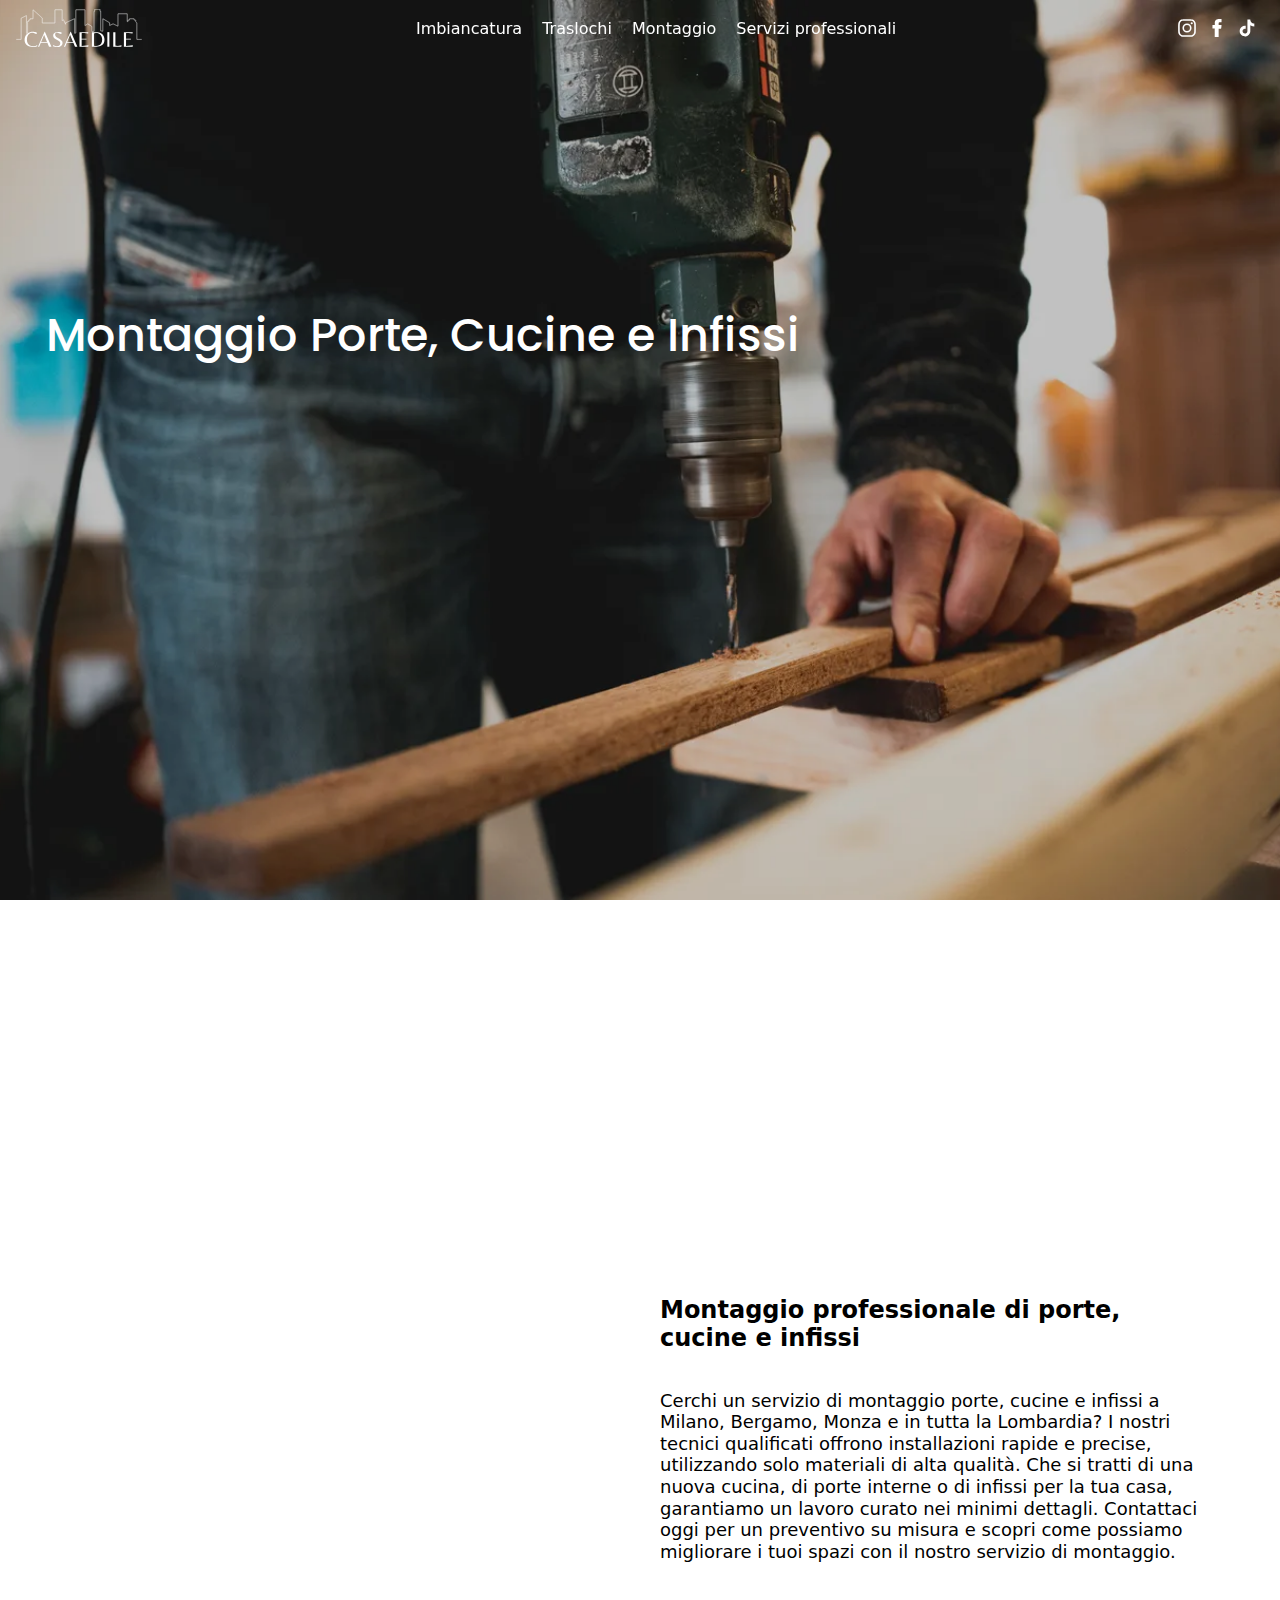
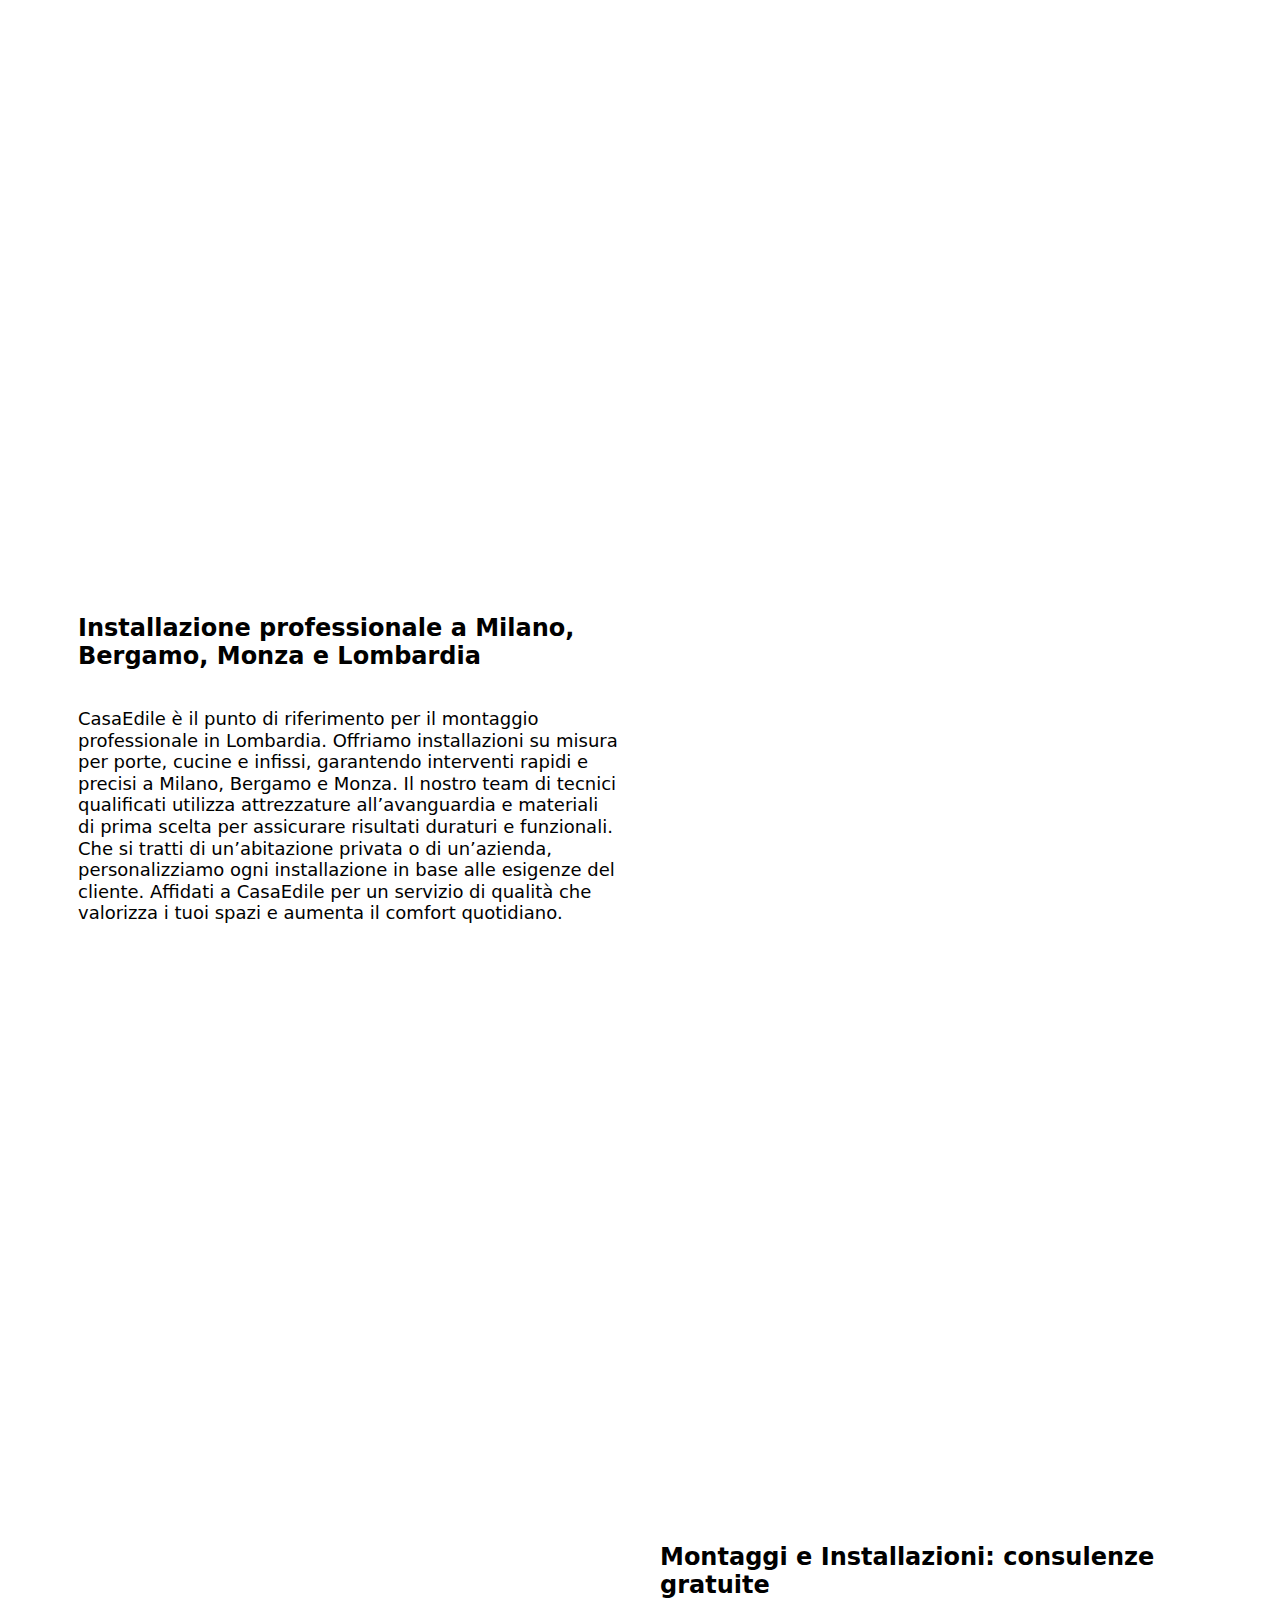
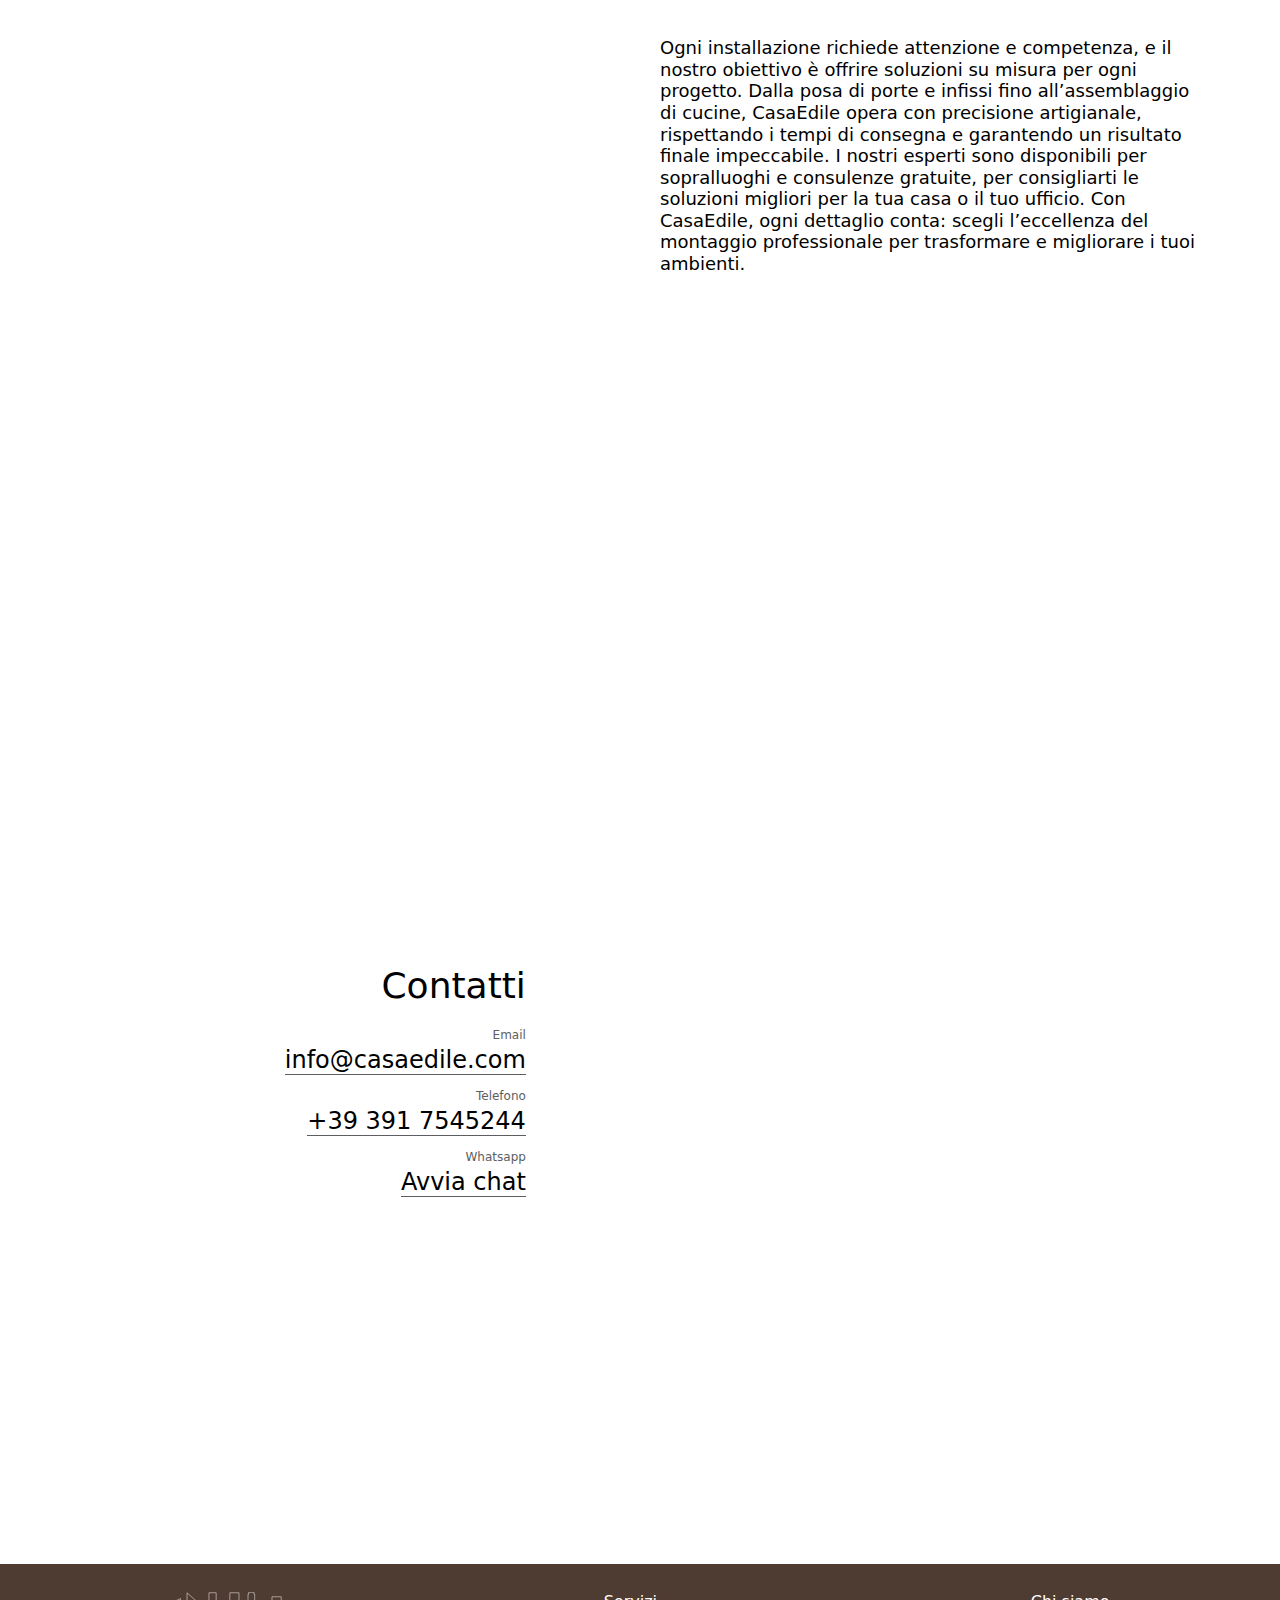
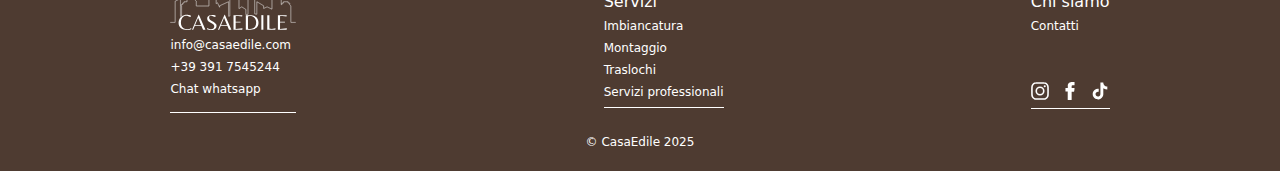
<file: services/montaggio/index.html>
<!DOCTYPE html><html lang="it"> <head><meta charset="UTF-8"><meta name="description" content="Servizio di montaggio professionale di porte, cucine e infissi a Milano, Bergamo e Monza. Precisione, qualità e rapidità per risultati impeccabili. Richiedi un preventivo!"><meta name="viewport" content="width=device-width, initial-scale=1.0"><link rel="canonical" href="https://casaedile.com/services/montaggio/"><link rel="icon" type="image/svg+xml" href="/favicon.svg"><meta name="generator" content="Astro v5.4.1"><title>Montaggio Porte, Cucine e Infissi | CasaEdile</title><link rel="preconnect" href="https://fonts.googleapis.com"><link rel="preconnect" href="https://fonts.gstatic.com" crossorigin><link href="https://fonts.googleapis.com/css2?family=Belleza&family=Poppins:ital,wght@0,100;0,200;0,300;0,400;0,500;0,600;0,700;0,800;0,900;1,100;1,200;1,300;1,400;1,500;1,600;1,700;1,800;1,900&display=swap" rel="stylesheet"><!-- <link rel="preconnect" href="https://use.typekit.net" />
<link rel="stylesheet" href="https://use.typekit.net/pbh3rlf.css" /> --><meta name="astro-view-transitions-enabled" content="true"><meta name="astro-view-transitions-fallback" content="animate"><script type="module" src="/_astro/ClientRouter.astro_astro_type_script_index_0_lang.Cainpjm5.js"></script><link rel="stylesheet" href="/_astro/chi-siamo.Bkb7Zmq7.css">
<style>.astro-route-announcer{position:absolute;left:0;top:0;clip:rect(0 0 0 0);clip-path:inset(50%);overflow:hidden;white-space:nowrap;width:1px;height:1px}
html{font-family:system-ui,sans-serif;scroll-behavior:smooth}html,body{margin:0}body{overflow-x:hidden}#hero{height:100svh;position:relative}#hero img{height:100%;width:100%;object-fit:cover;object-position:center;filter:brightness(.8);z-index:-1;position:relative}#hero #hero-content{position:absolute;top:30%;margin-left:46px;font-family:poppins;color:#fff}#hero #hero-content h1{font-weight:500;font-size:46px}.paragraph p{font-size:18px}@media (max-width: 360px){#hero #hero-content h1{font-size:34px}}
[data-astro-image]{width:100%;height:auto;object-fit:var(--fit);object-position:var(--pos);aspect-ratio:var(--w) / var(--h)}[data-astro-image=responsive]{max-width:calc(var(--w) * 1px);max-height:calc(var(--h) * 1px)}[data-astro-image=fixed]{width:calc(var(--w) * 1px);height:calc(var(--h) * 1px)}
@keyframes astroFadeInOut{0%{opacity:1}to{opacity:0}}@keyframes astroFadeIn{0%{opacity:0;mix-blend-mode:plus-lighter}to{opacity:1;mix-blend-mode:plus-lighter}}@keyframes astroFadeOut{0%{opacity:1;mix-blend-mode:plus-lighter}to{opacity:0;mix-blend-mode:plus-lighter}}@keyframes astroSlideFromRight{0%{transform:translate(100%)}}@keyframes astroSlideFromLeft{0%{transform:translate(-100%)}}@keyframes astroSlideToRight{to{transform:translate(100%)}}@keyframes astroSlideToLeft{to{transform:translate(-100%)}}@media (prefers-reduced-motion){::view-transition-group(*),::view-transition-old(*),::view-transition-new(*){animation:none!important}[data-astro-transition-scope]{animation:none!important}}
</style><style>.alternate-layout{display:grid;grid-template-columns:1fr;gap:40px;margin:28px}@media (min-width: 768px){.alternate-layout{grid-template-columns:repeat(2,1fr);margin:78px}}@media (max-width: 400px){.alternate-layout{margin:18px}}.alternate-layout>div{display:flex;flex-direction:column;align-items:center;justify-content:center;width:100%;height:100svh}.alternate-layout>div>div{margin:64px}.alternate-layout .text p{font-size:18px;line-height:1.2}.alternate-layout .hero{height:100svh;margin:auto}.alternate-layout video,.alternate-layout img{height:80svh;object-fit:cover;border-radius:20px;clip-path:polygon(0% 0%,0% 0%,0% 0%,0% 0%)}.alternate-layout .media-container video{width:auto}.alternate-layout .media-container img{width:100%}.alternate-layout .right img,.alternate-layout .right video{clip-path:polygon(100% 0%,100% 0%,100% 0%,100% 0%)}.alternate-layout .right{align-self:flex-end}.alternate-layout .text h3{font-size:22px}@media (max-width: 768px){.alternate-layout video,.alternate-layout img{width:100%}.alternate-layout>div{height:auto}}
</style><style>.contact-layout{display:flex;gap:34px;align-items:center;justify-content:center;margin:46px 0;height:98svh}.contact-layout .contacts{display:flex;flex-direction:column;align-items:flex-end;justify-content:center;height:90svh}.contact-layout .contacts #contact-fg{display:flex;flex-direction:column;align-items:flex-end;justify-content:center}.contact-layout .contacts .title{font-size:36px;margin:22px 0}.contact-layout .contacts a{text-decoration:none;color:var(--textColor)}.contact-layout .contacts .sub-con{font-size:12px;color:#5c5e62}.contact-layout .contacts .con{font-weight:200;font-size:24px;margin:4px 0 14px;border-bottom:1px solid #5c5e62}.contacts{position:relative;height:fit-content}.contact-layout .contacts #contact-bg{height:300px;width:240px;position:absolute;top:64px;right:-20px}.contact-layout .contacts #contact-bg #bg{height:300px;width:240px;background-color:#e4c199;position:absolute;top:0;right:0;border-radius:12px;z-index:0}.contact-layout .contacts #contact-bg #fg{position:absolute;top:12px;left:68px;width:160px;height:304px;z-index:1;border:2px solid #8d8d8d;border-radius:8px}.contact-layout .video{max-width:40%;border-radius:10px}.contact-layout .video video{max-height:86svh}@media (max-width: 920px){.contact-layout{flex-direction:column-reverse;height:inherit}.contact-layout .contacts #contact-fg{align-items:stretch;justify-content:center}.contact-layout .video{max-width:80%}}
</style><style>video[data-astro-cid-c6ixmeqx]{border-radius:16px;width:100%}
</style><style>[data-astro-transition-scope="astro-sghdwdv3-1"] { view-transition-name: __2f__astro_2fassembly-2_2eCQXW2c__u_2ejpg; }@layer astro { ::view-transition-old(__2f__astro_2fassembly-2_2eCQXW2c__u_2ejpg) { 
	animation-duration: 180ms;
	animation-timing-function: cubic-bezier(0.76, 0, 0.24, 1);
	animation-fill-mode: both;
	animation-name: astroFadeOut; }::view-transition-new(__2f__astro_2fassembly-2_2eCQXW2c__u_2ejpg) { 
	animation-duration: 180ms;
	animation-timing-function: cubic-bezier(0.76, 0, 0.24, 1);
	animation-fill-mode: both;
	animation-name: astroFadeIn; }[data-astro-transition=back]::view-transition-old(__2f__astro_2fassembly-2_2eCQXW2c__u_2ejpg) { 
	animation-duration: 180ms;
	animation-timing-function: cubic-bezier(0.76, 0, 0.24, 1);
	animation-fill-mode: both;
	animation-name: astroFadeOut; }[data-astro-transition=back]::view-transition-new(__2f__astro_2fassembly-2_2eCQXW2c__u_2ejpg) { 
	animation-duration: 180ms;
	animation-timing-function: cubic-bezier(0.76, 0, 0.24, 1);
	animation-fill-mode: both;
	animation-name: astroFadeIn; } }[data-astro-transition-fallback="old"] [data-astro-transition-scope="astro-sghdwdv3-1"],
			[data-astro-transition-fallback="old"][data-astro-transition-scope="astro-sghdwdv3-1"] { 
	animation-duration: 180ms;
	animation-timing-function: cubic-bezier(0.76, 0, 0.24, 1);
	animation-fill-mode: both;
	animation-name: astroFadeOut; }[data-astro-transition-fallback="new"] [data-astro-transition-scope="astro-sghdwdv3-1"],
			[data-astro-transition-fallback="new"][data-astro-transition-scope="astro-sghdwdv3-1"] { 
	animation-duration: 180ms;
	animation-timing-function: cubic-bezier(0.76, 0, 0.24, 1);
	animation-fill-mode: both;
	animation-name: astroFadeIn; }[data-astro-transition=back][data-astro-transition-fallback="old"] [data-astro-transition-scope="astro-sghdwdv3-1"],
			[data-astro-transition=back][data-astro-transition-fallback="old"][data-astro-transition-scope="astro-sghdwdv3-1"] { 
	animation-duration: 180ms;
	animation-timing-function: cubic-bezier(0.76, 0, 0.24, 1);
	animation-fill-mode: both;
	animation-name: astroFadeOut; }[data-astro-transition=back][data-astro-transition-fallback="new"] [data-astro-transition-scope="astro-sghdwdv3-1"],
			[data-astro-transition=back][data-astro-transition-fallback="new"][data-astro-transition-scope="astro-sghdwdv3-1"] { 
	animation-duration: 180ms;
	animation-timing-function: cubic-bezier(0.76, 0, 0.24, 1);
	animation-fill-mode: both;
	animation-name: astroFadeIn; }</style></head> <body> <header id="header" data-astro-cid-hnhh3bfe> <div class="header-content" data-astro-cid-hnhh3bfe> <div class="logo" data-astro-cid-hnhh3bfe> <a href="/" data-astro-cid-hnhh3bfe> <img src="/_astro/logo-extended_white.JOrFjW1k_Z1J7stb.svg" id="logo-white" alt="logo casaedile" width="126" height="38" loading="lazy" decoding="async"> <img src="/_astro/logo-extended_dark.B0s3GiE3_TBhYn.svg" id="logo-dark" alt="logo casaedile" width="126" height="38" loading="lazy" decoding="async"> </a> </div> <nav class="services" data-astro-cid-hnhh3bfe> <a href="/services/imbiancatura-tinteggiatura" data-astro-cid-hnhh3bfe>Imbiancatura</a><a href="/services/traslochi" data-astro-cid-hnhh3bfe>Traslochi</a><a href="/services/montaggio" data-astro-cid-hnhh3bfe>Montaggio</a><a href="/services/servizi-professionali" data-astro-cid-hnhh3bfe>Servizi professionali</a> </nav> <!-- <div class="call-to-action">
      <a href="/contacts">
        <button class="btn">
          <span> Contattaci </span>
        </button>
      </a>
    </div> --> <div class="socials" data-astro-cid-hnhh3bfe> <div class="socials" data-astro-cid-47w6s6lx> <div class="instagram logo" data-astro-cid-47w6s6lx> <a target="_blank" href="https://www.instagram.com/casaedile/" data-astro-cid-47w6s6lx> <svg xmlns="http://www.w3.org/2000/svg" viewBox="0 0 512 512" data-astro-cid-47w6s6lx> <path d="M256,49.471c67.266,0,75.233.257,101.8,1.469,24.562,1.121,37.9,5.224,46.778,8.674a78.052,78.052,0,0,1,28.966,18.845,78.052,78.052,0,0,1,18.845,28.966c3.45,8.877,7.554,22.216,8.674,46.778,1.212,26.565,1.469,34.532,1.469,101.8s-0.257,75.233-1.469,101.8c-1.121,24.562-5.225,37.9-8.674,46.778a83.427,83.427,0,0,1-47.811,47.811c-8.877,3.45-22.216,7.554-46.778,8.674-26.56,1.212-34.527,1.469-101.8,1.469s-75.237-.257-101.8-1.469c-24.562-1.121-37.9-5.225-46.778-8.674a78.051,78.051,0,0,1-28.966-18.845,78.053,78.053,0,0,1-18.845-28.966c-3.45-8.877-7.554-22.216-8.674-46.778-1.212-26.564-1.469-34.532-1.469-101.8s0.257-75.233,1.469-101.8c1.121-24.562,5.224-37.9,8.674-46.778A78.052,78.052,0,0,1,78.458,78.458a78.053,78.053,0,0,1,28.966-18.845c8.877-3.45,22.216-7.554,46.778-8.674,26.565-1.212,34.532-1.469,101.8-1.469m0-45.391c-68.418,0-77,.29-103.866,1.516-26.815,1.224-45.127,5.482-61.151,11.71a123.488,123.488,0,0,0-44.62,29.057A123.488,123.488,0,0,0,17.3,90.982C11.077,107.007,6.819,125.319,5.6,152.134,4.369,179,4.079,187.582,4.079,256S4.369,333,5.6,359.866c1.224,26.815,5.482,45.127,11.71,61.151a123.489,123.489,0,0,0,29.057,44.62,123.486,123.486,0,0,0,44.62,29.057c16.025,6.228,34.337,10.486,61.151,11.71,26.87,1.226,35.449,1.516,103.866,1.516s77-.29,103.866-1.516c26.815-1.224,45.127-5.482,61.151-11.71a128.817,128.817,0,0,0,73.677-73.677c6.228-16.025,10.486-34.337,11.71-61.151,1.226-26.87,1.516-35.449,1.516-103.866s-0.29-77-1.516-103.866c-1.224-26.815-5.482-45.127-11.71-61.151a123.486,123.486,0,0,0-29.057-44.62A123.487,123.487,0,0,0,421.018,17.3C404.993,11.077,386.681,6.819,359.866,5.6,333,4.369,324.418,4.079,256,4.079h0Z" data-astro-cid-47w6s6lx></path> <path d="M256,126.635A129.365,129.365,0,1,0,385.365,256,129.365,129.365,0,0,0,256,126.635Zm0,213.338A83.973,83.973,0,1,1,339.974,256,83.974,83.974,0,0,1,256,339.973Z" data-astro-cid-47w6s6lx></path> <circle cx="390.476" cy="121.524" r="30.23" data-astro-cid-47w6s6lx></circle> </svg> </a> </div> <div class="facebook logo" data-astro-cid-47w6s6lx> <a target="_blank" href="https://www.facebook.com/profile.php?id=61568533520213" data-astro-cid-47w6s6lx> <svg height="800px" width="800px" version="1.1" id="Layer_1" xmlns="http://www.w3.org/2000/svg" xmlns:xlink="http://www.w3.org/1999/xlink" viewBox="0 0 310 310" xml:space="preserve" data-astro-cid-47w6s6lx> <g id="XMLID_834_" data-astro-cid-47w6s6lx> <path id="XMLID_835_" d="M81.703,165.106h33.981V305c0,2.762,2.238,5,5,5h57.616c2.762,0,5-2.238,5-5V165.765h39.064
       c2.54,0,4.677-1.906,4.967-4.429l5.933-51.502c0.163-1.417-0.286-2.836-1.234-3.899c-0.949-1.064-2.307-1.673-3.732-1.673h-44.996
       V71.978c0-9.732,5.24-14.667,15.576-14.667c1.473,0,29.42,0,29.42,0c2.762,0,5-2.239,5-5V5.037c0-2.762-2.238-5-5-5h-40.545
       C187.467,0.023,186.832,0,185.896,0c-7.035,0-31.488,1.381-50.804,19.151c-21.402,19.692-18.427,43.27-17.716,47.358v37.752H81.703
       c-2.762,0-5,2.238-5,5v50.844C76.703,162.867,78.941,165.106,81.703,165.106z" data-astro-cid-47w6s6lx></path> </g> </svg> </a> </div> <!-- <div class="youtube logo">
    <a target="_blank" href="https://www.instagram.com/casaedile/">
      <svg
        id="Layer_1"
        data-name="Layer 1"
        xmlns="http://www.w3.org/2000/svg"
        viewBox="0 0 71.41 50"
      >
        <path
          class="cls-1"
          d="M69.94,7.82c-.82-3.06-3.24-5.47-6.29-6.29-5.59-1.53-27.94-1.53-27.94-1.53,0,0-22.35,0-27.94,1.47-3,.82-5.47,3.29-6.29,6.35C0,13.41,0,25,0,25c0,0,0,11.65,1.47,17.18.82,3.06,3.24,5.47,6.29,6.29,5.65,1.53,27.94,1.53,27.94,1.53,0,0,22.35,0,27.94-1.47,3.06-.82,5.47-3.24,6.29-6.29,1.47-5.59,1.47-17.18,1.47-17.18,0,0,.06-11.65-1.47-17.24ZM28.59,35.71V14.29l18.59,10.71-18.59,10.71Z"
        ></path>
      </svg>
    </a>
  </div> --> <div class="tiktok logo" data-astro-cid-47w6s6lx> <a target="_blank" href="https://www.tiktok.com/@casaedile" data-astro-cid-47w6s6lx> <svg xmlns="http://www.w3.org/2000/svg" fill="#000000" width="800px" height="800px" viewBox="0 0 512 512" id="icons" data-astro-cid-47w6s6lx><path d="M412.19,118.66a109.27,109.27,0,0,1-9.45-5.5,132.87,132.87,0,0,1-24.27-20.62c-18.1-20.71-24.86-41.72-27.35-56.43h.1C349.14,23.9,350,16,350.13,16H267.69V334.78c0,4.28,0,8.51-.18,12.69,0,.52-.05,1-.08,1.56,0,.23,0,.47-.05.71,0,.06,0,.12,0,.18a70,70,0,0,1-35.22,55.56,68.8,68.8,0,0,1-34.11,9c-38.41,0-69.54-31.32-69.54-70s31.13-70,69.54-70a68.9,68.9,0,0,1,21.41,3.39l.1-83.94a153.14,153.14,0,0,0-118,34.52,161.79,161.79,0,0,0-35.3,43.53c-3.48,6-16.61,30.11-18.2,69.24-1,22.21,5.67,45.22,8.85,54.73v.2c2,5.6,9.75,24.71,22.38,40.82A167.53,167.53,0,0,0,115,470.66v-.2l.2.2C155.11,497.78,199.36,496,199.36,496c7.66-.31,33.32,0,62.46-13.81,32.32-15.31,50.72-38.12,50.72-38.12a158.46,158.46,0,0,0,27.64-45.93c7.46-19.61,9.95-43.13,9.95-52.53V176.49c1,.6,14.32,9.41,14.32,9.41s19.19,12.3,49.13,20.31c21.48,5.7,50.42,6.9,50.42,6.9V131.27C453.86,132.37,433.27,129.17,412.19,118.66Z" data-astro-cid-47w6s6lx></path></svg> </a> </div> </div>  </div> <button class="menu-button" id="menuButton" data-astro-cid-hnhh3bfe> &#9776; </button> </div> </header> <div class="drawer" id="drawer" data-astro-cid-hnhh3bfe> <div id="drawer-content" data-astro-cid-hnhh3bfe> <div id="drawer-header" data-astro-cid-hnhh3bfe> <button id="close-menu-button" data-astro-cid-hnhh3bfe> <svg xmlns="http://www.w3.org/2000/svg" height="20px" viewBox="0 -960 960 960" width="20px" fill="#5f6368" data-astro-cid-hnhh3bfe><path d="m291-240-51-51 189-189-189-189 51-51 189 189 189-189 51 51-189 189 189 189-51 51-189-189-189 189Z" data-astro-cid-hnhh3bfe></path></svg> </button> </div> <div id="drawer-menu" data-astro-cid-hnhh3bfe> <nav class="services" data-astro-cid-hnhh3bfe> <div class="menu-section" data-astro-cid-hnhh3bfe> <a href="/services/imbiancatura-tinteggiatura" data-astro-cid-hnhh3bfe> <span data-astro-cid-hnhh3bfe> Imbiancatura </span> <svg xmlns="http://www.w3.org/2000/svg" height="20px" viewBox="0 -960 960 960" width="20px" fill="#5f6368"> <path d="M522-480 333-669l51-51 240 240-240 240-51-51 189-189Z"></path> </svg> </a><a href="/services/traslochi" data-astro-cid-hnhh3bfe> <span data-astro-cid-hnhh3bfe> Traslochi </span> <svg xmlns="http://www.w3.org/2000/svg" height="20px" viewBox="0 -960 960 960" width="20px" fill="#5f6368"> <path d="M522-480 333-669l51-51 240 240-240 240-51-51 189-189Z"></path> </svg> </a><a href="/services/montaggio" data-astro-cid-hnhh3bfe> <span data-astro-cid-hnhh3bfe> Montaggio </span> <svg xmlns="http://www.w3.org/2000/svg" height="20px" viewBox="0 -960 960 960" width="20px" fill="#5f6368"> <path d="M522-480 333-669l51-51 240 240-240 240-51-51 189-189Z"></path> </svg> </a><a href="/services/servizi-professionali" data-astro-cid-hnhh3bfe> <span data-astro-cid-hnhh3bfe> Servizi professionali </span> <svg xmlns="http://www.w3.org/2000/svg" height="20px" viewBox="0 -960 960 960" width="20px" fill="#5f6368"> <path d="M522-480 333-669l51-51 240 240-240 240-51-51 189-189Z"></path> </svg> </a> </div><div class="menu-section" data-astro-cid-hnhh3bfe> <a href="/contacts" data-astro-cid-hnhh3bfe> <span data-astro-cid-hnhh3bfe> Contatti </span> <svg xmlns="http://www.w3.org/2000/svg" height="20px" viewBox="0 -960 960 960" width="20px" fill="#5f6368"> <path d="M522-480 333-669l51-51 240 240-240 240-51-51 189-189Z"></path> </svg> </a><a href="/chi-siamo" data-astro-cid-hnhh3bfe> <span data-astro-cid-hnhh3bfe> Chi siamo </span> <svg xmlns="http://www.w3.org/2000/svg" height="20px" viewBox="0 -960 960 960" width="20px" fill="#5f6368"> <path d="M522-480 333-669l51-51 240 240-240 240-51-51 189-189Z"></path> </svg> </a> </div> </nav> <div class="call-to-action" data-astro-cid-hnhh3bfe> <div class="socials" data-astro-cid-47w6s6lx> <div class="instagram logo" data-astro-cid-47w6s6lx> <a target="_blank" href="https://www.instagram.com/casaedile/" data-astro-cid-47w6s6lx> <svg xmlns="http://www.w3.org/2000/svg" viewBox="0 0 512 512" data-astro-cid-47w6s6lx> <path d="M256,49.471c67.266,0,75.233.257,101.8,1.469,24.562,1.121,37.9,5.224,46.778,8.674a78.052,78.052,0,0,1,28.966,18.845,78.052,78.052,0,0,1,18.845,28.966c3.45,8.877,7.554,22.216,8.674,46.778,1.212,26.565,1.469,34.532,1.469,101.8s-0.257,75.233-1.469,101.8c-1.121,24.562-5.225,37.9-8.674,46.778a83.427,83.427,0,0,1-47.811,47.811c-8.877,3.45-22.216,7.554-46.778,8.674-26.56,1.212-34.527,1.469-101.8,1.469s-75.237-.257-101.8-1.469c-24.562-1.121-37.9-5.225-46.778-8.674a78.051,78.051,0,0,1-28.966-18.845,78.053,78.053,0,0,1-18.845-28.966c-3.45-8.877-7.554-22.216-8.674-46.778-1.212-26.564-1.469-34.532-1.469-101.8s0.257-75.233,1.469-101.8c1.121-24.562,5.224-37.9,8.674-46.778A78.052,78.052,0,0,1,78.458,78.458a78.053,78.053,0,0,1,28.966-18.845c8.877-3.45,22.216-7.554,46.778-8.674,26.565-1.212,34.532-1.469,101.8-1.469m0-45.391c-68.418,0-77,.29-103.866,1.516-26.815,1.224-45.127,5.482-61.151,11.71a123.488,123.488,0,0,0-44.62,29.057A123.488,123.488,0,0,0,17.3,90.982C11.077,107.007,6.819,125.319,5.6,152.134,4.369,179,4.079,187.582,4.079,256S4.369,333,5.6,359.866c1.224,26.815,5.482,45.127,11.71,61.151a123.489,123.489,0,0,0,29.057,44.62,123.486,123.486,0,0,0,44.62,29.057c16.025,6.228,34.337,10.486,61.151,11.71,26.87,1.226,35.449,1.516,103.866,1.516s77-.29,103.866-1.516c26.815-1.224,45.127-5.482,61.151-11.71a128.817,128.817,0,0,0,73.677-73.677c6.228-16.025,10.486-34.337,11.71-61.151,1.226-26.87,1.516-35.449,1.516-103.866s-0.29-77-1.516-103.866c-1.224-26.815-5.482-45.127-11.71-61.151a123.486,123.486,0,0,0-29.057-44.62A123.487,123.487,0,0,0,421.018,17.3C404.993,11.077,386.681,6.819,359.866,5.6,333,4.369,324.418,4.079,256,4.079h0Z" data-astro-cid-47w6s6lx></path> <path d="M256,126.635A129.365,129.365,0,1,0,385.365,256,129.365,129.365,0,0,0,256,126.635Zm0,213.338A83.973,83.973,0,1,1,339.974,256,83.974,83.974,0,0,1,256,339.973Z" data-astro-cid-47w6s6lx></path> <circle cx="390.476" cy="121.524" r="30.23" data-astro-cid-47w6s6lx></circle> </svg> </a> </div> <div class="facebook logo" data-astro-cid-47w6s6lx> <a target="_blank" href="https://www.facebook.com/profile.php?id=61568533520213" data-astro-cid-47w6s6lx> <svg height="800px" width="800px" version="1.1" id="Layer_1" xmlns="http://www.w3.org/2000/svg" xmlns:xlink="http://www.w3.org/1999/xlink" viewBox="0 0 310 310" xml:space="preserve" data-astro-cid-47w6s6lx> <g id="XMLID_834_" data-astro-cid-47w6s6lx> <path id="XMLID_835_" d="M81.703,165.106h33.981V305c0,2.762,2.238,5,5,5h57.616c2.762,0,5-2.238,5-5V165.765h39.064
       c2.54,0,4.677-1.906,4.967-4.429l5.933-51.502c0.163-1.417-0.286-2.836-1.234-3.899c-0.949-1.064-2.307-1.673-3.732-1.673h-44.996
       V71.978c0-9.732,5.24-14.667,15.576-14.667c1.473,0,29.42,0,29.42,0c2.762,0,5-2.239,5-5V5.037c0-2.762-2.238-5-5-5h-40.545
       C187.467,0.023,186.832,0,185.896,0c-7.035,0-31.488,1.381-50.804,19.151c-21.402,19.692-18.427,43.27-17.716,47.358v37.752H81.703
       c-2.762,0-5,2.238-5,5v50.844C76.703,162.867,78.941,165.106,81.703,165.106z" data-astro-cid-47w6s6lx></path> </g> </svg> </a> </div> <!-- <div class="youtube logo">
    <a target="_blank" href="https://www.instagram.com/casaedile/">
      <svg
        id="Layer_1"
        data-name="Layer 1"
        xmlns="http://www.w3.org/2000/svg"
        viewBox="0 0 71.41 50"
      >
        <path
          class="cls-1"
          d="M69.94,7.82c-.82-3.06-3.24-5.47-6.29-6.29-5.59-1.53-27.94-1.53-27.94-1.53,0,0-22.35,0-27.94,1.47-3,.82-5.47,3.29-6.29,6.35C0,13.41,0,25,0,25c0,0,0,11.65,1.47,17.18.82,3.06,3.24,5.47,6.29,6.29,5.65,1.53,27.94,1.53,27.94,1.53,0,0,22.35,0,27.94-1.47,3.06-.82,5.47-3.24,6.29-6.29,1.47-5.59,1.47-17.18,1.47-17.18,0,0,.06-11.65-1.47-17.24ZM28.59,35.71V14.29l18.59,10.71-18.59,10.71Z"
        ></path>
      </svg>
    </a>
  </div> --> <div class="tiktok logo" data-astro-cid-47w6s6lx> <a target="_blank" href="https://www.tiktok.com/@casaedile" data-astro-cid-47w6s6lx> <svg xmlns="http://www.w3.org/2000/svg" fill="#000000" width="800px" height="800px" viewBox="0 0 512 512" id="icons" data-astro-cid-47w6s6lx><path d="M412.19,118.66a109.27,109.27,0,0,1-9.45-5.5,132.87,132.87,0,0,1-24.27-20.62c-18.1-20.71-24.86-41.72-27.35-56.43h.1C349.14,23.9,350,16,350.13,16H267.69V334.78c0,4.28,0,8.51-.18,12.69,0,.52-.05,1-.08,1.56,0,.23,0,.47-.05.71,0,.06,0,.12,0,.18a70,70,0,0,1-35.22,55.56,68.8,68.8,0,0,1-34.11,9c-38.41,0-69.54-31.32-69.54-70s31.13-70,69.54-70a68.9,68.9,0,0,1,21.41,3.39l.1-83.94a153.14,153.14,0,0,0-118,34.52,161.79,161.79,0,0,0-35.3,43.53c-3.48,6-16.61,30.11-18.2,69.24-1,22.21,5.67,45.22,8.85,54.73v.2c2,5.6,9.75,24.71,22.38,40.82A167.53,167.53,0,0,0,115,470.66v-.2l.2.2C155.11,497.78,199.36,496,199.36,496c7.66-.31,33.32,0,62.46-13.81,32.32-15.31,50.72-38.12,50.72-38.12a158.46,158.46,0,0,0,27.64-45.93c7.46-19.61,9.95-43.13,9.95-52.53V176.49c1,.6,14.32,9.41,14.32,9.41s19.19,12.3,49.13,20.31c21.48,5.7,50.42,6.9,50.42,6.9V131.27C453.86,132.37,433.27,129.17,412.19,118.66Z" data-astro-cid-47w6s6lx></path></svg> </a> </div> </div>  </div> <!-- <div class="call-to-action">
        <Button
          class:list={["btn"]}
          bgColor="#0000000d"
          textColor="black"
          to="/contacts">Contattaci</Button
        >
      </div> --> </div> </div> </div> <script>
  document.addEventListener("DOMContentLoaded", () => {
    initHeader();
  });

  document.addEventListener("astro:after-swap", () => {
    initHeader();
  });

  function initHeader() {
    let lastScrollY = window.scrollY;
    const header = document.getElementById("header");
    const menuButton = document.getElementById("menuButton");
    const closeMenuButton = document.getElementById("close-menu-button");
    const drawer = document.getElementById("drawer");

    function handleScroll() {
      if (window.scrollY > lastScrollY && lastScrollY > 0) {
        header.classList.add("header-hidden");
      } else {
        header.classList.remove("header-hidden");
      }

      if (window.scrollY > 0) {
        header.classList.add("scrolled");
      } else {
        header.classList.remove("scrolled");
      }

      lastScrollY = window.scrollY;
    }

    window.addEventListener("scroll", () => {
      handleScroll();
    });

    function toggleDrawer() {
      drawer.classList.toggle("active");

      document.body.style.overflow =
        document.body.style.overflow === "hidden" ? "initial" : "hidden";
    }

    closeMenuButton.addEventListener("click", toggleDrawer);
    menuButton.addEventListener("click", toggleDrawer);
  }
</script>   <div id="hero"> <div id="hero-content"> <h1>Montaggio Porte, Cucine e Infissi</h1> </div> <img src="/_astro/assembly-2.CQXW2c_u_ZJuVxs.webp" srcset="/_astro/assembly-2.CQXW2c_u_K0uEW.webp 640w, /_astro/assembly-2.CQXW2c_u_ZlP1EF.webp 750w, /_astro/assembly-2.CQXW2c_u_Z1JBXSX.webp 828w, /_astro/assembly-2.CQXW2c_u_Z1ydBrL.webp 1080w, /_astro/assembly-2.CQXW2c_u_CyGBd.webp 1280w, /_astro/assembly-2.CQXW2c_u_fSoEU.webp 1668w, /_astro/assembly-2.CQXW2c_u_PVgJT.webp 2048w, /_astro/assembly-2.CQXW2c_u_ZdGgOM.webp 2560w, /_astro/assembly-2.CQXW2c_u_ZJuVxs.webp 6000w" alt="Montaggio Professionale - Tecnico al lavoro" data-astro-transition-scope="astro-sghdwdv3-1" sizes="(min-width: 6000px) 6000px, 100vw" loading="lazy" decoding="async" fetchpriority="auto" style="--w: 6000; --h: 4000; --fit: cover; --pos: center;" data-astro-image="responsive" width="6000" height="4000" class="hero-img"> </div> <div id="content-container">  <div class="alternate-layout"> <div class="media-container left"><video src="/_astro/bagno-2.DBxIQxJZ.mp4" autoplay loop muted="true" playsinline data-astro-cid-c6ixmeqx>
Il tuo browser non supporta il tag video.
</video> </div><div class="text"><h2 id="montaggio-professionale-di-porte-cucine-e-infissi">Montaggio professionale di porte, cucine e infissi</h2><p>Cerchi un servizio di montaggio porte, cucine e infissi a Milano, Bergamo, Monza e in tutta la Lombardia? I nostri tecnici qualificati offrono installazioni rapide e precise, utilizzando solo materiali di alta qualità. Che si tratti di una nuova cucina, di porte interne o di infissi per la tua casa, garantiamo un lavoro curato nei minimi dettagli.
Contattaci oggi per un preventivo su misura e scopri come possiamo migliorare i tuoi spazi con il nostro servizio di montaggio.</p></div><div class="text"><h2 id="installazione-professionale-a-milano-bergamo-monza-e-lombardia">Installazione professionale a Milano, Bergamo, Monza e Lombardia</h2><p>CasaEdile è il punto di riferimento per il montaggio professionale in Lombardia. Offriamo installazioni su misura per porte, cucine e infissi, garantendo interventi rapidi e precisi a Milano, Bergamo e Monza. Il nostro team di tecnici qualificati utilizza attrezzature all’avanguardia e materiali di prima scelta per assicurare risultati duraturi e funzionali. Che si tratti di un’abitazione privata o di un’azienda, personalizziamo ogni installazione in base alle esigenze del cliente. Affidati a CasaEdile per un servizio di qualità che valorizza i tuoi spazi e aumenta il comfort quotidiano.</p></div><div class="media-container right"><video src="/_astro/montaggio-2.BQ7i_yeq.mp4" autoplay loop muted="true" playsinline data-astro-cid-c6ixmeqx>
Il tuo browser non supporta il tag video.
</video> </div><div class="media-container left"><video src="/_astro/montaggio-3._A-mEFmw.mp4" autoplay loop muted="true" playsinline data-astro-cid-c6ixmeqx>
Il tuo browser non supporta il tag video.
</video> </div><div class="text"><h2 id="montaggi-e-installazioni-consulenze-gratuite">Montaggi e Installazioni: consulenze gratuite</h2><p>Ogni installazione richiede attenzione e competenza, e il nostro obiettivo è offrire soluzioni su misura per ogni progetto. Dalla posa di porte e infissi fino all’assemblaggio di cucine, CasaEdile opera con precisione artigianale, rispettando i tempi di consegna e garantendo un risultato finale impeccabile. I nostri esperti sono disponibili per sopralluoghi e consulenze gratuite, per consigliarti le soluzioni migliori per la tua casa o il tuo ufficio. Con CasaEdile, ogni dettaglio conta: scegli l’eccellenza del montaggio professionale per trasformare e migliorare i tuoi ambienti.</p></div> </div>  <script type="module" src="/_astro/AlternateLayout.astro_astro_type_script_index_0_lang.rfifdnwA.js"></script>
<div class="contact-layout" id="contactform"> <div class="contacts"> <!-- <div id="contact-bg">
      <div id="fg"></div>
      <div id="bg"></div>
    </div> --> <div id="contact-fg"> <div class="title">Contatti</div> <div class="sub-con">Email</div> <div class="con"> <a href="mailto:info@casaedile">info@casaedile.com</a> </div> <div class="sub-con">Telefono</div> <div class="con"> <a href="tel:+393917545244">+39 391 7545244</a> </div> <div class="sub-con">Whatsapp</div> <div class="con"> <a href="https://wa.me/3917545244?text=Ciao%20vorrei%20prenotare%20un%20appuntamento">Avvia chat</a> </div> </div> </div> <div class="video"> <video src="/_astro/chat.DpGLMKQc.mp4" autoplay loop muted="true" playsinline data-astro-cid-c6ixmeqx>
Il tuo browser non supporta il tag video.
</video>  </div> </div>   </div> <footer class="dark" data-astro-cid-mh6itkc3> <div class="main-footer" data-astro-cid-mh6itkc3> <div class="contacts-footer section" data-astro-cid-mh6itkc3> <img src="/_astro/logo-extended_white.JOrFjW1k_Z1J7stb.svg" id="footer-logo" alt="logo casaedile" width="126" height="38" loading="lazy" decoding="async"> <div class="contacts-content" data-astro-cid-mh6itkc3> <a href="mailto:info@casaedile" data-astro-cid-mh6itkc3>info@casaedile.com</a> <a href="tel:+393917545244" data-astro-cid-mh6itkc3>+39 391 7545244</a> <a href="https://wa.me/3917545244?text=Ciao%20vorrei%20prenotare%20un%20appuntamento" data-astro-cid-mh6itkc3>Chat whatsapp</a> </div> </div> <div class="services section" data-astro-cid-mh6itkc3> <a class="header" href="/#services" data-astro-cid-mh6itkc3> Servizi </a> <a href="/services/imbiancatura-tinteggiatura" data-astro-cid-mh6itkc3> Imbiancatura </a> <a href="/services/montaggio" data-astro-cid-mh6itkc3> Montaggio </a> <a href="/services/traslochi" data-astro-cid-mh6itkc3> Traslochi </a> <a href="/services/servizi-professionali" data-astro-cid-mh6itkc3> Servizi professionali </a> </div> <div class="about section" data-astro-cid-mh6itkc3> <a class="header" href="/chi-siamo" data-astro-cid-mh6itkc3> Chi siamo </a> <a href="/contacts" data-astro-cid-mh6itkc3> Contatti </a> <div class="space" data-astro-cid-mh6itkc3></div> <div class="socials" data-astro-cid-47w6s6lx> <div class="instagram logo" data-astro-cid-47w6s6lx> <a target="_blank" href="https://www.instagram.com/casaedile/" data-astro-cid-47w6s6lx> <svg xmlns="http://www.w3.org/2000/svg" viewBox="0 0 512 512" data-astro-cid-47w6s6lx> <path d="M256,49.471c67.266,0,75.233.257,101.8,1.469,24.562,1.121,37.9,5.224,46.778,8.674a78.052,78.052,0,0,1,28.966,18.845,78.052,78.052,0,0,1,18.845,28.966c3.45,8.877,7.554,22.216,8.674,46.778,1.212,26.565,1.469,34.532,1.469,101.8s-0.257,75.233-1.469,101.8c-1.121,24.562-5.225,37.9-8.674,46.778a83.427,83.427,0,0,1-47.811,47.811c-8.877,3.45-22.216,7.554-46.778,8.674-26.56,1.212-34.527,1.469-101.8,1.469s-75.237-.257-101.8-1.469c-24.562-1.121-37.9-5.225-46.778-8.674a78.051,78.051,0,0,1-28.966-18.845,78.053,78.053,0,0,1-18.845-28.966c-3.45-8.877-7.554-22.216-8.674-46.778-1.212-26.564-1.469-34.532-1.469-101.8s0.257-75.233,1.469-101.8c1.121-24.562,5.224-37.9,8.674-46.778A78.052,78.052,0,0,1,78.458,78.458a78.053,78.053,0,0,1,28.966-18.845c8.877-3.45,22.216-7.554,46.778-8.674,26.565-1.212,34.532-1.469,101.8-1.469m0-45.391c-68.418,0-77,.29-103.866,1.516-26.815,1.224-45.127,5.482-61.151,11.71a123.488,123.488,0,0,0-44.62,29.057A123.488,123.488,0,0,0,17.3,90.982C11.077,107.007,6.819,125.319,5.6,152.134,4.369,179,4.079,187.582,4.079,256S4.369,333,5.6,359.866c1.224,26.815,5.482,45.127,11.71,61.151a123.489,123.489,0,0,0,29.057,44.62,123.486,123.486,0,0,0,44.62,29.057c16.025,6.228,34.337,10.486,61.151,11.71,26.87,1.226,35.449,1.516,103.866,1.516s77-.29,103.866-1.516c26.815-1.224,45.127-5.482,61.151-11.71a128.817,128.817,0,0,0,73.677-73.677c6.228-16.025,10.486-34.337,11.71-61.151,1.226-26.87,1.516-35.449,1.516-103.866s-0.29-77-1.516-103.866c-1.224-26.815-5.482-45.127-11.71-61.151a123.486,123.486,0,0,0-29.057-44.62A123.487,123.487,0,0,0,421.018,17.3C404.993,11.077,386.681,6.819,359.866,5.6,333,4.369,324.418,4.079,256,4.079h0Z" data-astro-cid-47w6s6lx></path> <path d="M256,126.635A129.365,129.365,0,1,0,385.365,256,129.365,129.365,0,0,0,256,126.635Zm0,213.338A83.973,83.973,0,1,1,339.974,256,83.974,83.974,0,0,1,256,339.973Z" data-astro-cid-47w6s6lx></path> <circle cx="390.476" cy="121.524" r="30.23" data-astro-cid-47w6s6lx></circle> </svg> </a> </div> <div class="facebook logo" data-astro-cid-47w6s6lx> <a target="_blank" href="https://www.facebook.com/profile.php?id=61568533520213" data-astro-cid-47w6s6lx> <svg height="800px" width="800px" version="1.1" id="Layer_1" xmlns="http://www.w3.org/2000/svg" xmlns:xlink="http://www.w3.org/1999/xlink" viewBox="0 0 310 310" xml:space="preserve" data-astro-cid-47w6s6lx> <g id="XMLID_834_" data-astro-cid-47w6s6lx> <path id="XMLID_835_" d="M81.703,165.106h33.981V305c0,2.762,2.238,5,5,5h57.616c2.762,0,5-2.238,5-5V165.765h39.064
       c2.54,0,4.677-1.906,4.967-4.429l5.933-51.502c0.163-1.417-0.286-2.836-1.234-3.899c-0.949-1.064-2.307-1.673-3.732-1.673h-44.996
       V71.978c0-9.732,5.24-14.667,15.576-14.667c1.473,0,29.42,0,29.42,0c2.762,0,5-2.239,5-5V5.037c0-2.762-2.238-5-5-5h-40.545
       C187.467,0.023,186.832,0,185.896,0c-7.035,0-31.488,1.381-50.804,19.151c-21.402,19.692-18.427,43.27-17.716,47.358v37.752H81.703
       c-2.762,0-5,2.238-5,5v50.844C76.703,162.867,78.941,165.106,81.703,165.106z" data-astro-cid-47w6s6lx></path> </g> </svg> </a> </div> <!-- <div class="youtube logo">
    <a target="_blank" href="https://www.instagram.com/casaedile/">
      <svg
        id="Layer_1"
        data-name="Layer 1"
        xmlns="http://www.w3.org/2000/svg"
        viewBox="0 0 71.41 50"
      >
        <path
          class="cls-1"
          d="M69.94,7.82c-.82-3.06-3.24-5.47-6.29-6.29-5.59-1.53-27.94-1.53-27.94-1.53,0,0-22.35,0-27.94,1.47-3,.82-5.47,3.29-6.29,6.35C0,13.41,0,25,0,25c0,0,0,11.65,1.47,17.18.82,3.06,3.24,5.47,6.29,6.29,5.65,1.53,27.94,1.53,27.94,1.53,0,0,22.35,0,27.94-1.47,3.06-.82,5.47-3.24,6.29-6.29,1.47-5.59,1.47-17.18,1.47-17.18,0,0,.06-11.65-1.47-17.24ZM28.59,35.71V14.29l18.59,10.71-18.59,10.71Z"
        ></path>
      </svg>
    </a>
  </div> --> <div class="tiktok logo" data-astro-cid-47w6s6lx> <a target="_blank" href="https://www.tiktok.com/@casaedile" data-astro-cid-47w6s6lx> <svg xmlns="http://www.w3.org/2000/svg" fill="#000000" width="800px" height="800px" viewBox="0 0 512 512" id="icons" data-astro-cid-47w6s6lx><path d="M412.19,118.66a109.27,109.27,0,0,1-9.45-5.5,132.87,132.87,0,0,1-24.27-20.62c-18.1-20.71-24.86-41.72-27.35-56.43h.1C349.14,23.9,350,16,350.13,16H267.69V334.78c0,4.28,0,8.51-.18,12.69,0,.52-.05,1-.08,1.56,0,.23,0,.47-.05.71,0,.06,0,.12,0,.18a70,70,0,0,1-35.22,55.56,68.8,68.8,0,0,1-34.11,9c-38.41,0-69.54-31.32-69.54-70s31.13-70,69.54-70a68.9,68.9,0,0,1,21.41,3.39l.1-83.94a153.14,153.14,0,0,0-118,34.52,161.79,161.79,0,0,0-35.3,43.53c-3.48,6-16.61,30.11-18.2,69.24-1,22.21,5.67,45.22,8.85,54.73v.2c2,5.6,9.75,24.71,22.38,40.82A167.53,167.53,0,0,0,115,470.66v-.2l.2.2C155.11,497.78,199.36,496,199.36,496c7.66-.31,33.32,0,62.46-13.81,32.32-15.31,50.72-38.12,50.72-38.12a158.46,158.46,0,0,0,27.64-45.93c7.46-19.61,9.95-43.13,9.95-52.53V176.49c1,.6,14.32,9.41,14.32,9.41s19.19,12.3,49.13,20.31c21.48,5.7,50.42,6.9,50.42,6.9V131.27C453.86,132.37,433.27,129.17,412.19,118.66Z" data-astro-cid-47w6s6lx></path></svg> </a> </div> </div>  </div> </div> <div class="footer-cta" data-astro-cid-mh6itkc3> <div data-astro-cid-mh6itkc3> <a href="/" data-astro-cid-mh6itkc3> © CasaEdile 2025 </a> <!-- <a href="/"> - P. IVA 01234567890 </a> --> </div> </div> </footer>  </body></html>
</file>
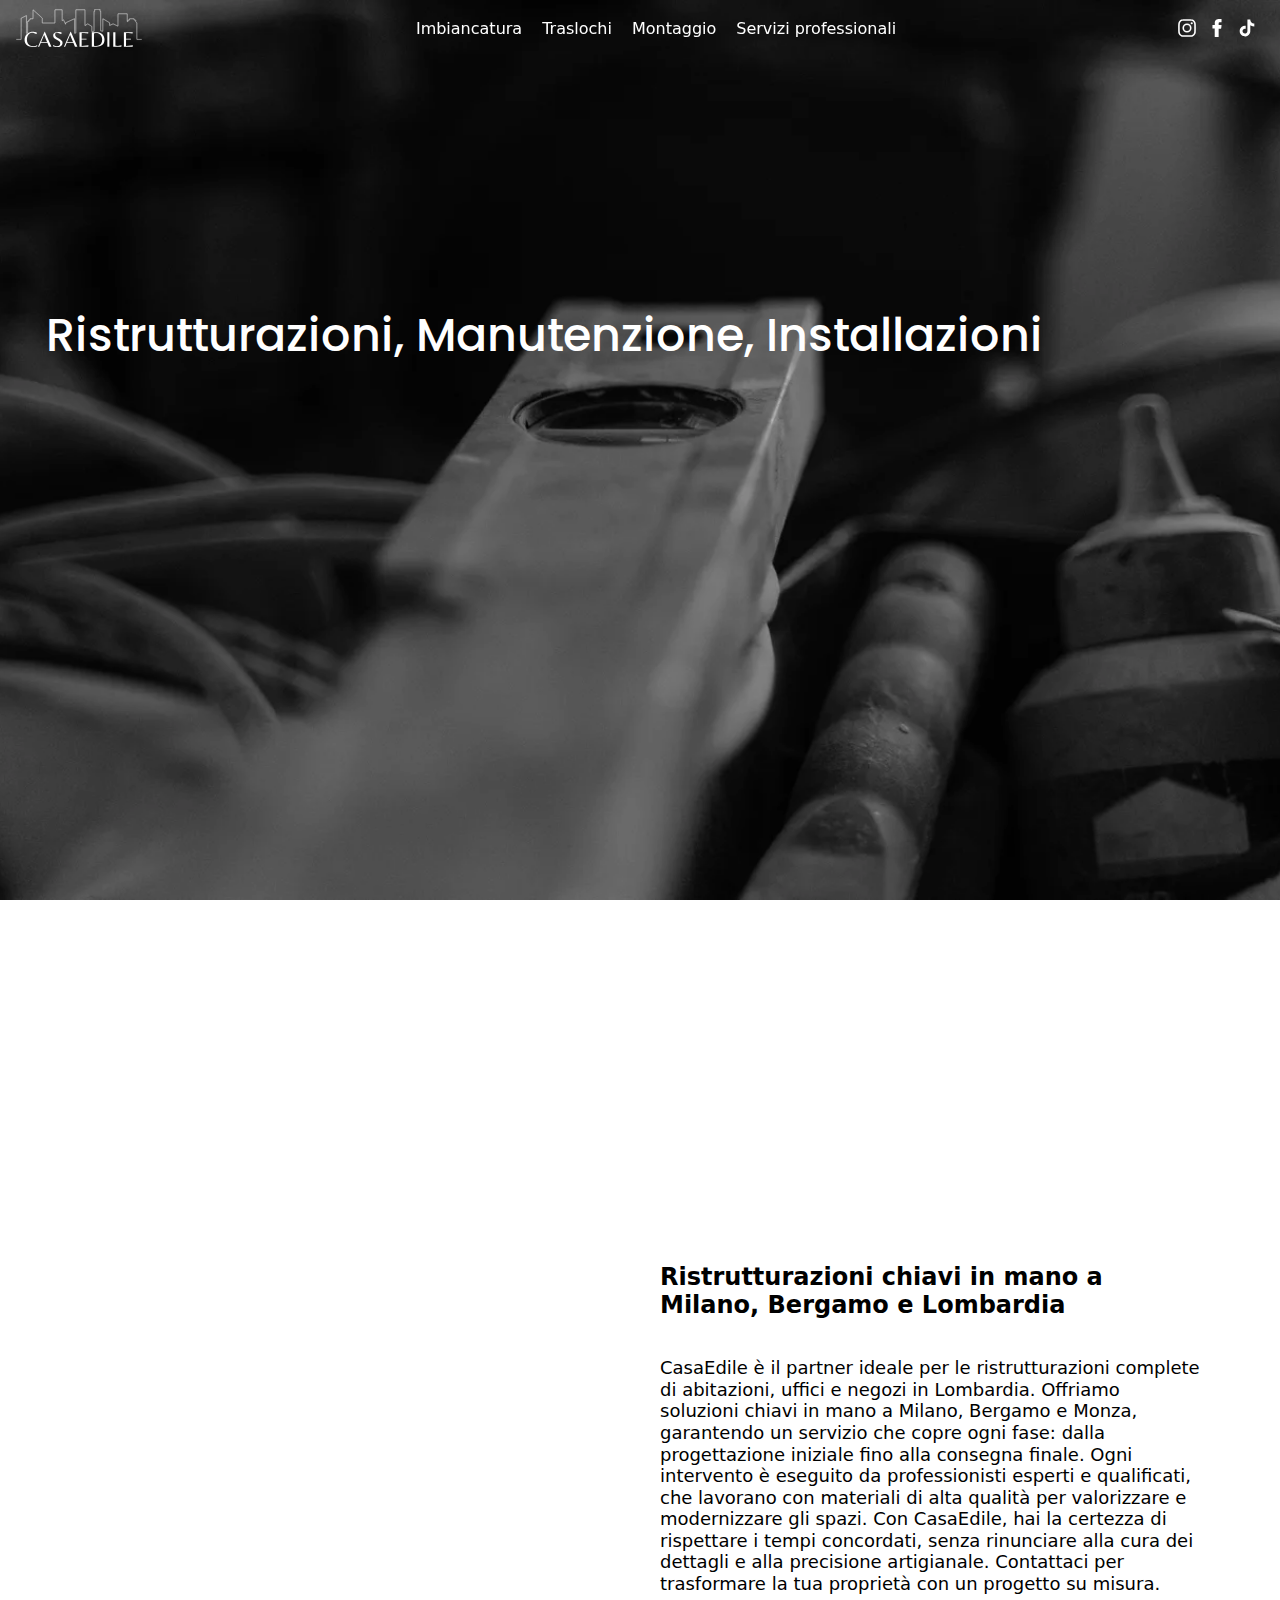
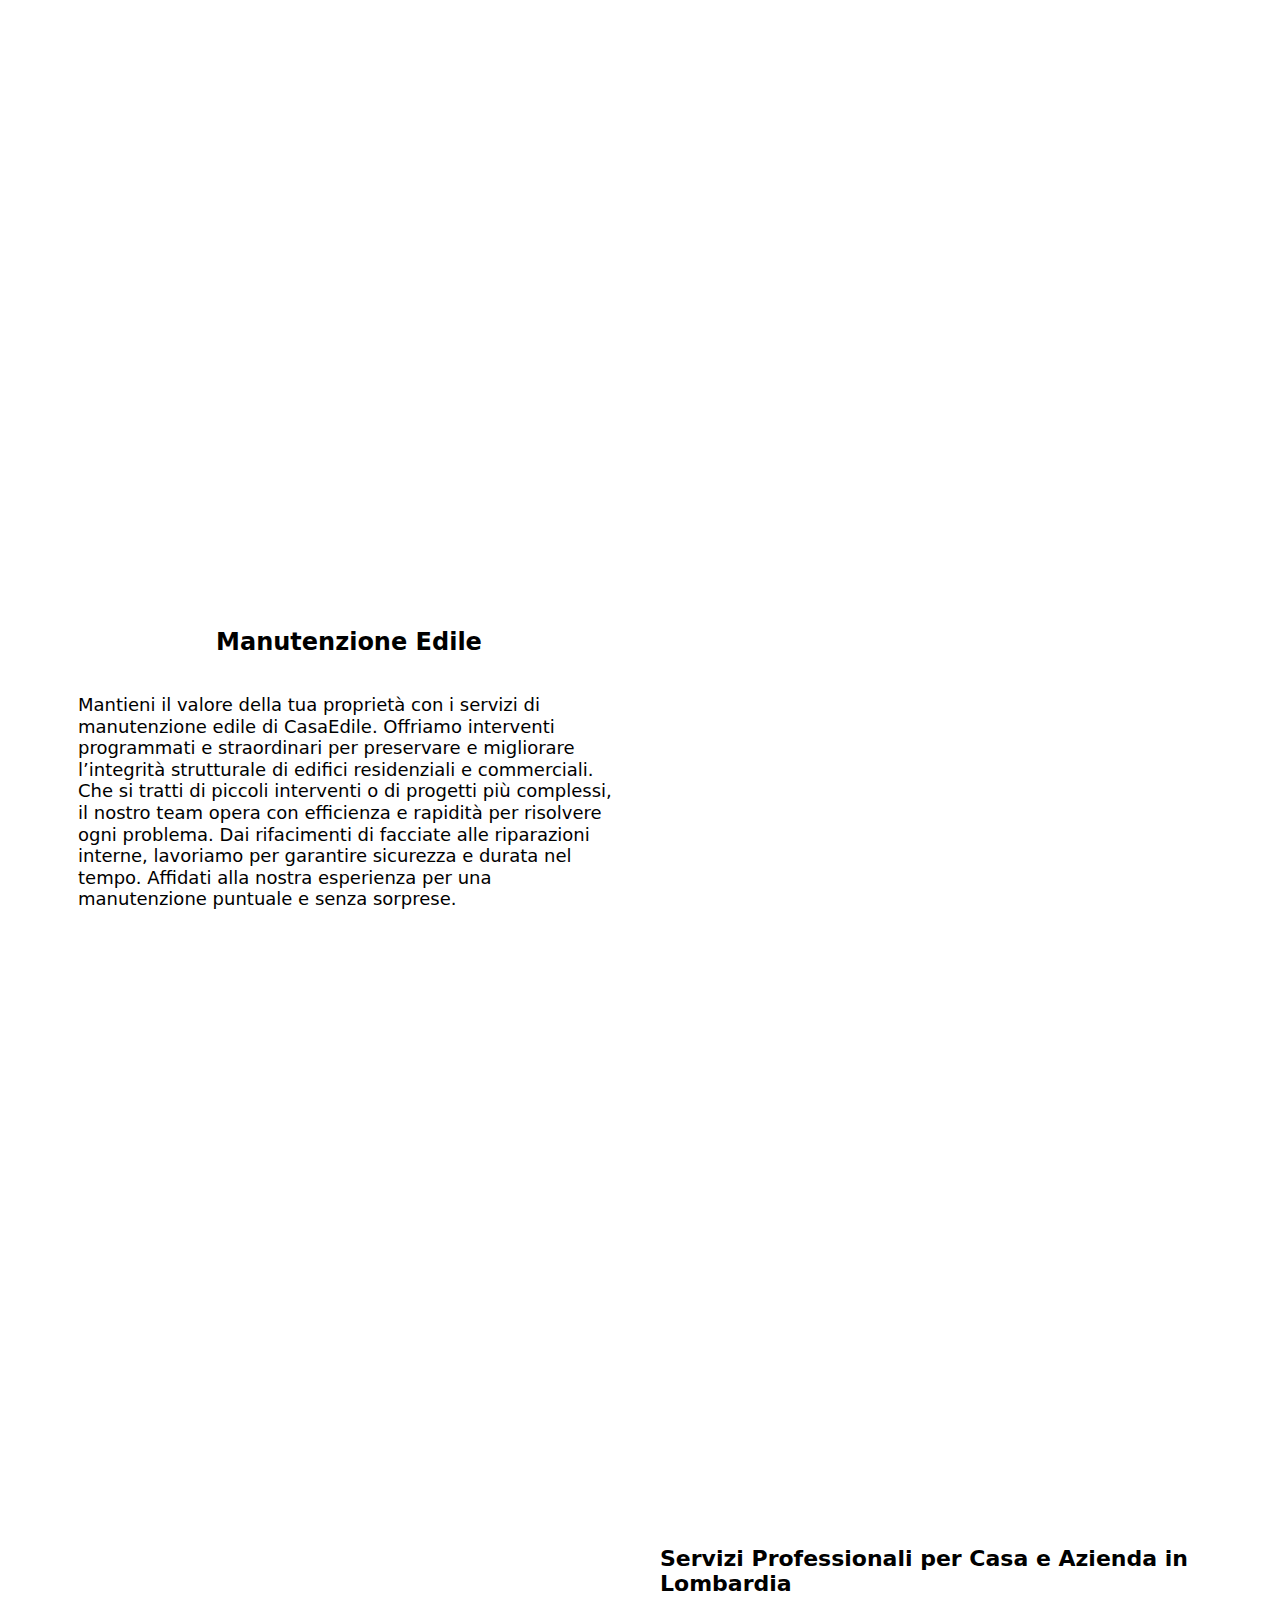
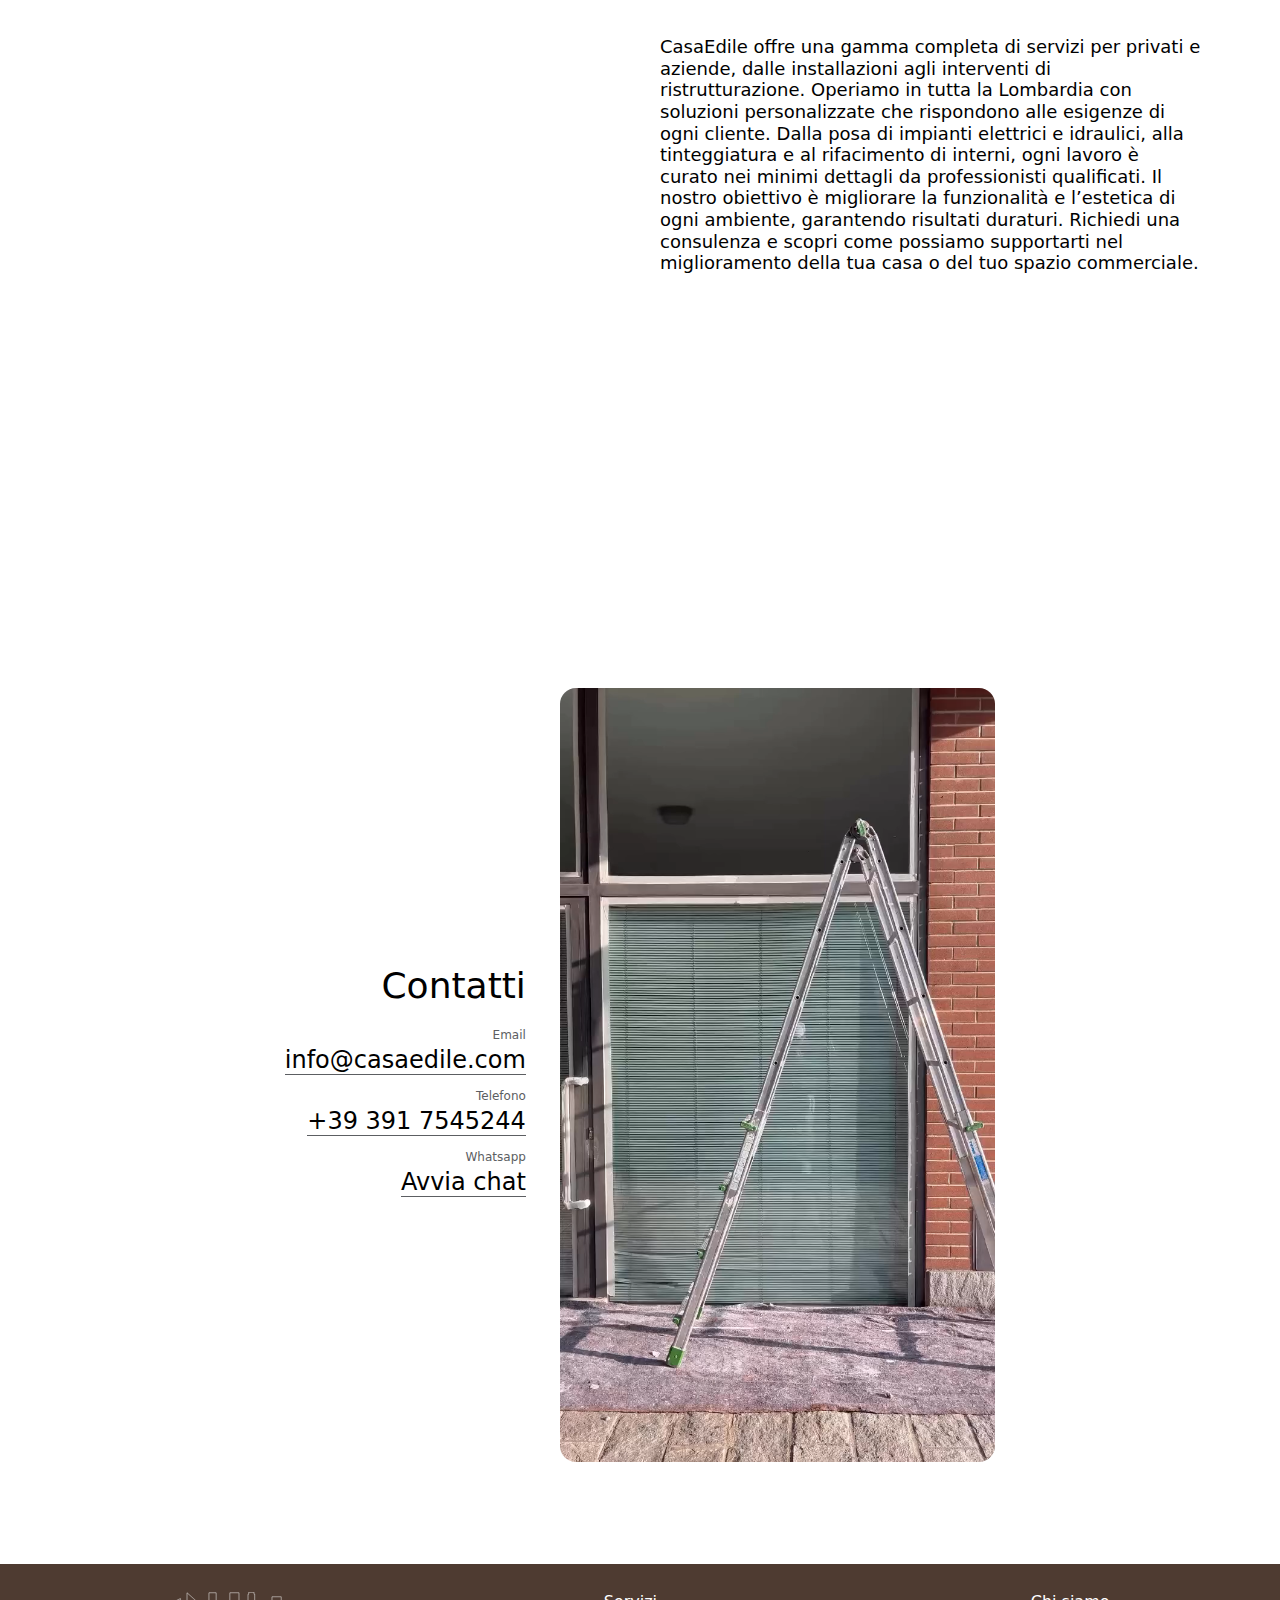
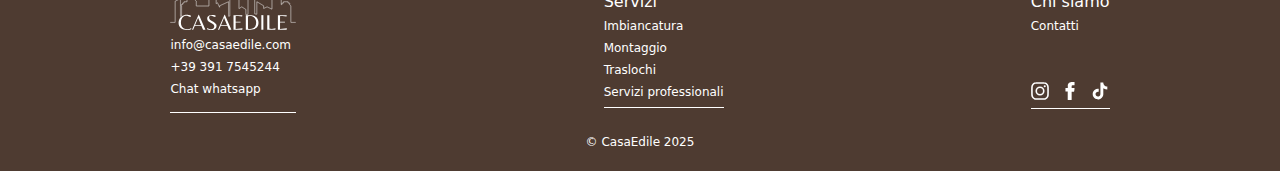
<file: services/servizi-professionali/index.html>
<!DOCTYPE html><html lang="it"> <head><meta charset="UTF-8"><meta name="description" content="CasaEdile offre servizi di ristrutturazione, manutenzione e installazione per abitazioni e aziende in Lombardia. Affidati ai nostri esperti per lavori di qualità e su misura. Richiedi un preventivo"><meta name="viewport" content="width=device-width, initial-scale=1.0"><link rel="canonical" href="https://casaedile.com/services/servizi-professionali/"><link rel="icon" type="image/svg+xml" href="/favicon.svg"><meta name="generator" content="Astro v5.4.1"><title>Ristrutturazioni, Manutenzione, Installazioni | CasaEdile</title><link rel="preconnect" href="https://fonts.googleapis.com"><link rel="preconnect" href="https://fonts.gstatic.com" crossorigin><link href="https://fonts.googleapis.com/css2?family=Belleza&family=Poppins:ital,wght@0,100;0,200;0,300;0,400;0,500;0,600;0,700;0,800;0,900;1,100;1,200;1,300;1,400;1,500;1,600;1,700;1,800;1,900&display=swap" rel="stylesheet"><!-- <link rel="preconnect" href="https://use.typekit.net" />
<link rel="stylesheet" href="https://use.typekit.net/pbh3rlf.css" /> --><meta name="astro-view-transitions-enabled" content="true"><meta name="astro-view-transitions-fallback" content="animate"><script type="module" src="/_astro/ClientRouter.astro_astro_type_script_index_0_lang.Cainpjm5.js"></script><link rel="stylesheet" href="/_astro/chi-siamo.Bkb7Zmq7.css">
<style>.astro-route-announcer{position:absolute;left:0;top:0;clip:rect(0 0 0 0);clip-path:inset(50%);overflow:hidden;white-space:nowrap;width:1px;height:1px}
html{font-family:system-ui,sans-serif;scroll-behavior:smooth}html,body{margin:0}body{overflow-x:hidden}#hero{height:100svh;position:relative}#hero img{height:100%;width:100%;object-fit:cover;object-position:center;filter:brightness(.8);z-index:-1;position:relative}#hero #hero-content{position:absolute;top:30%;margin-left:46px;font-family:poppins;color:#fff}#hero #hero-content h1{font-weight:500;font-size:46px}.paragraph p{font-size:18px}@media (max-width: 360px){#hero #hero-content h1{font-size:34px}}
[data-astro-image]{width:100%;height:auto;object-fit:var(--fit);object-position:var(--pos);aspect-ratio:var(--w) / var(--h)}[data-astro-image=responsive]{max-width:calc(var(--w) * 1px);max-height:calc(var(--h) * 1px)}[data-astro-image=fixed]{width:calc(var(--w) * 1px);height:calc(var(--h) * 1px)}
@keyframes astroFadeInOut{0%{opacity:1}to{opacity:0}}@keyframes astroFadeIn{0%{opacity:0;mix-blend-mode:plus-lighter}to{opacity:1;mix-blend-mode:plus-lighter}}@keyframes astroFadeOut{0%{opacity:1;mix-blend-mode:plus-lighter}to{opacity:0;mix-blend-mode:plus-lighter}}@keyframes astroSlideFromRight{0%{transform:translate(100%)}}@keyframes astroSlideFromLeft{0%{transform:translate(-100%)}}@keyframes astroSlideToRight{to{transform:translate(100%)}}@keyframes astroSlideToLeft{to{transform:translate(-100%)}}@media (prefers-reduced-motion){::view-transition-group(*),::view-transition-old(*),::view-transition-new(*){animation:none!important}[data-astro-transition-scope]{animation:none!important}}
</style><style>.alternate-layout{display:grid;grid-template-columns:1fr;gap:40px;margin:28px}@media (min-width: 768px){.alternate-layout{grid-template-columns:repeat(2,1fr);margin:78px}}@media (max-width: 400px){.alternate-layout{margin:18px}}.alternate-layout>div{display:flex;flex-direction:column;align-items:center;justify-content:center;width:100%;height:100svh}.alternate-layout>div>div{margin:64px}.alternate-layout .text p{font-size:18px;line-height:1.2}.alternate-layout .hero{height:100svh;margin:auto}.alternate-layout video,.alternate-layout img{height:80svh;object-fit:cover;border-radius:20px;clip-path:polygon(0% 0%,0% 0%,0% 0%,0% 0%)}.alternate-layout .media-container video{width:auto}.alternate-layout .media-container img{width:100%}.alternate-layout .right img,.alternate-layout .right video{clip-path:polygon(100% 0%,100% 0%,100% 0%,100% 0%)}.alternate-layout .right{align-self:flex-end}.alternate-layout .text h3{font-size:22px}@media (max-width: 768px){.alternate-layout video,.alternate-layout img{width:100%}.alternate-layout>div{height:auto}}
</style><style>.contact-layout{display:flex;gap:34px;align-items:center;justify-content:center;margin:46px 0;height:98svh}.contact-layout .contacts{display:flex;flex-direction:column;align-items:flex-end;justify-content:center;height:90svh}.contact-layout .contacts #contact-fg{display:flex;flex-direction:column;align-items:flex-end;justify-content:center}.contact-layout .contacts .title{font-size:36px;margin:22px 0}.contact-layout .contacts a{text-decoration:none;color:var(--textColor)}.contact-layout .contacts .sub-con{font-size:12px;color:#5c5e62}.contact-layout .contacts .con{font-weight:200;font-size:24px;margin:4px 0 14px;border-bottom:1px solid #5c5e62}.contacts{position:relative;height:fit-content}.contact-layout .contacts #contact-bg{height:300px;width:240px;position:absolute;top:64px;right:-20px}.contact-layout .contacts #contact-bg #bg{height:300px;width:240px;background-color:#e4c199;position:absolute;top:0;right:0;border-radius:12px;z-index:0}.contact-layout .contacts #contact-bg #fg{position:absolute;top:12px;left:68px;width:160px;height:304px;z-index:1;border:2px solid #8d8d8d;border-radius:8px}.contact-layout .video{max-width:40%;border-radius:10px}.contact-layout .video video{max-height:86svh}@media (max-width: 920px){.contact-layout{flex-direction:column-reverse;height:inherit}.contact-layout .contacts #contact-fg{align-items:stretch;justify-content:center}.contact-layout .video{max-width:80%}}
</style><style>video[data-astro-cid-c6ixmeqx]{border-radius:16px;width:100%}
</style><style>[data-astro-transition-scope="astro-sghdwdv3-1"] { view-transition-name: __2f__astro_2flivella_2eC0pI7UQQ_2ejpg; }@layer astro { ::view-transition-old(__2f__astro_2flivella_2eC0pI7UQQ_2ejpg) { 
	animation-duration: 180ms;
	animation-timing-function: cubic-bezier(0.76, 0, 0.24, 1);
	animation-fill-mode: both;
	animation-name: astroFadeOut; }::view-transition-new(__2f__astro_2flivella_2eC0pI7UQQ_2ejpg) { 
	animation-duration: 180ms;
	animation-timing-function: cubic-bezier(0.76, 0, 0.24, 1);
	animation-fill-mode: both;
	animation-name: astroFadeIn; }[data-astro-transition=back]::view-transition-old(__2f__astro_2flivella_2eC0pI7UQQ_2ejpg) { 
	animation-duration: 180ms;
	animation-timing-function: cubic-bezier(0.76, 0, 0.24, 1);
	animation-fill-mode: both;
	animation-name: astroFadeOut; }[data-astro-transition=back]::view-transition-new(__2f__astro_2flivella_2eC0pI7UQQ_2ejpg) { 
	animation-duration: 180ms;
	animation-timing-function: cubic-bezier(0.76, 0, 0.24, 1);
	animation-fill-mode: both;
	animation-name: astroFadeIn; } }[data-astro-transition-fallback="old"] [data-astro-transition-scope="astro-sghdwdv3-1"],
			[data-astro-transition-fallback="old"][data-astro-transition-scope="astro-sghdwdv3-1"] { 
	animation-duration: 180ms;
	animation-timing-function: cubic-bezier(0.76, 0, 0.24, 1);
	animation-fill-mode: both;
	animation-name: astroFadeOut; }[data-astro-transition-fallback="new"] [data-astro-transition-scope="astro-sghdwdv3-1"],
			[data-astro-transition-fallback="new"][data-astro-transition-scope="astro-sghdwdv3-1"] { 
	animation-duration: 180ms;
	animation-timing-function: cubic-bezier(0.76, 0, 0.24, 1);
	animation-fill-mode: both;
	animation-name: astroFadeIn; }[data-astro-transition=back][data-astro-transition-fallback="old"] [data-astro-transition-scope="astro-sghdwdv3-1"],
			[data-astro-transition=back][data-astro-transition-fallback="old"][data-astro-transition-scope="astro-sghdwdv3-1"] { 
	animation-duration: 180ms;
	animation-timing-function: cubic-bezier(0.76, 0, 0.24, 1);
	animation-fill-mode: both;
	animation-name: astroFadeOut; }[data-astro-transition=back][data-astro-transition-fallback="new"] [data-astro-transition-scope="astro-sghdwdv3-1"],
			[data-astro-transition=back][data-astro-transition-fallback="new"][data-astro-transition-scope="astro-sghdwdv3-1"] { 
	animation-duration: 180ms;
	animation-timing-function: cubic-bezier(0.76, 0, 0.24, 1);
	animation-fill-mode: both;
	animation-name: astroFadeIn; }</style></head> <body> <header id="header" data-astro-cid-hnhh3bfe> <div class="header-content" data-astro-cid-hnhh3bfe> <div class="logo" data-astro-cid-hnhh3bfe> <a href="/" data-astro-cid-hnhh3bfe> <img src="/_astro/logo-extended_white.JOrFjW1k_Z1J7stb.svg" id="logo-white" alt="logo casaedile" width="126" height="38" loading="lazy" decoding="async"> <img src="/_astro/logo-extended_dark.B0s3GiE3_TBhYn.svg" id="logo-dark" alt="logo casaedile" width="126" height="38" loading="lazy" decoding="async"> </a> </div> <nav class="services" data-astro-cid-hnhh3bfe> <a href="/services/imbiancatura-tinteggiatura" data-astro-cid-hnhh3bfe>Imbiancatura</a><a href="/services/traslochi" data-astro-cid-hnhh3bfe>Traslochi</a><a href="/services/montaggio" data-astro-cid-hnhh3bfe>Montaggio</a><a href="/services/servizi-professionali" data-astro-cid-hnhh3bfe>Servizi professionali</a> </nav> <!-- <div class="call-to-action">
      <a href="/contacts">
        <button class="btn">
          <span> Contattaci </span>
        </button>
      </a>
    </div> --> <div class="socials" data-astro-cid-hnhh3bfe> <div class="socials" data-astro-cid-47w6s6lx> <div class="instagram logo" data-astro-cid-47w6s6lx> <a target="_blank" href="https://www.instagram.com/casaedile/" data-astro-cid-47w6s6lx> <svg xmlns="http://www.w3.org/2000/svg" viewBox="0 0 512 512" data-astro-cid-47w6s6lx> <path d="M256,49.471c67.266,0,75.233.257,101.8,1.469,24.562,1.121,37.9,5.224,46.778,8.674a78.052,78.052,0,0,1,28.966,18.845,78.052,78.052,0,0,1,18.845,28.966c3.45,8.877,7.554,22.216,8.674,46.778,1.212,26.565,1.469,34.532,1.469,101.8s-0.257,75.233-1.469,101.8c-1.121,24.562-5.225,37.9-8.674,46.778a83.427,83.427,0,0,1-47.811,47.811c-8.877,3.45-22.216,7.554-46.778,8.674-26.56,1.212-34.527,1.469-101.8,1.469s-75.237-.257-101.8-1.469c-24.562-1.121-37.9-5.225-46.778-8.674a78.051,78.051,0,0,1-28.966-18.845,78.053,78.053,0,0,1-18.845-28.966c-3.45-8.877-7.554-22.216-8.674-46.778-1.212-26.564-1.469-34.532-1.469-101.8s0.257-75.233,1.469-101.8c1.121-24.562,5.224-37.9,8.674-46.778A78.052,78.052,0,0,1,78.458,78.458a78.053,78.053,0,0,1,28.966-18.845c8.877-3.45,22.216-7.554,46.778-8.674,26.565-1.212,34.532-1.469,101.8-1.469m0-45.391c-68.418,0-77,.29-103.866,1.516-26.815,1.224-45.127,5.482-61.151,11.71a123.488,123.488,0,0,0-44.62,29.057A123.488,123.488,0,0,0,17.3,90.982C11.077,107.007,6.819,125.319,5.6,152.134,4.369,179,4.079,187.582,4.079,256S4.369,333,5.6,359.866c1.224,26.815,5.482,45.127,11.71,61.151a123.489,123.489,0,0,0,29.057,44.62,123.486,123.486,0,0,0,44.62,29.057c16.025,6.228,34.337,10.486,61.151,11.71,26.87,1.226,35.449,1.516,103.866,1.516s77-.29,103.866-1.516c26.815-1.224,45.127-5.482,61.151-11.71a128.817,128.817,0,0,0,73.677-73.677c6.228-16.025,10.486-34.337,11.71-61.151,1.226-26.87,1.516-35.449,1.516-103.866s-0.29-77-1.516-103.866c-1.224-26.815-5.482-45.127-11.71-61.151a123.486,123.486,0,0,0-29.057-44.62A123.487,123.487,0,0,0,421.018,17.3C404.993,11.077,386.681,6.819,359.866,5.6,333,4.369,324.418,4.079,256,4.079h0Z" data-astro-cid-47w6s6lx></path> <path d="M256,126.635A129.365,129.365,0,1,0,385.365,256,129.365,129.365,0,0,0,256,126.635Zm0,213.338A83.973,83.973,0,1,1,339.974,256,83.974,83.974,0,0,1,256,339.973Z" data-astro-cid-47w6s6lx></path> <circle cx="390.476" cy="121.524" r="30.23" data-astro-cid-47w6s6lx></circle> </svg> </a> </div> <div class="facebook logo" data-astro-cid-47w6s6lx> <a target="_blank" href="https://www.facebook.com/profile.php?id=61568533520213" data-astro-cid-47w6s6lx> <svg height="800px" width="800px" version="1.1" id="Layer_1" xmlns="http://www.w3.org/2000/svg" xmlns:xlink="http://www.w3.org/1999/xlink" viewBox="0 0 310 310" xml:space="preserve" data-astro-cid-47w6s6lx> <g id="XMLID_834_" data-astro-cid-47w6s6lx> <path id="XMLID_835_" d="M81.703,165.106h33.981V305c0,2.762,2.238,5,5,5h57.616c2.762,0,5-2.238,5-5V165.765h39.064
       c2.54,0,4.677-1.906,4.967-4.429l5.933-51.502c0.163-1.417-0.286-2.836-1.234-3.899c-0.949-1.064-2.307-1.673-3.732-1.673h-44.996
       V71.978c0-9.732,5.24-14.667,15.576-14.667c1.473,0,29.42,0,29.42,0c2.762,0,5-2.239,5-5V5.037c0-2.762-2.238-5-5-5h-40.545
       C187.467,0.023,186.832,0,185.896,0c-7.035,0-31.488,1.381-50.804,19.151c-21.402,19.692-18.427,43.27-17.716,47.358v37.752H81.703
       c-2.762,0-5,2.238-5,5v50.844C76.703,162.867,78.941,165.106,81.703,165.106z" data-astro-cid-47w6s6lx></path> </g> </svg> </a> </div> <!-- <div class="youtube logo">
    <a target="_blank" href="https://www.instagram.com/casaedile/">
      <svg
        id="Layer_1"
        data-name="Layer 1"
        xmlns="http://www.w3.org/2000/svg"
        viewBox="0 0 71.41 50"
      >
        <path
          class="cls-1"
          d="M69.94,7.82c-.82-3.06-3.24-5.47-6.29-6.29-5.59-1.53-27.94-1.53-27.94-1.53,0,0-22.35,0-27.94,1.47-3,.82-5.47,3.29-6.29,6.35C0,13.41,0,25,0,25c0,0,0,11.65,1.47,17.18.82,3.06,3.24,5.47,6.29,6.29,5.65,1.53,27.94,1.53,27.94,1.53,0,0,22.35,0,27.94-1.47,3.06-.82,5.47-3.24,6.29-6.29,1.47-5.59,1.47-17.18,1.47-17.18,0,0,.06-11.65-1.47-17.24ZM28.59,35.71V14.29l18.59,10.71-18.59,10.71Z"
        ></path>
      </svg>
    </a>
  </div> --> <div class="tiktok logo" data-astro-cid-47w6s6lx> <a target="_blank" href="https://www.tiktok.com/@casaedile" data-astro-cid-47w6s6lx> <svg xmlns="http://www.w3.org/2000/svg" fill="#000000" width="800px" height="800px" viewBox="0 0 512 512" id="icons" data-astro-cid-47w6s6lx><path d="M412.19,118.66a109.27,109.27,0,0,1-9.45-5.5,132.87,132.87,0,0,1-24.27-20.62c-18.1-20.71-24.86-41.72-27.35-56.43h.1C349.14,23.9,350,16,350.13,16H267.69V334.78c0,4.28,0,8.51-.18,12.69,0,.52-.05,1-.08,1.56,0,.23,0,.47-.05.71,0,.06,0,.12,0,.18a70,70,0,0,1-35.22,55.56,68.8,68.8,0,0,1-34.11,9c-38.41,0-69.54-31.32-69.54-70s31.13-70,69.54-70a68.9,68.9,0,0,1,21.41,3.39l.1-83.94a153.14,153.14,0,0,0-118,34.52,161.79,161.79,0,0,0-35.3,43.53c-3.48,6-16.61,30.11-18.2,69.24-1,22.21,5.67,45.22,8.85,54.73v.2c2,5.6,9.75,24.71,22.38,40.82A167.53,167.53,0,0,0,115,470.66v-.2l.2.2C155.11,497.78,199.36,496,199.36,496c7.66-.31,33.32,0,62.46-13.81,32.32-15.31,50.72-38.12,50.72-38.12a158.46,158.46,0,0,0,27.64-45.93c7.46-19.61,9.95-43.13,9.95-52.53V176.49c1,.6,14.32,9.41,14.32,9.41s19.19,12.3,49.13,20.31c21.48,5.7,50.42,6.9,50.42,6.9V131.27C453.86,132.37,433.27,129.17,412.19,118.66Z" data-astro-cid-47w6s6lx></path></svg> </a> </div> </div>  </div> <button class="menu-button" id="menuButton" data-astro-cid-hnhh3bfe> &#9776; </button> </div> </header> <div class="drawer" id="drawer" data-astro-cid-hnhh3bfe> <div id="drawer-content" data-astro-cid-hnhh3bfe> <div id="drawer-header" data-astro-cid-hnhh3bfe> <button id="close-menu-button" data-astro-cid-hnhh3bfe> <svg xmlns="http://www.w3.org/2000/svg" height="20px" viewBox="0 -960 960 960" width="20px" fill="#5f6368" data-astro-cid-hnhh3bfe><path d="m291-240-51-51 189-189-189-189 51-51 189 189 189-189 51 51-189 189 189 189-51 51-189-189-189 189Z" data-astro-cid-hnhh3bfe></path></svg> </button> </div> <div id="drawer-menu" data-astro-cid-hnhh3bfe> <nav class="services" data-astro-cid-hnhh3bfe> <div class="menu-section" data-astro-cid-hnhh3bfe> <a href="/services/imbiancatura-tinteggiatura" data-astro-cid-hnhh3bfe> <span data-astro-cid-hnhh3bfe> Imbiancatura </span> <svg xmlns="http://www.w3.org/2000/svg" height="20px" viewBox="0 -960 960 960" width="20px" fill="#5f6368"> <path d="M522-480 333-669l51-51 240 240-240 240-51-51 189-189Z"></path> </svg> </a><a href="/services/traslochi" data-astro-cid-hnhh3bfe> <span data-astro-cid-hnhh3bfe> Traslochi </span> <svg xmlns="http://www.w3.org/2000/svg" height="20px" viewBox="0 -960 960 960" width="20px" fill="#5f6368"> <path d="M522-480 333-669l51-51 240 240-240 240-51-51 189-189Z"></path> </svg> </a><a href="/services/montaggio" data-astro-cid-hnhh3bfe> <span data-astro-cid-hnhh3bfe> Montaggio </span> <svg xmlns="http://www.w3.org/2000/svg" height="20px" viewBox="0 -960 960 960" width="20px" fill="#5f6368"> <path d="M522-480 333-669l51-51 240 240-240 240-51-51 189-189Z"></path> </svg> </a><a href="/services/servizi-professionali" data-astro-cid-hnhh3bfe> <span data-astro-cid-hnhh3bfe> Servizi professionali </span> <svg xmlns="http://www.w3.org/2000/svg" height="20px" viewBox="0 -960 960 960" width="20px" fill="#5f6368"> <path d="M522-480 333-669l51-51 240 240-240 240-51-51 189-189Z"></path> </svg> </a> </div><div class="menu-section" data-astro-cid-hnhh3bfe> <a href="/contacts" data-astro-cid-hnhh3bfe> <span data-astro-cid-hnhh3bfe> Contatti </span> <svg xmlns="http://www.w3.org/2000/svg" height="20px" viewBox="0 -960 960 960" width="20px" fill="#5f6368"> <path d="M522-480 333-669l51-51 240 240-240 240-51-51 189-189Z"></path> </svg> </a><a href="/chi-siamo" data-astro-cid-hnhh3bfe> <span data-astro-cid-hnhh3bfe> Chi siamo </span> <svg xmlns="http://www.w3.org/2000/svg" height="20px" viewBox="0 -960 960 960" width="20px" fill="#5f6368"> <path d="M522-480 333-669l51-51 240 240-240 240-51-51 189-189Z"></path> </svg> </a> </div> </nav> <div class="call-to-action" data-astro-cid-hnhh3bfe> <div class="socials" data-astro-cid-47w6s6lx> <div class="instagram logo" data-astro-cid-47w6s6lx> <a target="_blank" href="https://www.instagram.com/casaedile/" data-astro-cid-47w6s6lx> <svg xmlns="http://www.w3.org/2000/svg" viewBox="0 0 512 512" data-astro-cid-47w6s6lx> <path d="M256,49.471c67.266,0,75.233.257,101.8,1.469,24.562,1.121,37.9,5.224,46.778,8.674a78.052,78.052,0,0,1,28.966,18.845,78.052,78.052,0,0,1,18.845,28.966c3.45,8.877,7.554,22.216,8.674,46.778,1.212,26.565,1.469,34.532,1.469,101.8s-0.257,75.233-1.469,101.8c-1.121,24.562-5.225,37.9-8.674,46.778a83.427,83.427,0,0,1-47.811,47.811c-8.877,3.45-22.216,7.554-46.778,8.674-26.56,1.212-34.527,1.469-101.8,1.469s-75.237-.257-101.8-1.469c-24.562-1.121-37.9-5.225-46.778-8.674a78.051,78.051,0,0,1-28.966-18.845,78.053,78.053,0,0,1-18.845-28.966c-3.45-8.877-7.554-22.216-8.674-46.778-1.212-26.564-1.469-34.532-1.469-101.8s0.257-75.233,1.469-101.8c1.121-24.562,5.224-37.9,8.674-46.778A78.052,78.052,0,0,1,78.458,78.458a78.053,78.053,0,0,1,28.966-18.845c8.877-3.45,22.216-7.554,46.778-8.674,26.565-1.212,34.532-1.469,101.8-1.469m0-45.391c-68.418,0-77,.29-103.866,1.516-26.815,1.224-45.127,5.482-61.151,11.71a123.488,123.488,0,0,0-44.62,29.057A123.488,123.488,0,0,0,17.3,90.982C11.077,107.007,6.819,125.319,5.6,152.134,4.369,179,4.079,187.582,4.079,256S4.369,333,5.6,359.866c1.224,26.815,5.482,45.127,11.71,61.151a123.489,123.489,0,0,0,29.057,44.62,123.486,123.486,0,0,0,44.62,29.057c16.025,6.228,34.337,10.486,61.151,11.71,26.87,1.226,35.449,1.516,103.866,1.516s77-.29,103.866-1.516c26.815-1.224,45.127-5.482,61.151-11.71a128.817,128.817,0,0,0,73.677-73.677c6.228-16.025,10.486-34.337,11.71-61.151,1.226-26.87,1.516-35.449,1.516-103.866s-0.29-77-1.516-103.866c-1.224-26.815-5.482-45.127-11.71-61.151a123.486,123.486,0,0,0-29.057-44.62A123.487,123.487,0,0,0,421.018,17.3C404.993,11.077,386.681,6.819,359.866,5.6,333,4.369,324.418,4.079,256,4.079h0Z" data-astro-cid-47w6s6lx></path> <path d="M256,126.635A129.365,129.365,0,1,0,385.365,256,129.365,129.365,0,0,0,256,126.635Zm0,213.338A83.973,83.973,0,1,1,339.974,256,83.974,83.974,0,0,1,256,339.973Z" data-astro-cid-47w6s6lx></path> <circle cx="390.476" cy="121.524" r="30.23" data-astro-cid-47w6s6lx></circle> </svg> </a> </div> <div class="facebook logo" data-astro-cid-47w6s6lx> <a target="_blank" href="https://www.facebook.com/profile.php?id=61568533520213" data-astro-cid-47w6s6lx> <svg height="800px" width="800px" version="1.1" id="Layer_1" xmlns="http://www.w3.org/2000/svg" xmlns:xlink="http://www.w3.org/1999/xlink" viewBox="0 0 310 310" xml:space="preserve" data-astro-cid-47w6s6lx> <g id="XMLID_834_" data-astro-cid-47w6s6lx> <path id="XMLID_835_" d="M81.703,165.106h33.981V305c0,2.762,2.238,5,5,5h57.616c2.762,0,5-2.238,5-5V165.765h39.064
       c2.54,0,4.677-1.906,4.967-4.429l5.933-51.502c0.163-1.417-0.286-2.836-1.234-3.899c-0.949-1.064-2.307-1.673-3.732-1.673h-44.996
       V71.978c0-9.732,5.24-14.667,15.576-14.667c1.473,0,29.42,0,29.42,0c2.762,0,5-2.239,5-5V5.037c0-2.762-2.238-5-5-5h-40.545
       C187.467,0.023,186.832,0,185.896,0c-7.035,0-31.488,1.381-50.804,19.151c-21.402,19.692-18.427,43.27-17.716,47.358v37.752H81.703
       c-2.762,0-5,2.238-5,5v50.844C76.703,162.867,78.941,165.106,81.703,165.106z" data-astro-cid-47w6s6lx></path> </g> </svg> </a> </div> <!-- <div class="youtube logo">
    <a target="_blank" href="https://www.instagram.com/casaedile/">
      <svg
        id="Layer_1"
        data-name="Layer 1"
        xmlns="http://www.w3.org/2000/svg"
        viewBox="0 0 71.41 50"
      >
        <path
          class="cls-1"
          d="M69.94,7.82c-.82-3.06-3.24-5.47-6.29-6.29-5.59-1.53-27.94-1.53-27.94-1.53,0,0-22.35,0-27.94,1.47-3,.82-5.47,3.29-6.29,6.35C0,13.41,0,25,0,25c0,0,0,11.65,1.47,17.18.82,3.06,3.24,5.47,6.29,6.29,5.65,1.53,27.94,1.53,27.94,1.53,0,0,22.35,0,27.94-1.47,3.06-.82,5.47-3.24,6.29-6.29,1.47-5.59,1.47-17.18,1.47-17.18,0,0,.06-11.65-1.47-17.24ZM28.59,35.71V14.29l18.59,10.71-18.59,10.71Z"
        ></path>
      </svg>
    </a>
  </div> --> <div class="tiktok logo" data-astro-cid-47w6s6lx> <a target="_blank" href="https://www.tiktok.com/@casaedile" data-astro-cid-47w6s6lx> <svg xmlns="http://www.w3.org/2000/svg" fill="#000000" width="800px" height="800px" viewBox="0 0 512 512" id="icons" data-astro-cid-47w6s6lx><path d="M412.19,118.66a109.27,109.27,0,0,1-9.45-5.5,132.87,132.87,0,0,1-24.27-20.62c-18.1-20.71-24.86-41.72-27.35-56.43h.1C349.14,23.9,350,16,350.13,16H267.69V334.78c0,4.28,0,8.51-.18,12.69,0,.52-.05,1-.08,1.56,0,.23,0,.47-.05.71,0,.06,0,.12,0,.18a70,70,0,0,1-35.22,55.56,68.8,68.8,0,0,1-34.11,9c-38.41,0-69.54-31.32-69.54-70s31.13-70,69.54-70a68.9,68.9,0,0,1,21.41,3.39l.1-83.94a153.14,153.14,0,0,0-118,34.52,161.79,161.79,0,0,0-35.3,43.53c-3.48,6-16.61,30.11-18.2,69.24-1,22.21,5.67,45.22,8.85,54.73v.2c2,5.6,9.75,24.71,22.38,40.82A167.53,167.53,0,0,0,115,470.66v-.2l.2.2C155.11,497.78,199.36,496,199.36,496c7.66-.31,33.32,0,62.46-13.81,32.32-15.31,50.72-38.12,50.72-38.12a158.46,158.46,0,0,0,27.64-45.93c7.46-19.61,9.95-43.13,9.95-52.53V176.49c1,.6,14.32,9.41,14.32,9.41s19.19,12.3,49.13,20.31c21.48,5.7,50.42,6.9,50.42,6.9V131.27C453.86,132.37,433.27,129.17,412.19,118.66Z" data-astro-cid-47w6s6lx></path></svg> </a> </div> </div>  </div> <!-- <div class="call-to-action">
        <Button
          class:list={["btn"]}
          bgColor="#0000000d"
          textColor="black"
          to="/contacts">Contattaci</Button
        >
      </div> --> </div> </div> </div> <script>
  document.addEventListener("DOMContentLoaded", () => {
    initHeader();
  });

  document.addEventListener("astro:after-swap", () => {
    initHeader();
  });

  function initHeader() {
    let lastScrollY = window.scrollY;
    const header = document.getElementById("header");
    const menuButton = document.getElementById("menuButton");
    const closeMenuButton = document.getElementById("close-menu-button");
    const drawer = document.getElementById("drawer");

    function handleScroll() {
      if (window.scrollY > lastScrollY && lastScrollY > 0) {
        header.classList.add("header-hidden");
      } else {
        header.classList.remove("header-hidden");
      }

      if (window.scrollY > 0) {
        header.classList.add("scrolled");
      } else {
        header.classList.remove("scrolled");
      }

      lastScrollY = window.scrollY;
    }

    window.addEventListener("scroll", () => {
      handleScroll();
    });

    function toggleDrawer() {
      drawer.classList.toggle("active");

      document.body.style.overflow =
        document.body.style.overflow === "hidden" ? "initial" : "hidden";
    }

    closeMenuButton.addEventListener("click", toggleDrawer);
    menuButton.addEventListener("click", toggleDrawer);
  }
</script>   <div id="hero"> <div id="hero-content"> <h1>Ristrutturazioni, Manutenzione, Installazioni</h1> </div> <img src="/_astro/livella.C0pI7UQQ_Z1RtkJV.webp" srcset="/_astro/livella.C0pI7UQQ_1EXsnp.webp 640w, /_astro/livella.C0pI7UQQ_2sHIpW.webp 750w, /_astro/livella.C0pI7UQQ_Ze35BQ.webp 828w, /_astro/livella.C0pI7UQQ_Z10bQSH.webp 1080w, /_astro/livella.C0pI7UQQ_1odJJI.webp 1280w, /_astro/livella.C0pI7UQQ_2msPam.webp 1668w, /_astro/livella.C0pI7UQQ_bFnGx.webp 2048w, /_astro/livella.C0pI7UQQ_ZQLCJF.webp 2560w, /_astro/livella.C0pI7UQQ_Z1RtkJV.webp 6000w" alt="Servizi Professionali - Tecnico al lavoro" data-astro-transition-scope="astro-sghdwdv3-1" sizes="(min-width: 6000px) 6000px, 100vw" loading="lazy" decoding="async" fetchpriority="auto" style="--w: 6000; --h: 4000; --fit: cover; --pos: center;" data-astro-image="responsive" width="6000" height="4000" class="hero-img"> </div> <div id="content-container">  <div class="alternate-layout"> <div class="media-container left"><img src="/_astro/assembly-3.BeWENHLL_Z2gF8rR.webp" srcset="/_astro/assembly-3.BeWENHLL_Z1K5GPT.webp 640w, /_astro/assembly-3.BeWENHLL_2dfTCp.webp 750w, /_astro/assembly-3.BeWENHLL_OsWo7.webp 828w, /_astro/assembly-3.BeWENHLL_1YNkrK.webp 1080w, /_astro/assembly-3.BeWENHLL_ZSAuic.webp 1280w, /_astro/assembly-3.BeWENHLL_Z1ggMeu.webp 1668w, /_astro/assembly-3.BeWENHLL_ZFdU9v.webp 2048w, /_astro/assembly-3.BeWENHLL_Z1JQsJc.webp 2560w, /_astro/assembly-3.BeWENHLL_Z2gF8rR.webp 6000w" alt="image on the left" sizes="(min-width: 6000px) 6000px, 100vw" loading="lazy" decoding="async" fetchpriority="auto" style="--w: 6000; --h: 4000; --fit: cover; --pos: center;" data-astro-image="responsive" width="6000" height="4000"></div><div class="text"><h2 id="ristrutturazioni-chiavi-in-mano-a-milano-bergamo-e-lombardia">Ristrutturazioni chiavi in mano a Milano, Bergamo e Lombardia</h2><p>CasaEdile è il partner ideale per le ristrutturazioni complete di abitazioni, uffici e negozi in Lombardia. Offriamo soluzioni chiavi in mano a Milano, Bergamo e Monza, garantendo un servizio che copre ogni fase: dalla progettazione iniziale fino alla consegna finale. Ogni intervento è eseguito da professionisti esperti e qualificati, che lavorano con materiali di alta qualità per valorizzare e modernizzare gli spazi. Con CasaEdile, hai la certezza di rispettare i tempi concordati, senza rinunciare alla cura dei dettagli e alla precisione artigianale. Contattaci per trasformare la tua proprietà con un progetto su misura.</p></div><div class="text"><h2 id="manutenzione-edile">Manutenzione Edile</h2><p>Mantieni il valore della tua proprietà con i servizi di manutenzione edile di CasaEdile. Offriamo interventi programmati e straordinari per preservare e migliorare l’integrità strutturale di edifici residenziali e commerciali. Che si tratti di piccoli interventi o di progetti più complessi, il nostro team opera con efficienza e rapidità per risolvere ogni problema. Dai rifacimenti di facciate alle riparazioni interne, lavoriamo per garantire sicurezza e durata nel tempo. Affidati alla nostra esperienza per una manutenzione puntuale e senza sorprese.</p></div><div class="media-container right"><img src="/_astro/assembly-2.CQXW2c_u_ZJuVxs.webp" srcset="/_astro/assembly-2.CQXW2c_u_K0uEW.webp 640w, /_astro/assembly-2.CQXW2c_u_ZlP1EF.webp 750w, /_astro/assembly-2.CQXW2c_u_Z1JBXSX.webp 828w, /_astro/assembly-2.CQXW2c_u_Z1ydBrL.webp 1080w, /_astro/assembly-2.CQXW2c_u_CyGBd.webp 1280w, /_astro/assembly-2.CQXW2c_u_fSoEU.webp 1668w, /_astro/assembly-2.CQXW2c_u_PVgJT.webp 2048w, /_astro/assembly-2.CQXW2c_u_ZdGgOM.webp 2560w, /_astro/assembly-2.CQXW2c_u_ZJuVxs.webp 6000w" alt="image on the left" sizes="(min-width: 6000px) 6000px, 100vw" loading="lazy" decoding="async" fetchpriority="auto" style="--w: 6000; --h: 4000; --fit: cover; --pos: center;" data-astro-image="responsive" width="6000" height="4000"></div><div class="media-container left"><video src="/_astro/restauro.CIAPJwcl.mp4" autoplay loop muted="true" playsinline data-astro-cid-c6ixmeqx>
Il tuo browser non supporta il tag video.
</video> </div><div class="text"><h3 id="servizi-professionali-per-casa-e-azienda-in-lombardia">Servizi Professionali per Casa e Azienda in Lombardia</h3><p>CasaEdile offre una gamma completa di servizi per privati e aziende, dalle installazioni agli interventi di ristrutturazione. Operiamo in tutta la Lombardia con soluzioni personalizzate che rispondono alle esigenze di ogni cliente. Dalla posa di impianti elettrici e idraulici, alla tinteggiatura e al rifacimento di interni, ogni lavoro è curato nei minimi dettagli da professionisti qualificati. Il nostro obiettivo è migliorare la funzionalità e l’estetica di ogni ambiente, garantendo risultati duraturi. Richiedi una consulenza e scopri come possiamo supportarti nel miglioramento della tua casa o del tuo spazio commerciale.</p></div> </div>  <script type="module" src="/_astro/AlternateLayout.astro_astro_type_script_index_0_lang.rfifdnwA.js"></script>
<div class="contact-layout" id="contactform"> <div class="contacts"> <!-- <div id="contact-bg">
      <div id="fg"></div>
      <div id="bg"></div>
    </div> --> <div id="contact-fg"> <div class="title">Contatti</div> <div class="sub-con">Email</div> <div class="con"> <a href="mailto:info@casaedile">info@casaedile.com</a> </div> <div class="sub-con">Telefono</div> <div class="con"> <a href="tel:+393917545244">+39 391 7545244</a> </div> <div class="sub-con">Whatsapp</div> <div class="con"> <a href="https://wa.me/3917545244?text=Ciao%20vorrei%20prenotare%20un%20appuntamento">Avvia chat</a> </div> </div> </div> <div class="video"> <video src="/_astro/chat.DpGLMKQc.mp4" autoplay loop muted="true" playsinline data-astro-cid-c6ixmeqx>
Il tuo browser non supporta il tag video.
</video>  </div> </div>   </div> <footer class="dark" data-astro-cid-mh6itkc3> <div class="main-footer" data-astro-cid-mh6itkc3> <div class="contacts-footer section" data-astro-cid-mh6itkc3> <img src="/_astro/logo-extended_white.JOrFjW1k_Z1J7stb.svg" id="footer-logo" alt="logo casaedile" width="126" height="38" loading="lazy" decoding="async"> <div class="contacts-content" data-astro-cid-mh6itkc3> <a href="mailto:info@casaedile" data-astro-cid-mh6itkc3>info@casaedile.com</a> <a href="tel:+393917545244" data-astro-cid-mh6itkc3>+39 391 7545244</a> <a href="https://wa.me/3917545244?text=Ciao%20vorrei%20prenotare%20un%20appuntamento" data-astro-cid-mh6itkc3>Chat whatsapp</a> </div> </div> <div class="services section" data-astro-cid-mh6itkc3> <a class="header" href="/#services" data-astro-cid-mh6itkc3> Servizi </a> <a href="/services/imbiancatura-tinteggiatura" data-astro-cid-mh6itkc3> Imbiancatura </a> <a href="/services/montaggio" data-astro-cid-mh6itkc3> Montaggio </a> <a href="/services/traslochi" data-astro-cid-mh6itkc3> Traslochi </a> <a href="/services/servizi-professionali" data-astro-cid-mh6itkc3> Servizi professionali </a> </div> <div class="about section" data-astro-cid-mh6itkc3> <a class="header" href="/chi-siamo" data-astro-cid-mh6itkc3> Chi siamo </a> <a href="/contacts" data-astro-cid-mh6itkc3> Contatti </a> <div class="space" data-astro-cid-mh6itkc3></div> <div class="socials" data-astro-cid-47w6s6lx> <div class="instagram logo" data-astro-cid-47w6s6lx> <a target="_blank" href="https://www.instagram.com/casaedile/" data-astro-cid-47w6s6lx> <svg xmlns="http://www.w3.org/2000/svg" viewBox="0 0 512 512" data-astro-cid-47w6s6lx> <path d="M256,49.471c67.266,0,75.233.257,101.8,1.469,24.562,1.121,37.9,5.224,46.778,8.674a78.052,78.052,0,0,1,28.966,18.845,78.052,78.052,0,0,1,18.845,28.966c3.45,8.877,7.554,22.216,8.674,46.778,1.212,26.565,1.469,34.532,1.469,101.8s-0.257,75.233-1.469,101.8c-1.121,24.562-5.225,37.9-8.674,46.778a83.427,83.427,0,0,1-47.811,47.811c-8.877,3.45-22.216,7.554-46.778,8.674-26.56,1.212-34.527,1.469-101.8,1.469s-75.237-.257-101.8-1.469c-24.562-1.121-37.9-5.225-46.778-8.674a78.051,78.051,0,0,1-28.966-18.845,78.053,78.053,0,0,1-18.845-28.966c-3.45-8.877-7.554-22.216-8.674-46.778-1.212-26.564-1.469-34.532-1.469-101.8s0.257-75.233,1.469-101.8c1.121-24.562,5.224-37.9,8.674-46.778A78.052,78.052,0,0,1,78.458,78.458a78.053,78.053,0,0,1,28.966-18.845c8.877-3.45,22.216-7.554,46.778-8.674,26.565-1.212,34.532-1.469,101.8-1.469m0-45.391c-68.418,0-77,.29-103.866,1.516-26.815,1.224-45.127,5.482-61.151,11.71a123.488,123.488,0,0,0-44.62,29.057A123.488,123.488,0,0,0,17.3,90.982C11.077,107.007,6.819,125.319,5.6,152.134,4.369,179,4.079,187.582,4.079,256S4.369,333,5.6,359.866c1.224,26.815,5.482,45.127,11.71,61.151a123.489,123.489,0,0,0,29.057,44.62,123.486,123.486,0,0,0,44.62,29.057c16.025,6.228,34.337,10.486,61.151,11.71,26.87,1.226,35.449,1.516,103.866,1.516s77-.29,103.866-1.516c26.815-1.224,45.127-5.482,61.151-11.71a128.817,128.817,0,0,0,73.677-73.677c6.228-16.025,10.486-34.337,11.71-61.151,1.226-26.87,1.516-35.449,1.516-103.866s-0.29-77-1.516-103.866c-1.224-26.815-5.482-45.127-11.71-61.151a123.486,123.486,0,0,0-29.057-44.62A123.487,123.487,0,0,0,421.018,17.3C404.993,11.077,386.681,6.819,359.866,5.6,333,4.369,324.418,4.079,256,4.079h0Z" data-astro-cid-47w6s6lx></path> <path d="M256,126.635A129.365,129.365,0,1,0,385.365,256,129.365,129.365,0,0,0,256,126.635Zm0,213.338A83.973,83.973,0,1,1,339.974,256,83.974,83.974,0,0,1,256,339.973Z" data-astro-cid-47w6s6lx></path> <circle cx="390.476" cy="121.524" r="30.23" data-astro-cid-47w6s6lx></circle> </svg> </a> </div> <div class="facebook logo" data-astro-cid-47w6s6lx> <a target="_blank" href="https://www.facebook.com/profile.php?id=61568533520213" data-astro-cid-47w6s6lx> <svg height="800px" width="800px" version="1.1" id="Layer_1" xmlns="http://www.w3.org/2000/svg" xmlns:xlink="http://www.w3.org/1999/xlink" viewBox="0 0 310 310" xml:space="preserve" data-astro-cid-47w6s6lx> <g id="XMLID_834_" data-astro-cid-47w6s6lx> <path id="XMLID_835_" d="M81.703,165.106h33.981V305c0,2.762,2.238,5,5,5h57.616c2.762,0,5-2.238,5-5V165.765h39.064
       c2.54,0,4.677-1.906,4.967-4.429l5.933-51.502c0.163-1.417-0.286-2.836-1.234-3.899c-0.949-1.064-2.307-1.673-3.732-1.673h-44.996
       V71.978c0-9.732,5.24-14.667,15.576-14.667c1.473,0,29.42,0,29.42,0c2.762,0,5-2.239,5-5V5.037c0-2.762-2.238-5-5-5h-40.545
       C187.467,0.023,186.832,0,185.896,0c-7.035,0-31.488,1.381-50.804,19.151c-21.402,19.692-18.427,43.27-17.716,47.358v37.752H81.703
       c-2.762,0-5,2.238-5,5v50.844C76.703,162.867,78.941,165.106,81.703,165.106z" data-astro-cid-47w6s6lx></path> </g> </svg> </a> </div> <!-- <div class="youtube logo">
    <a target="_blank" href="https://www.instagram.com/casaedile/">
      <svg
        id="Layer_1"
        data-name="Layer 1"
        xmlns="http://www.w3.org/2000/svg"
        viewBox="0 0 71.41 50"
      >
        <path
          class="cls-1"
          d="M69.94,7.82c-.82-3.06-3.24-5.47-6.29-6.29-5.59-1.53-27.94-1.53-27.94-1.53,0,0-22.35,0-27.94,1.47-3,.82-5.47,3.29-6.29,6.35C0,13.41,0,25,0,25c0,0,0,11.65,1.47,17.18.82,3.06,3.24,5.47,6.29,6.29,5.65,1.53,27.94,1.53,27.94,1.53,0,0,22.35,0,27.94-1.47,3.06-.82,5.47-3.24,6.29-6.29,1.47-5.59,1.47-17.18,1.47-17.18,0,0,.06-11.65-1.47-17.24ZM28.59,35.71V14.29l18.59,10.71-18.59,10.71Z"
        ></path>
      </svg>
    </a>
  </div> --> <div class="tiktok logo" data-astro-cid-47w6s6lx> <a target="_blank" href="https://www.tiktok.com/@casaedile" data-astro-cid-47w6s6lx> <svg xmlns="http://www.w3.org/2000/svg" fill="#000000" width="800px" height="800px" viewBox="0 0 512 512" id="icons" data-astro-cid-47w6s6lx><path d="M412.19,118.66a109.27,109.27,0,0,1-9.45-5.5,132.87,132.87,0,0,1-24.27-20.62c-18.1-20.71-24.86-41.72-27.35-56.43h.1C349.14,23.9,350,16,350.13,16H267.69V334.78c0,4.28,0,8.51-.18,12.69,0,.52-.05,1-.08,1.56,0,.23,0,.47-.05.71,0,.06,0,.12,0,.18a70,70,0,0,1-35.22,55.56,68.8,68.8,0,0,1-34.11,9c-38.41,0-69.54-31.32-69.54-70s31.13-70,69.54-70a68.9,68.9,0,0,1,21.41,3.39l.1-83.94a153.14,153.14,0,0,0-118,34.52,161.79,161.79,0,0,0-35.3,43.53c-3.48,6-16.61,30.11-18.2,69.24-1,22.21,5.67,45.22,8.85,54.73v.2c2,5.6,9.75,24.71,22.38,40.82A167.53,167.53,0,0,0,115,470.66v-.2l.2.2C155.11,497.78,199.36,496,199.36,496c7.66-.31,33.32,0,62.46-13.81,32.32-15.31,50.72-38.12,50.72-38.12a158.46,158.46,0,0,0,27.64-45.93c7.46-19.61,9.95-43.13,9.95-52.53V176.49c1,.6,14.32,9.41,14.32,9.41s19.19,12.3,49.13,20.31c21.48,5.7,50.42,6.9,50.42,6.9V131.27C453.86,132.37,433.27,129.17,412.19,118.66Z" data-astro-cid-47w6s6lx></path></svg> </a> </div> </div>  </div> </div> <div class="footer-cta" data-astro-cid-mh6itkc3> <div data-astro-cid-mh6itkc3> <a href="/" data-astro-cid-mh6itkc3> © CasaEdile 2025 </a> <!-- <a href="/"> - P. IVA 01234567890 </a> --> </div> </div> </footer>  </body></html>
</file>
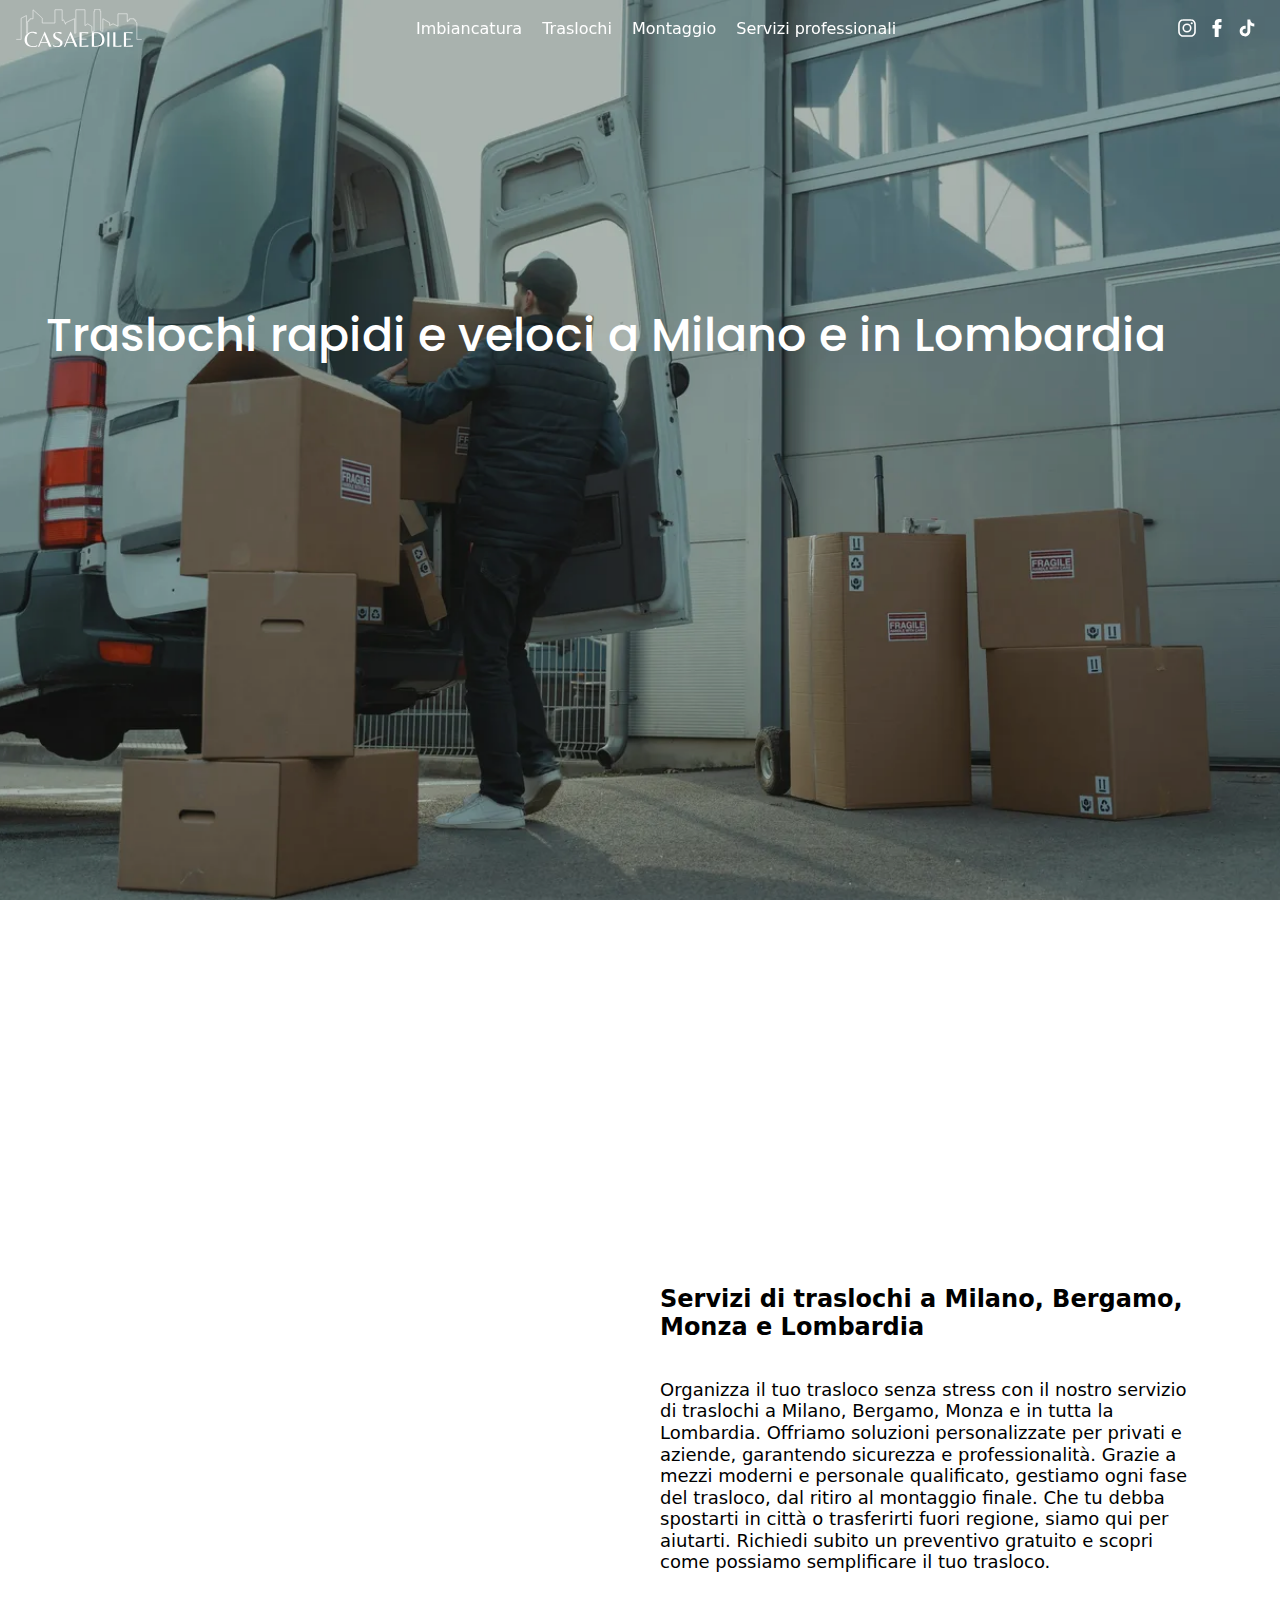
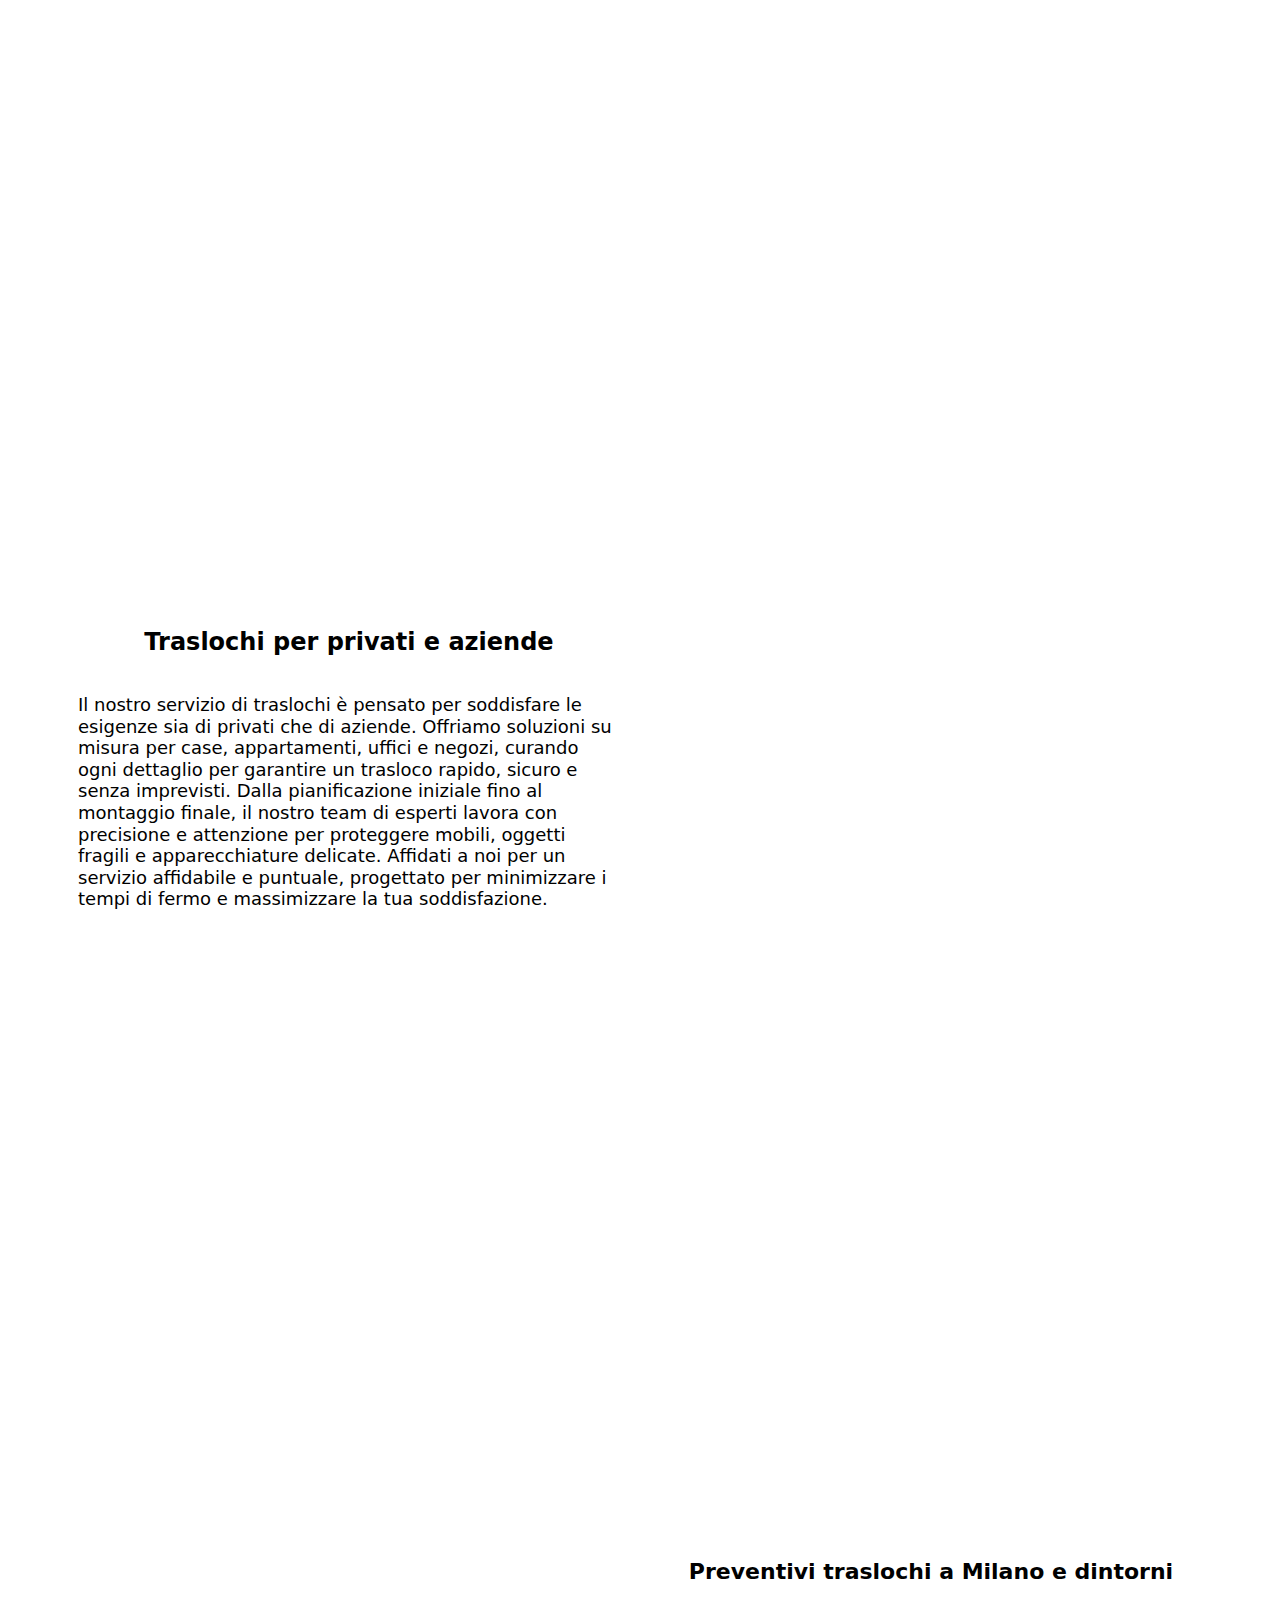
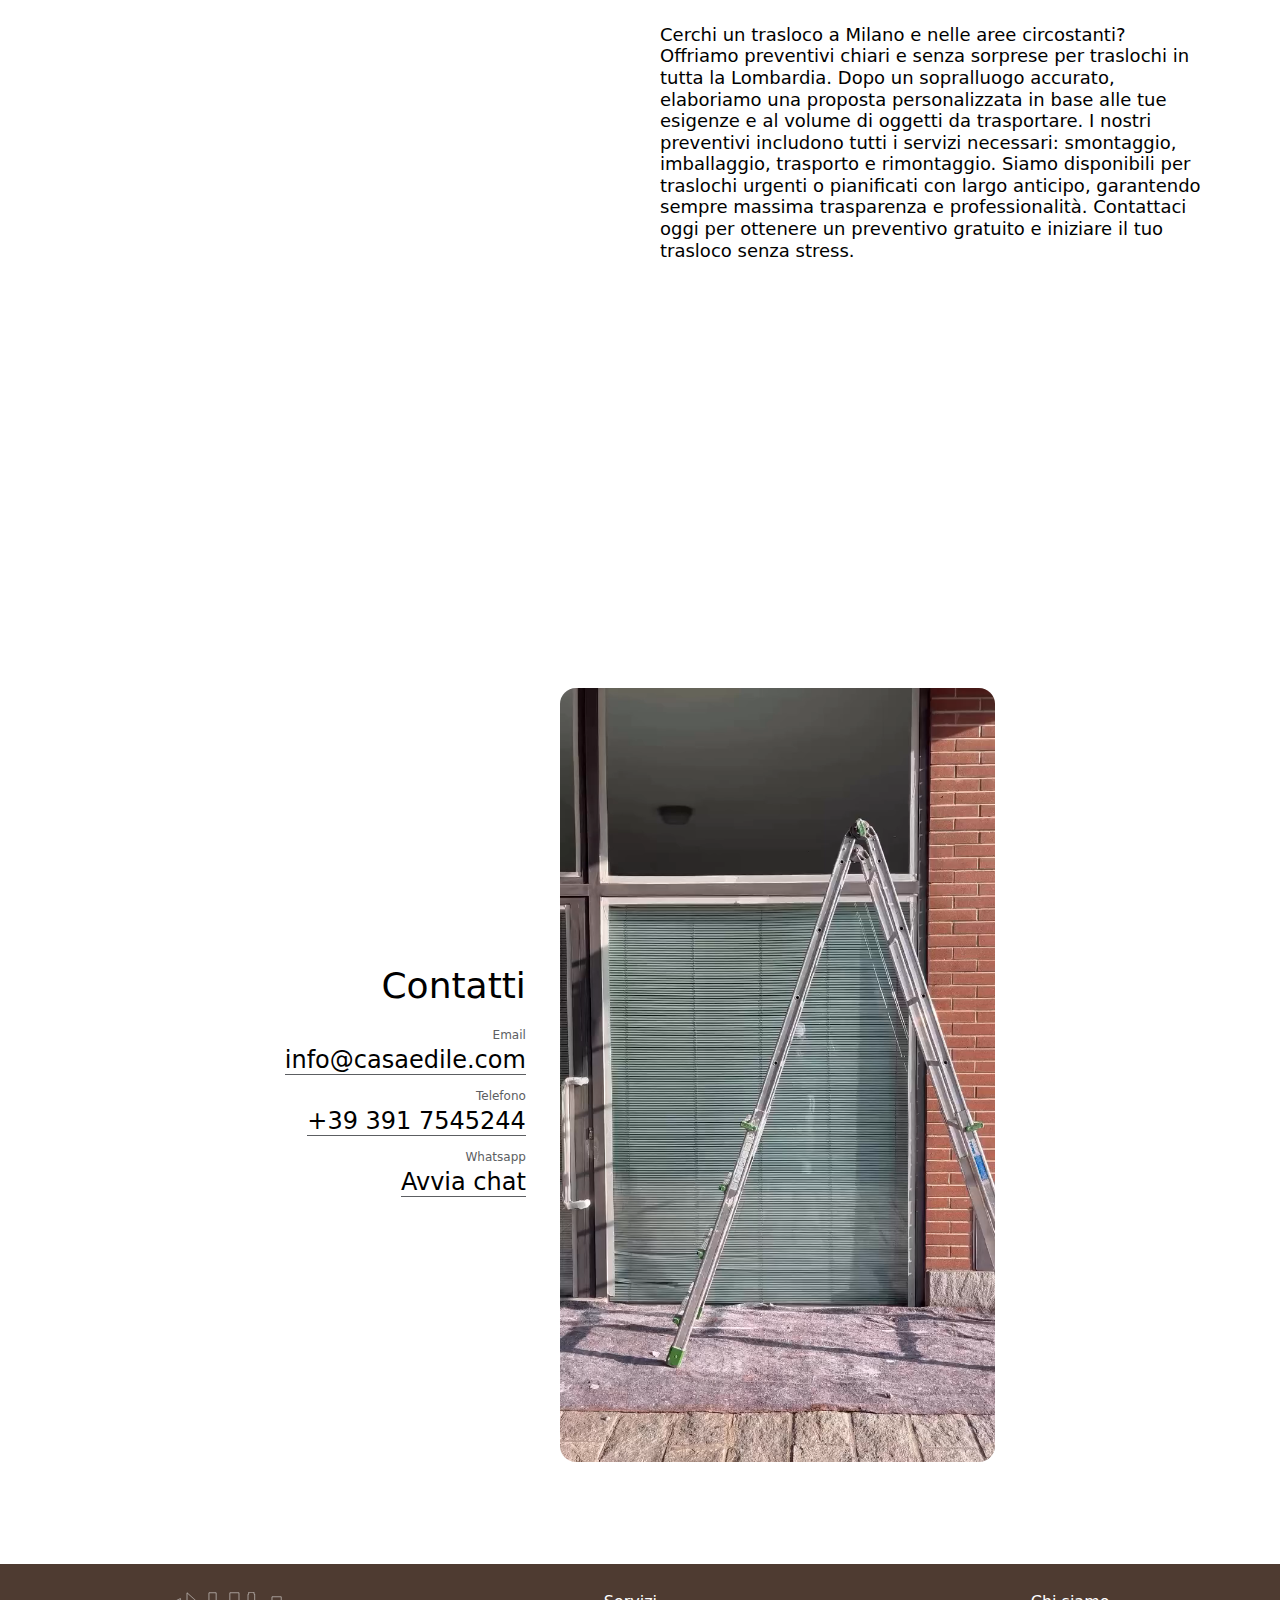
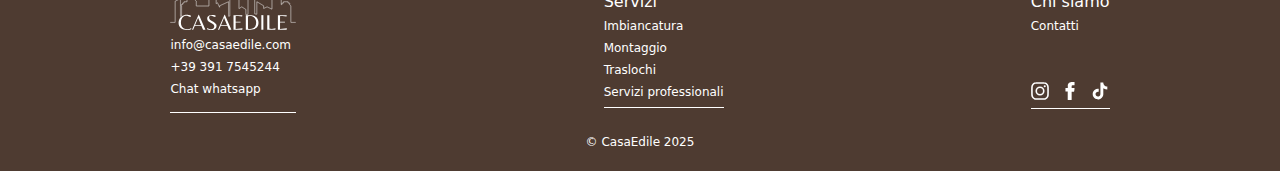
<file: services/traslochi/index.html>
<!DOCTYPE html><html lang="it"> <head><meta charset="UTF-8"><meta name="description" content="Traslochi rapidi e sicuri per privati e aziende a Milano, Bergamo e Monza. Scopri i nostri servizi personalizzati in tutta la Lombardia. Preventivi gratuiti e assistenza completa!"><meta name="viewport" content="width=device-width, initial-scale=1.0"><link rel="canonical" href="https://casaedile.com/services/traslochi/"><link rel="icon" type="image/svg+xml" href="/favicon.svg"><meta name="generator" content="Astro v5.4.1"><title>Traslochi rapidi e veloci a Milano e in Lombardia | CasaEdile</title><link rel="preconnect" href="https://fonts.googleapis.com"><link rel="preconnect" href="https://fonts.gstatic.com" crossorigin><link href="https://fonts.googleapis.com/css2?family=Belleza&family=Poppins:ital,wght@0,100;0,200;0,300;0,400;0,500;0,600;0,700;0,800;0,900;1,100;1,200;1,300;1,400;1,500;1,600;1,700;1,800;1,900&display=swap" rel="stylesheet"><!-- <link rel="preconnect" href="https://use.typekit.net" />
<link rel="stylesheet" href="https://use.typekit.net/pbh3rlf.css" /> --><meta name="astro-view-transitions-enabled" content="true"><meta name="astro-view-transitions-fallback" content="animate"><script type="module" src="/_astro/ClientRouter.astro_astro_type_script_index_0_lang.Cainpjm5.js"></script><link rel="stylesheet" href="/_astro/chi-siamo.Bkb7Zmq7.css">
<style>.astro-route-announcer{position:absolute;left:0;top:0;clip:rect(0 0 0 0);clip-path:inset(50%);overflow:hidden;white-space:nowrap;width:1px;height:1px}
html{font-family:system-ui,sans-serif;scroll-behavior:smooth}html,body{margin:0}body{overflow-x:hidden}#hero{height:100svh;position:relative}#hero img{height:100%;width:100%;object-fit:cover;object-position:center;filter:brightness(.8);z-index:-1;position:relative}#hero #hero-content{position:absolute;top:30%;margin-left:46px;font-family:poppins;color:#fff}#hero #hero-content h1{font-weight:500;font-size:46px}.paragraph p{font-size:18px}@media (max-width: 360px){#hero #hero-content h1{font-size:34px}}
[data-astro-image]{width:100%;height:auto;object-fit:var(--fit);object-position:var(--pos);aspect-ratio:var(--w) / var(--h)}[data-astro-image=responsive]{max-width:calc(var(--w) * 1px);max-height:calc(var(--h) * 1px)}[data-astro-image=fixed]{width:calc(var(--w) * 1px);height:calc(var(--h) * 1px)}
@keyframes astroFadeInOut{0%{opacity:1}to{opacity:0}}@keyframes astroFadeIn{0%{opacity:0;mix-blend-mode:plus-lighter}to{opacity:1;mix-blend-mode:plus-lighter}}@keyframes astroFadeOut{0%{opacity:1;mix-blend-mode:plus-lighter}to{opacity:0;mix-blend-mode:plus-lighter}}@keyframes astroSlideFromRight{0%{transform:translate(100%)}}@keyframes astroSlideFromLeft{0%{transform:translate(-100%)}}@keyframes astroSlideToRight{to{transform:translate(100%)}}@keyframes astroSlideToLeft{to{transform:translate(-100%)}}@media (prefers-reduced-motion){::view-transition-group(*),::view-transition-old(*),::view-transition-new(*){animation:none!important}[data-astro-transition-scope]{animation:none!important}}
</style><style>.alternate-layout{display:grid;grid-template-columns:1fr;gap:40px;margin:28px}@media (min-width: 768px){.alternate-layout{grid-template-columns:repeat(2,1fr);margin:78px}}@media (max-width: 400px){.alternate-layout{margin:18px}}.alternate-layout>div{display:flex;flex-direction:column;align-items:center;justify-content:center;width:100%;height:100svh}.alternate-layout>div>div{margin:64px}.alternate-layout .text p{font-size:18px;line-height:1.2}.alternate-layout .hero{height:100svh;margin:auto}.alternate-layout video,.alternate-layout img{height:80svh;object-fit:cover;border-radius:20px;clip-path:polygon(0% 0%,0% 0%,0% 0%,0% 0%)}.alternate-layout .media-container video{width:auto}.alternate-layout .media-container img{width:100%}.alternate-layout .right img,.alternate-layout .right video{clip-path:polygon(100% 0%,100% 0%,100% 0%,100% 0%)}.alternate-layout .right{align-self:flex-end}.alternate-layout .text h3{font-size:22px}@media (max-width: 768px){.alternate-layout video,.alternate-layout img{width:100%}.alternate-layout>div{height:auto}}
</style><style>.contact-layout{display:flex;gap:34px;align-items:center;justify-content:center;margin:46px 0;height:98svh}.contact-layout .contacts{display:flex;flex-direction:column;align-items:flex-end;justify-content:center;height:90svh}.contact-layout .contacts #contact-fg{display:flex;flex-direction:column;align-items:flex-end;justify-content:center}.contact-layout .contacts .title{font-size:36px;margin:22px 0}.contact-layout .contacts a{text-decoration:none;color:var(--textColor)}.contact-layout .contacts .sub-con{font-size:12px;color:#5c5e62}.contact-layout .contacts .con{font-weight:200;font-size:24px;margin:4px 0 14px;border-bottom:1px solid #5c5e62}.contacts{position:relative;height:fit-content}.contact-layout .contacts #contact-bg{height:300px;width:240px;position:absolute;top:64px;right:-20px}.contact-layout .contacts #contact-bg #bg{height:300px;width:240px;background-color:#e4c199;position:absolute;top:0;right:0;border-radius:12px;z-index:0}.contact-layout .contacts #contact-bg #fg{position:absolute;top:12px;left:68px;width:160px;height:304px;z-index:1;border:2px solid #8d8d8d;border-radius:8px}.contact-layout .video{max-width:40%;border-radius:10px}.contact-layout .video video{max-height:86svh}@media (max-width: 920px){.contact-layout{flex-direction:column-reverse;height:inherit}.contact-layout .contacts #contact-fg{align-items:stretch;justify-content:center}.contact-layout .video{max-width:80%}}
</style><style>video[data-astro-cid-c6ixmeqx]{border-radius:16px;width:100%}
</style><style>[data-astro-transition-scope="astro-sghdwdv3-1"] { view-transition-name: __2f__astro_2fmoving-1_2eDsKIWTM7_2ejpg; }@layer astro { ::view-transition-old(__2f__astro_2fmoving-1_2eDsKIWTM7_2ejpg) { 
	animation-duration: 180ms;
	animation-timing-function: cubic-bezier(0.76, 0, 0.24, 1);
	animation-fill-mode: both;
	animation-name: astroFadeOut; }::view-transition-new(__2f__astro_2fmoving-1_2eDsKIWTM7_2ejpg) { 
	animation-duration: 180ms;
	animation-timing-function: cubic-bezier(0.76, 0, 0.24, 1);
	animation-fill-mode: both;
	animation-name: astroFadeIn; }[data-astro-transition=back]::view-transition-old(__2f__astro_2fmoving-1_2eDsKIWTM7_2ejpg) { 
	animation-duration: 180ms;
	animation-timing-function: cubic-bezier(0.76, 0, 0.24, 1);
	animation-fill-mode: both;
	animation-name: astroFadeOut; }[data-astro-transition=back]::view-transition-new(__2f__astro_2fmoving-1_2eDsKIWTM7_2ejpg) { 
	animation-duration: 180ms;
	animation-timing-function: cubic-bezier(0.76, 0, 0.24, 1);
	animation-fill-mode: both;
	animation-name: astroFadeIn; } }[data-astro-transition-fallback="old"] [data-astro-transition-scope="astro-sghdwdv3-1"],
			[data-astro-transition-fallback="old"][data-astro-transition-scope="astro-sghdwdv3-1"] { 
	animation-duration: 180ms;
	animation-timing-function: cubic-bezier(0.76, 0, 0.24, 1);
	animation-fill-mode: both;
	animation-name: astroFadeOut; }[data-astro-transition-fallback="new"] [data-astro-transition-scope="astro-sghdwdv3-1"],
			[data-astro-transition-fallback="new"][data-astro-transition-scope="astro-sghdwdv3-1"] { 
	animation-duration: 180ms;
	animation-timing-function: cubic-bezier(0.76, 0, 0.24, 1);
	animation-fill-mode: both;
	animation-name: astroFadeIn; }[data-astro-transition=back][data-astro-transition-fallback="old"] [data-astro-transition-scope="astro-sghdwdv3-1"],
			[data-astro-transition=back][data-astro-transition-fallback="old"][data-astro-transition-scope="astro-sghdwdv3-1"] { 
	animation-duration: 180ms;
	animation-timing-function: cubic-bezier(0.76, 0, 0.24, 1);
	animation-fill-mode: both;
	animation-name: astroFadeOut; }[data-astro-transition=back][data-astro-transition-fallback="new"] [data-astro-transition-scope="astro-sghdwdv3-1"],
			[data-astro-transition=back][data-astro-transition-fallback="new"][data-astro-transition-scope="astro-sghdwdv3-1"] { 
	animation-duration: 180ms;
	animation-timing-function: cubic-bezier(0.76, 0, 0.24, 1);
	animation-fill-mode: both;
	animation-name: astroFadeIn; }</style></head> <body> <header id="header" data-astro-cid-hnhh3bfe> <div class="header-content" data-astro-cid-hnhh3bfe> <div class="logo" data-astro-cid-hnhh3bfe> <a href="/" data-astro-cid-hnhh3bfe> <img src="/_astro/logo-extended_white.JOrFjW1k_Z1J7stb.svg" id="logo-white" alt="logo casaedile" width="126" height="38" loading="lazy" decoding="async"> <img src="/_astro/logo-extended_dark.B0s3GiE3_TBhYn.svg" id="logo-dark" alt="logo casaedile" width="126" height="38" loading="lazy" decoding="async"> </a> </div> <nav class="services" data-astro-cid-hnhh3bfe> <a href="/services/imbiancatura-tinteggiatura" data-astro-cid-hnhh3bfe>Imbiancatura</a><a href="/services/traslochi" data-astro-cid-hnhh3bfe>Traslochi</a><a href="/services/montaggio" data-astro-cid-hnhh3bfe>Montaggio</a><a href="/services/servizi-professionali" data-astro-cid-hnhh3bfe>Servizi professionali</a> </nav> <!-- <div class="call-to-action">
      <a href="/contacts">
        <button class="btn">
          <span> Contattaci </span>
        </button>
      </a>
    </div> --> <div class="socials" data-astro-cid-hnhh3bfe> <div class="socials" data-astro-cid-47w6s6lx> <div class="instagram logo" data-astro-cid-47w6s6lx> <a target="_blank" href="https://www.instagram.com/casaedile/" data-astro-cid-47w6s6lx> <svg xmlns="http://www.w3.org/2000/svg" viewBox="0 0 512 512" data-astro-cid-47w6s6lx> <path d="M256,49.471c67.266,0,75.233.257,101.8,1.469,24.562,1.121,37.9,5.224,46.778,8.674a78.052,78.052,0,0,1,28.966,18.845,78.052,78.052,0,0,1,18.845,28.966c3.45,8.877,7.554,22.216,8.674,46.778,1.212,26.565,1.469,34.532,1.469,101.8s-0.257,75.233-1.469,101.8c-1.121,24.562-5.225,37.9-8.674,46.778a83.427,83.427,0,0,1-47.811,47.811c-8.877,3.45-22.216,7.554-46.778,8.674-26.56,1.212-34.527,1.469-101.8,1.469s-75.237-.257-101.8-1.469c-24.562-1.121-37.9-5.225-46.778-8.674a78.051,78.051,0,0,1-28.966-18.845,78.053,78.053,0,0,1-18.845-28.966c-3.45-8.877-7.554-22.216-8.674-46.778-1.212-26.564-1.469-34.532-1.469-101.8s0.257-75.233,1.469-101.8c1.121-24.562,5.224-37.9,8.674-46.778A78.052,78.052,0,0,1,78.458,78.458a78.053,78.053,0,0,1,28.966-18.845c8.877-3.45,22.216-7.554,46.778-8.674,26.565-1.212,34.532-1.469,101.8-1.469m0-45.391c-68.418,0-77,.29-103.866,1.516-26.815,1.224-45.127,5.482-61.151,11.71a123.488,123.488,0,0,0-44.62,29.057A123.488,123.488,0,0,0,17.3,90.982C11.077,107.007,6.819,125.319,5.6,152.134,4.369,179,4.079,187.582,4.079,256S4.369,333,5.6,359.866c1.224,26.815,5.482,45.127,11.71,61.151a123.489,123.489,0,0,0,29.057,44.62,123.486,123.486,0,0,0,44.62,29.057c16.025,6.228,34.337,10.486,61.151,11.71,26.87,1.226,35.449,1.516,103.866,1.516s77-.29,103.866-1.516c26.815-1.224,45.127-5.482,61.151-11.71a128.817,128.817,0,0,0,73.677-73.677c6.228-16.025,10.486-34.337,11.71-61.151,1.226-26.87,1.516-35.449,1.516-103.866s-0.29-77-1.516-103.866c-1.224-26.815-5.482-45.127-11.71-61.151a123.486,123.486,0,0,0-29.057-44.62A123.487,123.487,0,0,0,421.018,17.3C404.993,11.077,386.681,6.819,359.866,5.6,333,4.369,324.418,4.079,256,4.079h0Z" data-astro-cid-47w6s6lx></path> <path d="M256,126.635A129.365,129.365,0,1,0,385.365,256,129.365,129.365,0,0,0,256,126.635Zm0,213.338A83.973,83.973,0,1,1,339.974,256,83.974,83.974,0,0,1,256,339.973Z" data-astro-cid-47w6s6lx></path> <circle cx="390.476" cy="121.524" r="30.23" data-astro-cid-47w6s6lx></circle> </svg> </a> </div> <div class="facebook logo" data-astro-cid-47w6s6lx> <a target="_blank" href="https://www.facebook.com/profile.php?id=61568533520213" data-astro-cid-47w6s6lx> <svg height="800px" width="800px" version="1.1" id="Layer_1" xmlns="http://www.w3.org/2000/svg" xmlns:xlink="http://www.w3.org/1999/xlink" viewBox="0 0 310 310" xml:space="preserve" data-astro-cid-47w6s6lx> <g id="XMLID_834_" data-astro-cid-47w6s6lx> <path id="XMLID_835_" d="M81.703,165.106h33.981V305c0,2.762,2.238,5,5,5h57.616c2.762,0,5-2.238,5-5V165.765h39.064
       c2.54,0,4.677-1.906,4.967-4.429l5.933-51.502c0.163-1.417-0.286-2.836-1.234-3.899c-0.949-1.064-2.307-1.673-3.732-1.673h-44.996
       V71.978c0-9.732,5.24-14.667,15.576-14.667c1.473,0,29.42,0,29.42,0c2.762,0,5-2.239,5-5V5.037c0-2.762-2.238-5-5-5h-40.545
       C187.467,0.023,186.832,0,185.896,0c-7.035,0-31.488,1.381-50.804,19.151c-21.402,19.692-18.427,43.27-17.716,47.358v37.752H81.703
       c-2.762,0-5,2.238-5,5v50.844C76.703,162.867,78.941,165.106,81.703,165.106z" data-astro-cid-47w6s6lx></path> </g> </svg> </a> </div> <!-- <div class="youtube logo">
    <a target="_blank" href="https://www.instagram.com/casaedile/">
      <svg
        id="Layer_1"
        data-name="Layer 1"
        xmlns="http://www.w3.org/2000/svg"
        viewBox="0 0 71.41 50"
      >
        <path
          class="cls-1"
          d="M69.94,7.82c-.82-3.06-3.24-5.47-6.29-6.29-5.59-1.53-27.94-1.53-27.94-1.53,0,0-22.35,0-27.94,1.47-3,.82-5.47,3.29-6.29,6.35C0,13.41,0,25,0,25c0,0,0,11.65,1.47,17.18.82,3.06,3.24,5.47,6.29,6.29,5.65,1.53,27.94,1.53,27.94,1.53,0,0,22.35,0,27.94-1.47,3.06-.82,5.47-3.24,6.29-6.29,1.47-5.59,1.47-17.18,1.47-17.18,0,0,.06-11.65-1.47-17.24ZM28.59,35.71V14.29l18.59,10.71-18.59,10.71Z"
        ></path>
      </svg>
    </a>
  </div> --> <div class="tiktok logo" data-astro-cid-47w6s6lx> <a target="_blank" href="https://www.tiktok.com/@casaedile" data-astro-cid-47w6s6lx> <svg xmlns="http://www.w3.org/2000/svg" fill="#000000" width="800px" height="800px" viewBox="0 0 512 512" id="icons" data-astro-cid-47w6s6lx><path d="M412.19,118.66a109.27,109.27,0,0,1-9.45-5.5,132.87,132.87,0,0,1-24.27-20.62c-18.1-20.71-24.86-41.72-27.35-56.43h.1C349.14,23.9,350,16,350.13,16H267.69V334.78c0,4.28,0,8.51-.18,12.69,0,.52-.05,1-.08,1.56,0,.23,0,.47-.05.71,0,.06,0,.12,0,.18a70,70,0,0,1-35.22,55.56,68.8,68.8,0,0,1-34.11,9c-38.41,0-69.54-31.32-69.54-70s31.13-70,69.54-70a68.9,68.9,0,0,1,21.41,3.39l.1-83.94a153.14,153.14,0,0,0-118,34.52,161.79,161.79,0,0,0-35.3,43.53c-3.48,6-16.61,30.11-18.2,69.24-1,22.21,5.67,45.22,8.85,54.73v.2c2,5.6,9.75,24.71,22.38,40.82A167.53,167.53,0,0,0,115,470.66v-.2l.2.2C155.11,497.78,199.36,496,199.36,496c7.66-.31,33.32,0,62.46-13.81,32.32-15.31,50.72-38.12,50.72-38.12a158.46,158.46,0,0,0,27.64-45.93c7.46-19.61,9.95-43.13,9.95-52.53V176.49c1,.6,14.32,9.41,14.32,9.41s19.19,12.3,49.13,20.31c21.48,5.7,50.42,6.9,50.42,6.9V131.27C453.86,132.37,433.27,129.17,412.19,118.66Z" data-astro-cid-47w6s6lx></path></svg> </a> </div> </div>  </div> <button class="menu-button" id="menuButton" data-astro-cid-hnhh3bfe> &#9776; </button> </div> </header> <div class="drawer" id="drawer" data-astro-cid-hnhh3bfe> <div id="drawer-content" data-astro-cid-hnhh3bfe> <div id="drawer-header" data-astro-cid-hnhh3bfe> <button id="close-menu-button" data-astro-cid-hnhh3bfe> <svg xmlns="http://www.w3.org/2000/svg" height="20px" viewBox="0 -960 960 960" width="20px" fill="#5f6368" data-astro-cid-hnhh3bfe><path d="m291-240-51-51 189-189-189-189 51-51 189 189 189-189 51 51-189 189 189 189-51 51-189-189-189 189Z" data-astro-cid-hnhh3bfe></path></svg> </button> </div> <div id="drawer-menu" data-astro-cid-hnhh3bfe> <nav class="services" data-astro-cid-hnhh3bfe> <div class="menu-section" data-astro-cid-hnhh3bfe> <a href="/services/imbiancatura-tinteggiatura" data-astro-cid-hnhh3bfe> <span data-astro-cid-hnhh3bfe> Imbiancatura </span> <svg xmlns="http://www.w3.org/2000/svg" height="20px" viewBox="0 -960 960 960" width="20px" fill="#5f6368"> <path d="M522-480 333-669l51-51 240 240-240 240-51-51 189-189Z"></path> </svg> </a><a href="/services/traslochi" data-astro-cid-hnhh3bfe> <span data-astro-cid-hnhh3bfe> Traslochi </span> <svg xmlns="http://www.w3.org/2000/svg" height="20px" viewBox="0 -960 960 960" width="20px" fill="#5f6368"> <path d="M522-480 333-669l51-51 240 240-240 240-51-51 189-189Z"></path> </svg> </a><a href="/services/montaggio" data-astro-cid-hnhh3bfe> <span data-astro-cid-hnhh3bfe> Montaggio </span> <svg xmlns="http://www.w3.org/2000/svg" height="20px" viewBox="0 -960 960 960" width="20px" fill="#5f6368"> <path d="M522-480 333-669l51-51 240 240-240 240-51-51 189-189Z"></path> </svg> </a><a href="/services/servizi-professionali" data-astro-cid-hnhh3bfe> <span data-astro-cid-hnhh3bfe> Servizi professionali </span> <svg xmlns="http://www.w3.org/2000/svg" height="20px" viewBox="0 -960 960 960" width="20px" fill="#5f6368"> <path d="M522-480 333-669l51-51 240 240-240 240-51-51 189-189Z"></path> </svg> </a> </div><div class="menu-section" data-astro-cid-hnhh3bfe> <a href="/contacts" data-astro-cid-hnhh3bfe> <span data-astro-cid-hnhh3bfe> Contatti </span> <svg xmlns="http://www.w3.org/2000/svg" height="20px" viewBox="0 -960 960 960" width="20px" fill="#5f6368"> <path d="M522-480 333-669l51-51 240 240-240 240-51-51 189-189Z"></path> </svg> </a><a href="/chi-siamo" data-astro-cid-hnhh3bfe> <span data-astro-cid-hnhh3bfe> Chi siamo </span> <svg xmlns="http://www.w3.org/2000/svg" height="20px" viewBox="0 -960 960 960" width="20px" fill="#5f6368"> <path d="M522-480 333-669l51-51 240 240-240 240-51-51 189-189Z"></path> </svg> </a> </div> </nav> <div class="call-to-action" data-astro-cid-hnhh3bfe> <div class="socials" data-astro-cid-47w6s6lx> <div class="instagram logo" data-astro-cid-47w6s6lx> <a target="_blank" href="https://www.instagram.com/casaedile/" data-astro-cid-47w6s6lx> <svg xmlns="http://www.w3.org/2000/svg" viewBox="0 0 512 512" data-astro-cid-47w6s6lx> <path d="M256,49.471c67.266,0,75.233.257,101.8,1.469,24.562,1.121,37.9,5.224,46.778,8.674a78.052,78.052,0,0,1,28.966,18.845,78.052,78.052,0,0,1,18.845,28.966c3.45,8.877,7.554,22.216,8.674,46.778,1.212,26.565,1.469,34.532,1.469,101.8s-0.257,75.233-1.469,101.8c-1.121,24.562-5.225,37.9-8.674,46.778a83.427,83.427,0,0,1-47.811,47.811c-8.877,3.45-22.216,7.554-46.778,8.674-26.56,1.212-34.527,1.469-101.8,1.469s-75.237-.257-101.8-1.469c-24.562-1.121-37.9-5.225-46.778-8.674a78.051,78.051,0,0,1-28.966-18.845,78.053,78.053,0,0,1-18.845-28.966c-3.45-8.877-7.554-22.216-8.674-46.778-1.212-26.564-1.469-34.532-1.469-101.8s0.257-75.233,1.469-101.8c1.121-24.562,5.224-37.9,8.674-46.778A78.052,78.052,0,0,1,78.458,78.458a78.053,78.053,0,0,1,28.966-18.845c8.877-3.45,22.216-7.554,46.778-8.674,26.565-1.212,34.532-1.469,101.8-1.469m0-45.391c-68.418,0-77,.29-103.866,1.516-26.815,1.224-45.127,5.482-61.151,11.71a123.488,123.488,0,0,0-44.62,29.057A123.488,123.488,0,0,0,17.3,90.982C11.077,107.007,6.819,125.319,5.6,152.134,4.369,179,4.079,187.582,4.079,256S4.369,333,5.6,359.866c1.224,26.815,5.482,45.127,11.71,61.151a123.489,123.489,0,0,0,29.057,44.62,123.486,123.486,0,0,0,44.62,29.057c16.025,6.228,34.337,10.486,61.151,11.71,26.87,1.226,35.449,1.516,103.866,1.516s77-.29,103.866-1.516c26.815-1.224,45.127-5.482,61.151-11.71a128.817,128.817,0,0,0,73.677-73.677c6.228-16.025,10.486-34.337,11.71-61.151,1.226-26.87,1.516-35.449,1.516-103.866s-0.29-77-1.516-103.866c-1.224-26.815-5.482-45.127-11.71-61.151a123.486,123.486,0,0,0-29.057-44.62A123.487,123.487,0,0,0,421.018,17.3C404.993,11.077,386.681,6.819,359.866,5.6,333,4.369,324.418,4.079,256,4.079h0Z" data-astro-cid-47w6s6lx></path> <path d="M256,126.635A129.365,129.365,0,1,0,385.365,256,129.365,129.365,0,0,0,256,126.635Zm0,213.338A83.973,83.973,0,1,1,339.974,256,83.974,83.974,0,0,1,256,339.973Z" data-astro-cid-47w6s6lx></path> <circle cx="390.476" cy="121.524" r="30.23" data-astro-cid-47w6s6lx></circle> </svg> </a> </div> <div class="facebook logo" data-astro-cid-47w6s6lx> <a target="_blank" href="https://www.facebook.com/profile.php?id=61568533520213" data-astro-cid-47w6s6lx> <svg height="800px" width="800px" version="1.1" id="Layer_1" xmlns="http://www.w3.org/2000/svg" xmlns:xlink="http://www.w3.org/1999/xlink" viewBox="0 0 310 310" xml:space="preserve" data-astro-cid-47w6s6lx> <g id="XMLID_834_" data-astro-cid-47w6s6lx> <path id="XMLID_835_" d="M81.703,165.106h33.981V305c0,2.762,2.238,5,5,5h57.616c2.762,0,5-2.238,5-5V165.765h39.064
       c2.54,0,4.677-1.906,4.967-4.429l5.933-51.502c0.163-1.417-0.286-2.836-1.234-3.899c-0.949-1.064-2.307-1.673-3.732-1.673h-44.996
       V71.978c0-9.732,5.24-14.667,15.576-14.667c1.473,0,29.42,0,29.42,0c2.762,0,5-2.239,5-5V5.037c0-2.762-2.238-5-5-5h-40.545
       C187.467,0.023,186.832,0,185.896,0c-7.035,0-31.488,1.381-50.804,19.151c-21.402,19.692-18.427,43.27-17.716,47.358v37.752H81.703
       c-2.762,0-5,2.238-5,5v50.844C76.703,162.867,78.941,165.106,81.703,165.106z" data-astro-cid-47w6s6lx></path> </g> </svg> </a> </div> <!-- <div class="youtube logo">
    <a target="_blank" href="https://www.instagram.com/casaedile/">
      <svg
        id="Layer_1"
        data-name="Layer 1"
        xmlns="http://www.w3.org/2000/svg"
        viewBox="0 0 71.41 50"
      >
        <path
          class="cls-1"
          d="M69.94,7.82c-.82-3.06-3.24-5.47-6.29-6.29-5.59-1.53-27.94-1.53-27.94-1.53,0,0-22.35,0-27.94,1.47-3,.82-5.47,3.29-6.29,6.35C0,13.41,0,25,0,25c0,0,0,11.65,1.47,17.18.82,3.06,3.24,5.47,6.29,6.29,5.65,1.53,27.94,1.53,27.94,1.53,0,0,22.35,0,27.94-1.47,3.06-.82,5.47-3.24,6.29-6.29,1.47-5.59,1.47-17.18,1.47-17.18,0,0,.06-11.65-1.47-17.24ZM28.59,35.71V14.29l18.59,10.71-18.59,10.71Z"
        ></path>
      </svg>
    </a>
  </div> --> <div class="tiktok logo" data-astro-cid-47w6s6lx> <a target="_blank" href="https://www.tiktok.com/@casaedile" data-astro-cid-47w6s6lx> <svg xmlns="http://www.w3.org/2000/svg" fill="#000000" width="800px" height="800px" viewBox="0 0 512 512" id="icons" data-astro-cid-47w6s6lx><path d="M412.19,118.66a109.27,109.27,0,0,1-9.45-5.5,132.87,132.87,0,0,1-24.27-20.62c-18.1-20.71-24.86-41.72-27.35-56.43h.1C349.14,23.9,350,16,350.13,16H267.69V334.78c0,4.28,0,8.51-.18,12.69,0,.52-.05,1-.08,1.56,0,.23,0,.47-.05.71,0,.06,0,.12,0,.18a70,70,0,0,1-35.22,55.56,68.8,68.8,0,0,1-34.11,9c-38.41,0-69.54-31.32-69.54-70s31.13-70,69.54-70a68.9,68.9,0,0,1,21.41,3.39l.1-83.94a153.14,153.14,0,0,0-118,34.52,161.79,161.79,0,0,0-35.3,43.53c-3.48,6-16.61,30.11-18.2,69.24-1,22.21,5.67,45.22,8.85,54.73v.2c2,5.6,9.75,24.71,22.38,40.82A167.53,167.53,0,0,0,115,470.66v-.2l.2.2C155.11,497.78,199.36,496,199.36,496c7.66-.31,33.32,0,62.46-13.81,32.32-15.31,50.72-38.12,50.72-38.12a158.46,158.46,0,0,0,27.64-45.93c7.46-19.61,9.95-43.13,9.95-52.53V176.49c1,.6,14.32,9.41,14.32,9.41s19.19,12.3,49.13,20.31c21.48,5.7,50.42,6.9,50.42,6.9V131.27C453.86,132.37,433.27,129.17,412.19,118.66Z" data-astro-cid-47w6s6lx></path></svg> </a> </div> </div>  </div> <!-- <div class="call-to-action">
        <Button
          class:list={["btn"]}
          bgColor="#0000000d"
          textColor="black"
          to="/contacts">Contattaci</Button
        >
      </div> --> </div> </div> </div> <script>
  document.addEventListener("DOMContentLoaded", () => {
    initHeader();
  });

  document.addEventListener("astro:after-swap", () => {
    initHeader();
  });

  function initHeader() {
    let lastScrollY = window.scrollY;
    const header = document.getElementById("header");
    const menuButton = document.getElementById("menuButton");
    const closeMenuButton = document.getElementById("close-menu-button");
    const drawer = document.getElementById("drawer");

    function handleScroll() {
      if (window.scrollY > lastScrollY && lastScrollY > 0) {
        header.classList.add("header-hidden");
      } else {
        header.classList.remove("header-hidden");
      }

      if (window.scrollY > 0) {
        header.classList.add("scrolled");
      } else {
        header.classList.remove("scrolled");
      }

      lastScrollY = window.scrollY;
    }

    window.addEventListener("scroll", () => {
      handleScroll();
    });

    function toggleDrawer() {
      drawer.classList.toggle("active");

      document.body.style.overflow =
        document.body.style.overflow === "hidden" ? "initial" : "hidden";
    }

    closeMenuButton.addEventListener("click", toggleDrawer);
    menuButton.addEventListener("click", toggleDrawer);
  }
</script>   <div id="hero"> <div id="hero-content"> <h1>Traslochi rapidi e veloci a Milano e in Lombardia</h1> </div> <img src="/_astro/moving-1.DsKIWTM7_1DRzXR.webp" srcset="/_astro/moving-1.DsKIWTM7_15G6em.webp 640w, /_astro/moving-1.DsKIWTM7_Z1A6y7q.webp 750w, /_astro/moving-1.DsKIWTM7_Z2boDbc.webp 828w, /_astro/moving-1.DsKIWTM7_Z1LFUMi.webp 1080w, /_astro/moving-1.DsKIWTM7_ZA0bUh.webp 1280w, /_astro/moving-1.DsKIWTM7_1NCp13.webp 1668w, /_astro/moving-1.DsKIWTM7_Z2uRV8K.webp 2048w, /_astro/moving-1.DsKIWTM7_Z1prKB5.webp 2560w, /_astro/moving-1.DsKIWTM7_1DRzXR.webp 5898w" alt="Traslochi a Milano - Furgone durante un trasloco" data-astro-transition-scope="astro-sghdwdv3-1" sizes="(min-width: 5898px) 5898px, 100vw" loading="lazy" decoding="async" fetchpriority="auto" style="--w: 5898; --h: 3932; --fit: cover; --pos: center;" data-astro-image="responsive" width="5898" height="3932" class="hero-img"> </div> <div id="content-container">  <div class="alternate-layout"> <div class="media-container left"><img src="/_astro/moving-2.DGxb6MyU_Apeck.webp" srcset="/_astro/moving-2.DGxb6MyU_ZQLRus.webp 640w, /_astro/moving-2.DGxb6MyU_1wBAWG.webp 750w, /_astro/moving-2.DGxb6MyU_VjvSU.webp 828w, /_astro/moving-2.DGxb6MyU_Z1t1xJu.webp 1080w, /_astro/moving-2.DGxb6MyU_ZhkNRt.webp 1280w, /_astro/moving-2.DGxb6MyU_27hM3Q.webp 1668w, /_astro/moving-2.DGxb6MyU_Z2cdy5W.webp 2048w, /_astro/moving-2.DGxb6MyU_Z16Mnyh.webp 2560w, /_astro/moving-2.DGxb6MyU_Apeck.webp 6000w" alt="image on the left" sizes="(min-width: 6000px) 6000px, 100vw" loading="lazy" decoding="async" fetchpriority="auto" style="--w: 6000; --h: 4000; --fit: cover; --pos: center;" data-astro-image="responsive" width="6000" height="4000"></div><div class="text"><h2 id="servizi-di-traslochi-a-milano-bergamo-monza-e-lombardia">Servizi di traslochi a Milano, Bergamo, Monza e Lombardia</h2><p>Organizza il tuo trasloco senza stress con il nostro servizio di traslochi a Milano, Bergamo, Monza e in tutta la Lombardia. Offriamo soluzioni personalizzate per privati e aziende, garantendo sicurezza e professionalità. Grazie a mezzi moderni e personale qualificato, gestiamo ogni fase del trasloco, dal ritiro al montaggio finale.
Che tu debba spostarti in città o trasferirti fuori regione, siamo qui per aiutarti. Richiedi subito un preventivo gratuito e scopri come possiamo semplificare il tuo trasloco.</p></div><div class="text"><h2 id="traslochi-per-privati-e-aziende">Traslochi per privati e aziende</h2><p>Il nostro servizio di traslochi è pensato per soddisfare le esigenze sia di privati che di aziende. Offriamo soluzioni su misura per case, appartamenti, uffici e negozi, curando ogni dettaglio per garantire un trasloco rapido, sicuro e senza imprevisti. Dalla pianificazione iniziale fino al montaggio finale, il nostro team di esperti lavora con precisione e attenzione per proteggere mobili, oggetti fragili e apparecchiature delicate. Affidati a noi per un servizio affidabile e puntuale, progettato per minimizzare i tempi di fermo e massimizzare la tua soddisfazione.</p></div><div class="media-container right"><img src="/_astro/moving.Bxq9jmpY_vmdAC.webp" srcset="/_astro/moving.Bxq9jmpY_1ppE49.webp 640w, /_astro/moving.Bxq9jmpY_2dLEcH.webp 750w, /_astro/moving.Bxq9jmpY_Z17D0xv.webp 828w, /_astro/moving.Bxq9jmpY_15Yzha.webp 1080w, /_astro/moving.Bxq9jmpY_ZQpr4L.webp 1280w, /_astro/moving.Bxq9jmpY_Z1t3gRm.webp 1668w, /_astro/moving.Bxq9jmpY_Z1JNEaF.webp 2048w, /_astro/moving.Bxq9jmpY_ZSGoM5.webp 2560w, /_astro/moving.Bxq9jmpY_vmdAC.webp 6144w" alt="image on the left" sizes="(min-width: 6144px) 6144px, 100vw" loading="lazy" decoding="async" fetchpriority="auto" style="--w: 6144; --h: 3456; --fit: cover; --pos: center;" data-astro-image="responsive" width="6144" height="3456"></div><div class="media-container left"><img src="/_astro/moving-3.uSSn-Ay6_WrlvV.webp" srcset="/_astro/moving-3.uSSn-Ay6_oIHB8.webp 640w, /_astro/moving-3.uSSn-Ay6_Z2h3VJE.webp 750w, /_astro/moving-3.uSSn-Ay6_2cP70v.webp 828w, /_astro/moving-3.uSSn-Ay6_2jCLRg.webp 1080w, /_astro/moving-3.uSSn-Ay6_Z1yRC4E.webp 1280w, /_astro/moving-3.uSSn-Ay6_OJXQF.webp 1668w, /_astro/moving-3.uSSn-Ay6_1AqLvN.webp 2048w, /_astro/moving-3.uSSn-Ay6_Z2okbKs.webp 2560w, /_astro/moving-3.uSSn-Ay6_WrlvV.webp 3936w" alt="image on the left" sizes="(min-width: 3936px) 3936px, 100vw" loading="lazy" decoding="async" fetchpriority="auto" style="--w: 3936; --h: 2624; --fit: cover; --pos: center;" data-astro-image="responsive" width="3936" height="2624"></div><div class="text"><h3 id="preventivi-traslochi-a-milano-e-dintorni">Preventivi traslochi a Milano e dintorni</h3><p>Cerchi un trasloco a Milano e nelle aree circostanti? Offriamo preventivi chiari e senza sorprese per traslochi in tutta la Lombardia. Dopo un sopralluogo accurato, elaboriamo una proposta personalizzata in base alle tue esigenze e al volume di oggetti da trasportare. I nostri preventivi includono tutti i servizi necessari: smontaggio, imballaggio, trasporto e rimontaggio. Siamo disponibili per traslochi urgenti o pianificati con largo anticipo, garantendo sempre massima trasparenza e professionalità. Contattaci oggi per ottenere un preventivo gratuito e iniziare il tuo trasloco senza stress.</p></div> </div>  <script type="module" src="/_astro/AlternateLayout.astro_astro_type_script_index_0_lang.rfifdnwA.js"></script>
<div class="contact-layout" id="contactform"> <div class="contacts"> <!-- <div id="contact-bg">
      <div id="fg"></div>
      <div id="bg"></div>
    </div> --> <div id="contact-fg"> <div class="title">Contatti</div> <div class="sub-con">Email</div> <div class="con"> <a href="mailto:info@casaedile">info@casaedile.com</a> </div> <div class="sub-con">Telefono</div> <div class="con"> <a href="tel:+393917545244">+39 391 7545244</a> </div> <div class="sub-con">Whatsapp</div> <div class="con"> <a href="https://wa.me/3917545244?text=Ciao%20vorrei%20prenotare%20un%20appuntamento">Avvia chat</a> </div> </div> </div> <div class="video"> <video src="/_astro/chat.DpGLMKQc.mp4" autoplay loop muted="true" playsinline data-astro-cid-c6ixmeqx>
Il tuo browser non supporta il tag video.
</video>  </div> </div>   </div> <footer class="dark" data-astro-cid-mh6itkc3> <div class="main-footer" data-astro-cid-mh6itkc3> <div class="contacts-footer section" data-astro-cid-mh6itkc3> <img src="/_astro/logo-extended_white.JOrFjW1k_Z1J7stb.svg" id="footer-logo" alt="logo casaedile" width="126" height="38" loading="lazy" decoding="async"> <div class="contacts-content" data-astro-cid-mh6itkc3> <a href="mailto:info@casaedile" data-astro-cid-mh6itkc3>info@casaedile.com</a> <a href="tel:+393917545244" data-astro-cid-mh6itkc3>+39 391 7545244</a> <a href="https://wa.me/3917545244?text=Ciao%20vorrei%20prenotare%20un%20appuntamento" data-astro-cid-mh6itkc3>Chat whatsapp</a> </div> </div> <div class="services section" data-astro-cid-mh6itkc3> <a class="header" href="/#services" data-astro-cid-mh6itkc3> Servizi </a> <a href="/services/imbiancatura-tinteggiatura" data-astro-cid-mh6itkc3> Imbiancatura </a> <a href="/services/montaggio" data-astro-cid-mh6itkc3> Montaggio </a> <a href="/services/traslochi" data-astro-cid-mh6itkc3> Traslochi </a> <a href="/services/servizi-professionali" data-astro-cid-mh6itkc3> Servizi professionali </a> </div> <div class="about section" data-astro-cid-mh6itkc3> <a class="header" href="/chi-siamo" data-astro-cid-mh6itkc3> Chi siamo </a> <a href="/contacts" data-astro-cid-mh6itkc3> Contatti </a> <div class="space" data-astro-cid-mh6itkc3></div> <div class="socials" data-astro-cid-47w6s6lx> <div class="instagram logo" data-astro-cid-47w6s6lx> <a target="_blank" href="https://www.instagram.com/casaedile/" data-astro-cid-47w6s6lx> <svg xmlns="http://www.w3.org/2000/svg" viewBox="0 0 512 512" data-astro-cid-47w6s6lx> <path d="M256,49.471c67.266,0,75.233.257,101.8,1.469,24.562,1.121,37.9,5.224,46.778,8.674a78.052,78.052,0,0,1,28.966,18.845,78.052,78.052,0,0,1,18.845,28.966c3.45,8.877,7.554,22.216,8.674,46.778,1.212,26.565,1.469,34.532,1.469,101.8s-0.257,75.233-1.469,101.8c-1.121,24.562-5.225,37.9-8.674,46.778a83.427,83.427,0,0,1-47.811,47.811c-8.877,3.45-22.216,7.554-46.778,8.674-26.56,1.212-34.527,1.469-101.8,1.469s-75.237-.257-101.8-1.469c-24.562-1.121-37.9-5.225-46.778-8.674a78.051,78.051,0,0,1-28.966-18.845,78.053,78.053,0,0,1-18.845-28.966c-3.45-8.877-7.554-22.216-8.674-46.778-1.212-26.564-1.469-34.532-1.469-101.8s0.257-75.233,1.469-101.8c1.121-24.562,5.224-37.9,8.674-46.778A78.052,78.052,0,0,1,78.458,78.458a78.053,78.053,0,0,1,28.966-18.845c8.877-3.45,22.216-7.554,46.778-8.674,26.565-1.212,34.532-1.469,101.8-1.469m0-45.391c-68.418,0-77,.29-103.866,1.516-26.815,1.224-45.127,5.482-61.151,11.71a123.488,123.488,0,0,0-44.62,29.057A123.488,123.488,0,0,0,17.3,90.982C11.077,107.007,6.819,125.319,5.6,152.134,4.369,179,4.079,187.582,4.079,256S4.369,333,5.6,359.866c1.224,26.815,5.482,45.127,11.71,61.151a123.489,123.489,0,0,0,29.057,44.62,123.486,123.486,0,0,0,44.62,29.057c16.025,6.228,34.337,10.486,61.151,11.71,26.87,1.226,35.449,1.516,103.866,1.516s77-.29,103.866-1.516c26.815-1.224,45.127-5.482,61.151-11.71a128.817,128.817,0,0,0,73.677-73.677c6.228-16.025,10.486-34.337,11.71-61.151,1.226-26.87,1.516-35.449,1.516-103.866s-0.29-77-1.516-103.866c-1.224-26.815-5.482-45.127-11.71-61.151a123.486,123.486,0,0,0-29.057-44.62A123.487,123.487,0,0,0,421.018,17.3C404.993,11.077,386.681,6.819,359.866,5.6,333,4.369,324.418,4.079,256,4.079h0Z" data-astro-cid-47w6s6lx></path> <path d="M256,126.635A129.365,129.365,0,1,0,385.365,256,129.365,129.365,0,0,0,256,126.635Zm0,213.338A83.973,83.973,0,1,1,339.974,256,83.974,83.974,0,0,1,256,339.973Z" data-astro-cid-47w6s6lx></path> <circle cx="390.476" cy="121.524" r="30.23" data-astro-cid-47w6s6lx></circle> </svg> </a> </div> <div class="facebook logo" data-astro-cid-47w6s6lx> <a target="_blank" href="https://www.facebook.com/profile.php?id=61568533520213" data-astro-cid-47w6s6lx> <svg height="800px" width="800px" version="1.1" id="Layer_1" xmlns="http://www.w3.org/2000/svg" xmlns:xlink="http://www.w3.org/1999/xlink" viewBox="0 0 310 310" xml:space="preserve" data-astro-cid-47w6s6lx> <g id="XMLID_834_" data-astro-cid-47w6s6lx> <path id="XMLID_835_" d="M81.703,165.106h33.981V305c0,2.762,2.238,5,5,5h57.616c2.762,0,5-2.238,5-5V165.765h39.064
       c2.54,0,4.677-1.906,4.967-4.429l5.933-51.502c0.163-1.417-0.286-2.836-1.234-3.899c-0.949-1.064-2.307-1.673-3.732-1.673h-44.996
       V71.978c0-9.732,5.24-14.667,15.576-14.667c1.473,0,29.42,0,29.42,0c2.762,0,5-2.239,5-5V5.037c0-2.762-2.238-5-5-5h-40.545
       C187.467,0.023,186.832,0,185.896,0c-7.035,0-31.488,1.381-50.804,19.151c-21.402,19.692-18.427,43.27-17.716,47.358v37.752H81.703
       c-2.762,0-5,2.238-5,5v50.844C76.703,162.867,78.941,165.106,81.703,165.106z" data-astro-cid-47w6s6lx></path> </g> </svg> </a> </div> <!-- <div class="youtube logo">
    <a target="_blank" href="https://www.instagram.com/casaedile/">
      <svg
        id="Layer_1"
        data-name="Layer 1"
        xmlns="http://www.w3.org/2000/svg"
        viewBox="0 0 71.41 50"
      >
        <path
          class="cls-1"
          d="M69.94,7.82c-.82-3.06-3.24-5.47-6.29-6.29-5.59-1.53-27.94-1.53-27.94-1.53,0,0-22.35,0-27.94,1.47-3,.82-5.47,3.29-6.29,6.35C0,13.41,0,25,0,25c0,0,0,11.65,1.47,17.18.82,3.06,3.24,5.47,6.29,6.29,5.65,1.53,27.94,1.53,27.94,1.53,0,0,22.35,0,27.94-1.47,3.06-.82,5.47-3.24,6.29-6.29,1.47-5.59,1.47-17.18,1.47-17.18,0,0,.06-11.65-1.47-17.24ZM28.59,35.71V14.29l18.59,10.71-18.59,10.71Z"
        ></path>
      </svg>
    </a>
  </div> --> <div class="tiktok logo" data-astro-cid-47w6s6lx> <a target="_blank" href="https://www.tiktok.com/@casaedile" data-astro-cid-47w6s6lx> <svg xmlns="http://www.w3.org/2000/svg" fill="#000000" width="800px" height="800px" viewBox="0 0 512 512" id="icons" data-astro-cid-47w6s6lx><path d="M412.19,118.66a109.27,109.27,0,0,1-9.45-5.5,132.87,132.87,0,0,1-24.27-20.62c-18.1-20.71-24.86-41.72-27.35-56.43h.1C349.14,23.9,350,16,350.13,16H267.69V334.78c0,4.28,0,8.51-.18,12.69,0,.52-.05,1-.08,1.56,0,.23,0,.47-.05.71,0,.06,0,.12,0,.18a70,70,0,0,1-35.22,55.56,68.8,68.8,0,0,1-34.11,9c-38.41,0-69.54-31.32-69.54-70s31.13-70,69.54-70a68.9,68.9,0,0,1,21.41,3.39l.1-83.94a153.14,153.14,0,0,0-118,34.52,161.79,161.79,0,0,0-35.3,43.53c-3.48,6-16.61,30.11-18.2,69.24-1,22.21,5.67,45.22,8.85,54.73v.2c2,5.6,9.75,24.71,22.38,40.82A167.53,167.53,0,0,0,115,470.66v-.2l.2.2C155.11,497.78,199.36,496,199.36,496c7.66-.31,33.32,0,62.46-13.81,32.32-15.31,50.72-38.12,50.72-38.12a158.46,158.46,0,0,0,27.64-45.93c7.46-19.61,9.95-43.13,9.95-52.53V176.49c1,.6,14.32,9.41,14.32,9.41s19.19,12.3,49.13,20.31c21.48,5.7,50.42,6.9,50.42,6.9V131.27C453.86,132.37,433.27,129.17,412.19,118.66Z" data-astro-cid-47w6s6lx></path></svg> </a> </div> </div>  </div> </div> <div class="footer-cta" data-astro-cid-mh6itkc3> <div data-astro-cid-mh6itkc3> <a href="/" data-astro-cid-mh6itkc3> © CasaEdile 2025 </a> <!-- <a href="/"> - P. IVA 01234567890 </a> --> </div> </div> </footer>  </body></html>
</file>
<file: _astro/chi-siamo.Bkb7Zmq7.css>
.socials[data-astro-cid-47w6s6lx]{display:flex;flex-direction:row;height:18px;gap:12px}.logo[data-astro-cid-47w6s6lx] svg[data-astro-cid-47w6s6lx]{height:18px;width:18px;color:inherit;fill:inherit}.logo[data-astro-cid-47w6s6lx] svg[data-astro-cid-47w6s6lx]:hover{cursor:pointer;transform:scale(1.1) rotate(4deg)}footer[data-astro-cid-mh6itkc3]{display:flex;flex-direction:column;justify-content:center;align-items:center;gap:18px;flex-wrap:wrap;min-height:156px;padding:28px 0 12px}footer[data-astro-cid-mh6itkc3].dark{background-color:#4e3b31;color:#fff;border-color:#fff}footer[data-astro-cid-mh6itkc3].dark .section[data-astro-cid-mh6itkc3]{border-color:#fff}.main-footer[data-astro-cid-mh6itkc3]{display:flex;flex-direction:row;align-items:flex-start;gap:24%;width:100%;justify-content:center}.section[data-astro-cid-mh6itkc3]{display:flex;flex-direction:column;align-items:flex-start;gap:8px;padding-bottom:8px;border-bottom:#5c5e62 1px solid}.contacts-content[data-astro-cid-mh6itkc3]{display:flex;flex-direction:column;gap:8px;margin-bottom:8px}a[data-astro-cid-mh6itkc3]{text-decoration:none;color:#5c5e62;font-size:12px}footer[data-astro-cid-mh6itkc3].dark a[data-astro-cid-mh6itkc3]{color:#fff}footer[data-astro-cid-mh6itkc3].dark .section[data-astro-cid-mh6itkc3]{color:#fff;fill:#fff}a[data-astro-cid-mh6itkc3].header{font-size:16px;font-weight:500}.footer-cta[data-astro-cid-mh6itkc3]{height:28px}.section[data-astro-cid-mh6itkc3].about{height:108px}.space[data-astro-cid-mh6itkc3]{flex:1}@media (max-width: 768px){.main-footer[data-astro-cid-mh6itkc3]{flex-direction:column;gap:18px;align-items:center}.section[data-astro-cid-mh6itkc3]{align-items:center}.section[data-astro-cid-mh6itkc3].about{height:80px}.footer-cta[data-astro-cid-mh6itkc3]{height:28px}.contacts-content[data-astro-cid-mh6itkc3]{align-items:center}}header[data-astro-cid-hnhh3bfe]{position:fixed;top:0;width:100%;background-color:transparent;transition:top .3s,background-color .3s;z-index:10;color:#fff;fill:#fff}header[data-astro-cid-hnhh3bfe].scrolled{background-color:#fff;color:inherit;fill:inherit}header[data-astro-cid-hnhh3bfe].on-white{background-color:#fff;color:inherit;fill:inherit}.header-hidden[data-astro-cid-hnhh3bfe]{top:-100px}.header-content[data-astro-cid-hnhh3bfe]{display:flex;justify-content:space-between;align-items:center;padding:9px 1em}.logo[data-astro-cid-hnhh3bfe] img[data-astro-cid-hnhh3bfe]{height:40px}.services[data-astro-cid-hnhh3bfe] a[data-astro-cid-hnhh3bfe]{margin:0 10px;text-decoration:none;color:inherit}.call-to-action[data-astro-cid-hnhh3bfe] .btn[data-astro-cid-hnhh3bfe]{padding:8px 16px;backdrop-filter:blur(32px);background-color:#0000000d;color:inherit;text-decoration:none;transition:color .33s ease,background-color .33s ease;appearance:button;border-radius:4px;border:none}.call-to-action[data-astro-cid-hnhh3bfe] .btn[data-astro-cid-hnhh3bfe] span[data-astro-cid-hnhh3bfe]{font-size:16px}.menu-button[data-astro-cid-hnhh3bfe]{display:none;font-size:1.5rem;background:none;border:none;cursor:pointer;color:inherit}.drawer[data-astro-cid-hnhh3bfe]{display:none}.drawer[data-astro-cid-hnhh3bfe].active{display:flex;position:fixed;inset:0;width:100%;height:100%;background-color:#fff;z-index:999}.logo[data-astro-cid-hnhh3bfe] a[data-astro-cid-hnhh3bfe],.call-to-action[data-astro-cid-hnhh3bfe] a[data-astro-cid-hnhh3bfe]{text-decoration:none;color:inherit;display:flex;gap:8px;align-items:center;justify-content:center;font-size:18px;font-family:Belleza,sans-serif;font-weight:300;font-style:normal}.call-to-action[data-astro-cid-hnhh3bfe] button[data-astro-cid-hnhh3bfe]{cursor:pointer}#drawer-header[data-astro-cid-hnhh3bfe]{height:64px;display:flex;width:100%;flex-direction:row-reverse;align-items:center;justify-content:space-between}#drawer-header[data-astro-cid-hnhh3bfe] #close-menu-button[data-astro-cid-hnhh3bfe]{background:none;border:none;cursor:pointer;margin:16px}#drawer-content[data-astro-cid-hnhh3bfe]{height:100%;width:100%;display:flex;flex-direction:column;align-items:flex-start}#drawer-menu[data-astro-cid-hnhh3bfe]{width:-webkit-fill-available;display:flex;align-items:flex-start;flex-direction:column;justify-content:space-between;height:100%;padding:22px}#drawer-menu[data-astro-cid-hnhh3bfe] .services[data-astro-cid-hnhh3bfe]{display:flex;flex-direction:column;align-items:flex-start;width:100%;gap:32px}.drawer[data-astro-cid-hnhh3bfe] .menu-section[data-astro-cid-hnhh3bfe]{width:100%}.drawer[data-astro-cid-hnhh3bfe] .services[data-astro-cid-hnhh3bfe] a[data-astro-cid-hnhh3bfe]{display:block;margin:1rem 0;font-size:17px;font-weight:500;display:flex;align-items:center;justify-content:space-between;flex-direction:row;width:100%}.drawer[data-astro-cid-hnhh3bfe] .call-to-action[data-astro-cid-hnhh3bfe]{display:block}.drawer[data-astro-cid-hnhh3bfe] .call-to-action[data-astro-cid-hnhh3bfe]{width:100%}.socials[data-astro-cid-hnhh3bfe]{padding:0 8px}@media (max-width: 768px){.services[data-astro-cid-hnhh3bfe],.call-to-action[data-astro-cid-hnhh3bfe],.socials[data-astro-cid-hnhh3bfe]{display:none}.menu-button[data-astro-cid-hnhh3bfe]{display:block}}header #logo-white{display:block}header #logo-dark{display:none}header.scrolled #logo-white{display:none}header.scrolled #logo-dark{display:block}
</file>
